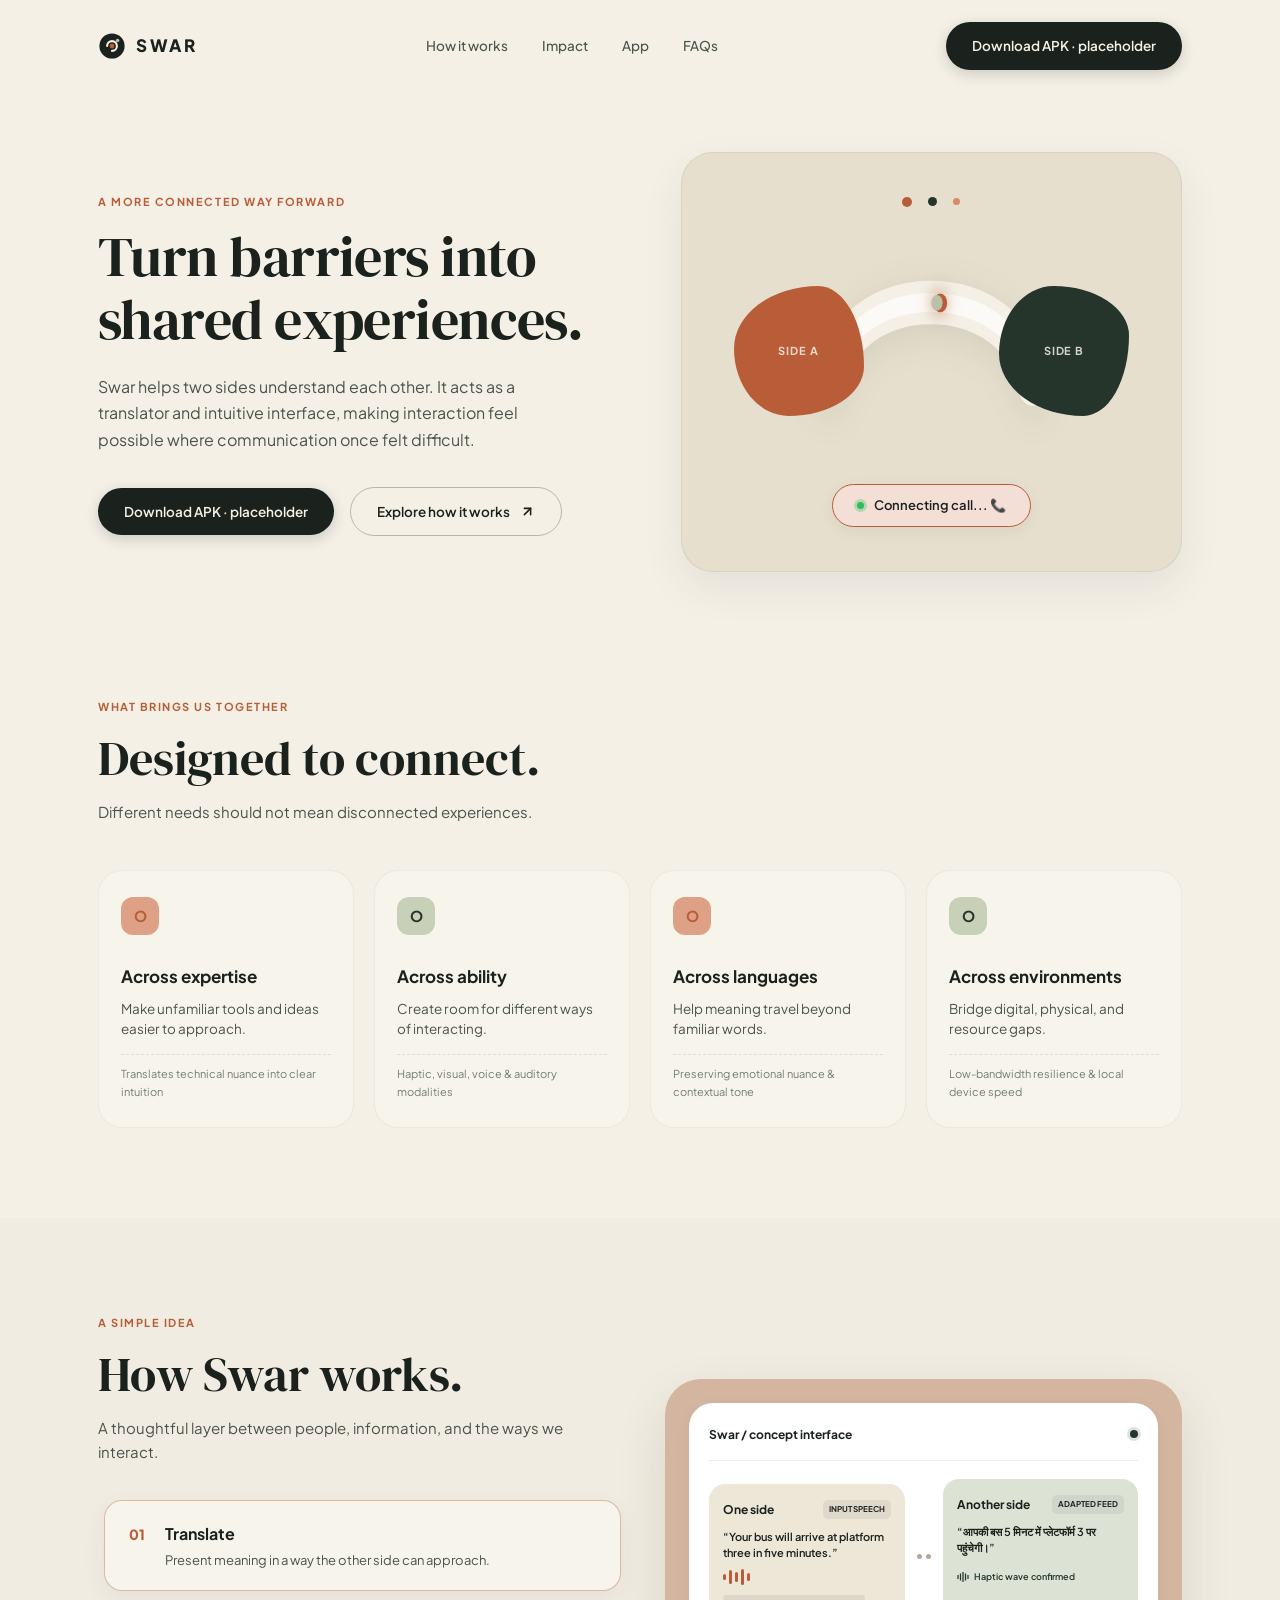
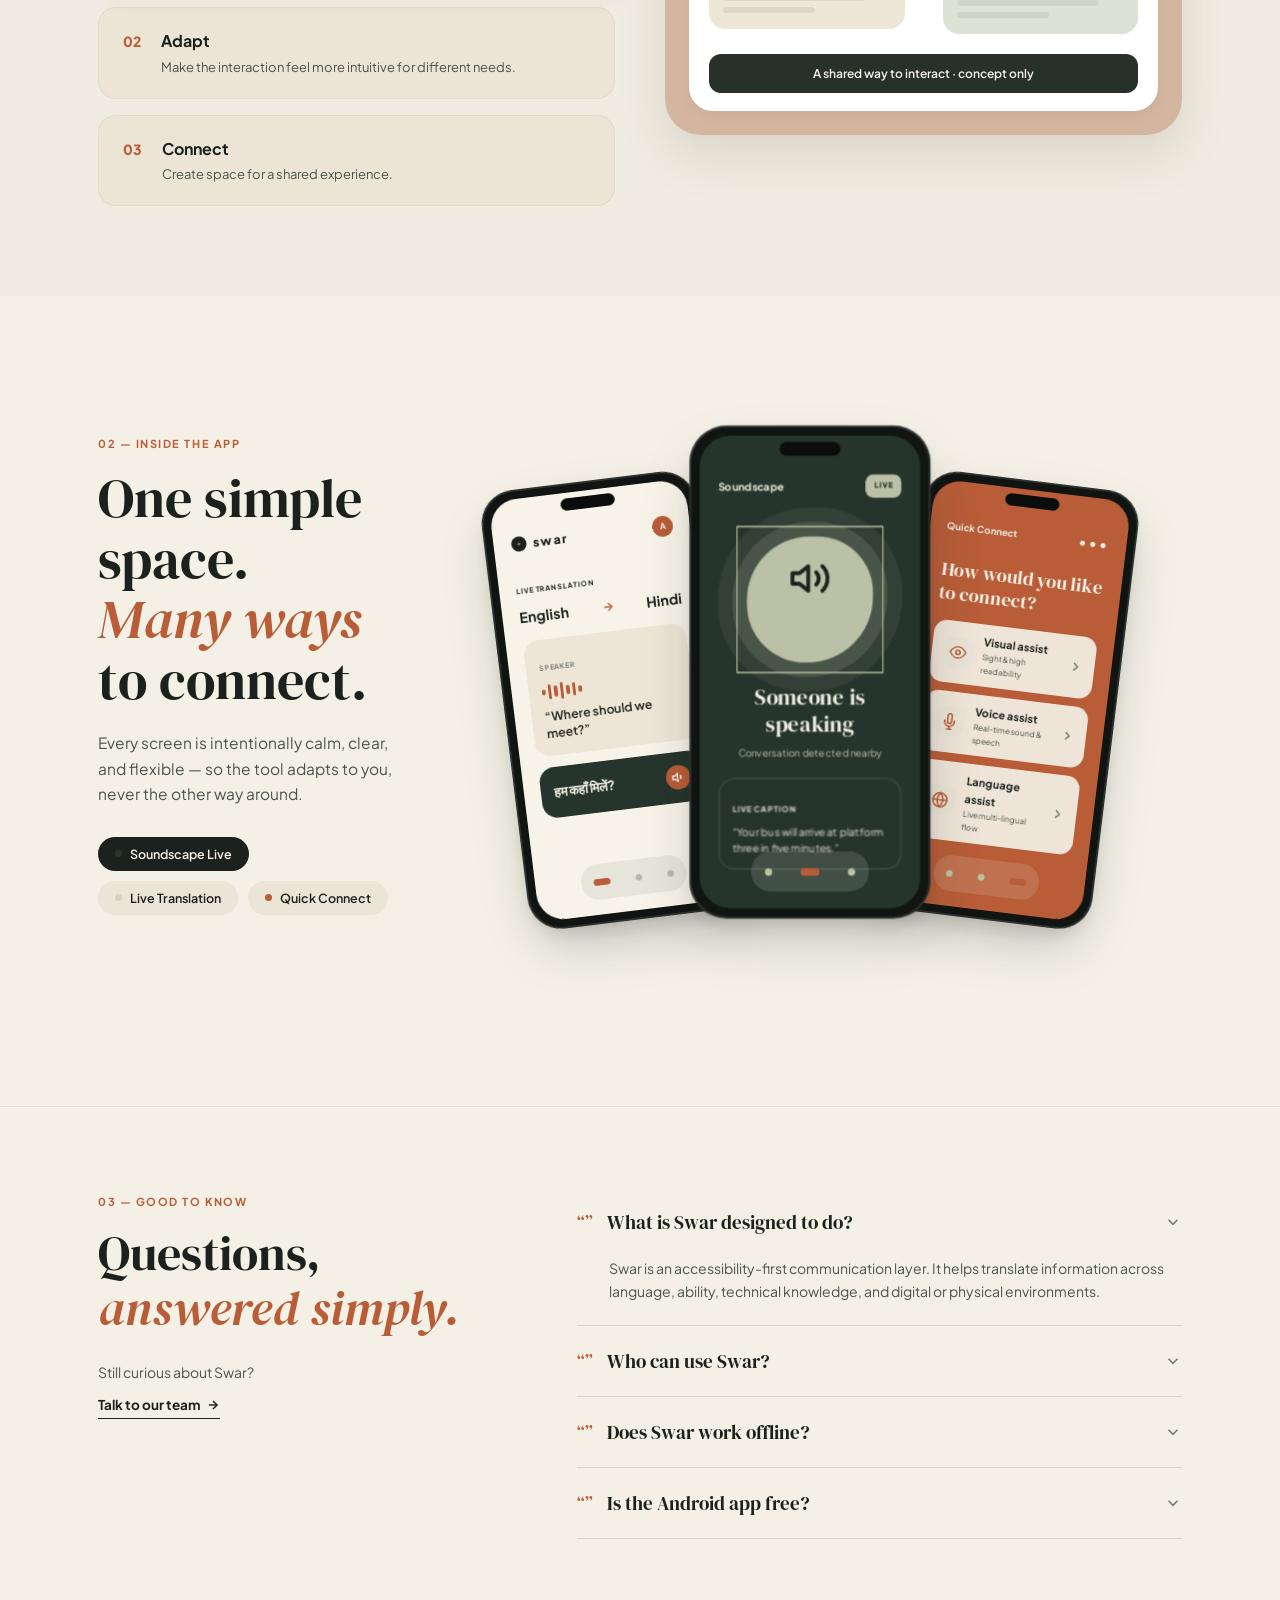
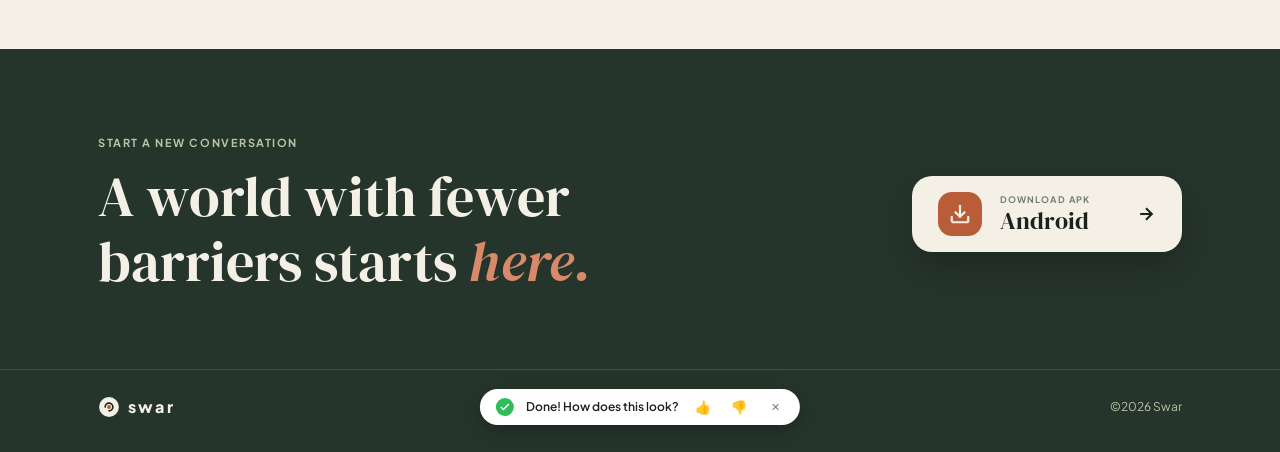
<file: index.html>
<!DOCTYPE html>
<html lang="en">
<head>
  <meta charset="UTF-8">
  <meta name="viewport" content="width=device-width, initial-scale=1.0">
  <title>Swar — Turn Barriers into Shared Experiences</title>
  <meta name="description" content="Swar connects two disconnected sides across expertise, physical ability, language, and environments. An intuitive translator and bridge turning barriers into shared experiences.">
  <link rel="preconnect" href="https://fonts.googleapis.com">
  <link rel="preconnect" href="https://fonts.gstatic.com" crossorigin>
  <link href="https://fonts.googleapis.com/css2?family=DM+Serif+Display:ital@0;1&family=Plus+Jakarta+Sans:ital,wght@0,400;0,500;0,600;0,700;1,400;1,600&display=swap" rel="stylesheet">
  <link rel="stylesheet" href="styles.css">
</head>
<body>


  <!-- Navigation Bar -->
  <header class="navbar" id="main-nav">
    <div class="nav-container">
      <a href="#" class="brand-logo" aria-label="Swar Home">
        <svg class="brand-mark" width="28" height="28" viewBox="0 0 40 40" fill="none" aria-hidden="true">
          <circle cx="20" cy="20" r="18" fill="var(--ink)" />
          <path d="M13 20C13 16.134 16.134 13 20 13C23.866 13 27 16.134 27 20C27 23.866 23.866 27 20 27" stroke="var(--cream)" stroke-width="3" stroke-linecap="round"/>
          <circle cx="20" cy="20" r="3.5" fill="var(--clay)"/>
          <circle cx="28" cy="12" r="2.5" fill="var(--olive-light)"/>
        </svg>
        <span class="brand-text">SWAR</span>
      </a>

      <nav class="nav-links" aria-label="Main Navigation">
        <a href="#how-it-works" class="nav-link">How it works</a>
        <a href="#impact" class="nav-link">Impact</a>
        <a href="#app" class="nav-link">App</a>
        <a href="#faqs" class="nav-link">FAQs</a>
      </nav>

      <div class="nav-actions">
        <a href="#download" class="btn btn-pill-dark">
          <span>Download APK · placeholder</span>
        </a>
      </div>
    </div>
  </header>

  <main>
    <!-- HERO SECTION -->
    <section class="hero-section" id="hero">
      <div class="container hero-grid">
        <div class="hero-content">
          <div class="eyebrow-tag">
            <span>A MORE CONNECTED WAY FORWARD</span>
          </div>
          <h1 class="hero-title">
            Turn barriers into<br>shared experiences.
          </h1>
          <p class="hero-description">
            Swar helps two sides understand each other. It acts as a translator and intuitive interface, making interaction feel possible where communication once felt difficult.
          </p>
          <div class="hero-ctas">
            <a href="#download" class="btn btn-pill-dark">
              <span>Download APK · placeholder</span>
            </a>
            <a href="#how-it-works" class="btn btn-pill-outline">
              <span>Explore how it works</span>
              <svg width="15" height="15" viewBox="0 0 24 24" fill="none" stroke="currentColor" stroke-width="2.5" stroke-linecap="round" stroke-linejoin="round" aria-hidden="true"><line x1="7" y1="17" x2="17" y2="7"></line><polyline points="7 7 17 7 17 17"></polyline></svg>
            </a>
          </div>
        </div>

        <!-- HERO GRAPHIC: 2 SIDES ONE SHARED SPACE ANIMATION -->
        <div class="hero-visual-card-wrap">
          <div class="hero-canvas-card" id="shared-space-card">
            <!-- Animated decorative dots -->
            <div class="canvas-floating-dots" aria-hidden="true">
              <span class="canvas-dot dot-clay dot-1"></span>
              <span class="canvas-dot dot-olive dot-2"></span>
              <span class="canvas-dot dot-clay-light dot-3"></span>
            </div>

            <!-- Two Sides Graphics with Connecting Arch & Pulse -->
            <div class="two-sides-scene">
              <!-- Left Side: Terracotta Blob -->
              <div class="side-blob blob-left" id="side-blob-a" title="Side A: One perspective">
                <span class="blob-caption">Side A</span>
                <div class="pulse-ring"></div>
              </div>

              <!-- Animated Connecting Bridge / Arch -->
              <div class="bridge-container">
                <svg class="bridge-arch-svg" viewBox="0 0 220 90" fill="none" preserveAspectRatio="none">
                  <path class="bridge-path-base" d="M 20 85 C 35 15, 185 15, 200 85" stroke="var(--cream)" stroke-width="28" stroke-linecap="round" />
                  <path class="bridge-path-glow" d="M 20 85 C 35 15, 185 15, 200 85" stroke="rgba(255,255,255,0.7)" stroke-width="12" stroke-linecap="round" />
                  <!-- Flowing communication particle -->
                  <circle class="bridge-particle" r="6" fill="var(--clay)">
                    <animateMotion path="M 20 85 C 35 15, 185 15, 200 85" dur="3.2s" repeatCount="indefinite" />
                  </circle>
                  <circle class="bridge-particle-reverse" r="5" fill="var(--olive-light)">
                    <animateMotion path="M 200 85 C 185 15, 35 15, 20 85" dur="3.6s" repeatCount="indefinite" />
                  </circle>
                </svg>
              </div>

              <!-- Right Side: Olive Blob -->
              <div class="side-blob blob-right" id="side-blob-b" title="Side B: The other perspective">
                <span class="blob-caption">Side B</span>
                <div class="pulse-ring"></div>
              </div>
            </div>

            <!-- Interactive Bridge Badge / Trigger -->
            <div class="shared-space-badge" id="shared-space-pill" role="button" tabindex="0" title="Click to trigger connection pulse">
              <span class="pulse-dot"></span>
              <span>Two sides. One shared space.</span>
            </div>
          </div>
        </div>
      </div>
    </section>

    <!-- SECTION: WHAT BRINGS US TOGETHER -->
    <section class="section section-pillars" id="impact">
      <div class="container">
        <div class="section-header">
          <div class="eyebrow-tag">
            <span>WHAT BRINGS US TOGETHER</span>
          </div>
          <h2 class="section-title">Designed to connect.</h2>
          <p class="section-subtitle">
            Different needs should not mean disconnected experiences.
          </p>
        </div>

        <div class="pillar-cards-grid">
          <!-- Card 1: Expertise -->
          <div class="pillar-card" tabindex="0">
            <div class="pillar-icon-badge badge-clay">
              <span class="pillar-letter">O</span>
            </div>
            <h3 class="pillar-title">Across expertise</h3>
            <p class="pillar-copy">Make unfamiliar tools and ideas easier to approach.</p>
            <div class="pillar-hint">Translates technical nuance into clear intuition</div>
          </div>

          <!-- Card 2: Ability -->
          <div class="pillar-card" tabindex="0">
            <div class="pillar-icon-badge badge-olive">
              <span class="pillar-letter">O</span>
            </div>
            <h3 class="pillar-title">Across ability</h3>
            <p class="pillar-copy">Create room for different ways of interacting.</p>
            <div class="pillar-hint">Haptic, visual, voice & auditory modalities</div>
          </div>

          <!-- Card 3: Languages -->
          <div class="pillar-card" tabindex="0">
            <div class="pillar-icon-badge badge-clay">
              <span class="pillar-letter">O</span>
            </div>
            <h3 class="pillar-title">Across languages</h3>
            <p class="pillar-copy">Help meaning travel beyond familiar words.</p>
            <div class="pillar-hint">Preserving emotional nuance & contextual tone</div>
          </div>

          <!-- Card 4: Environments -->
          <div class="pillar-card" tabindex="0">
            <div class="pillar-icon-badge badge-olive">
              <span class="pillar-letter">O</span>
            </div>
            <h3 class="pillar-title">Across environments</h3>
            <p class="pillar-copy">Bridge digital, physical, and resource gaps.</p>
            <div class="pillar-hint">Low-bandwidth resilience & local device speed</div>
          </div>
        </div>
      </div>
    </section>

    <!-- SECTION: HOW SWAR WORKS (A SIMPLE IDEA) -->
    <section class="section section-how-it-works" id="how-it-works">
      <div class="container how-grid">
        <div class="how-text-side">
          <div class="eyebrow-tag">
            <span>A SIMPLE IDEA</span>
          </div>
          <h2 class="section-title">How Swar works.</h2>
          <p class="section-subtitle">
            A thoughtful layer between people, information, and the ways we interact.
          </p>

          <div class="step-cards-stack">
            <!-- Step 1 -->
            <div class="step-card active" data-step="1" role="button" tabindex="0">
              <div class="step-number">01</div>
              <div class="step-info">
                <h3 class="step-heading">Translate</h3>
                <p class="step-desc">Present meaning in a way the other side can approach.</p>
              </div>
            </div>

            <!-- Step 2 -->
            <div class="step-card" data-step="2" role="button" tabindex="0">
              <div class="step-number">02</div>
              <div class="step-info">
                <h3 class="step-heading">Adapt</h3>
                <p class="step-desc">Make the interaction feel more intuitive for different needs.</p>
              </div>
            </div>

            <!-- Step 3 -->
            <div class="step-card" data-step="3" role="button" tabindex="0">
              <div class="step-number">03</div>
              <div class="step-info">
                <h3 class="step-heading">Connect</h3>
                <p class="step-desc">Create space for a shared experience.</p>
              </div>
            </div>
          </div>
        </div>

        <!-- Concept Interface Mockup -->
        <div class="how-interactive-side">
          <div class="concept-board-frame">
            <div class="concept-interface-card">
              <div class="concept-header">
                <span class="concept-title">Swar / concept interface</span>
                <span class="concept-status-dot"></span>
              </div>

              <!-- Interactive dual side simulator -->
              <div class="concept-panes-row">
                <!-- One side -->
                <div class="concept-pane pane-one" id="pane-side-a">
                  <div class="pane-label-row">
                    <span class="pane-name">One side</span>
                    <span class="pane-tag" id="side-a-tag">Input Speech</span>
                  </div>
                  <div class="pane-message" id="side-a-content">
                    <p class="pane-quote">“Your bus will arrive at platform three in five minutes.”</p>
                    <div class="pane-audio-bars">
                      <span></span><span></span><span></span><span></span><span></span>
                    </div>
                  </div>
                  <div class="pane-skeleton-lines">
                    <div class="sk-line sk-long"></div>
                    <div class="sk-line sk-short"></div>
                  </div>
                </div>

                <div class="concept-connector">
                  <span class="connector-dot"></span>
                  <span class="connector-dot"></span>
                </div>

                <!-- Another side -->
                <div class="concept-pane pane-another" id="pane-side-b">
                  <div class="pane-label-row">
                    <span class="pane-name">Another side</span>
                    <span class="pane-tag" id="side-b-tag">Adapted Feed</span>
                  </div>
                  <div class="pane-message" id="side-b-content">
                    <p class="pane-quote-hindi">“आपकी बस 5 मिनट में प्लेटफॉर्म 3 पर पहुंचेगी।”</p>
                    <div class="haptic-pill">
                      <svg width="12" height="12" viewBox="0 0 24 24" fill="none" stroke="currentColor" stroke-width="2.5"><path d="M12 2v20M17 5v14M7 5v14M22 8v8M2 8v8"/></svg>
                      <span>Haptic wave confirmed</span>
                    </div>
                  </div>
                  <div class="pane-skeleton-lines">
                    <div class="sk-line sk-long"></div>
                    <div class="sk-line sk-short"></div>
                  </div>
                </div>
              </div>

              <div class="concept-footer">
                <button class="concept-pill-btn" id="concept-trigger-btn">
                  <span>A shared way to interact · concept only</span>
                </button>
              </div>
            </div>
          </div>
        </div>
      </div>
    </section>

    <!-- SECTION: INSIDE THE APP (MOBILE SCREENS SLIDE & TUMBLE ANIMATION) -->
    <section class="section section-app-screens" id="app">
      <div class="container app-screens-grid">
        <div class="app-info-col">
          <div class="eyebrow-tag">
            <span>02 — INSIDE THE APP</span>
          </div>
          <h2 class="app-display-title">
            One simple space.<br>
            <span class="title-italic-accent">Many ways</span> to connect.
          </h2>
          <p class="app-copy">
            Every screen is intentionally calm, clear, and flexible — so the tool adapts to you, never the other way around.
          </p>

          <!-- Interactive Screen Switcher / Animation Trigger -->
          <div class="screen-selector-tabs" role="tablist" aria-label="Explore App Modes">
            <button class="screen-tab active" data-target="screen-olive" role="tab" aria-selected="true">
              <span class="tab-indicator indicator-olive"></span>
              <span>Soundscape Live</span>
            </button>
            <button class="screen-tab" data-target="screen-cream" role="tab" aria-selected="false">
              <span class="tab-indicator indicator-cream"></span>
              <span>Live Translation</span>
            </button>
            <button class="screen-tab" data-target="screen-clay" role="tab" aria-selected="false">
              <span class="tab-indicator indicator-clay"></span>
              <span>Quick Connect</span>
            </button>
          </div>

        </div>

        <!-- 3 MOBILE SCREENS SHOWCASE WITH SLIDE AND TUMBLE ANIMATION -->
        <div class="app-phones-stage" id="phones-stage" aria-label="3 Mobile Screens">
          <!-- PHONE 1: LEFT SCREEN (Live Translation / Cream Theme) -->
          <div class="phone-wrapper phone-left tumble-item" id="phone-1" style="--tumble-delay: 0.12s;">
            <div class="phone-hardware">
              <div class="phone-notch"></div>
              <div class="phone-screen screen-cream">
                <div class="phone-top phone-top-dark">
                  <div class="app-mini-brand">
                    <svg width="18" height="18" viewBox="0 0 40 40" fill="none">
                      <circle cx="20" cy="20" r="18" fill="var(--ink)" />
                      <circle cx="20" cy="20" r="3.5" fill="var(--clay)"/>
                    </svg>
                    <span class="mini-brand-name">swar</span>
                  </div>
                  <div class="top-avatar-dot">A</div>
                </div>

                <div class="phone-subhead">
                  <span class="micro-label">LIVE TRANSLATION</span>
                  <div class="lang-pill-row">
                    <span class="lang-name">English</span>
                    <svg class="lang-arrow" width="14" height="14" viewBox="0 0 24 24" fill="none" stroke="currentColor" stroke-width="2.5"><line x1="5" y1="12" x2="19" y2="12"></line><polyline points="12 5 19 12 12 19"></polyline></svg>
                    <span class="lang-name">Hindi</span>
                  </div>
                </div>

                <div class="translation-source-card">
                  <span class="speaker-tag">SPEAKER</span>
                  <div class="audio-waveform-mini">
                    <span></span><span></span><span></span><span></span><span></span><span></span><span></span>
                  </div>
                  <p class="source-phrase">“Where should we meet?”</p>
                </div>

                <div class="translation-result-card">
                  <p class="hindi-phrase">हम कहाँ मिलें?</p>
                  <button class="mini-speak-btn" aria-label="Pronounce translation">
                    <svg width="14" height="14" viewBox="0 0 24 24" fill="none" stroke="currentColor" stroke-width="2.5"><polygon points="11 5 6 9 2 9 2 15 6 15 11 19 11 5"></polygon><path d="M15.54 8.46a5 5 0 0 1 0 7.07"></path></svg>
                  </button>
                </div>

                <div class="screen-nav screen-nav-dark">
                  <span class="active-dot"></span>
                  <span></span>
                  <span></span>
                </div>
              </div>
            </div>
          </div>

          <!-- PHONE 2: CENTER SCREEN (Soundscape Live / Olive Green Theme - From User Code) -->
          <div class="phone-wrapper phone-center tumble-item" id="phone-2" style="--tumble-delay: 0s;">
            <div class="phone-hardware">
              <div class="phone-notch"></div>
              <div class="phone-screen screen-olive">
                <div class="phone-top phone-top-light">
                  <span class="screen-app-name">Soundscape</span>
                  <span class="live-pill">LIVE</span>
                </div>

                <div class="sound-orb" id="sound-orb-interactive" role="button" tabindex="0" title="Tap to test pulse">
                  <!-- Sound Icon -->
                  <svg width="40" height="40" viewBox="0 0 24 24" fill="none" stroke="currentColor" stroke-width="2.2" stroke-linecap="round" stroke-linejoin="round" class="orb-icon">
                    <polygon points="11 5 6 9 2 9 2 15 6 15 11 19 11 5"></polygon>
                    <path d="M19.07 4.93a10 10 0 0 1 0 14.14M15.54 8.46a5 5 0 0 1 0 7.07"></path>
                  </svg>
                  <div class="orb-pulsing-rings">
                    <span></span><span></span>
                  </div>
                </div>

                <h3 class="screen-title">
                  Someone is speaking
                </h3>

                <p class="screen-copy">
                  Conversation detected nearby
                </p>

                <div class="caption-card">
                  <span class="micro-label">LIVE CAPTION</span>
                  <p id="live-caption-stream">
                    “Your bus will arrive at platform three in five minutes.”
                  </p>
                </div>

                <div class="screen-nav screen-nav-light">
                  <span></span>
                  <span class="active-dot"></span>
                  <span></span>
                </div>
              </div>
            </div>
          </div>

          <!-- PHONE 3: RIGHT SCREEN (Quick Connect / Terracotta Clay Theme) -->
          <div class="phone-wrapper phone-right tumble-item" id="phone-3" style="--tumble-delay: 0.24s;">
            <div class="phone-hardware">
              <div class="phone-notch"></div>
              <div class="phone-screen screen-clay-theme">
                <div class="phone-top phone-top-light">
                  <span>Quick Connect</span>
                  <div class="dots-more">•••</div>
                </div>

                <h3 class="screen-title title-terracotta">
                  How would you like to connect?
                </h3>

                <div class="connect-options-list">
                  <div class="connect-opt-card" role="button" tabindex="0">
                    <div class="opt-icon-bubble">
                      <svg width="18" height="18" viewBox="0 0 24 24" fill="none" stroke="currentColor" stroke-width="2.2"><path d="M1 12s4-8 11-8 11 8 11 8-4 8-11 8-11-8-11-8z"></path><circle cx="12" cy="12" r="3"></circle></svg>
                    </div>
                    <div class="opt-text">
                      <strong class="opt-name">Visual assist</strong>
                      <span class="opt-detail">Sight & high readability</span>
                    </div>
                    <svg class="opt-chevron" width="16" height="16" viewBox="0 0 24 24" fill="none" stroke="currentColor" stroke-width="2.5"><polyline points="9 18 15 12 9 6"></polyline></svg>
                  </div>

                  <div class="connect-opt-card" role="button" tabindex="0">
                    <div class="opt-icon-bubble">
                      <svg width="18" height="18" viewBox="0 0 24 24" fill="none" stroke="currentColor" stroke-width="2.2"><path d="M12 1a3 3 0 0 0-3 3v8a3 3 0 0 0 6 0V4a3 3 0 0 0-3-3z"></path><path d="M19 10v2a7 7 0 0 1-14 0v-2"></path><line x1="12" y1="19" x2="12" y2="23"></line><line x1="8" y1="23" x2="16" y2="23"></line></svg>
                    </div>
                    <div class="opt-text">
                      <strong class="opt-name">Voice assist</strong>
                      <span class="opt-detail">Real-time sound & speech</span>
                    </div>
                    <svg class="opt-chevron" width="16" height="16" viewBox="0 0 24 24" fill="none" stroke="currentColor" stroke-width="2.5"><polyline points="9 18 15 12 9 6"></polyline></svg>
                  </div>

                  <div class="connect-opt-card" role="button" tabindex="0">
                    <div class="opt-icon-bubble">
                      <svg width="18" height="18" viewBox="0 0 24 24" fill="none" stroke="currentColor" stroke-width="2.2"><circle cx="12" cy="12" r="10"></circle><line x1="2" y1="12" x2="22" y2="12"></line><path d="M12 2a15.3 15.3 0 0 1 4 10 15.3 15.3 0 0 1-4 10 15.3 15.3 0 0 1-4-10 15.3 15.3 0 0 1 4-10z"></path></svg>
                    </div>
                    <div class="opt-text">
                      <strong class="opt-name">Language assist</strong>
                      <span class="opt-detail">Live multi-lingual flow</span>
                    </div>
                    <svg class="opt-chevron" width="16" height="16" viewBox="0 0 24 24" fill="none" stroke="currentColor" stroke-width="2.5"><polyline points="9 18 15 12 9 6"></polyline></svg>
                  </div>
                </div>

                <div class="screen-nav screen-nav-light">
                  <span></span>
                  <span></span>
                  <span class="active-dot"></span>
                </div>
              </div>
            </div>
          </div>
        </div>
      </div>
    </section>

    <!-- SECTION: QUESTIONS, ANSWERED SIMPLY (FAQS) -->
    <section class="section section-faqs" id="faqs">
      <div class="container faqs-grid">
        <div class="faqs-header-col">
          <div class="eyebrow-tag">
            <span>03 — GOOD TO KNOW</span>
          </div>
          <h2 class="section-title">
            Questions,<br>
            <span class="title-italic-accent">answered simply.</span>
          </h2>
          <p class="faqs-subtitle">Still curious about Swar?</p>
          <a href="#contact" class="link-with-arrow">
            <span>Talk to our team</span>
            <svg width="14" height="14" viewBox="0 0 24 24" fill="none" stroke="currentColor" stroke-width="2.5"><line x1="5" y1="12" x2="19" y2="12"></line><polyline points="12 5 19 12 12 19"></polyline></svg>
          </a>
        </div>

        <div class="faqs-list-col">
          <!-- Accordion 1 (Open by default) -->
          <div class="faq-item open" id="faq-1">
            <button class="faq-trigger" aria-expanded="true" aria-controls="faq-ans-1">
              <span class="faq-quote-mark" aria-hidden="true">“”</span>
              <span class="faq-question">What is Swar designed to do?</span>
              <svg class="faq-chevron" width="18" height="18" viewBox="0 0 24 24" fill="none" stroke="currentColor" stroke-width="2.2"><polyline points="18 15 12 9 6 15"></polyline></svg>
            </button>
            <div class="faq-content" id="faq-ans-1">
              <p>Swar is an accessibility-first communication layer. It helps translate information across language, ability, technical knowledge, and digital or physical environments.</p>
            </div>
          </div>

          <!-- Accordion 2 -->
          <div class="faq-item" id="faq-2">
            <button class="faq-trigger" aria-expanded="false" aria-controls="faq-ans-2">
              <span class="faq-quote-mark" aria-hidden="true">“”</span>
              <span class="faq-question">Who can use Swar?</span>
              <svg class="faq-chevron" width="18" height="18" viewBox="0 0 24 24" fill="none" stroke="currentColor" stroke-width="2.2"><polyline points="6 9 12 15 18 9"></polyline></svg>
            </button>
            <div class="faq-content" id="faq-ans-2" hidden>
              <p>Anyone navigating situations where typical communication falters: non-native speakers, deaf or hard-of-hearing individuals, elders facing technical jargon, field workers in loud spaces, and healthcare or civic navigators bridging information gaps.</p>
            </div>
          </div>

          <!-- Accordion 3 -->
          <div class="faq-item" id="faq-3">
            <button class="faq-trigger" aria-expanded="false" aria-controls="faq-ans-3">
              <span class="faq-quote-mark" aria-hidden="true">“”</span>
              <span class="faq-question">Does Swar work offline?</span>
              <svg class="faq-chevron" width="18" height="18" viewBox="0 0 24 24" fill="none" stroke="currentColor" stroke-width="2.2"><polyline points="6 9 12 15 18 9"></polyline></svg>
            </button>
            <div class="faq-content" id="faq-ans-3" hidden>
              <p>Yes. Swar’s core sound recognition, visual live-captions, and essential language translation operate on-device without cloud dependency, guaranteeing reliability in remote or zero-connectivity environments.</p>
            </div>
          </div>

          <!-- Accordion 4 -->
          <div class="faq-item" id="faq-4">
            <button class="faq-trigger" aria-expanded="false" aria-controls="faq-ans-4">
              <span class="faq-quote-mark" aria-hidden="true">“”</span>
              <span class="faq-question">Is the Android app free?</span>
              <svg class="faq-chevron" width="18" height="18" viewBox="0 0 24 24" fill="none" stroke="currentColor" stroke-width="2.2"><polyline points="6 9 12 15 18 9"></polyline></svg>
            </button>
            <div class="faq-content" id="faq-ans-4" hidden>
              <p>Yes, the core companion app is 100% free and open-source for community access. Our goal is universal accessibility without paywalls or intrusive data collection.</p>
            </div>
          </div>
        </div>
      </div>
    </section>

    <!-- SECTION: DARK FOREST GREEN CALL TO ACTION BANNER -->
    <section class="section-cta-dark" id="download">
      <div class="container cta-dark-inner">
        <div class="cta-text-side">
          <div class="cta-eyebrow">START A NEW CONVERSATION</div>
          <h2 class="cta-headline">
            A world with fewer<br>
            barriers starts <span class="cta-italic-clay">here.</span>
          </h2>
        </div>

        <div class="cta-action-side">
          <a href="#apk-download-modal" class="download-card-pill" id="apk-download-link">
            <div class="download-badge-icon">
              <svg width="22" height="22" viewBox="0 0 24 24" fill="none" stroke="currentColor" stroke-width="2.4" stroke-linecap="round" stroke-linejoin="round">
                <path d="M21 15v4a2 2 0 0 1-2 2H5a2 2 0 0 1-2-2v-4"></path>
                <polyline points="7 10 12 15 17 10"></polyline>
                <line x1="12" y1="15" x2="12" y2="3"></line>
              </svg>
            </div>
            <div class="download-text-group">
              <span class="download-micro-text">DOWNLOAD APK</span>
              <strong class="download-platform-name">Android</strong>
            </div>
            <div class="download-arrow">
              <svg width="20" height="20" viewBox="0 0 24 24" fill="none" stroke="currentColor" stroke-width="2.5"><line x1="5" y1="12" x2="19" y2="12"></line><polyline points="12 5 19 12 12 19"></polyline></svg>
            </div>
          </a>
        </div>
      </div>

      <!-- FOOTER -->
      <footer class="footer-bar">
        <div class="container footer-content">
          <div class="footer-brand">
            <svg class="brand-mark-mini" width="22" height="22" viewBox="0 0 40 40" fill="none">
              <circle cx="20" cy="20" r="18" fill="var(--cream)" />
              <path d="M13 20C13 16.134 16.134 13 20 13C23.866 13 27 16.134 27 20C27 23.866 23.866 27 20 27" stroke="var(--ink)" stroke-width="3" stroke-linecap="round"/>
              <circle cx="20" cy="20" r="3.5" fill="var(--clay)"/>
            </svg>
            <span class="footer-logo-text">swar</span>
          </div>

          <!-- Bottom floating status toast as shown in the screenshot -->
          <div class="footer-status-pill" id="footer-toast">
            <span class="toast-check">
              <svg width="12" height="12" viewBox="0 0 24 24" fill="none" stroke="currentColor" stroke-width="3"><polyline points="20 6 9 17 4 12"></polyline></svg>
            </span>
            <span class="toast-label">Done! How does this look?</span>
            <button class="toast-btn toast-thumbs-up" aria-label="Thumbs up">👍</button>
            <button class="toast-btn toast-thumbs-down" aria-label="Thumbs down">👎</button>
            <button class="toast-btn toast-close" id="close-toast" aria-label="Close notification">✕</button>
          </div>

          <div class="footer-copyright">
            <span>©2026 Swar</span>
          </div>
        </div>
      </footer>
    </section>
  </main>

  <!-- Interactive Modal for APK placeholder -->
  <dialog class="modal-dialog" id="apk-modal">
    <div class="modal-card">
      <div class="modal-header">
        <h3 class="modal-title">Swar Android Companion</h3>
        <button class="modal-close-btn" id="modal-close" aria-label="Close modal">✕</button>
      </div>
      <p class="modal-desc">
        This is an interactive demonstrator representing the Swar communication bridge. The production APK connects dual-screen devices and wireless microphones in real time.
      </p>
      <div class="modal-specs">
        <div class="spec-row"><span>Version:</span> <strong>v1.2.0-preview</strong></div>
        <div class="spec-row"><span>Size:</span> <strong>14.8 MB</strong></div>
        <div class="spec-row"><span>Platform:</span> <strong>Android 10+ (Offline Ready)</strong></div>
      </div>
      <button class="btn btn-pill-dark btn-full-width" id="sim-download-btn">Simulate APK Package Download</button>
    </div>
  </dialog>

  <script src="app.js"></script>
</body>
</html>
</file>
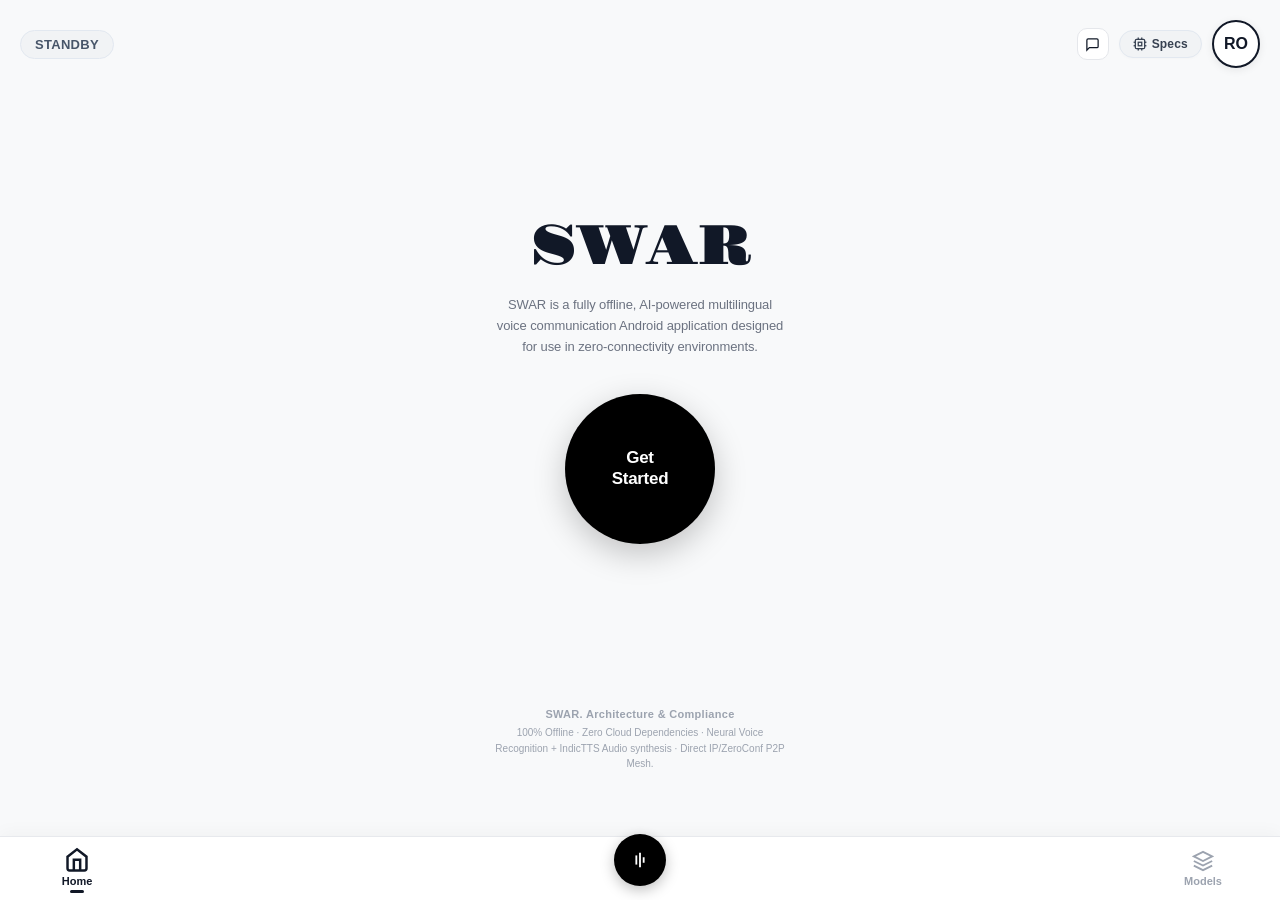
<file: mobile/app/src/main/assets/index.html>
<!doctype html>
<html lang="en">

<head>
  <meta charset="UTF-8">
  <meta name="viewport" content="width=device-width, initial-scale=1, viewport-fit=cover, user-scalable=no">
  <meta http-equiv="Content-Security-Policy"
    content="default-src 'none'; script-src 'unsafe-inline'; style-src 'unsafe-inline'; font-src data:; connect-src 'none'; img-src data:">
  <title>SWAR</title>
  <style>
    @font-face {
      font-family: 'Gravitas One';
      font-style: normal;
      font-weight: 400;
      src: url('[data-uri]') format('woff2');
    }

    :root {
      --bg: #f8f9fa;
      --card-bg: #ffffff;
      --border: #e5e7eb;
      --border-subtle: #f1f3f5;
      --text: #111827;
      --text-muted: #6b7280;
      --text-light: #9ca3af;
      --primary: #000000;
      --primary-hover: #1f2937;
      --accent-emerald: #10b981;
      --emerald-light: #ecfdf5;
      --emerald-border: #a7f3d0;
      --emerald-text: #059669;
      --font-sans: -apple-system, BlinkMacSystemFont, 'Segoe UI', Roboto, 'Helvetica Neue', Arial, sans-serif;
    }

    *,
    *::before,
    *::after {
      box-sizing: border-box;
      margin: 0;
      padding: 0;
      -webkit-tap-highlight-color: transparent !important;
      -webkit-tap-highlight-color: rgba(0, 0, 0, 0) !important;
      -webkit-touch-callout: none !important;
    }

    *:focus,
    *:focus-visible,
    *:active {
      outline: none !important;
      -webkit-tap-highlight-color: transparent !important;
    }

    ::selection {
      background: transparent;
    }

    ::-moz-selection {
      background: transparent;
    }

    html {
      box-sizing: border-box;
      overflow-x: hidden;
      overflow-y: scroll;
      -webkit-overflow-scrolling: touch;
      overscroll-behavior-y: none;
    }

    body {
      margin: 0;
      padding: 16px 16px 90px;
      overflow-x: hidden;
      overflow-y: auto;
      -webkit-overflow-scrolling: touch;
      background-color: var(--bg);
      color: var(--text);
      font-family: var(--font-sans);
      -webkit-font-smoothing: antialiased;
      user-select: none;
      -webkit-user-select: none;
      -webkit-tap-highlight-color: transparent !important;
      -webkit-touch-callout: none !important;
    }

    /* Boot isolation: Prevent touches during startup boot animation */
    body.app-booting,
    body.app-booting * {
      pointer-events: none !important;
      touch-action: none !important;
      user-select: none !important;
      -webkit-user-select: none !important;
    }

    button,
    input,
    select,
    textarea {
      font-family: inherit;
      -webkit-tap-highlight-color: transparent !important;
      outline: none !important;
    }

    button {
      cursor: pointer;
      touch-action: manipulation;
    }

    button:disabled {
      opacity: 0.45;
      cursor: not-allowed;
    }

    #viewContainer {
      position: relative;
      width: 100%;
    }

    .view-page {
      width: 100%;
      box-sizing: border-box;
    }

    .view-page.page-exit {
      position: absolute;
      left: 0;
      right: 0;
      width: 100%;
      pointer-events: none;
      z-index: 1;
    }

    .page-exit-left,
    .page-exit-right,
    .page-exit-specs,
    .page-enter-right,
    .page-enter-left,
    .page-enter-specs {
      will-change: transform, opacity;
      backface-visibility: hidden;
      -webkit-backface-visibility: hidden;
    }

    .page-exit-left {
      animation: pageExitToLeft 0.16s cubic-bezier(0.4, 0, 1, 1) forwards;
    }

    .page-exit-right {
      animation: pageExitToRight 0.16s cubic-bezier(0.4, 0, 1, 1) forwards;
    }

    .page-enter-right {
      position: relative;
      z-index: 2;
      animation: pageEnterFromRight 0.28s cubic-bezier(0.16, 1, 0.3, 1) forwards;
    }

    .page-enter-left {
      position: relative;
      z-index: 2;
      animation: pageEnterFromLeft 0.28s cubic-bezier(0.16, 1, 0.3, 1) forwards;
    }

    .page-enter-specs {
      position: relative;
      z-index: 2;
      animation: pageEnterSpecs 0.28s cubic-bezier(0.16, 1, 0.3, 1) forwards;
    }

    .page-exit-specs {
      animation: pageExitSpecs 0.16s cubic-bezier(0.4, 0, 1, 1) forwards;
    }

    @keyframes pageExitToLeft {
      0% {
        opacity: 1;
        transform: translate3d(0, 0, 0) scale(1);
      }

      100% {
        opacity: 0;
        transform: translate3d(-24px, 0, 0) scale(0.985);
      }
    }

    @keyframes pageExitToRight {
      0% {
        opacity: 1;
        transform: translate3d(0, 0, 0) scale(1);
      }

      100% {
        opacity: 0;
        transform: translate3d(24px, 0, 0) scale(0.985);
      }
    }

    @keyframes pageEnterFromRight {
      0% {
        opacity: 0;
        transform: translate3d(28px, 0, 0) scale(0.988);
      }

      50% {
        opacity: 0.95;
      }

      100% {
        opacity: 1;
        transform: translate3d(0, 0, 0) scale(1);
      }
    }

    @keyframes pageEnterFromLeft {
      0% {
        opacity: 0;
        transform: translate3d(-28px, 0, 0) scale(0.988);
      }

      50% {
        opacity: 0.95;
      }

      100% {
        opacity: 1;
        transform: translate3d(0, 0, 0) scale(1);
      }
    }

    @keyframes pageEnterSpecs {
      0% {
        opacity: 0;
        transform: translate3d(0, 20px, 0) scale(0.98);
      }

      100% {
        opacity: 1;
        transform: translate3d(0, 0, 0) scale(1);
      }
    }

    @keyframes pageExitSpecs {
      0% {
        opacity: 1;
        transform: translate3d(0, 0, 0) scale(1);
      }

      100% {
        opacity: 0;
        transform: translate3d(0, 16px, 0) scale(0.985);
      }
    }

    /* Staged micro-animations on inner components for living interface */
    .page-enter-right #radarScreen,
    .page-enter-left #radarScreen {
      animation: radarScreenBloom 0.38s cubic-bezier(0.16, 1, 0.3, 1);
    }

    @keyframes radarScreenBloom {
      0% {
        transform: scale(0.93);
        opacity: 0.85;
      }

      100% {
        transform: scale(1);
        opacity: 1;
      }
    }

    .page-enter-right .btn-circle-action,
    .page-enter-left .btn-circle-action {
      animation: circleActionPop 0.38s cubic-bezier(0.34, 1.56, 0.64, 1);
    }

    @keyframes circleActionPop {
      0% {
        transform: scale(0.86);
        opacity: 0.6;
      }

      100% {
        transform: scale(1);
        opacity: 1;
      }
    }

    .page-enter-right .pack-item,
    .page-enter-left .pack-item {
      animation: packCascade 0.22s cubic-bezier(0.16, 1, 0.3, 1) both;
    }

    .page-enter-right .pack-item:nth-child(1),
    .page-enter-left .pack-item:nth-child(1) {
      animation-delay: 0.02s;
    }

    .page-enter-right .pack-item:nth-child(2),
    .page-enter-left .pack-item:nth-child(2) {
      animation-delay: 0.035s;
    }

    .page-enter-right .pack-item:nth-child(3),
    .page-enter-left .pack-item:nth-child(3) {
      animation-delay: 0.05s;
    }

    .page-enter-right .pack-item:nth-child(4),
    .page-enter-left .pack-item:nth-child(4) {
      animation-delay: 0.065s;
    }

    .page-enter-right .pack-item:nth-child(5),
    .page-enter-left .pack-item:nth-child(5) {
      animation-delay: 0.08s;
    }

    .page-enter-right .pack-item:nth-child(6),
    .page-enter-left .pack-item:nth-child(6) {
      animation-delay: 0.095s;
    }

    .page-enter-right .pack-item:nth-child(7),
    .page-enter-left .pack-item:nth-child(7) {
      animation-delay: 0.11s;
    }

    .page-enter-right .pack-item:nth-child(8),
    .page-enter-left .pack-item:nth-child(8) {
      animation-delay: 0.125s;
    }

    .page-enter-right .pack-item:nth-child(9),
    .page-enter-left .pack-item:nth-child(9) {
      animation-delay: 0.14s;
    }

    .page-enter-right .pack-item:nth-child(10),
    .page-enter-left .pack-item:nth-child(10) {
      animation-delay: 0.155s;
    }

    .page-enter-right .pack-item:nth-child(11),
    .page-enter-left .pack-item:nth-child(11) {
      animation-delay: 0.17s;
    }

    .page-enter-right .models-diagnostics,
    .page-enter-left .models-diagnostics {
      animation: packCascade 0.22s cubic-bezier(0.16, 1, 0.3, 1) both;
      animation-delay: 0.19s;
    }

    @keyframes packCascade {
      0% {
        opacity: 0;
        transform: translateY(12px);
      }

      100% {
        opacity: 1;
        transform: translateY(0);
      }
    }

    /* Hero Get-Started Circle to Radar Morph Transition */
    .radar-morph-overlay {
      position: absolute;
      inset: -1px;
      border-radius: 50%;
      background: #000000;
      display: flex;
      align-items: center;
      justify-content: center;
      z-index: 100;
      pointer-events: none;
      box-shadow: 0 10px 32px rgba(0, 0, 0, 0.22);
      will-change: opacity;
      -webkit-backface-visibility: hidden;
      backface-visibility: hidden;
      transform: translateZ(0);
    }

    .radar-morph-overlay-text {
      font-size: 17px;
      font-weight: 700;
      line-height: 1.22;
      letter-spacing: -0.3px;
      color: #ffffff;
      text-align: center;
      user-select: none;
      -webkit-user-select: none;
      transform-origin: center center;
      will-change: opacity;
    }

    .radar-morph-home-exit .hero-brand-title,
    .radar-morph-home-exit .hero-desc,
    .radar-morph-home-exit .home-compliance-footer {
      opacity: 0 !important;
      transform: translateY(-16px) scale(0.97) !important;
      transition: opacity 0.2s ease-in, transform 0.2s ease-in !important;
    }

    .radar-morph-active #radarScreen {
      animation: none !important;
      will-change: transform;
      -webkit-backface-visibility: hidden;
      backface-visibility: hidden;
      transform: translateZ(0);
    }

    .radar-morph-active #radarCardUnit {
      background: transparent !important;
      border-color: transparent !important;
      box-shadow: none !important;
      transition: background 0.24s ease, border-color 0.24s ease;
    }

    .radar-morph-active #radarCardUnit>*:not(.radar-wrapper) {
      opacity: 0 !important;
      transform: translateY(8px) !important;
      transition: opacity 0.2s ease, transform 0.2s cubic-bezier(0.16, 1, 0.3, 1) !important;
    }

    .radar-morph-active #radarStatusSub,
    .radar-morph-active .radar-lang-bar,
    .radar-morph-active .ptt-capsule-wrapper,
    .radar-morph-active #pttStatusLabel,
    .radar-morph-active .card,
    .radar-morph-active #transcriptPreview,
    .radar-morph-active #rssiBadge {
      opacity: 0 !important;
      transform: translateY(10px) !important;
      transition: opacity 0.2s ease, transform 0.2s cubic-bezier(0.16, 1, 0.3, 1) !important;
    }

    .radar-morph-reveal #radarCardUnit {
      background: #ffffff !important;
      border-color: #e2e8f0 !important;
      box-shadow: 0 4px 16px rgba(0, 0, 0, 0.04) !important;
    }

    .radar-morph-reveal #radarCardUnit>*:not(.radar-wrapper) {
      opacity: 1 !important;
      transform: translateY(0) !important;
    }

    .radar-morph-reveal #radarStatusSub,
    .radar-morph-reveal .radar-lang-bar,
    .radar-morph-reveal .ptt-capsule-wrapper,
    .radar-morph-reveal #pttStatusLabel,
    .radar-morph-reveal .card,
    .radar-morph-reveal #transcriptPreview,
    .radar-morph-reveal #rssiBadge {
      opacity: 1 !important;
      transform: translateY(0) !important;
    }

    .radar-morph-reveal #rssiBadge {
      transition-delay: 0.02s !important;
    }

    .radar-morph-reveal #radarStatusSub {
      transition-delay: 0.04s !important;
    }

    .radar-morph-reveal .radar-lang-bar {
      transition-delay: 0.07s !important;
    }

    .radar-morph-reveal .ptt-capsule-wrapper {
      transition-delay: 0.10s !important;
    }

    .radar-morph-reveal #pttStatusLabel {
      transition-delay: 0.13s !important;
    }

    .radar-morph-reveal #transcriptPreview {
      transition-delay: 0.16s !important;
    }

    .radar-morph-reveal .card {
      transition-delay: 0.19s !important;
    }


    /* Top Universal Header */
    .top-header {
      display: flex;
      align-items: center;
      justify-content: space-between;
      padding: 4px 4px 12px;
      min-height: 48px;
    }

    .header-left-slot {
      display: flex;
      align-items: center;
      gap: 8px;
    }

    .home-hero-container {
      display: flex;
      flex-direction: column;
      align-items: center;
      justify-content: center;
      text-align: center;
      min-height: calc(100vh - 300px);
      padding: 12px 12px 10px;
      box-sizing: border-box;
    }

    .home-compliance-footer {
      margin: 28px auto 0;
      max-width: 320px;
      text-align: center;
      padding: 0 12px;
    }

    .compliance-footer-title {
      font-size: 11px;
      font-weight: 700;
      letter-spacing: 0.3px;
      color: var(--text-light);
      margin-bottom: 5px;
    }

    .compliance-footer-text {
      font-size: 10px;
      color: var(--text-light);
      line-height: 1.55;
      margin: 0;
      font-weight: 400;
    }

    .hero-brand-title {
      font-family: 'Gravitas One', cursive, serif;
      font-size: 56px;
      font-weight: 400;
      letter-spacing: -1px;
      color: var(--text);
      line-height: 1.05;
      margin-bottom: 18px;
    }

    .hero-brand-title .brand-dot {
      color: var(--accent-emerald);
    }

    .hero-desc {
      font-size: 13px;
      color: var(--text-muted);
      line-height: 1.6;
      width: 320px;
      max-width: 90%;
      margin: 0 auto 36px;
      text-align: center;
      font-weight: 450;
      letter-spacing: -0.1px;
    }

    .btn-circle-action {
      width: 150px;
      height: 150px;
      min-width: 150px;
      min-height: 150px;
      border-radius: 50%;
      background: var(--primary);
      color: #ffffff;
      border: none;
      font-size: 17px;
      font-weight: 700;
      line-height: 1.22;
      letter-spacing: -0.3px;
      display: inline-flex;
      flex-direction: column;
      align-items: center;
      justify-content: center;
      text-align: center;
      box-shadow: 0 10px 32px rgba(0, 0, 0, 0.22);
      transition: transform 0.22s cubic-bezier(0.34, 1.56, 0.64, 1), background 0.15s ease, box-shadow 0.22s ease;
      cursor: pointer;
      user-select: none;
      -webkit-user-select: none;
      touch-action: manipulation;
      -webkit-tap-highlight-color: transparent;
      animation: getStartedBreathe 3.6s ease-in-out infinite;
    }

    @keyframes getStartedBreathe {

      0%,
      100% {
        box-shadow: 0 10px 32px rgba(0, 0, 0, 0.22), 0 0 0 0 rgba(16, 185, 129, 0.25);
      }

      50% {
        box-shadow: 0 14px 38px rgba(0, 0, 0, 0.28), 0 0 0 10px rgba(16, 185, 129, 0.12);
      }
    }

    .btn-circle-action:active {
      transform: scale(0.92) !important;
      background: var(--primary-hover);
      box-shadow: 0 3px 10px rgba(0, 0, 0, 0.12) !important;
    }

    .header-brand {
      display: flex;
      flex-direction: column;
    }

    .header-title {
      font-size: 20px;
      font-weight: 800;
      letter-spacing: -0.5px;
      color: var(--text);
    }

    .header-subtitle {
      font-size: 11px;
      color: var(--text-muted);
      font-weight: 500;
      margin-top: 1px;
    }

    .header-actions {
      display: flex;
      align-items: center;
      gap: 10px;
    }

    .header-pill {
      font-size: 13px;
      font-weight: 700;
      padding: 6px 14px;
      border-radius: 9999px;
      display: inline-flex;
      align-items: center;
      gap: 6px;
      letter-spacing: 0.3px;
    }

    .pill-emerald {
      background: var(--emerald-light);
      border: 1px solid var(--emerald-border);
      color: var(--emerald-text);
    }

    .pill-neutral {
      background: #f1f3f5;
      border: 1px solid #e2e8f0;
      color: #475569;
    }

    .header-specs-btn {
      background: #f1f3f5;
      border: 1px solid #e2e8f0;
      color: #374151;
      border-radius: 9999px;
      padding: 6px 13px;
      font-size: 12px;
      font-weight: 700;
      display: inline-flex;
      align-items: center;
      gap: 5px;
      cursor: pointer;
      letter-spacing: 0.2px;
      transition: all 0.2s cubic-bezier(0.16, 1, 0.3, 1);
      -webkit-tap-highlight-color: transparent !important;
      outline: none !important;
      box-shadow: 0 1px 3px rgba(0, 0, 0, 0.02);
    }

    .header-specs-btn svg {
      width: 14px;
      height: 14px;
      stroke-width: 2.2;
    }

    .header-specs-btn:active {
      transform: scale(0.93);
      background: #e5e7eb;
    }

    .header-specs-btn.active {
      background: #111827;
      color: #ffffff;
      border-color: #111827;
      box-shadow: 0 2px 8px rgba(0, 0, 0, 0.15);
    }

    .header-specs-btn.active svg {
      stroke: #34d399;
    }

    .header-avatar {
      width: 48px;
      height: 48px;
      min-width: 48px;
      min-height: 48px;
      border-radius: 50%;
      background: #ffffff;
      border: 2px solid #111827;
      color: #111827;
      display: flex;
      align-items: center;
      justify-content: center;
      font-weight: 800;
      font-size: 16px;
      box-shadow: 0 2px 8px rgba(0, 0, 0, 0.08);
      transition: transform 0.15s ease;
      -webkit-tap-highlight-color: transparent !important;
      outline: none !important;
    }

    .header-avatar:active {
      transform: scale(0.92);
    }

    /* Cards */
    .card {
      background: var(--card-bg);
      border: 1px solid var(--border);
      border-radius: 20px;
      padding: 16px;
      margin-bottom: 12px;
      box-shadow: 0 2px 8px rgba(0, 0, 0, 0.03);
      transition: transform 0.2s cubic-bezier(0.16, 1, 0.3, 1), box-shadow 0.2s ease;
    }

    .card:active {
      transform: scale(0.995);
    }

    /* Buttons */
    .btn-pill {
      background: var(--primary);
      color: #ffffff;
      border: none;
      border-radius: 9999px;
      padding: 12px 24px;
      font-size: 14px;
      font-weight: 600;
      display: inline-flex;
      align-items: center;
      justify-content: center;
      gap: 8px;
      transition: transform 0.2s cubic-bezier(0.34, 1.56, 0.64, 1), background 0.15s ease, box-shadow 0.15s ease;
      box-shadow: 0 4px 12px rgba(0, 0, 0, 0.12);
    }

    .btn-pill:active {
      transform: scale(0.95);
      background: var(--primary-hover);
    }

    .btn-pill.full-width {
      width: 100%;
    }

    .btn-outline {
      background: #ffffff;
      color: var(--text);
      border: 1px solid var(--border);
      border-radius: 12px;
      padding: 10px 14px;
      font-size: 12px;
      font-weight: 600;
      display: inline-flex;
      align-items: center;
      justify-content: center;
      gap: 6px;
      transition: background 0.15s ease, transform 0.15s cubic-bezier(0.16, 1, 0.3, 1), box-shadow 0.15s ease;
    }

    .btn-outline:active {
      background: #f3f4f6;
      transform: scale(0.96);
    }

    /* Modern Toggle Switches */
    .switch-container {
      display: flex;
      align-items: center;
      justify-content: space-between;
    }

    .switch {
      position: relative;
      display: inline-block;
      width: 44px;
      height: 24px;
      flex-shrink: 0;
    }

    .switch input {
      opacity: 0;
      width: 0;
      height: 0;
    }

    .slider {
      position: absolute;
      cursor: pointer;
      inset: 0;
      background-color: #e5e7eb;
      transition: .25s;
      border-radius: 24px;
    }

    .slider:before {
      position: absolute;
      content: "";
      height: 18px;
      width: 18px;
      left: 3px;
      bottom: 3px;
      background-color: white;
      box-shadow: 0 1px 3px rgba(0, 0, 0, 0.15);
      transition: .25s;
      border-radius: 50%;
    }

    input:checked+.slider {
      background-color: #111827;
    }

    input:checked+.slider:before {
      transform: translateX(20px);
    }

    /* Capsule PTT Unit with Swipe-Right Lock */
    .ptt-capsule-wrapper {
      width: 100%;
      max-width: 380px;
      margin: 22px auto 14px;
      user-select: none;
      -webkit-user-select: none;
      touch-action: pan-y;
    }

    .ptt-capsule-track {
      position: relative;
      height: 74px;
      background: #f1f3f5;
      border: 2px solid #e2e8f0;
      border-radius: 9999px;
      display: flex;
      align-items: center;
      padding: 5px;
      overflow: hidden;
      transition: background-color 0.2s ease, border-color 0.2s ease, box-shadow 0.2s ease;
      touch-action: pan-y;
    }

    .ptt-capsule-track.active {
      background: #e6fcf5;
      border-color: #10b981;
      box-shadow: 0 0 0 3px rgba(16, 185, 129, 0.15);
    }

    .ptt-capsule-track.locked {
      background: #e6fcf5;
      border-color: #10b981;
      box-shadow: 0 0 0 3px rgba(16, 185, 129, 0.2);
    }

    .ptt-lock-track-hint {
      position: absolute;
      right: 12px;
      top: 0;
      bottom: 0;
      display: flex;
      align-items: center;
      gap: 6px;
      pointer-events: none;
      transition: opacity 0.3s cubic-bezier(0.16, 1, 0.3, 1), transform 0.3s cubic-bezier(0.16, 1, 0.3, 1);
      opacity: 0.85;
      z-index: 1;
    }

    .ptt-capsule-track.active .ptt-lock-track-hint {
      opacity: 1;
    }

    .ptt-capsule-track.locked .ptt-lock-track-hint {
      opacity: 0;
      transform: scale(0.85) translateX(12px);
      pointer-events: none;
    }

    /* Runway Swipe Chevrons Lighting Up Towards Lock */
    .ptt-swipe-arrows {
      display: flex;
      align-items: center;
      gap: 2px;
    }

    .ptt-arrow-chevron {
      width: 17px;
      height: 17px;
      color: #9ca3af;
      opacity: 0.3;
      transform: translateX(0);
      animation: pttRunway 1.8s infinite ease-in-out;
      transition: color 0.2s ease, opacity 0.2s ease;
    }

    .ptt-arrow-chevron:nth-child(1) {
      animation-delay: 0s;
    }

    .ptt-arrow-chevron:nth-child(2) {
      animation-delay: 0.24s;
    }

    .ptt-arrow-chevron:nth-child(3) {
      animation-delay: 0.48s;
    }

    @keyframes pttRunway {

      0%,
      100% {
        opacity: 0.25;
        color: #9ca3af;
        transform: translateX(0);
        filter: none;
      }

      35% {
        opacity: 0.95;
        color: #059669;
        transform: translateX(3px);
        filter: drop-shadow(0 0 4px rgba(16, 185, 129, 0.45));
      }

      70% {
        opacity: 0.25;
        color: #9ca3af;
        transform: translateX(0);
        filter: none;
      }
    }

    .ptt-capsule-track.active .ptt-arrow-chevron {
      animation: pttRunwayActive 1.1s infinite cubic-bezier(0.16, 1, 0.3, 1);
    }

    .ptt-capsule-track.active .ptt-arrow-chevron:nth-child(1) {
      animation-delay: 0s;
    }

    .ptt-capsule-track.active .ptt-arrow-chevron:nth-child(2) {
      animation-delay: 0.16s;
    }

    .ptt-capsule-track.active .ptt-arrow-chevron:nth-child(3) {
      animation-delay: 0.32s;
    }

    @keyframes pttRunwayActive {

      0%,
      100% {
        opacity: 0.35;
        color: #059669;
        transform: translateX(0);
        filter: none;
      }

      40% {
        opacity: 1;
        color: #10b981;
        transform: translateX(4px) scale(1.1);
        filter: drop-shadow(0 0 6px rgba(16, 185, 129, 0.75));
      }

      75% {
        opacity: 0.35;
        color: #059669;
        transform: translateX(0);
        filter: none;
      }
    }

    .ptt-lock-icon-wrap {
      width: 48px;
      height: 48px;
      border-radius: 50%;
      background: #ffffff;
      border: 1.5px solid #d1d5db;
      display: flex;
      align-items: center;
      justify-content: center;
      color: #6b7280;
      transition: transform 0.25s cubic-bezier(0.16, 1, 0.3, 1),
        border-color 0.25s ease,
        background-color 0.25s ease,
        color 0.25s ease,
        box-shadow 0.25s ease;
    }

    .ptt-capsule-track.active .ptt-lock-icon-wrap {
      border-color: #10b981;
      color: #059669;
      background: #ecfdf5;
      transform: scale(1.05);
      box-shadow: 0 0 12px rgba(16, 185, 129, 0.35);
    }

    .ptt-capsule-btn {
      position: relative;
      height: 64px;
      width: 200px;
      max-width: 100%;
      padding: 0 24px;
      border-radius: 9999px;
      background: #000000;
      color: #ffffff;
      border: none;
      outline: none;
      display: flex;
      align-items: center;
      justify-content: center;
      box-shadow: 0 6px 20px rgba(0, 0, 0, 0.26);
      cursor: pointer;
      touch-action: pan-y;
      z-index: 2;
      transition: width 0.38s cubic-bezier(0.16, 1, 0.3, 1),
        transform 0.28s cubic-bezier(0.16, 1, 0.3, 1),
        background-color 0.25s cubic-bezier(0.16, 1, 0.3, 1),
        box-shadow 0.25s cubic-bezier(0.16, 1, 0.3, 1);
      -webkit-tap-highlight-color: transparent !important;
      will-change: transform, width;
    }

    .ptt-capsule-btn.dragging {
      /* Responsive tracking while finger is moving */
      transition: background-color 0.2s ease, box-shadow 0.2s ease !important;
    }

    .ptt-capsule-btn.active {
      background: #047857;
      box-shadow: 0 6px 24px rgba(4, 120, 87, 0.45);
      transform: scale(0.985);
    }

    .ptt-capsule-btn.active.dragging {
      transform: none;
    }

    .ptt-capsule-btn.locked {
      width: 100% !important;
      transform: translateX(0) !important;
      background: #047857 !important;
      box-shadow: 0 6px 24px rgba(4, 120, 87, 0.45) !important;
      justify-content: center;
    }

    .ptt-capsule-btn:disabled {
      background: #9ca3af;
      box-shadow: none;
    }

    .ptt-drag-hint {
      display: none;
    }

    /* Soundwave Equalizer Bars - Smooth fade and scale */
    .eq-bars {
      position: absolute;
      display: flex;
      align-items: center;
      justify-content: center;
      gap: 4px;
      height: 28px;
      opacity: 0;
      transform: scale(0.85);
      transition: opacity 0.22s cubic-bezier(0.16, 1, 0.3, 1), transform 0.22s cubic-bezier(0.16, 1, 0.3, 1);
      pointer-events: none;
    }

    .ptt-capsule-btn.active .eq-bars,
    .ptt-capsule-btn.locked .eq-bars {
      opacity: 1;
      transform: scale(1);
    }

    .eq-bar {
      width: 4px;
      background: #ffffff;
      border-radius: 9999px;
      height: 8px;
      transition: height 0.15s ease;
    }

    .ptt-capsule-btn.active .eq-bar:nth-child(1),
    .ptt-capsule-btn.locked .eq-bar:nth-child(1) {
      animation: eq-anim 0.38s infinite ease-in-out alternate;
    }

    .ptt-capsule-btn.active .eq-bar:nth-child(2),
    .ptt-capsule-btn.locked .eq-bar:nth-child(2) {
      animation: eq-anim 0.52s infinite ease-in-out alternate 0.1s;
    }

    .ptt-capsule-btn.active .eq-bar:nth-child(3),
    .ptt-capsule-btn.locked .eq-bar:nth-child(3) {
      animation: eq-anim 0.42s infinite ease-in-out alternate 0.2s;
    }

    .ptt-capsule-btn.active .eq-bar:nth-child(4),
    .ptt-capsule-btn.locked .eq-bar:nth-child(4) {
      animation: eq-anim 0.62s infinite ease-in-out alternate 0.05s;
    }

    .ptt-capsule-btn.active .eq-bar:nth-child(5),
    .ptt-capsule-btn.locked .eq-bar:nth-child(5) {
      animation: eq-anim 0.48s infinite ease-in-out alternate 0.25s;
    }

    .ptt-capsule-btn.active .eq-bar:nth-child(6),
    .ptt-capsule-btn.locked .eq-bar:nth-child(6) {
      animation: eq-anim 0.55s infinite ease-in-out alternate 0.15s;
    }

    .ptt-capsule-btn.active .eq-bar:nth-child(7),
    .ptt-capsule-btn.locked .eq-bar:nth-child(7) {
      animation: eq-anim 0.36s infinite ease-in-out alternate 0.08s;
    }

    @keyframes eq-anim {
      0% {
        height: 8px;
      }

      100% {
        height: 26px;
      }
    }

    .ptt-label {
      position: absolute;
      font-size: 14.5px;
      font-weight: 800;
      letter-spacing: 0.8px;
      white-space: nowrap;
      opacity: 1;
      transform: scale(1);
      transition: opacity 0.2s cubic-bezier(0.16, 1, 0.3, 1), transform 0.2s cubic-bezier(0.16, 1, 0.3, 1);
      pointer-events: none;
    }

    .ptt-capsule-btn.active .ptt-label,
    .ptt-capsule-btn.locked .ptt-label {
      opacity: 0;
      transform: scale(0.9);
    }

    /* Fixed Bottom Navigation Dock (Home - PTT - Models: Symmetrical) */
    .bottom-nav {
      position: fixed;
      bottom: 0;
      left: 0;
      right: 0;
      height: 64px;
      background: rgba(255, 255, 255, 0.94);
      backdrop-filter: blur(16px);
      -webkit-backdrop-filter: blur(16px);
      border-top: 1px solid rgba(229, 231, 235, 0.9);
      display: flex;
      align-items: center;
      justify-content: space-between;
      padding: 0 32px;
      z-index: 100;
      box-shadow: 0 -4px 16px rgba(0, 0, 0, 0.03);
    }

    .nav-item {
      display: flex;
      flex-direction: column;
      align-items: center;
      justify-content: center;
      color: #9ca3af;
      background: none;
      border: none;
      font-size: 11px;
      font-weight: 600;
      gap: 3px;
      padding: 8px 12px;
      cursor: pointer;
      flex: 1;
      max-width: 90px;
      position: relative;
      transition: color 0.2s cubic-bezier(0.16, 1, 0.3, 1), transform 0.15s cubic-bezier(0.16, 1, 0.3, 1);
      -webkit-tap-highlight-color: transparent !important;
      outline: none !important;
    }

    .nav-item::after {
      content: '';
      position: absolute;
      bottom: 2px;
      width: 14px;
      height: 3px;
      border-radius: 999px;
      background: #111827;
      opacity: 0;
      transform: scaleX(0.3);
      transition: transform 0.25s cubic-bezier(0.16, 1, 0.3, 1), opacity 0.2s ease;
    }

    .nav-item.active {
      color: #111827;
      font-weight: 700;
    }

    .nav-item.active::after {
      opacity: 1;
      transform: scaleX(1);
    }

    .nav-item svg {
      width: 22px;
      height: 22px;
      transition: transform 0.25s cubic-bezier(0.34, 1.56, 0.64, 1), stroke 0.2s ease;
    }

    .nav-item.active svg {
      transform: scale(1.15) translateY(-1px);
      stroke-width: 2.35;
    }

    .nav-item:active {
      transform: scale(0.9);
    }

    .nav-ptt-btn {
      width: 52px;
      height: 52px;
      border-radius: 50%;
      background: #000000;
      color: #ffffff;
      border: none;
      display: flex;
      align-items: center;
      justify-content: center;
      box-shadow: 0 4px 14px rgba(0, 0, 0, 0.25);
      margin-top: -18px;
      cursor: pointer;
      transition: transform 0.25s cubic-bezier(0.34, 1.56, 0.64, 1), background-color 0.25s ease, box-shadow 0.25s ease;
      -webkit-tap-highlight-color: transparent !important;
      outline: none !important;
      flex-shrink: 0;
    }

    .nav-ptt-btn.active {
      background: #047857;
      box-shadow: 0 4px 20px rgba(4, 120, 87, 0.5), 0 0 0 3px rgba(16, 185, 129, 0.25);
      transform: scale(1.08);
    }

    .nav-ptt-btn:active {
      transform: scale(0.92) !important;
      background: #065f46;
      box-shadow: 0 2px 8px rgba(0, 0, 0, 0.2);
    }

    /* Modals */
    .modal-backdrop {
      position: fixed;
      inset: 0;
      background: rgba(0, 0, 0, 0.55);
      backdrop-filter: blur(4px);
      -webkit-backdrop-filter: blur(4px);
      z-index: 300;
      display: flex;
      align-items: center;
      justify-content: center;
      padding: 16px;
    }

    .modal-card {
      background: #ffffff;
      border-radius: 24px;
      padding: 24px;
      width: 100%;
      max-width: 380px;
      box-shadow: 0 20px 45px rgba(0, 0, 0, 0.2);
      animation: modal-pop 0.2s cubic-bezier(0.16, 1, 0.3, 1);
    }

    @keyframes modal-pop {
      0% {
        transform: scale(0.92);
        opacity: 0;
      }

      100% {
        transform: scale(1);
        opacity: 1;
      }
    }

    .modal-header {
      display: flex;
      align-items: center;
      justify-content: space-between;
      margin-bottom: 16px;
    }

    .modal-title {
      font-size: 17px;
      font-weight: 800;
      color: var(--text);
    }

    .modal-close {
      background: none;
      border: none;
      font-size: 18px;
      color: var(--text-muted);
      padding: 4px;
      cursor: pointer;
    }

    /* SHAREit-Style Radar Scanner Styles */
    .radar-card {
      background: #ffffff;
      border: 1px solid #e2e8f0;
      border-radius: 20px;
      padding: 14px;
      margin-bottom: 14px;
      box-shadow: 0 4px 16px rgba(0, 0, 0, 0.04);
    }

    /* Radar Language Selector (Hindi / English / Hinglish) */
    .radar-lang-bar {
      margin: 10px 0 12px;
      padding: 10px 12px;
      background: #f8fafc;
      border: 1px solid #e2e8f0;
      border-radius: 16px;
    }

    .radar-lang-header {
      display: flex;
      align-items: center;
      justify-content: space-between;
      margin-bottom: 8px;
    }

    .radar-lang-title {
      font-size: 11px;
      font-weight: 700;
      color: var(--text);
      display: inline-flex;
      align-items: center;
    }

    .radar-tts-engine {
      font-size: 9px;
      font-weight: 700;
      font-family: monospace;
      color: #475569;
      background: #f1f5f9;
      border: 1px solid #e2e8f0;
      border-radius: 999px;
      padding: 1.5px 7px;
      letter-spacing: 0.2px;
    }

    .radar-lang-options {
      display: grid;
      grid-template-columns: repeat(3, 1fr);
      gap: 6px;
      position: relative;
    }

    .radar-lang-pill {
      background: #ffffff;
      border: 1.5px solid #e2e8f0;
      border-radius: 12px;
      padding: 6px 4px;
      display: flex;
      flex-direction: column;
      align-items: center;
      justify-content: center;
      gap: 1px;
      transition: all 0.2s cubic-bezier(0.16, 1, 0.3, 1);
      cursor: pointer;
    }

    .radar-lang-pill:active {
      transform: scale(0.97);
    }

    .radar-lang-pill .lang-primary {
      font-size: 12px;
      font-weight: 800;
      color: var(--text);
    }

    .radar-lang-pill .lang-code {
      font-size: 9px;
      font-weight: 600;
      color: var(--text-muted);
      letter-spacing: 0.3px;
    }

    .radar-lang-pill.active {
      background: #0f172a;
      border-color: #0f172a;
      box-shadow: 0 3px 10px rgba(15, 23, 42, 0.22);
    }

    .radar-lang-pill.active .lang-primary {
      color: #ffffff;
    }

    .radar-lang-pill.active .lang-code {
      color: #94a3b8;
    }

    .radar-lang-dropdown {
      position: absolute;
      top: calc(100% + 6px);
      left: 0;
      right: 0;
      max-height: 220px;
      overflow-y: auto;
      background: #ffffff;
      border: 1px solid #cbd5e1;
      border-radius: 14px;
      box-shadow: 0 10px 28px rgba(0, 0, 0, 0.16);
      z-index: 200;
      padding: 6px;
      display: flex;
      flex-direction: column;
      gap: 3px;
      animation: dropdown-pop 0.18s cubic-bezier(0.16, 1, 0.3, 1);
    }

    .radar-lang-dropdown.hidden {
      display: none;
    }

    @keyframes dropdown-pop {
      0% {
        opacity: 0;
        transform: translateY(-6px);
      }

      100% {
        opacity: 1;
        transform: translateY(0);
      }
    }

    .radar-dropdown-item {
      display: flex;
      align-items: center;
      justify-content: space-between;
      padding: 8px 12px;
      border-radius: 8px;
      background: transparent;
      border: none;
      cursor: pointer;
      text-align: left;
      transition: background 0.15s ease;
      color: var(--text);
      width: 100%;
    }

    .radar-dropdown-item:active,
    .radar-dropdown-item.active {
      background: #f1f5f9;
      font-weight: 700;
    }

    .radar-dropdown-item .item-title {
      font-size: 12px;
      font-weight: 700;
      color: #0f172a;
    }

    .radar-dropdown-item .item-sub {
      font-size: 10px;
      color: #64748b;
      margin-left: 6px;
    }

    .radar-dropdown-item .item-check {
      font-size: 12px;
      color: #0f172a;
      display: none;
    }

    .radar-dropdown-item.active .item-check {
      display: block;
    }

    /* Radar Model Warning / Offline Indicator Box */
    .radar-model-warning-card {
      margin-top: 10px;
      padding: 10px 13px;
      background: #ffffff;
      border: 1.5px solid #e2e8f0;
      border-radius: 14px;
      display: flex;
      align-items: center;
      justify-content: space-between;
      gap: 12px;
      width: 100%;
      box-sizing: border-box;
      box-shadow: 0 2px 8px rgba(15, 23, 42, 0.04);
      animation: bannerSlideFade 0.22s cubic-bezier(0.16, 1, 0.3, 1);
    }

    .radar-model-warning-card.hidden {
      display: none !important;
    }

    @keyframes bannerSlideFade {
      0% {
        opacity: 0;
        transform: translateY(-4px) scale(0.99);
      }

      100% {
        opacity: 1;
        transform: translateY(0) scale(1);
      }
    }

    .radar-warning-icon-box {
      width: 32px;
      height: 32px;
      border-radius: 10px;
      background: #f1f5f9;
      border: 1px solid #e2e8f0;
      color: #0f172a;
      display: flex;
      align-items: center;
      justify-content: center;
      flex-shrink: 0;
    }

    .radar-warning-content {
      min-width: 0;
      flex: 1;
      display: flex;
      flex-direction: column;
      gap: 2px;
    }

    .radar-warning-msg {
      font-size: 11.5px;
      font-weight: 700;
      color: #0f172a;
      line-height: 1.35;
      word-break: break-word;
    }

    .radar-warning-hint {
      font-size: 10px;
      font-weight: 500;
      color: #64748b;
      letter-spacing: 0.1px;
    }

    .radar-warning-btn {
      padding: 7px 14px;
      font-size: 11px;
      font-weight: 700;
      white-space: nowrap;
      background: #0f172a;
      color: #ffffff;
      border: none;
      border-radius: 9999px;
      display: inline-flex;
      align-items: center;
      gap: 5px;
      flex-shrink: 0;
      cursor: pointer;
      box-shadow: 0 2px 6px rgba(15, 23, 42, 0.14);
      transition: transform 0.15s cubic-bezier(0.16, 1, 0.3, 1), background 0.15s ease;
    }

    .radar-warning-btn:active {
      transform: scale(0.96);
      background: #1e293b;
    }

    .radar-wrapper {
      position: relative;
      width: 100%;
      max-width: 290px;
      height: 290px;
      margin: 4px auto;
      display: flex;
      align-items: center;
      justify-content: center;
    }

    .radar-screen {
      position: relative;
      width: 100%;
      height: 100%;
      border-radius: 50%;
      background: radial-gradient(circle at center, #111827 0%, #030712 80%, #000000 100%);
      border: 2px solid rgba(255, 255, 255, 0.2);
      box-shadow: 0 0 25px rgba(255, 255, 255, 0.08), inset 0 0 35px rgba(0, 0, 0, 0.95);
      overflow: hidden;
    }

    .radar-ring {
      position: absolute;
      top: 50%;
      left: 50%;
      transform: translate(-50%, -50%);
      border-radius: 50%;
      border: 1px solid rgba(255, 255, 255, 0.18);
      pointer-events: none;
    }

    .radar-ring-1 {
      width: 80px;
      height: 80px;
    }

    .radar-ring-2 {
      width: 160px;
      height: 160px;
    }

    .radar-ring-3 {
      width: 240px;
      height: 240px;
      border-style: dashed;
      border-color: rgba(255, 255, 255, 0.12);
    }

    .radar-axis-h {
      position: absolute;
      top: 50%;
      left: 0;
      right: 0;
      height: 1px;
      background: rgba(255, 255, 255, 0.14);
      pointer-events: none;
    }

    .radar-axis-v {
      position: absolute;
      left: 50%;
      top: 0;
      bottom: 0;
      width: 1px;
      background: rgba(255, 255, 255, 0.14);
      pointer-events: none;
    }

    .radar-deg {
      position: absolute;
      font-size: 8px;
      font-family: monospace;
      color: rgba(255, 255, 255, 0.45);
      pointer-events: none;
    }

    .deg-0 {
      top: 6px;
      left: 50%;
      transform: translateX(-50%);
    }

    .deg-90 {
      top: 50%;
      right: 6px;
      transform: translateY(-50%);
    }

    .deg-180 {
      bottom: 6px;
      left: 50%;
      transform: translateX(-50%);
    }

    .deg-270 {
      top: 50%;
      left: 6px;
      transform: translateY(-50%);
    }

    .sonar-wave-pulse {
      position: absolute;
      inset: 0;
      margin: auto;
      width: 260px;
      height: 260px;
      border-radius: 50%;
      border: 1.5px solid rgba(255, 255, 255, 0.35);
      pointer-events: none;
      transform-origin: center center;
      animation: sonar-pulse 2.8s cubic-bezier(0.1, 0.2, 0.4, 1) infinite;
    }

    .wave-2 {
      animation-delay: 1.4s;
    }

    @keyframes sonar-pulse {
      0% {
        transform: scale(0.15);
        opacity: 0.85;
      }

      100% {
        transform: scale(1.05);
        opacity: 0;
      }
    }

    .radar-center {
      position: absolute;
      top: 50%;
      left: 50%;
      transform: translate(-50%, -50%);
      width: 48px;
      height: 48px;
      display: flex;
      align-items: center;
      justify-content: center;
      z-index: 15;
      pointer-events: none;
    }

    .radar-center-bubble {
      width: 48px;
      height: 48px;
      border-radius: 50%;
      background: #000000;
      border: 2px solid #ffffff;
      box-shadow: 0 0 14px rgba(255, 255, 255, 0.4);
      display: flex;
      align-items: center;
      justify-content: center;
      color: #ffffff;
    }

    .radar-center-label {
      position: absolute;
      top: 50px;
      left: 50%;
      transform: translateX(-50%);
      font-size: 8.5px;
      font-weight: 700;
      color: #ffffff;
      max-width: 90px;
      text-align: center;
      line-height: 1.15;
      text-shadow: 0 1px 3px rgba(0, 0, 0, 0.9);
      pointer-events: none;
    }

    /* Floating Discovered Peer Nodes */
    .radar-peer {
      position: absolute;
      transform: translate(-50%, -50%);
      display: flex;
      flex-direction: column;
      align-items: center;
      cursor: pointer;
      z-index: 25;
      animation: peer-hover 3s ease-in-out infinite;
      touch-action: manipulation;
    }

    @keyframes peer-hover {

      0%,
      100% {
        transform: translate(-50%, -50%) translateY(0);
      }

      50% {
        transform: translate(-50%, -50%) translateY(-4px);
      }
    }

    .radar-peer-icon {
      width: 42px;
      height: 42px;
      border-radius: 50%;
      background: #111827;
      border: 2px solid #ffffff;
      box-shadow: 0 0 14px rgba(255, 255, 255, 0.35);
      display: flex;
      align-items: center;
      justify-content: center;
      color: #ffffff;
      transition: transform 0.15s;
    }

    .radar-peer:active .radar-peer-icon {
      transform: scale(0.9);
    }

    .radar-peer-badge {
      font-size: 9px;
      font-weight: 800;
      color: #ffffff;
      margin-top: 2px;
      text-shadow: 0 1px 4px #000;
      white-space: nowrap;
    }

    .radar-peer-ip {
      font-size: 7.5px;
      color: #e5e7eb;
      font-family: monospace;
      text-shadow: 0 1px 3px #000;
    }

    .radar-peer-tap {
      font-size: 7.5px;
      background: #000000;
      color: #ffffff;
      border: 1px solid rgba(255, 255, 255, 0.35);
      padding: 1px 5px;
      border-radius: 6px;
      margin-top: 2px;
      font-weight: 800;
      letter-spacing: 0.5px;
      box-shadow: 0 2px 6px rgba(0, 0, 0, 0.4);
    }

    /* Connection Request & Sonar Waiting Styles */
    .peer-req-avatar-wrapper {
      position: relative;
      width: 76px;
      height: 76px;
      margin: 4px auto 10px;
      display: flex;
      align-items: center;
      justify-content: center;
    }

    .peer-req-sonar {
      position: absolute;
      inset: -6px;
      border: 2px solid var(--accent-emerald);
      border-radius: 50%;
      animation: req-pulse 1.8s infinite cubic-bezier(0.2, 0.8, 0.2, 1);
    }

    @keyframes req-pulse {
      0% {
        transform: scale(0.85);
        opacity: 0.9;
      }

      100% {
        transform: scale(1.4);
        opacity: 0;
      }
    }

    .peer-req-avatar {
      width: 64px;
      height: 64px;
      border-radius: 50%;
      background: #ffffff;
      border: 2.5px solid #111827;
      color: #111827;
      font-size: 22px;
      font-weight: 800;
      display: flex;
      align-items: center;
      justify-content: center;
      box-shadow: 0 4px 14px rgba(0, 0, 0, 0.1);
      z-index: 2;
    }

    .sonar-emitter {
      width: 72px;
      height: 72px;
      border-radius: 50%;
      background: #f8fafc;
      border: 2px solid #111827;
      display: flex;
      align-items: center;
      justify-content: center;
      position: relative;
      margin: 6px auto 16px;
    }

    .sonar-wave {
      position: absolute;
      border: 1.5px solid var(--accent-emerald);
      border-radius: 50%;
      inset: -12px;
      animation: sonar-expand 2s infinite cubic-bezier(0, 0.2, 0.8, 1);
    }

    @keyframes sonar-expand {
      0% {
        transform: scale(0.7);
        opacity: 0.8;
      }

      100% {
        transform: scale(1.5);
        opacity: 0;
      }
    }

    /* Form Fields */
    .input-group {
      margin-bottom: 16px;
    }

    .input-label {
      display: block;
      font-size: 11px;
      font-weight: 600;
      color: var(--text-muted);
      margin-bottom: 6px;
    }

    .input-text {
      width: 100%;
      padding: 12px 14px;
      border: 1px solid var(--border);
      border-radius: 12px;
      font-size: 14px;
      color: var(--text);
      outline: none;
      background: #ffffff;
      transition: border-color 0.15s;
    }

    .input-text:focus {
      border-color: #111827;
    }

    /* Specs Table */
    .specs-table {
      width: 100%;
      border-collapse: collapse;
      font-size: 12px;
      margin-top: 10px;
    }

    .specs-table tr {
      border-bottom: 1px solid #f1f3f5;
    }

    .specs-table tr:last-child {
      border-bottom: none;
    }

    .specs-table td {
      padding: 8px 0;
    }

    .specs-key {
      color: var(--text-muted);
      font-weight: 500;
      width: 40%;
    }

    .specs-val {
      color: var(--text);
      font-weight: 600;
      text-align: right;
      font-family: ui-monospace, SFMono-Regular, Menlo, Monaco, Consolas, monospace;
      font-size: 11px;
    }

    /* Grid for Feature Cards */
    .feature-grid {
      display: grid;
      grid-template-columns: 1fr 1fr;
      gap: 10px;
      margin-bottom: 14px;
    }

    .feature-card {
      background: #ffffff;
      border: 1px solid var(--border);
      border-radius: 18px;
      padding: 14px;
      box-shadow: 0 2px 6px rgba(0, 0, 0, 0.02);
    }

    .feature-icon-wrapper {
      width: 32px;
      height: 32px;
      border-radius: 10px;
      background: #f3f4f6;
      display: flex;
      align-items: center;
      justify-content: center;
      margin-bottom: 10px;
      color: #111827;
    }

    .feature-title {
      font-size: 12px;
      font-weight: 800;
      color: var(--text);
      margin-bottom: 4px;
    }

    .feature-desc {
      font-size: 10.5px;
      color: var(--text-muted);
      line-height: 1.45;
    }

    /* Pack List Items & Selective Model Downloader */
    .pack-item {
      display: flex;
      align-items: center;
      justify-content: space-between;
      padding: 12px 14px;
      background: #ffffff;
      border: 1px solid var(--border);
      border-radius: 14px;
      margin-bottom: 8px;
      box-shadow: 0 1px 4px rgba(0, 0, 0, 0.02);
      contain: layout style;
    }

    .pack-left {
      display: flex;
      align-items: center;
      gap: 12px;
    }

    .pack-icon {
      width: 32px;
      height: 32px;
      border-radius: 50%;
      background: #f1f3f5;
      display: flex;
      align-items: center;
      justify-content: center;
      color: #4b5563;
      flex-shrink: 0;
    }

    .pack-title {
      font-size: 12px;
      font-weight: 700;
      color: var(--text);
    }

    .pack-sub {
      font-size: 10px;
      color: var(--text-muted);
      margin-top: 1px;
    }

    .check-circle {
      width: 22px;
      height: 22px;
      border-radius: 50%;
      background: var(--emerald-light);
      border: 1px solid var(--emerald-border);
      color: var(--accent-emerald);
      display: flex;
      align-items: center;
      justify-content: center;
      flex-shrink: 0;
    }

    /* Selective Model Downloader & Storage Management Styles (Redesigned) */
    .models-screen-header {
      display: flex;
      align-items: center;
      justify-content: space-between;
      margin-bottom: 14px;
      padding: 0 2px;
    }

    .models-screen-title {
      font-size: 16px;
      font-weight: 800;
      color: var(--text);
      letter-spacing: -0.3px;
    }

    .models-screen-subtitle {
      font-size: 11px;
      color: var(--text-muted);
      font-weight: 500;
      margin-top: 2px;
    }

    .models-storage-card {
      background: #ffffff;
      border: 1px solid var(--border);
      border-radius: 14px;
      padding: 12px 14px;
      margin-bottom: 12px;
      box-shadow: 0 1px 2px rgba(0, 0, 0, 0.02);
    }

    .storage-card-header {
      display: flex;
      align-items: center;
      justify-content: space-between;
      margin-bottom: 8px;
    }

    .storage-stat-row {
      display: flex;
      align-items: baseline;
      gap: 6px;
    }

    .storage-stat-num {
      font-size: 15px;
      font-weight: 800;
      color: #0f172a;
      letter-spacing: -0.3px;
    }

    .storage-stat-sub {
      font-size: 11px;
      color: #64748b;
      font-weight: 500;
    }

    .savings-badge {
      display: inline-flex;
      align-items: center;
      gap: 5px;
      padding: 3px 8px;
      border-radius: 999px;
      background: #f1f5f9;
      border: 1px solid #e2e8f0;
      color: #0f172a;
      font-size: 10px;
      font-weight: 700;
      flex-shrink: 0;
    }

    .savings-badge-dot {
      width: 5px;
      height: 5px;
      border-radius: 50%;
      background: #0f172a;
      display: inline-block;
    }

    .storage-bar-track {
      width: 100%;
      height: 4px;
      border-radius: 999px;
      background: #f1f5f9;
      overflow: hidden;
      display: flex;
    }

    .storage-bar-fill {
      height: 100%;
      background: #0f172a;
      border-radius: 999px;
      transition: width 0.3s cubic-bezier(0.16, 1, 0.3, 1);
    }

    .presets-container {
      margin-bottom: 14px;
    }

    .presets-header {
      display: flex;
      align-items: center;
      justify-content: space-between;
      margin-bottom: 8px;
      padding: 0 2px;
    }

    .presets-eyebrow {
      font-size: 10.5px;
      font-weight: 800;
      color: var(--text-muted);
      text-transform: uppercase;
      letter-spacing: 0.6px;
    }

    .presets-hint {
      font-size: 10px;
      color: var(--text-light);
      font-weight: 500;
    }

    .presets-row {
      display: flex;
      gap: 6px;
      overflow-x: auto;
      -webkit-overflow-scrolling: touch;
      padding-bottom: 2px;
      scrollbar-width: none;
    }

    .presets-row::-webkit-scrollbar {
      display: none;
    }

    .preset-btn {
      padding: 6px 13px;
      border-radius: 999px;
      border: 1px solid var(--border);
      background: #ffffff;
      color: #475569;
      font-size: 11px;
      font-weight: 600;
      white-space: nowrap;
      cursor: pointer;
      transition: all 0.15s ease;
      flex-shrink: 0;
    }

    .preset-btn:active {
      transform: scale(0.96);
    }

    .preset-btn.active {
      background: #111827;
      color: #ffffff;
      border-color: #111827;
      box-shadow: 0 2px 6px rgba(17, 24, 39, 0.12);
    }

    .preset-btn.preset-clear {
      color: #94a3b8;
    }

    .preset-btn.preset-clear:hover,
    .preset-btn.preset-clear:active {
      color: #ef4444;
      border-color: #fca5a5;
    }

    /* Category Filter Segmented Control */
    .models-category-filter {
      display: flex;
      background: #f1f5f9;
      padding: 3px;
      border-radius: 12px;
      margin-bottom: 14px;
      gap: 2px;
    }

    .cat-filter-btn {
      flex: 1;
      padding: 7px 4px;
      font-size: 10.5px;
      font-weight: 600;
      text-align: center;
      border-radius: 9px;
      border: none;
      background: transparent;
      color: #64748b;
      cursor: pointer;
      transition: all 0.15s ease;
      white-space: nowrap;
      display: flex;
      align-items: center;
      justify-content: center;
      gap: 4px;
    }

    .cat-filter-btn .filter-count {
      font-size: 9.5px;
      font-weight: 700;
      opacity: 0.75;
    }

    .cat-filter-btn.active {
      background: #ffffff;
      color: var(--text);
      font-weight: 700;
      box-shadow: 0 1px 4px rgba(0, 0, 0, 0.05);
    }

    .models-group-section {
      transition: opacity 0.2s ease;
    }

    .model-category-header {
      display: flex;
      align-items: center;
      justify-content: space-between;
      margin: 12px 2px 8px;
    }

    .cat-title {
      font-size: 12.5px;
      font-weight: 800;
      color: var(--text);
      letter-spacing: -0.2px;
    }

    .cat-desc {
      font-size: 10.5px;
      color: var(--text-muted);
      margin-top: 1px;
    }

    .cat-pill {
      font-size: 9.5px;
      font-weight: 700;
      background: #f1f5f9;
      color: #64748b;
      padding: 2px 8px;
      border-radius: 999px;
      flex-shrink: 0;
    }

    .models-list {
      display: flex;
      flex-direction: column;
      gap: 8px;
    }

    /* Individual Model Card */
    .model-card {
      display: flex;
      align-items: center;
      justify-content: space-between;
      padding: 11px 13px;
      background: #ffffff;
      border: 1px solid var(--border);
      border-radius: 14px;
      cursor: pointer;
      transition: all 0.18s cubic-bezier(0.16, 1, 0.3, 1);
      box-shadow: 0 1px 2px rgba(0, 0, 0, 0.02);
      user-select: none;
      position: relative;
    }

    .model-card:active {
      transform: scale(0.985);
    }

    .model-card.selected {
      border-color: #111827;
      background: #fafafa;
    }

    .model-card.installed {
      border-color: #e2e8f0;
      background: #ffffff;
    }

    .model-card.downloading {
      border-color: #0f172a;
      background: #ffffff;
      box-shadow: 0 2px 8px rgba(15, 23, 42, 0.04);
    }

    .model-left {
      display: flex;
      align-items: center;
      gap: 12px;
      flex: 1;
      min-width: 0;
    }

    /* Model Pack Icon Box & Circular Progress Ring */
    .model-icon-box {
      position: relative;
      width: 40px;
      height: 40px;
      border-radius: 50%;
      background: #f8fafc;
      border: 1px solid #e2e8f0;
      display: flex;
      align-items: center;
      justify-content: center;
      color: #475569;
      flex-shrink: 0;
      transition: all 0.2s ease;
    }

    .model-card.installed .model-icon-box {
      background: #f8fafc;
      border-color: #e2e8f0;
      color: #0f172a;
    }

    .model-card.downloading .model-icon-box {
      background: #f8fafc;
      border-color: transparent;
      color: #0f172a;
    }

    .model-icon-glyph {
      display: flex;
      align-items: center;
      justify-content: center;
      z-index: 1;
    }

    /* SVG Progress Ring overlaid on the icon */
    .model-progress-ring {
      position: absolute;
      inset: -2px;
      width: 44px;
      height: 44px;
      transform: rotate(-90deg);
      pointer-events: none;
      z-index: 2;
    }

    .model-progress-ring circle.ring-track {
      fill: none;
      stroke: #e2e8f0;
      stroke-width: 2.5;
    }

    .model-progress-ring circle.ring-fill {
      fill: none;
      stroke: #0f172a;
      stroke-width: 2.5;
      stroke-linecap: round;
      stroke-dasharray: 113.1;
      stroke-dashoffset: 113.1;
      transition: stroke-dashoffset 0.25s linear;
    }

    .model-progress-ring.indeterminate {
      animation: modelRingSpin 1.2s linear infinite;
    }

    .model-progress-ring.indeterminate circle.ring-fill {
      stroke-dasharray: 38 75.1;
      stroke-dashoffset: 0;
    }

    @keyframes modelRingSpin {
      0% {
        transform: rotate(-90deg);
      }

      100% {
        transform: rotate(270deg);
      }
    }

    .model-icon-check-badge {
      position: absolute;
      bottom: -1px;
      right: -1px;
      width: 14px;
      height: 14px;
      border-radius: 50%;
      background: #0f172a;
      border: 1.5px solid #ffffff;
      color: #ffffff;
      display: flex;
      align-items: center;
      justify-content: center;
      box-shadow: 0 1px 3px rgba(15, 23, 42, 0.2);
      z-index: 3;
    }

    .model-info {
      flex: 1;
      min-width: 0;
    }

    .model-title-row {
      display: flex;
      align-items: center;
      gap: 6px;
      flex-wrap: wrap;
    }

    .model-title {
      font-size: 12.5px;
      font-weight: 700;
      color: var(--text);
      white-space: nowrap;
      overflow: hidden;
      text-overflow: ellipsis;
    }

    .model-tag {
      font-size: 9.5px;
      font-weight: 700;
      padding: 1px 5px;
      border-radius: 4px;
      background: #f1f5f9;
      color: #64748b;
      font-family: var(--font-sans);
    }

    .model-rec-pill {
      font-size: 8.5px;
      font-weight: 700;
      padding: 1px 5px;
      border-radius: 4px;
      background: #f1f5f9;
      color: #475569;
      border: 1px solid #e2e8f0;
      text-transform: uppercase;
      letter-spacing: 0.3px;
    }

    .model-desc {
      font-size: 10.5px;
      color: var(--text-muted);
      margin-top: 2px;
      white-space: nowrap;
      overflow: hidden;
      text-overflow: ellipsis;
    }

    .model-size {
      font-weight: 600;
      color: #475569;
    }

    .model-right {
      display: flex;
      align-items: center;
      gap: 8px;
      flex-shrink: 0;
      margin-left: 8px;
    }

    /* Badges & Actions */
    .model-badge {
      font-size: 9.5px;
      font-weight: 800;
      padding: 3px 8px;
      border-radius: 6px;
      text-transform: uppercase;
      letter-spacing: 0.3px;
      display: inline-flex;
      align-items: center;
      gap: 4px;
    }

    .badge-bundled {
      background: #f1f5f9;
      color: #64748b;
      border: 1px solid #e2e8f0;
    }

    .badge-installed {
      background: #f1f5f9;
      color: #0f172a;
      border: 1px solid #e2e8f0;
    }

    .badge-downloading {
      background: #0f172a;
      color: #ffffff;
      border: 1px solid #0f172a;
      font-variant-numeric: tabular-nums;
      font-feature-settings: "tnum";
      font-weight: 700;
    }

    .badge-pulse-dot {
      width: 5px;
      height: 5px;
      border-radius: 50%;
      background: #ffffff;
      animation: pulse-soft 1s infinite;
    }

    .model-action-btn {
      width: 28px;
      height: 28px;
      border-radius: 50%;
      border: 1.5px solid #cbd5e1;
      background: #ffffff;
      color: #64748b;
      display: flex;
      align-items: center;
      justify-content: center;
      cursor: pointer;
      transition: all 0.15s ease;
      flex-shrink: 0;
    }

    .model-action-btn:hover {
      border-color: #111827;
      color: #111827;
    }

    .model-action-btn.selected {
      background: #111827;
      border-color: #111827;
      color: #ffffff;
    }

    .model-action-btn.download {
      border-color: #94a3b8;
      color: #0f172a;
    }

    .model-action-btn.download:active {
      transform: scale(0.9);
      background: #f1f5f9;
    }

    /* Diagnostics & System Settings Card */
    .models-system-card {
      background: #ffffff;
      border: 1px solid var(--border);
      border-radius: 16px;
      padding: 14px;
      margin-top: 18px;
      margin-bottom: 12px;
      box-shadow: 0 1px 3px rgba(0, 0, 0, 0.02);
    }

    .system-card-title {
      font-size: 10.5px;
      font-weight: 800;
      color: var(--text-muted);
      text-transform: uppercase;
      letter-spacing: 0.6px;
      margin-bottom: 10px;
      padding: 0 2px;
    }

    .system-card-list {
      display: flex;
      flex-direction: column;
    }

    .system-card-item {
      display: flex;
      align-items: center;
      justify-content: space-between;
      padding: 10px 6px;
      border: none;
      border-bottom: 1px solid #f1f3f5;
      background: transparent;
      width: 100%;
      text-align: left;
      cursor: pointer;
      transition: background 0.15s ease;
      border-radius: 8px;
    }

    .system-card-item:last-child {
      border-bottom: none;
    }

    .system-card-item:active {
      background: #f8fafc;
    }

    .system-item-left {
      display: flex;
      align-items: center;
      gap: 10px;
    }

    .system-item-icon {
      width: 28px;
      height: 28px;
      border-radius: 8px;
      background: #f1f5f9;
      display: flex;
      align-items: center;
      justify-content: center;
      color: #475569;
      flex-shrink: 0;
    }

    .system-item-text {
      display: flex;
      flex-direction: column;
    }

    .system-item-title {
      font-size: 12px;
      font-weight: 700;
      color: var(--text);
    }

    .system-item-desc {
      font-size: 10px;
      color: var(--text-muted);
      margin-top: 1px;
    }

    .system-item-chevron {
      color: #94a3b8;
      flex-shrink: 0;
    }

    /* Sticky Bottom Action Bar */
    .sticky-download-bar {
      position: sticky;
      bottom: 8px;
      left: 0;
      right: 0;
      margin-top: 18px;
      background: rgba(255, 255, 255, 0.94);
      backdrop-filter: blur(16px);
      -webkit-backdrop-filter: blur(16px);
      border: 1px solid rgba(0, 0, 0, 0.08);
      border-radius: 18px;
      padding: 10px 14px;
      display: flex;
      align-items: center;
      justify-content: space-between;
      gap: 12px;
      box-shadow: 0 4px 20px rgba(0, 0, 0, 0.08);
      z-index: 40;
    }

    .sticky-download-info {
      display: flex;
      flex-direction: column;
      gap: 2px;
    }

    .sticky-count-title {
      font-size: 12.5px;
      font-weight: 800;
      color: var(--text);
    }

    .sticky-savings-sub {
      font-size: 11px;
      color: #64748b;
      font-weight: 600;
    }

    .sticky-download-btn {
      padding: 9px 18px;
      font-size: 12px;
      font-weight: 800;
      border-radius: 999px;
      background: #111827;
      color: #ffffff;
      box-shadow: 0 2px 8px rgba(17, 24, 39, 0.2);
    }

    /* Backward compatibility aliases */
    .model-icon {
      width: 32px;
      height: 32px;
    }

    .model-name {
      font-size: 12px;
      font-weight: 700;
    }

    .model-sub {
      font-size: 10px;
    }

    .model-status-pill {
      font-size: 9.5px;
    }

    .status-installed {
      background: #f1f5f9;
      color: #0f172a;
      border: 1px solid #e2e8f0;
    }

    .status-not-installed {
      background: #f1f5f9;
      color: #64748b;
    }

    .status-downloading {
      background: #eff6ff;
      color: #2563eb;
    }

    /* Device List Items */
    .device-item {
      display: flex;
      align-items: center;
      justify-content: space-between;
      padding: 12px 14px;
      border-bottom: 1px solid #f1f3f5;
      cursor: pointer;
    }

    .device-item:last-child {
      border-bottom: none;
    }

    .device-left {
      display: flex;
      align-items: center;
      gap: 12px;
    }

    .device-icon {
      color: #9ca3af;
    }

    .device-name {
      font-size: 13px;
      font-weight: 700;
      color: var(--text);
    }

    .device-detail {
      font-size: 10px;
      color: var(--text-muted);
      margin-top: 1px;
    }

    /* Toast Notification */
    #toast {
      position: fixed;
      top: 12px;
      left: 16px;
      right: 16px;
      background: #111827;
      color: #ffffff;
      padding: 12px 16px;
      border-radius: 14px;
      font-size: 12px;
      font-weight: 500;
      z-index: 400;
      box-shadow: 0 8px 24px rgba(0, 0, 0, 0.2);
      transition: all 0.25s ease;
    }

    .hidden {
      display: none !important;
    }

    /* Mandatory Onboarding Modal Styles */
    #onboardingModal {
      z-index: 12000 !important;
      background: rgba(15, 23, 42, 0.78);
      backdrop-filter: blur(8px);
      -webkit-backdrop-filter: blur(8px);
    }

    .onboarding-card {
      background: #ffffff;
      border-radius: 28px;
      padding: 24px 20px;
      width: 100%;
      max-width: 410px;
      max-height: 90vh;
      overflow-y: auto;
      box-shadow: 0 25px 60px rgba(0, 0, 0, 0.35);
      display: flex;
      flex-direction: column;
      position: relative;
    }

    .onboarding-progress-bar {
      display: flex;
      gap: 6px;
      margin-bottom: 14px;
    }

    .onboarding-step-seg {
      flex: 1;
      height: 4px;
      border-radius: 9999px;
      background: #e2e8f0;
      transition: background 0.3s ease;
    }

    .onboarding-step-seg.active {
      background: #10b981;
    }

    .onboarding-step-indicator {
      font-size: 11px;
      font-weight: 700;
      text-transform: uppercase;
      letter-spacing: 0.5px;
      color: #10b981;
      margin-bottom: 6px;
    }

    .onboarding-title {
      font-size: 18px;
      font-weight: 800;
      color: #0f172a;
      line-height: 1.3;
      margin-bottom: 6px;
    }

    .onboarding-subtitle {
      font-size: 12px;
      color: #64748b;
      line-height: 1.45;
      margin-bottom: 18px;
    }

    .onboarding-lang-grid {
      display: grid;
      grid-template-columns: 1fr 1fr;
      gap: 10px;
      margin-bottom: 18px;
    }

    .onboarding-lang-btn {
      padding: 12px 10px;
      border-radius: 14px;
      border: 1.5px solid #e2e8f0;
      background: #f8fafc;
      text-align: left;
      display: flex;
      flex-direction: column;
      gap: 3px;
      cursor: pointer;
      transition: all 0.18s cubic-bezier(0.16, 1, 0.3, 1);
    }

    .onboarding-lang-btn:active {
      transform: scale(0.96);
    }

    .onboarding-lang-btn.active {
      border-color: #10b981;
      background: #ecfdf5;
      box-shadow: 0 4px 12px rgba(16, 185, 129, 0.15);
    }

    .onboarding-lang-native {
      font-size: 15px;
      font-weight: 800;
      color: #0f172a;
    }

    .onboarding-lang-btn.active .onboarding-lang-native {
      color: #065f46;
    }

    .onboarding-lang-sub {
      font-size: 10px;
      font-weight: 600;
      color: #64748b;
    }

    .onboarding-lang-btn.active .onboarding-lang-sub {
      color: #059669;
    }

    .onboarding-explainer-card {
      background: #f8fafc;
      border: 1px solid #e2e8f0;
      border-radius: 16px;
      padding: 14px;
      margin-bottom: 14px;
    }

    .onboarding-explainer-header {
      display: flex;
      align-items: center;
      gap: 8px;
      font-size: 13px;
      font-weight: 800;
      color: #0f172a;
      margin-bottom: 6px;
    }

    .onboarding-explainer-text {
      font-size: 11.5px;
      color: #475569;
      line-height: 1.5;
    }

    .onboarding-model-card {
      border: 2px solid #10b981;
      background: #ecfdf5;
      border-radius: 16px;
      padding: 14px;
      margin-bottom: 18px;
      display: flex;
      align-items: center;
      gap: 12px;
    }

    .onboarding-model-icon {
      width: 40px;
      height: 40px;
      border-radius: 12px;
      background: #10b981;
      color: #ffffff;
      display: flex;
      align-items: center;
      justify-content: center;
      flex-shrink: 0;
    }

    .onboarding-model-title {
      font-size: 13px;
      font-weight: 800;
      color: #065f46;
    }

    .onboarding-model-sub {
      font-size: 11px;
      color: #059669;
      font-weight: 600;
      margin-top: 2px;
    }

    .onboarding-btn-row {
      display: flex;
      gap: 10px;
      margin-top: auto;
    }

    /* ═══════════════ CHAT HISTORY (WhatsApp-style) ═══════════════ */
    .chat-container {
      display: flex;
      flex-direction: column;
      gap: 6px;
      padding: 12px;
      min-height: 200px;
      max-height: 60vh;
      overflow-y: auto;
      -webkit-overflow-scrolling: touch;
      scroll-behavior: smooth;
    }
    .chat-bubble {
      max-width: 78%;
      padding: 9px 13px;
      border-radius: 16px;
      font-size: 13px;
      line-height: 1.45;
      word-break: break-word;
      position: relative;
      animation: chatFadeIn 0.2s ease;
    }
    @keyframes chatFadeIn {
      from { opacity: 0; transform: translateY(6px); }
      to { opacity: 1; transform: translateY(0); }
    }
    .chat-sent {
      align-self: flex-end;
      background: linear-gradient(135deg, #d1fae5, #a7f3d0);
      border: 1px solid #6ee7b7;
      border-bottom-right-radius: 4px;
      color: #064e3b;
    }
    .chat-received {
      align-self: flex-start;
      background: #ffffff;
      border: 1px solid #e5e7eb;
      border-bottom-left-radius: 4px;
      color: #111827;
    }
    .chat-emergency {
      background: linear-gradient(135deg, #fee2e2, #fecaca) !important;
      border: 2px solid #ef4444 !important;
      color: #7f1d1d !important;
    }
    .chat-emergency::before {
      content: '🚨 EMERGENCY';
      display: block;
      font-size: 10px;
      font-weight: 800;
      color: #dc2626;
      margin-bottom: 4px;
      letter-spacing: 0.5px;
    }
    .chat-time {
      font-size: 10px;
      color: #9ca3af;
      margin-top: 3px;
      display: flex;
      align-items: center;
      gap: 4px;
    }
    .chat-sent .chat-time { justify-content: flex-end; }
    .chat-received .chat-time { justify-content: flex-start; }
    .chat-tick { color: #10b981; font-size: 11px; font-weight: 700; }
    .chat-lang-badge {
      display: inline-block;
      font-size: 9px;
      font-weight: 700;
      background: rgba(0,0,0,0.06);
      border-radius: 4px;
      padding: 1px 5px;
      text-transform: uppercase;
    }
    .chat-date-separator {
      text-align: center;
      padding: 8px 0;
    }
    .chat-date-separator span {
      background: #f1f5f9;
      color: #64748b;
      font-size: 10px;
      font-weight: 700;
      padding: 3px 12px;
      border-radius: 10px;
    }
    .chat-empty {
      text-align: center;
      padding: 40px 16px;
      color: var(--text-muted);
      font-size: 12px;
    }

    /* ═══════════════ EMERGENCY BUTTON ═══════════════ */
    .emergency-btn-wrapper {
      display: flex;
      justify-content: center;
      margin: 16px 0 8px;
    }
    .emergency-btn {
      position: relative;
      width: 100%;
      max-width: 320px;
      padding: 14px 20px;
      border: 2px solid #ef4444;
      border-radius: 14px;
      background: linear-gradient(135deg, #fef2f2, #fff1f2);
      color: #dc2626;
      font-size: 13px;
      font-weight: 800;
      display: flex;
      align-items: center;
      justify-content: center;
      gap: 8px;
      cursor: pointer;
      user-select: none;
      -webkit-user-select: none;
      transition: all 0.2s ease;
      overflow: hidden;
    }
    .emergency-btn:active {
      background: linear-gradient(135deg, #fee2e2, #fecaca);
      transform: scale(0.98);
    }
    .emergency-btn .emergency-progress {
      position: absolute;
      left: 0; top: 0; bottom: 0;
      width: 0%;
      background: rgba(239, 68, 68, 0.15);
      border-radius: 14px;
      transition: width 0.05s linear;
      pointer-events: none;
    }
    .emergency-btn .emergency-label {
      position: relative;
      z-index: 1;
      display: flex;
      align-items: center;
      gap: 8px;
    }
    .emergency-btn-sub {
      text-align: center;
      font-size: 10px;
      color: #9ca3af;
      margin-top: 4px;
    }

    /* ═══════════════ EMERGENCY OVERLAY ═══════════════ */
    .emergency-overlay {
      position: fixed;
      inset: 0;
      z-index: 9999;
      background: rgba(127, 29, 29, 0.92);
      display: flex;
      flex-direction: column;
      align-items: center;
      justify-content: center;
      padding: 32px;
      animation: emergencyPulse 1s ease infinite;
    }
    @keyframes emergencyPulse {
      0%, 100% { background: rgba(127, 29, 29, 0.92); }
      50% { background: rgba(185, 28, 28, 0.95); }
    }
    .emergency-overlay-icon {
      font-size: 56px;
      margin-bottom: 16px;
      animation: emergencyShake 0.3s ease infinite;
    }
    @keyframes emergencyShake {
      0%, 100% { transform: rotate(0deg); }
      25% { transform: rotate(-8deg); }
      75% { transform: rotate(8deg); }
    }
    .emergency-overlay-title {
      font-size: 22px;
      font-weight: 900;
      color: #fff;
      text-transform: uppercase;
      letter-spacing: 2px;
      margin-bottom: 12px;
    }
    .emergency-overlay-text {
      font-size: 18px;
      font-weight: 700;
      color: #fef2f2;
      text-align: center;
      line-height: 1.5;
      max-width: 280px;
    }
    .emergency-overlay-dismiss {
      margin-top: 24px;
      padding: 10px 28px;
      border-radius: 12px;
      border: 2px solid rgba(255,255,255,0.4);
      background: rgba(255,255,255,0.1);
      color: #fff;
      font-size: 13px;
      font-weight: 700;
      cursor: pointer;
    }

    /* Header chat button */
    .header-chat-btn {
      width: 32px;
      height: 32px;
      border-radius: 10px;
      border: 1.5px solid var(--border);
      background: var(--card-bg);
      display: flex;
      align-items: center;
      justify-content: center;
      cursor: pointer;
      transition: all 0.15s ease;
    }
    .header-chat-btn:active {
      background: #f1f5f9;
      transform: scale(0.95);
    }
    .header-chat-btn.active {
      background: var(--text);
      border-color: var(--text);
    }
    .header-chat-btn.active svg {
      stroke: #ffffff;
    }
    .header-chat-btn svg {
      width: 15px;
      height: 15px;
      stroke: var(--text);
      stroke-width: 2;
      fill: none;
    }
  </style>
</head>

<body class="app-booting">

  <!-- UNIVERSAL TOP HEADER -->
  <header class="top-header">
    <div class="header-left-slot" id="headerLeftSlot">
      <div id="connectionPill" class="header-pill pill-neutral" data-i18n="statusStandby">STANDBY</div>
      <div class="header-brand" id="headerBrand" style="display:none;">
        <div class="header-title" id="pageHeaderTitle">SWAR</div>
        <div class="header-subtitle" id="pageHeaderSubtitle"></div>
      </div>
    </div>
    <div class="header-actions">
      <div id="headerActionsPillSlot"></div>
      <button class="header-chat-btn" id="btnHeaderChat" aria-label="Chat History" title="Chat History">
        <svg viewBox="0 0 24 24"><path d="M21 15a2 2 0 0 1-2 2H7l-4 4V5a2 2 0 0 1 2-2h14a2 2 0 0 1 2 2z"/></svg>
      </button>
      <button class="header-specs-btn" id="btnHeaderSpecs" aria-label="System Architecture Specs">
        <svg viewBox="0 0 24 24" fill="none" stroke="currentColor">
          <rect x="4" y="4" width="16" height="16" rx="2" />
          <rect x="9" y="9" width="6" height="6" />
          <line x1="9" y1="1" x2="9" y2="4" />
          <line x1="15" y1="1" x2="15" y2="4" />
          <line x1="9" y1="20" x2="9" y2="23" />
          <line x1="15" y1="20" x2="15" y2="23" />
          <line x1="20" y1="9" x2="23" y2="9" />
          <line x1="20" y1="15" x2="23" y2="15" />
          <line x1="1" y1="9" x2="4" y2="9" />
          <line x1="1" y1="15" x2="4" y2="15" />
        </svg>
        <span data-i18n="btnHeaderSpecs">Specs</span>
      </button>
      <button class="header-avatar" id="avatarBtn" aria-label="Node Identity">RO</button>
    </div>
  </header>

  <!-- TOAST NOTIFICATION -->
  <div id="toast" class="hidden" role="alert"></div>

  <!-- MAIN VIEW CONTAINER -->
  <main id="viewContainer">

    <!-- 1. HOME SCREEN (Screen 3) -->
    <section id="viewHome" class="view-page">
      <div class="home-hero-container">
        <h1 class="hero-brand-title">SWAR</h1>
        <p class="hero-desc" data-i18n="heroDesc">
          SWAR is a fully offline, AI-powered multilingual<br>voice communication Android application designed<br>for
          use in zero-connectivity environments.
        </p>
        <button class="btn-circle-action" id="btnGetStarted" aria-label="Get Started">
          <span id="btnGetStartedText" data-i18n="btnGetStarted">Get<br>Started</span>
        </button>
      </div>

      <!-- Home Footer Terms & Compliance Notice -->
      <footer class="home-compliance-footer">
        <div class="compliance-footer-title" data-i18n="complianceFooterTitle">SWAR. Architecture &amp; Compliance</div>
        <p class="compliance-footer-text" data-i18n="complianceFooterText">
          100% Offline · Zero Cloud Dependencies · Neural Voice Recognition + IndicTTS Audio
          synthesis · Direct IP/ZeroConf P2P Mesh.
        </p>
      </footer>
    </section>

    <!-- 2. RADIO TRANSCEIVER SCREEN (Screen 2) -->
    <section id="viewTransceiver" class="view-page hidden">
      <span id="scanStatusText" style="display:none;"></span>

      <!-- RADAR SCANNER -->
      <div class="radar-card" id="radarCardUnit">
        <div style="display:flex; align-items:center; justify-content:space-between; margin-bottom:10px;">
          <div style="font-size:13px; font-weight:800; color:var(--text);" id="radarSearchingNearby"
            data-i18n="searchingNearby">
            Searching Nearby Devices
          </div>
          <div style="display:flex; gap:6px; align-items:center;">
            <button class="btn-outline" style="padding:4px 10px; font-size:10px; border-radius:8px;" id="btnRefreshRadar"
              data-i18n="btnScan">
              Scan
            </button>
          </div>
        </div>

        <div class="radar-wrapper">
          <div class="radar-screen" id="radarScreen">
            <div class="radar-ring radar-ring-1"></div>
            <div class="radar-ring radar-ring-2"></div>
            <div class="radar-ring radar-ring-3"></div>
            <div class="radar-axis-h"></div>
            <div class="radar-axis-v"></div>
            <span class="radar-deg deg-0">0°</span>
            <span class="radar-deg deg-90">90°</span>
            <span class="radar-deg deg-180">180°</span>
            <span class="radar-deg deg-270">270°</span>

            <!-- Sonar Ripples -->
            <div class="sonar-wave-pulse wave-1"></div>
            <div class="sonar-wave-pulse wave-2"></div>

            <!-- Center Node (This Phone) -->
            <div class="radar-center">
              <div class="radar-center-bubble" id="radarMyAvatar">
                <svg viewBox="0 0 24 24" width="20" height="20" fill="none" stroke="currentColor" stroke-width="2">
                  <rect x="5" y="2" width="14" height="20" rx="3" />
                  <circle cx="12" cy="18" r="1" />
                </svg>
              </div>
              <div class="radar-center-label" id="radarMyLabel" data-i18n="radarMyLabel">This Phone</div>
            </div>

            <!-- Dynamic Floating Discovered Peer Nodes -->
            <div id="radarPeersContainer"></div>
          </div>
        </div>

        <div style="text-align:center; margin-top:10px; font-size:11px; font-weight:600; color:var(--text-muted);"
          id="radarStatusSub" data-i18n="radarStatusSub">
          Radar scanning 2.4/5GHz local band… Tap any detected phone bubble to link.
        </div>

        <!-- Emergency Button -->
        <div class="emergency-btn-wrapper">
          <button class="emergency-btn" id="btnEmergency" type="button">
            <div class="emergency-progress" id="emergencyProgress"></div>
            <div class="emergency-label">
              <svg viewBox="0 0 24 24" width="18" height="18" fill="none" stroke="currentColor" stroke-width="2.5">
                <path d="M10.29 3.86L1.82 18a2 2 0 0 0 1.71 3h16.94a2 2 0 0 0 1.71-3L13.71 3.86a2 2 0 0 0-3.42 0z"/>
                <line x1="12" y1="9" x2="12" y2="13"/>
                <line x1="12" y1="17" x2="12.01" y2="17"/>
              </svg>
              <span>🚨 EMERGENCY</span>
            </div>
          </button>
        </div>
        <div class="emergency-btn-sub">Hold 2 seconds to send emergency alert to connected peer</div>

        <!-- Radar Language Selector (Hindi / English / Dropdown) -->
        <div class="radar-lang-bar">
          <div class="radar-lang-header">
            <span class="radar-lang-title">
              <svg viewBox="0 0 24 24" width="13" height="13" fill="none" stroke="currentColor" stroke-width="2"
                style="display:inline-block; vertical-align:middle; margin-right:4px;">
                <circle cx="12" cy="12" r="10" />
                <path d="M2 12h20" />
                <path d="M12 2a15.3 15.3 0 0 1 4 10 15.3 15.3 0 0 1-4 10 15.3 15.3 0 0 1-4-10 15.3 15.3 0 0 1 4-10z" />
              </svg>
              <span data-i18n="speechLangTitle">Speech Language:</span>
            </span>
            <span class="radar-tts-engine" title="AI4Bharat Indic-TTS Neural Synthesizer">
              AI4Bharat Indic-TTS
            </span>
          </div>

          <div class="radar-lang-options" id="radarLangGroup">
            <button type="button" class="radar-lang-pill active" id="radarLangHi" data-lang="hi"
              onclick="setRadarLanguage('hi')">
              <span class="lang-primary">हिन्दी</span>
              <span class="lang-code">Hindi · hi-IN</span>
            </button>
            <button type="button" class="radar-lang-pill" id="radarLangEn" data-lang="en"
              onclick="setRadarLanguage('en')">
              <span class="lang-primary">English</span>
              <span class="lang-code">en-IN</span>
            </button>
            <button type="button" class="radar-lang-pill" id="radarLangDropdownBtn" data-lang="mr"
              onclick="toggleLanguageDropdown(event)">
              <div style="display:flex; align-items:center; justify-content:center; gap:3px;">
                <span class="lang-primary" id="radarLangDropdownPrimary">मराठी</span>
                <svg viewBox="0 0 24 24" width="10" height="10" fill="none" stroke="currentColor" stroke-width="2.5"
                  style="display:inline-block;">
                  <polyline points="6 9 12 15 18 9" />
                </svg>
              </div>
              <span class="lang-code" id="radarLangDropdownCode">mr-IN</span>
            </button>

            <!-- Language Dropdown Menu (Contains models other than Hindi & English) -->
            <div id="radarLanguageDropdown" class="radar-lang-dropdown hidden">
              <button type="button" class="radar-dropdown-item active" data-lang="mr"
                onclick="selectDropdownLanguage('mr', 'मराठी', 'mr-IN')">
                <div>
                  <span class="item-title">मराठी</span>
                  <span class="item-sub">Marathi · mr-IN</span>
                </div>
                <span class="item-check">✓</span>
              </button>
              <button type="button" class="radar-dropdown-item" data-lang="gu"
                onclick="selectDropdownLanguage('gu', 'ગુજરાતી', 'gu-IN')">
                <div>
                  <span class="item-title">ગુજરાતી</span>
                  <span class="item-sub">Gujarati · gu-IN</span>
                </div>
                <span class="item-check">✓</span>
              </button>
              <button type="button" class="radar-dropdown-item" data-lang="ta"
                onclick="selectDropdownLanguage('ta', 'தமிழ்', 'ta-IN')">
                <div>
                  <span class="item-title">தமிழ்</span>
                  <span class="item-sub">Tamil · ta-IN</span>
                </div>
                <span class="item-check">✓</span>
              </button>
              <button type="button" class="radar-dropdown-item" data-lang="te"
                onclick="selectDropdownLanguage('te', 'తెలుగు', 'te-IN')">
                <div>
                  <span class="item-title">తెలుగు</span>
                  <span class="item-sub">Telugu · te-IN</span>
                </div>
                <span class="item-check">✓</span>
              </button>
              <button type="button" class="radar-dropdown-item" data-lang="kn"
                onclick="selectDropdownLanguage('kn', 'ಕನ್ನಡ', 'kn-IN')">
                <div>
                  <span class="item-title">ಕನ್ನಡ</span>
                  <span class="item-sub">Kannada · kn-IN</span>
                </div>
                <span class="item-check">✓</span>
              </button>
              <button type="button" class="radar-dropdown-item" data-lang="bn"
                onclick="selectDropdownLanguage('bn', 'বাংলা', 'bn-IN')">
                <div>
                  <span class="item-title">বাংলা</span>
                  <span class="item-sub">Bengali · bn-IN</span>
                </div>
                <span class="item-check">✓</span>
              </button>
            </div>
          </div>

          <!-- Speech Model Offline Warning Banner -->
          <div id="radarModelWarningBanner" class="radar-model-warning-card hidden">
            <div style="display:flex; align-items:center; gap:10px; min-width:0; flex:1;">
              <div class="radar-warning-icon-box" aria-hidden="true">
                <svg viewBox="0 0 24 24" width="16" height="16" fill="none" stroke="currentColor" stroke-width="2.2"
                  stroke-linecap="round" stroke-linejoin="round">
                  <path d="M21 15v4a2 2 0 0 1-2 2H5a2 2 0 0 1-2-2v-4"></path>
                  <polyline points="7 10 12 15 17 10"></polyline>
                  <line x1="12" y1="15" x2="12" y2="3"></line>
                </svg>
              </div>
              <div class="radar-warning-content">
                <div class="radar-warning-msg" id="radarModelWarningText" data-i18n="warningModelOffline">Offline speech
                  model is missing for selected language.</div>
                <div class="radar-warning-hint" data-i18n="warningModelHint">Tap download to enable offline voice
                  recognition</div>
              </div>
            </div>
            <button type="button" class="radar-warning-btn" onclick="openSelectiveModelDownload(currentLanguage)">
              <span data-i18n="btnDownload">Download</span>
              <svg viewBox="0 0 24 24" width="12" height="12" fill="none" stroke="currentColor" stroke-width="2.5"
                stroke-linecap="round" stroke-linejoin="round" aria-hidden="true">
                <path d="M5 12h14"></path>
                <path d="M12 5l7 7-7 7"></path>
              </svg>
            </button>
          </div>
        </div>
      </div>

      <!-- Capsule PTT Unit with Swipe-Right-to-Lock -->
      <div class="ptt-capsule-wrapper" id="pttCapsuleWrapper">
        <div class="ptt-capsule-track" id="pttCapsuleTrack">
          <!-- Slide-to-lock cue with runway chevrons & lock icon -->
          <div class="ptt-lock-track-hint" id="pttLockHint" aria-hidden="true">
            <div class="ptt-swipe-arrows" id="pttSwipeArrows">
              <svg class="ptt-arrow-chevron" viewBox="0 0 24 24" width="18" height="18" fill="none"
                stroke="currentColor" stroke-width="2.6" stroke-linecap="round" stroke-linejoin="round">
                <polyline points="9 18 15 12 9 6" />
              </svg>
              <svg class="ptt-arrow-chevron" viewBox="0 0 24 24" width="18" height="18" fill="none"
                stroke="currentColor" stroke-width="2.6" stroke-linecap="round" stroke-linejoin="round">
                <polyline points="9 18 15 12 9 6" />
              </svg>
              <svg class="ptt-arrow-chevron" viewBox="0 0 24 24" width="18" height="18" fill="none"
                stroke="currentColor" stroke-width="2.6" stroke-linecap="round" stroke-linejoin="round">
                <polyline points="9 18 15 12 9 6" />
              </svg>
            </div>
            <div class="ptt-lock-icon-wrap" id="pttLockTarget">
              <svg viewBox="0 0 24 24" width="20" height="20" fill="none" stroke="currentColor" stroke-width="2.5"
                stroke-linecap="round" stroke-linejoin="round">
                <rect x="3" y="11" width="18" height="11" rx="2" ry="2" />
                <path d="M7 11V7a5 5 0 0 1 10 0v4" />
              </svg>
            </div>
          </div>

          <!-- Draggable / Pushable Capsule Button -->
          <button class="ptt-capsule-btn" id="pttBtn" aria-label="Hold Push to talk or swipe right to lock">
            <div class="eq-bars">
              <div class="eq-bar"></div>
              <div class="eq-bar"></div>
              <div class="eq-bar"></div>
              <div class="eq-bar"></div>
              <div class="eq-bar"></div>
              <div class="eq-bar"></div>
              <div class="eq-bar"></div>
            </div>
            <span class="ptt-label" id="pttMainLabel" data-i18n="pttMainLabel">PUSH TO TALK</span>
          </button>
        </div>
      </div>

      <div id="pttStatusLabel"
        style="text-align:center; font-size:12px; font-weight:600; color:var(--text-muted); margin-bottom:16px;"
        data-i18n="pttStatusLabel">
        Hold to broadcast · Swipe right to lock hands-free
      </div>

      <!-- Realtime Transcript Box -->
      <div class="card" style="padding:12px 14px; margin-bottom:14px; background:#ffffff;">
        <div
          style="font-size:10px; font-weight:700; color:var(--text-muted); text-transform:uppercase; letter-spacing:0.5px; margin-bottom:4px;"
          data-i18n="recognizedSpeechTitle">
          Recognized Speech</div>
        <div id="transcriptPreview" style="font-size:13px; color:#111827; min-height:22px; line-height:1.4;"
          data-i18n="transcriptPlaceholder">
          Your spoken voice transcript will appear here in real time...
        </div>
      </div>

      <!-- Discovered Peers / Paired Bluetooth Devices Section -->
      <div class="card" style="padding:14px; margin-bottom:14px;">
        <div style="display:flex; align-items:center; justify-content:space-between; margin-bottom:10px;">
          <span style="font-size:13px; font-weight:800;" id="meshDevicesHeader" data-i18n="pairedMeshHeader">Paired
            Bluetooth &amp; Mesh (0)</span>
          <button type="button" class="btn-outline" id="btnPastDevices"
            style="padding:4px 10px; font-size:11px; font-weight:700; border-radius:8px; display:inline-flex; align-items:center; gap:5px; cursor:pointer; border-color:#e2e8f0; background:#f8fafc;"
            onclick="openPastDevicesModal()">
            <svg viewBox="0 0 24 24" width="12" height="12" fill="none" stroke="currentColor" stroke-width="2.2">
              <circle cx="12" cy="12" r="10" />
              <polyline points="12 6 12 12 16 14" />
            </svg>
            <span data-i18n="btnPastDevices">Past Devices</span>
          </button>
        </div>

        <!-- Session Connected Devices Container (only devices connected during current session) -->
        <div id="sessionConnectedDevicesContainer">
          <div id="noSessionDevicesPlaceholder" data-i18n="noSessionDevicesPlaceholder"
            style="text-align:center; padding:18px 12px; color:var(--text-muted); font-size:11.5px; border:1px dashed #e2e8f0; border-radius:12px; background:#fafafa;">
            No devices connected in this session.<br>
            <span style="font-size:10px; color:var(--text-light); margin-top:2px; display:inline-block;">Devices you
              connect to during this session will appear here.</span>
          </div>
        </div>

        <!-- Discovered Wi-Fi Direct / mDNS Nodes Container -->
        <div id="discoveredPeersContainer" style="margin-top:6px;"></div>
      </div>

      <!-- Manual Connection Drawer Toggle -->
      <details class="card" style="padding:14px; margin-bottom:14px;">
        <summary style="font-size:12px; font-weight:700; color:var(--text); cursor:pointer;"
          data-i18n="manualConnectTitle">Manual Direct IP / Port
          Connection</summary>
        <div style="margin-top:12px;">
          <label class="input-label" data-i18n="lblHostIp">Host IPv4 Address</label>
          <input class="input-text" id="inputManualIp" placeholder="e.g. 192.168.43.1" inputmode="decimal">

          <label class="input-label" style="margin-top:8px;" data-i18n="lblPin">6-Digit PIN</label>
          <input class="input-text" id="inputManualPin" placeholder="6-digit PIN" data-i18n-placeholder="placeholderPin"
            maxlength="6" inputmode="numeric">

          <div style="display:flex; gap:8px; margin-top:10px;">
            <button class="btn-pill" style="flex:1; padding:10px 14px; font-size:12px;" id="btnManualConnect"
              data-i18n="btnConnectDirect">Connect Direct</button>
            <button class="btn-outline" style="flex:1;" id="btnDisconnect" data-i18n="btnDisconnect">Disconnect</button>
          </div>
        </div>
      </details>

      <!-- Quick Dispatch & Offline Translation Box -->
      <div class="card" style="padding:14px; margin-bottom:14px;">
        <div style="font-size:13px; font-weight:800; margin-bottom:4px;" data-i18n="tacticalDispatchTitle">Tactical Text
          Dispatch</div>
        <div style="font-size:10.5px; color:var(--text-muted); margin-bottom:10px;" data-i18n="tacticalDispatchSub">Type
          dispatches or use offline phonetic transliteration.</div>
        <textarea id="dispatchInput" rows="2" class="input-text" data-i18n-placeholder="dispatchPlaceholder"
          placeholder="Type tactical message (e.g. Need medical help at gate 2 / hum safe hain)..."
          style="resize:none;"></textarea>

        <div style="display:flex; gap:8px; margin-top:8px;">
          <button class="btn-outline" id="btnTranslateDispatch" style="flex:1;" data-i18n="btnTranslate">🌐
            Translate</button>
          <button class="btn-pill" id="btnSendDispatch" style="flex:1; padding:10px 14px; font-size:12px;"
            data-i18n="btnSend">Send</button>
        </div>
        <div id="dispatchTranslationResult" class="hidden"
          style="margin-top:8px; padding:10px; background:#f8fafc; border:1px solid #e2e8f0; border-radius:10px; font-size:11px; line-height:1.5;">
        </div>
      </div>
    </section>

    <!-- 3. NEURAL MODELS / SELECTIVE DOWNLOADS SCREEN (Screen 1) -->
    <section id="viewDownloads" class="view-page hidden">
      <!-- Top Section Header -->
      <div class="models-screen-header">
        <div>
          <div class="models-screen-title" data-i18n="modelsScreenTitle">Speech &amp; Voice Models</div>
          <div class="models-screen-subtitle" data-i18n="modelsScreenSubtitle">
            Tactical on-device speech packs for 100% offline communication.
          </div>
        </div>
        <span class="header-pill pill-neutral" id="modelEngineTag" data-i18n="modelEngineTag">On-Device AI</span>
      </div>

      <!-- Storage Allocation & Optimization Card -->
      <div class="models-storage-card">
        <div class="storage-card-header">
          <div class="storage-stat-row">
            <span class="storage-stat-num" id="statSelectedSize">78 MB</span>
            <span class="storage-stat-sub" id="statSavingsText">installed · Saves 201 MB (72%)</span>
          </div>
          <div class="savings-badge" id="statSavingsBadge">
            <span class="savings-badge-dot"></span>
            <span id="barSavedPercent">72% Saved</span>
          </div>
        </div>
        <div class="storage-bar-track">
          <div class="storage-bar-fill" id="storageBarFill" style="width: 28%;"></div>
        </div>
      </div>

      <!-- Quick Preset Selection -->
      <div class="presets-container">
        <div class="presets-header">
          <span class="presets-eyebrow" data-i18n="presetsTitle">Quick Presets</span>
          <span class="presets-hint" data-i18n="presetsHint">Pre-configured language bundles</span>
        </div>
        <div class="presets-row">
          <button type="button" class="preset-btn active" id="presetRecommended"
            onclick="applyModelPreset('recommended')" data-i18n="presetRecommended">
            Recommended (Hi + En)
          </button>
          <button type="button" class="preset-btn" id="presetHindi" onclick="applyModelPreset('hi-only')"
            data-i18n="presetHindi">
            Hindi Only (269 MB)
          </button>
          <button type="button" class="preset-btn" id="presetEnglish" onclick="applyModelPreset('en-only')"
            data-i18n="presetEnglish">
            English Only (155 MB)
          </button>
          <button type="button" class="preset-btn" id="presetAll" onclick="applyModelPreset('all')"
            data-i18n="presetAll">
            All Indic (2.0 GB)
          </button>
          <button type="button" class="preset-btn preset-clear" id="presetClear" onclick="applyModelPreset('clear')"
            data-i18n="presetReset">
            Reset
          </button>
        </div>
      </div>

      <!-- Category Filter Tabs (Segmented Control) -->
      <div class="models-category-filter">
        <button type="button" class="cat-filter-btn active" data-category="all" onclick="filterModelCategory('all')">
          <span data-i18n="filterAll">All Models</span> <span class="filter-count">18</span>
        </button>
        <button type="button" class="cat-filter-btn" data-category="stt" onclick="filterModelCategory('stt')">
          <span data-i18n="filterStt">Recognition (STT)</span> <span class="filter-count">8</span>
        </button>
        <button type="button" class="cat-filter-btn" data-category="tts" onclick="filterModelCategory('tts')">
          <span data-i18n="filterTts">Neural Voice (TTS)</span> <span class="filter-count">8</span>
        </button>
        <button type="button" class="cat-filter-btn" data-category="core" onclick="filterModelCategory('core')">
          <span data-i18n="filterCore">Runtime Core</span> <span class="filter-count">2</span>
        </button>
      </div>

      <!-- 1. Speech Recognition (STT) Models -->
      <div id="sectionSttModels" class="models-group-section">
        <div class="model-category-header">
          <div>
            <div class="cat-title" data-i18n="catSttTitle">Speech-to-Text Recognition (STT)</div>
            <div class="cat-desc" data-i18n="catSttDesc">Acoustic &amp; phonetic vocabulary for on-device mic
              transcription.</div>
          </div>
          <span class="cat-pill" data-i18n="catSttPill">Voice Input</span>
        </div>
        <div id="sttModelsContainer" class="models-list"></div>
      </div>

      <!-- 2. Neural Voice Synthesis (TTS) Models -->
      <div id="sectionTtsModels" class="models-group-section" style="margin-top:16px;">
        <div class="model-category-header">
          <div>
            <div class="cat-title" data-i18n="catTtsTitle">Neural Voice Synthesis (TTS)</div>
            <div class="cat-desc" data-i18n="catTtsDesc">Natural on-device audio speech playback for incoming radio
              talk.</div>
          </div>
          <span class="cat-pill" data-i18n="catTtsPill">Voice Output</span>
        </div>
        <div id="ttsModelsContainer" class="models-list"></div>
      </div>

      <!-- 3. Core Pre-Bundled Engines -->
      <div id="sectionCoreModels" class="models-group-section" style="margin-top:16px;">
        <div class="model-category-header">
          <div>
            <div class="cat-title" data-i18n="catCoreTitle">Core Runtime Engines</div>
            <div class="cat-desc" data-i18n="catCoreDesc">Silero VAD &amp; FastText LID classifiers built directly into
              the app.</div>
          </div>
          <span class="cat-pill" data-i18n="catCorePill">0 MB Download</span>
        </div>
        <div id="coreModelsContainer" class="models-list"></div>
      </div>

      <!-- Diagnostics & System Integration Section -->
      <div class="models-system-card">
        <div class="system-card-title" data-i18n="systemCardTitle">System Speech Integration</div>
        <div class="system-card-list">
          <button type="button" class="system-card-item" onclick="recheckModelStatus()">
            <div class="system-item-left">
              <div class="system-item-icon">
                <svg viewBox="0 0 24 24" width="15" height="15" fill="none" stroke="currentColor" stroke-width="2"
                  stroke-linecap="round" stroke-linejoin="round">
                  <path d="M21.5 2v6h-6M21.34 15.57a10 10 0 1 1-.57-8.38l5.67-5.67"></path>
                </svg>
              </div>
              <div class="system-item-text">
                <div class="system-item-title" data-i18n="systemItemVerifyTitle">Verify Installed Phone Models</div>
                <div class="system-item-desc" data-i18n="systemItemVerifyDesc">Rescan device storage directory and
                  active ONNX caches</div>
              </div>
            </div>
            <svg class="system-item-chevron" viewBox="0 0 24 24" width="14" height="14" fill="none"
              stroke="currentColor" stroke-width="2.5">
              <polyline points="9 18 15 12 9 6"></polyline>
            </svg>
          </button>

          <button type="button" class="system-card-item" onclick="command('speechSettings')">
            <div class="system-item-left">
              <div class="system-item-icon">
                <svg viewBox="0 0 24 24" width="15" height="15" fill="none" stroke="currentColor" stroke-width="2"
                  stroke-linecap="round" stroke-linejoin="round">
                  <circle cx="12" cy="12" r="3"></circle>
                  <path
                    d="M19.4 15a1.65 1.65 0 0 0 .33 1.82l.06.06a2 2 0 0 1 0 2.83 2 2 0 0 1-2.83 0l-.06-.06a1.65 1.65 0 0 0-1.82-.33 1.65 1.65 0 0 0-1 1.51V21a2 2 0 0 1-2 2 2 2 0 0 1-2-2v-.09A1.65 1.65 0 0 0 9 19.4a1.65 1.65 0 0 0-1.82.33l-.06.06a2 2 0 0 1-2.83 0 2 2 0 0 1 0-2.83l.06-.06a1.65 1.65 0 0 0-.33 1.82V9a1.65 1.65 0 0 0 1.51 1H21a2 2 0 0 1 2 2 2 2 0 0 1-2 2h-.09a1.65 1.65 0 0 0-1.51 1z">
                  </path>
                </svg>
              </div>
              <div class="system-item-text">
                <div class="system-item-title" data-i18n="systemItemSttTitle">Android Speech Recognition Settings</div>
                <div class="system-item-desc" data-i18n="systemItemSttDesc">System default input and voice engine</div>
              </div>
            </div>
            <svg class="system-item-chevron" viewBox="0 0 24 24" width="14" height="14" fill="none"
              stroke="currentColor" stroke-width="2.5">
              <polyline points="9 18 15 12 9 6"></polyline>
            </svg>
          </button>

          <button type="button" class="system-card-item" onclick="command('ttsSettings')">
            <div class="system-item-left">
              <div class="system-item-icon">
                <svg viewBox="0 0 24 24" width="15" height="15" fill="none" stroke="currentColor" stroke-width="2"
                  stroke-linecap="round" stroke-linejoin="round">
                  <polygon points="11 5 6 9 2 9 2 15 6 15 11 19 11 5"></polygon>
                  <path d="M19.07 4.93a10 10 0 0 1 0 14.14M15.54 8.46a5 5 0 0 1 0 7.07"></path>
                </svg>
              </div>
              <div class="system-item-text">
                <div class="system-item-title" data-i18n="systemItemTtsTitle">Android Text-to-Speech (TTS) Settings
                </div>
                <div class="system-item-desc" data-i18n="systemItemTtsDesc">Voice synthesizer and pitch settings</div>
              </div>
            </div>
            <svg class="system-item-chevron" viewBox="0 0 24 24" width="14" height="14" fill="none"
              stroke="currentColor" stroke-width="2.5">
              <polyline points="9 18 15 12 9 6"></polyline>
            </svg>
          </button>
        </div>
      </div>

      <!-- Sticky Download Action Bar at bottom -->
      <div class="sticky-download-bar" id="stickyDownloadBar">
        <div class="sticky-download-info">
          <div class="sticky-count-title" id="stickySelectedCount">2 Models Selected · 78 MB</div>
          <div class="sticky-savings-sub" id="stickySavingsText">Saves 201 MB Storage</div>
        </div>
        <button type="button" class="btn-pill sticky-download-btn" id="btnDownloadSelected"
          onclick="promptConfirmDownload()" data-i18n="stickyDownloadSelected">
          Download Selected
        </button>
      </div>
    </section>

    <!-- 4. SYSTEM ARCHITECTURE / SPECS SCREEN (Screen 5) -->
    <section id="viewSpecs" class="view-page hidden">
      <!-- Top Section Header -->
      <div style="display:flex; align-items:center; justify-content:space-between; margin-bottom:12px; padding:0 2px;">
        <div>
          <div style="font-size:11px; color:var(--text-muted); font-weight:600;" data-i18n="specsHeaderSubtitle">SWAR.
            Specifications</div>
        </div>
        <span class="header-pill pill-neutral" data-i18n="specsPill">Offline P2P</span>
      </div>

      <!-- 4 Core Feature Cards (2x2 Grid) -->
      <div class="feature-grid">
        <div class="feature-card">
          <div class="feature-icon-wrapper">
            <svg viewBox="0 0 24 24" width="18" height="18" fill="none" stroke="currentColor" stroke-width="2">
              <rect x="4" y="4" width="16" height="16" rx="2" />
              <rect x="9" y="9" width="6" height="6" />
              <line x1="9" y1="1" x2="9" y2="4" />
              <line x1="15" y1="1" x2="15" y2="4" />
              <line x1="9" y1="20" x2="9" y2="23" />
              <line x1="15" y1="20" x2="15" y2="23" />
              <line x1="20" y1="9" x2="23" y2="9" />
              <line x1="20" y1="15" x2="23" y2="15" />
              <line x1="1" y1="9" x2="4" y2="9" />
              <line x1="1" y1="15" x2="4" y2="15" />
            </svg>
          </div>
          <div class="feature-title" data-i18n="specFeature1Title">&lt;4GB+ RAM Target</div>
          <div class="feature-desc" data-i18n="specFeature1Desc">Optimized for low &amp; mid-range phones. Runs smoothly
            without thermal throttling on budget devices.</div>
        </div>

        <div class="feature-card">
          <div class="feature-icon-wrapper">
            <svg viewBox="0 0 24 24" width="18" height="18" fill="none" stroke="currentColor" stroke-width="2">
              <circle cx="12" cy="12" r="10" />
              <line x1="2" y1="12" x2="22" y2="12" />
              <path d="M12 2a15.3 15.3 0 0 1 4 10 15.3 15.3 0 0 1-4 10 15.3 15.3 0 0 1-4-10 15.3 15.3 0 0 1 4-10z" />
            </svg>
          </div>
          <div class="feature-title" data-i18n="specFeature2Title">8 Supported Languages</div>
          <div class="feature-desc" data-i18n="specFeature2Desc">AI4Bharat Multilingual: Hindi, English, Marathi,
            Bengali, Gujarati, Tamil, Telugu, Kannada.</div>
        </div>

        <div class="feature-card">
          <div class="feature-icon-wrapper">
            <svg viewBox="0 0 24 24" width="18" height="18" fill="none" stroke="currentColor" stroke-width="2">
              <path d="M5 12.55a11 11 0 0 1 14.08 0" />
              <path d="M1.42 9a16 16 0 0 1 21.16 0" />
              <path d="M8.53 16.11a6 6 0 0 1 6.95 0" />
              <line x1="12" y1="20" x2="12.01" y2="20" />
            </svg>
          </div>
          <div class="feature-title" data-i18n="specFeature3Title">Dual Mesh Transport</div>
          <div class="feature-desc" data-i18n="specFeature3Desc">Wi-Fi Direct + Bluetooth. High throughput (TCP 10
            channel) plus BLE/BT5 auto-fallback for Ad-Hoc MESH.</div>
        </div>

        <div class="feature-card">
          <div class="feature-icon-wrapper">
            <svg viewBox="0 0 24 24" width="18" height="18" fill="none" stroke="currentColor" stroke-width="2">
              <polygon
                points="12 2 15.09 8.26 22 9.27 17 14.14 18.18 21.02 12 17.77 5.82 21.02 7 14.14 2 9.27 8.91 8.26 12 2" />
            </svg>
          </div>
          <div class="feature-title" data-i18n="specFeature4Title">Neural Transceiver</div>
          <div class="feature-desc" data-i18n="specFeature4Desc">~200 bytes / Packet. Silero VAD detects speech, ITP
            compresses packets into compact Protobuf frames.</div>
        </div>
      </div>

      <!-- Node Identification Banner -->
      <div class="card" style="padding:14px; margin-bottom:12px; background:#ffffff;">
        <div style="display:flex; align-items:center; justify-content:space-between;">
          <div>
            <div style="font-size:13px; font-weight:800;" id="specsNodeTitle">Node: SWAR - RO1</div>
            <div style="font-size:10.5px; color:var(--text-muted); margin-top:2px;" id="specsNodeSub">Callsign: Rohit ·
              Mesh: Wi-Fi Direct / 8785</div>
          </div>
          <span class="header-pill pill-emerald" data-i18n="activeNodeBadge">ACTIVE NODE</span>
        </div>
      </div>

      <!-- Telemetry Diagnostics Metrics -->
      <div class="card" style="padding:14px; margin-bottom:14px;">
        <div style="font-size:13px; font-weight:800; margin-bottom:10px;" data-i18n="telemetryTitle">ITP Protocol
          Telemetry</div>
        <div style="display:grid; grid-template-columns:1fr 1fr; gap:8px;" id="metricsGrid"></div>
      </div>
    </section>

    <!-- 5. CHAT HISTORY (WhatsApp-style) -->
    <section id="viewMessages" class="view-page hidden">
      <div class="card" style="padding:14px; margin-bottom:14px;">
        <div style="display:flex; align-items:center; justify-content:space-between; margin-bottom:8px;">
          <div style="display:flex; align-items:center; gap:8px;">
            <svg viewBox="0 0 24 24" width="18" height="18" fill="none" stroke="var(--text)" stroke-width="2">
              <path d="M21 15a2 2 0 0 1-2 2H7l-4 4V5a2 2 0 0 1 2-2h14a2 2 0 0 1 2 2z"/>
            </svg>
            <div style="font-size:14px; font-weight:800;" data-i18n="chatHistoryTitle">Chat History</div>
          </div>
          <button class="btn-outline" style="font-size:10px; padding:4px 8px;" id="btnClearHistory"
            data-i18n="btnClearChat">Clear Chat</button>
        </div>
        <div id="chatHistoryContainer" class="chat-container">
          <div class="chat-empty" id="chatEmptyPlaceholder">
            <svg viewBox="0 0 24 24" width="40" height="40" fill="none" stroke="#d1d5db" stroke-width="1.5" style="margin-bottom:10px;">
              <path d="M21 15a2 2 0 0 1-2 2H7l-4 4V5a2 2 0 0 1 2-2h14a2 2 0 0 1 2 2z"/>
            </svg>
            <div style="font-weight:700; margin-bottom:4px;">No messages yet</div>
            <div>Sent and received messages will appear here like a chat conversation.</div>
          </div>
        </div>
      </div>
    </section>
  </main>

  <!-- EMERGENCY OVERLAY (shown when emergency message received) -->
  <div id="emergencyOverlay" class="emergency-overlay hidden">
    <div class="emergency-overlay-icon">⚠️</div>
    <div class="emergency-overlay-title">EMERGENCY MESSAGE</div>
    <div class="emergency-overlay-text" id="emergencyOverlayText">Emergency alert received</div>
    <button class="emergency-overlay-dismiss" id="btnDismissEmergency">TAP TO DISMISS</button>
  </div>

  <!-- FIXED BOTTOM NAVIGATION DOCK (Symmetrical: Home - Radar PTT - Models) -->
  <nav class="bottom-nav" aria-label="Main Navigation">
    <button class="nav-item active" data-view="viewHome" id="navItemHome">
      <svg viewBox="0 0 24 24" fill="none" stroke="currentColor" stroke-width="2">
        <path d="M3 9l9-7 9 7v11a2 2 0 0 1-2 2H5a2 2 0 0 1-2-2z" />
        <polyline points="9 22 9 12 15 12 15 22" />
      </svg>
      <span data-i18n="navItemHome">Home</span>
    </button>
    <!-- Center Audio Transceiver Radar PTT Quick Trigger -->
    <button class="nav-ptt-btn" id="navCenterPtt" aria-label="Center Radar Transceiver Quick Access">
      <svg viewBox="0 0 24 24" width="22" height="22" fill="none" stroke="currentColor" stroke-width="2">
        <line x1="8" y1="7" x2="8" y2="17" />
        <line x1="12" y1="4" x2="12" y2="20" />
        <line x1="16" y1="9" x2="16" y2="15" />
      </svg>
    </button>
    <button class="nav-item" data-view="viewDownloads" id="navItemModels">
      <svg viewBox="0 0 24 24" fill="none" stroke="currentColor" stroke-width="2">
        <path d="M12 2L2 7l10 5 10-5-10-5zM2 17l10 5 10-5M2 12l10 5 10-5" />
      </svg>
      <span data-i18n="navItemModels">Models</span>
    </button>
  </nav>

  <!-- NODE IDENTITY & HARDWARE MODAL (Screen 4) -->
  <div id="nodeIdentityModal" class="modal-backdrop hidden">
    <div class="modal-card">
      <div class="modal-header">
        <div class="modal-title" data-i18n="identityModalTitle">Node Identity &amp; Hardware</div>
        <button class="modal-close" id="modalCloseBtn">✕</button>
      </div>

      <!-- Avatar Circle in Center -->
      <div style="display:flex; justify-content:center; margin:10px 0 16px;">
        <div class="header-avatar" style="width:64px; height:64px; font-size:20px; border-width:2px;" id="modalAvatar">
          RO</div>
      </div>

      <!-- Callsign / User Name Input -->
      <div class="input-group">
        <label class="input-label" for="inputCallsign" data-i18n="callsignLabel">Callsign / User Name</label>
        <input class="input-text" id="inputCallsign" value="Rohit">
      </div>

      <!-- App Language Switcher Section (Anytime Language Change) -->
      <div class="identity-lang-section"
        style="margin-bottom:16px; padding:12px; background:linear-gradient(135deg, rgba(248,250,252,0.95), rgba(241,245,249,0.95)); border:1.5px solid #e2e8f0; border-radius:14px;">
        <div style="display:flex; align-items:center; justify-content:space-between; margin-bottom:10px;">
          <div style="display:flex; align-items:center; gap:8px;">
            <div
              style="width:30px; height:30px; border-radius:9px; background:linear-gradient(135deg, #0284c7, #0ea5e9); color:#fff; display:flex; align-items:center; justify-content:center; font-size:15px; box-shadow:0 2px 6px rgba(2,132,199,0.25);">
              🌐
            </div>
            <div>
              <div style="font-size:12px; font-weight:800; color:#0f172a;" data-i18n="appLanguageLabel">App Language
              </div>
              <div style="font-size:10px; color:#64748b;" data-i18n="appLanguageSub">Interface &amp; Voice Model</div>
            </div>
          </div>
          <span id="identityCurrentLangBadge"
            style="font-size:11px; font-weight:800; background:#f0fdf4; color:#15803d; border:1px solid #bbf7d0; padding:4px 9px; border-radius:20px; display:inline-flex; align-items:center; gap:5px; box-shadow:0 1px 3px rgba(0,0,0,0.03);">
            <span style="font-size:11px; font-weight:900;">A / 文</span> <span id="identityCurrentLangText">हिन्दी</span>
          </span>
        </div>
        <button type="button" class="btn-outline full-width" id="btnChangeLanguage" onclick="openLanguageChangeModal()"
          style="display:flex; align-items:center; justify-content:center; gap:8px; height:42px; border-radius:10px; font-weight:700; font-size:13px; background:#ffffff; border:1.5px solid #cbd5e1; color:#0f172a; box-shadow:0 2px 5px rgba(0,0,0,0.04); cursor:pointer;">
          <svg viewBox="0 0 24 24" width="16" height="16" fill="none" stroke="currentColor" stroke-width="2.2"
            stroke-linecap="round" stroke-linejoin="round">
            <circle cx="12" cy="12" r="10"></circle>
            <line x1="2" y1="12" x2="22" y2="12"></line>
            <path d="M12 2a15.3 15.3 0 0 1 4 10 15.3 15.3 0 0 1-4 10 15.3 15.3 0 0 1-4-10 15.3 15.3 0 0 1 4-10z"></path>
          </svg>
          <span data-i18n="btnChangeAppLanguage">Change App Language</span>
          <span
            style="background:#f1f5f9; color:#475569; padding:2px 7px; border-radius:6px; font-size:10.5px; font-weight:800; border:1px solid #e2e8f0;">🌐
            A / 文</span>
        </button>
      </div>

      <!-- Device Specifications Table -->
      <div style="font-size:12px; font-weight:800; color:var(--text); margin-bottom:6px;" data-i18n="deviceSpecsTitle">
        Device Specifications</div>
      <table class="specs-table">
        <tr>
          <td class="specs-key" data-i18n="specKeyModel">Device Model</td>
          <td class="specs-val" id="specModel">vivo 2409</td>
        </tr>
        <tr>
          <td class="specs-key" data-i18n="specKeyBuild">Build ID</td>
          <td class="specs-val" id="specBuild">UP1A.231005.007.V2413_24_V1001</td>
        </tr>
        <tr>
          <td class="specs-key" data-i18n="specKeyNodeId">Node ID</td>
          <td class="specs-val" id="specNodeId">SWAR - RO1</td>
        </tr>
        <tr>
          <td class="specs-key" data-i18n="specKeyOs">Android OS</td>
          <td class="specs-val" id="specOs">Android 15 (API 35)</td>
        </tr>
        <tr>
          <td class="specs-key" data-i18n="specKeyMesh">Radio Mesh</td>
          <td class="specs-val">Wi-Fi Direct P2P + Bluetooth 5.4</td>
        </tr>
        <tr>
          <td class="specs-key" data-i18n="specKeyPort">Port</td>
          <td class="specs-val">8785 (TCP Protocol Stream)</td>
        </tr>
      </table>

      <button class="btn-pill full-width" id="btnSaveIdentity" style="margin-top:20px;" data-i18n="btnSaveIdentity">Save
        Changes</button>
    </div>
  </div>

  <!-- INCOMING CONNECTION REQUEST MODAL (Peer Authorization Dialog) -->
  <div id="incomingRequestModal" class="modal-backdrop hidden">
    <div class="modal-card" style="text-align:center; position:relative; overflow:hidden;">
      <div
        style="font-size:11px; font-weight:800; text-transform:uppercase; letter-spacing:1.2px; color:var(--accent-emerald); margin-bottom:4px;"
        data-i18n="incomingConnection">
        Incoming Connection
      </div>
      <div class="modal-title" style="font-size:18px; margin-bottom:14px;" data-i18n="linkRequest">Link Request</div>

      <!-- Requester Avatar with Live Ripple Ring -->
      <div class="peer-req-avatar-wrapper">
        <div class="peer-req-sonar"></div>
        <div class="peer-req-avatar" id="reqAvatar">OP</div>
      </div>

      <div style="font-size:17px; font-weight:800; color:var(--text); margin-top:12px;" id="reqPeerName">OnePlus 11R
      </div>
      <div style="display:flex; justify-content:center; gap:6px; margin:6px 0 12px; flex-wrap:wrap;">
        <span class="header-pill pill-neutral" id="reqCallsignBadge">Callsign: Rohit</span>
        <span class="header-pill pill-emerald" id="reqAddressBadge">10.33.63.111</span>
      </div>

      <p style="font-size:12px; color:var(--text-muted); line-height:1.5; margin:0 0 18px;" data-i18n="incomingReqDesc">
        This phone wants to connect with your SWAR. transceiver. Allow mesh voice talk and tactical message exchange?
      </p>

      <div style="display:flex; gap:10px;">
        <button class="btn-outline" id="btnDeclineRequest" data-i18n="btnDecline"
          style="flex:1; padding:12px; border-color:#e5e7eb; color:#ef4444;">
          ✕ Decline
        </button>
        <button class="btn-pill" id="btnAcceptRequest" data-i18n="btnAccept"
          style="flex:1; padding:12px; background:var(--accent-emerald); color:#ffffff; box-shadow:0 4px 14px rgba(16,185,129,0.35);">
          ✓ Accept
        </button>
      </div>

      <div id="reqProgressWrap"
        style="height:3px; background:#f1f3f5; border-radius:2px; margin-top:16px; overflow:hidden;">
        <div id="reqProgressBar"
          style="height:100%; width:100%; background:var(--accent-emerald); transition:width 1s linear;"></div>
      </div>
      <div style="font-size:9.5px; color:var(--text-light); margin-top:6px;"><span
          data-i18n="autoDeclinesIn">Auto-declines in</span> <span id="reqTimerText">30</span>s</div>
    </div>
  </div>

  <!-- OUTGOING CONNECTION REQUEST WAITING MODAL -->
  <div id="outgoingRequestModal" class="modal-backdrop hidden">
    <div class="modal-card" style="text-align:center;">
      <div
        style="font-size:11px; font-weight:800; text-transform:uppercase; letter-spacing:1.2px; color:var(--text-muted); margin-bottom:4px;"
        data-i18n="connectingToPeer">
        Connecting to Peer
      </div>
      <div class="modal-title" style="font-size:18px; margin-bottom:16px;" data-i18n="requestingLink">Requesting Link
      </div>

      <!-- Radar Animation Box -->
      <div class="sonar-emitter">
        <div class="sonar-wave"></div>
        <div class="sonar-wave" style="animation-delay:0.6s;"></div>
        <svg viewBox="0 0 24 24" width="28" height="28" fill="none" stroke="#111827" stroke-width="2">
          <path d="M5 12.55a11 1 0 0 1 14.08 0" />
          <path d="M1.42 9a16 16 0 0 1 21.16 0" />
          <line x1="12" y1="20" x2="12.01" y2="20" />
        </svg>
      </div>

      <div style="font-size:16px; font-weight:800; color:var(--text); margin-bottom:4px;" id="outgoingTargetName">Google
        Pixel 9a</div>
      <div style="font-size:11px; color:var(--text-muted); margin-bottom:14px;" id="outgoingTargetIp">10.33.63.163</div>

      <div
        style="background:#f8fafc; border:1px solid #e2e8f0; border-radius:12px; padding:12px; font-size:11.5px; color:#475569; line-height:1.5; margin-bottom:16px;">
        <span data-i18n="waitingPeerConfirm">Waiting for confirmation on the other device...</span><br>
        <span style="font-size:10.5px; color:var(--text-light);" data-i18n="peerPromptHint">A prompt has appeared on
          their screen asking to connect.</span>
      </div>

      <button class="btn-outline full-width" id="btnCancelOutgoing" data-i18n="btnCancelRequest"
        style="padding:12px; border-color:#e5e7eb;">
        Cancel Request
      </button>
    </div>
  </div>

  <!-- PAST PAIRED DEVICES HISTORY MODAL -->
  <div id="pastDevicesModal" class="modal-backdrop hidden">
    <div class="modal-card"
      style="position:relative; max-height:85vh; display:flex; flex-direction:column; padding:20px 16px;">
      <div style="display:flex; align-items:center; justify-content:space-between; margin-bottom:12px;">
        <div style="display:flex; align-items:center; gap:8px;">
          <div
            style="width:32px; height:32px; border-radius:50%; background:#f1f5f9; display:flex; align-items:center; justify-content:center; color:#0f172a;">
            <svg viewBox="0 0 24 24" width="16" height="16" fill="none" stroke="currentColor" stroke-width="2.2">
              <circle cx="12" cy="12" r="10" />
              <polyline points="12 6 12 12 16 14" />
            </svg>
          </div>
          <div style="text-align:left;">
            <div class="modal-title" style="font-size:16px; margin:0;" data-i18n="pastDevicesTitle">Past Devices</div>
            <div style="font-size:10.5px; color:var(--text-muted);" data-i18n="pastDevicesSub">Paired device history
              &amp; instant reconnect</div>
          </div>
        </div>
        <button type="button" class="btn-outline"
          style="width:30px; height:30px; padding:0; border-radius:50%; display:flex; align-items:center; justify-content:center; border-color:#e2e8f0; font-size:14px; cursor:pointer;"
          onclick="closePastDevicesModal()">✕</button>
      </div>

      <div id="pastDevicesListContainer" style="overflow-y:auto; flex:1; margin-bottom:12px; max-height:55vh;">
        <!-- Dynamically rendered past devices list -->
      </div>

      <button type="button" class="btn-outline full-width"
        style="padding:10px; border-color:#e2e8f0; font-size:12px; font-weight:700;" onclick="closePastDevicesModal()">
        <span data-i18n="btnClose">Close</span>
      </button>
    </div>
  </div>

  <!-- CHANGE APP LANGUAGE MODAL (Anytime Language Switcher) -->
  <div id="changeLanguageModal" class="modal-backdrop hidden"
    style="z-index: 11500; align-items:center; justify-content:center;">
    <div class="modal-card" style="max-height:85vh; display:flex; flex-direction:column; padding:20px 16px;">
      <div style="display:flex; align-items:center; justify-content:space-between; margin-bottom:12px;">
        <div style="display:flex; align-items:center; gap:8px;">
          <div
            style="width:34px; height:34px; border-radius:10px; background:linear-gradient(135deg, #0284c7, #0ea5e9); color:#fff; display:flex; align-items:center; justify-content:center; font-size:16px; box-shadow:0 2px 6px rgba(2,132,199,0.25);">
            🌐
          </div>
          <div style="text-align:left;">
            <div class="modal-title" style="font-size:16px; margin:0;" data-i18n="changeLangModalTitle">Select App
              Language</div>
            <div style="font-size:10.5px; color:var(--text-muted);" data-i18n="changeLangModalSub">All text &amp; voice
              model will adapt instantly</div>
          </div>
        </div>
        <button type="button" class="btn-outline"
          style="width:30px; height:30px; padding:0; border-radius:50%; display:flex; align-items:center; justify-content:center; border-color:#e2e8f0; font-size:14px; cursor:pointer;"
          onclick="closeLanguageChangeModal()">✕</button>
      </div>

      <div class="onboarding-lang-grid" id="changeLangGrid"
        style="overflow-y:auto; flex:1; margin-bottom:14px; max-height:55vh;">
        <button type="button" class="onboarding-lang-btn" data-lang-opt="hi" onclick="pickAppLanguage('hi')">
          <span class="onboarding-lang-native">हिन्दी</span>
          <span class="onboarding-lang-sub">Hindi · hi-IN</span>
        </button>
        <button type="button" class="onboarding-lang-btn" data-lang-opt="en" onclick="pickAppLanguage('en')">
          <span class="onboarding-lang-native">English</span>
          <span class="onboarding-lang-sub">Indian English · en-IN</span>
        </button>
        <button type="button" class="onboarding-lang-btn" data-lang-opt="mr" onclick="pickAppLanguage('mr')">
          <span class="onboarding-lang-native">मराठी</span>
          <span class="onboarding-lang-sub">Marathi · mr-IN</span>
        </button>
        <button type="button" class="onboarding-lang-btn" data-lang-opt="bn" onclick="pickAppLanguage('bn')">
          <span class="onboarding-lang-native">বাংলা</span>
          <span class="onboarding-lang-sub">Bengali · bn-IN</span>
        </button>
        <button type="button" class="onboarding-lang-btn" data-lang-opt="gu" onclick="pickAppLanguage('gu')">
          <span class="onboarding-lang-native">ગુજરાતી</span>
          <span class="onboarding-lang-sub">Gujarati · gu-IN</span>
        </button>
        <button type="button" class="onboarding-lang-btn" data-lang-opt="ta" onclick="pickAppLanguage('ta')">
          <span class="onboarding-lang-native">தமிழ்</span>
          <span class="onboarding-lang-sub">Tamil · ta-IN</span>
        </button>
        <button type="button" class="onboarding-lang-btn" data-lang-opt="te" onclick="pickAppLanguage('te')">
          <span class="onboarding-lang-native">తెలుగు</span>
          <span class="onboarding-lang-sub">Telugu · te-IN</span>
        </button>
        <button type="button" class="onboarding-lang-btn" data-lang-opt="kn" onclick="pickAppLanguage('kn')">
          <span class="onboarding-lang-native">ಕನ್ನಡ</span>
          <span class="onboarding-lang-sub">Kannada · kn-IN</span>
        </button>
      </div>

      <button type="button" class="btn-outline full-width"
        style="padding:10px; border-color:#e2e8f0; font-size:12px; font-weight:700;"
        onclick="closeLanguageChangeModal()">
        <span data-i18n="btnClose">Close</span>
      </button>
    </div>
  </div>

  <!-- CONFIRM SELECTIVE MODEL DOWNLOAD MODAL -->
  <div id="modalConfirmModelDownload" class="modal-backdrop hidden">
    <div class="modal-card" style="max-height:85vh; display:flex; flex-direction:column;">
      <div class="modal-header">
        <div class="modal-title" style="font-size:16px;" data-i18n="confirmDownloadTitle">Confirm Selective Download
        </div>
        <button class="modal-close" onclick="closeConfirmModal()">✕</button>
      </div>

      <div style="overflow-y:auto; padding-right:4px; flex:1;">
        <div style="font-size:12px; color:var(--text-muted); margin-bottom:12px; line-height:1.45;"
          data-i18n="confirmDownloadDesc">
          You are choosing to download only selected models. This keeps SWAR lightweight and saves phone storage.
        </div>

        <!-- Selected Models List in Modal -->
        <div id="modalSelectedModelsList" style="display:flex; flex-direction:column; gap:6px; margin-bottom:14px;">
        </div>

        <!-- Impact Summary Card -->
        <div
          style="padding:12px; background:#f8fafc; border:1px solid #e2e8f0; border-radius:12px; margin-bottom:12px;">
          <div style="display:flex; justify-content:space-between; font-size:12px; margin-bottom:6px;">
            <span style="color:var(--text-muted);" data-i18n="totalDownloadSize">Total Download Size:</span>
            <strong style="color:var(--text);" id="modalTotalDownloadSize">78 MB</strong>
          </div>
          <div style="display:flex; justify-content:space-between; font-size:12px; margin-bottom:6px;">
            <span style="color:var(--text-muted);" data-i18n="storageSpaceSaved">Storage Space Saved:</span>
            <strong style="color:#0f172a;" id="modalTotalSavingsSize">201 MB Saved</strong>
          </div>
          <div
            style="display:flex; justify-content:space-between; font-size:11px; border-top:1px dashed #cbd5e1; padding-top:6px; margin-top:6px;">
            <span style="color:var(--text-muted);" data-i18n="networkRequirement">Network Requirement:</span>
            <span style="color:var(--text); font-weight:600;" data-i18n="networkRequirementVal">One-time Wi-Fi / Mobile
              Data</span>
          </div>
        </div>

        <div style="font-size:11px; color:var(--text-muted); line-height:1.4; margin-bottom:14px;"
          data-i18n="speechServiceNote">
          * Note: Android Speech Services may prompt a standard system confirmation dialog to initialize on-device
          models.
        </div>
      </div>

      <div style="display:flex; gap:8px; padding-top:10px; border-top:1px solid #f1f3f5;">
        <button type="button" class="btn-outline" style="flex:1;" onclick="closeConfirmModal()"
          data-i18n="btnAdjustSelection">Adjust Selection</button>
        <button type="button" class="btn-pill" style="flex:1.2; padding:12px; font-size:12px; font-weight:800;"
          id="btnExecuteDownload" onclick="executeModelDownload()" data-i18n="btnStartDownload">
          Start Download
        </button>
      </div>
    </div>
  </div>

  <!-- SPEECH MODEL OFFLINE ALERT MODAL -->
  <div id="modalSpeechModelOffline" class="modal-backdrop hidden">
    <div class="modal-card" style="text-align:center;">
      <div
        style="width:52px; height:52px; border-radius:16px; background:#f8fafc; border:1px solid #e2e8f0; color:#0f172a; display:flex; align-items:center; justify-content:center; margin:0 auto 14px; box-shadow:0 2px 6px rgba(15,23,42,0.04);">
        <svg viewBox="0 0 24 24" width="24" height="24" fill="none" stroke="currentColor" stroke-width="2"
          stroke-linecap="round" stroke-linejoin="round">
          <path d="M21 15v4a2 2 0 0 1-2 2H5a2 2 0 0 1-2-2v-4"></path>
          <polyline points="7 10 12 15 17 10"></polyline>
          <line x1="12" y1="15" x2="12" y2="3"></line>
        </svg>
      </div>

      <div class="modal-title" style="font-size:17px; font-weight:700; color:#0f172a; margin-bottom:6px;"
        data-i18n="speechModelOfflineTitle">Speech Model Offline</div>
      <div style="font-size:12px; color:var(--text-muted); line-height:1.5; margin-bottom:16px;"
        id="modalSpeechOfflineDesc" data-i18n="speechOfflineDesc">
        To keep SWAR lightweight, voice models are downloaded selectively per language instead of the entire 280 MB
        pack.
      </div>

      <div style="display:flex; flex-direction:column; gap:8px;">
        <button type="button" class="btn-pill"
          style="padding:12px; font-size:13px; font-weight:700; background:#0f172a; color:#ffffff; border-radius:9999px; box-shadow:0 4px 12px rgba(15,23,42,0.15);"
          onclick="goToSelectiveDownloadFromModal()" data-i18n="btnChooseDownload">
          Choose &amp; Download Models
        </button>
        <button type="button" class="btn-outline" style="border-radius:9999px;" onclick="closeSpeechOfflineModal()"
          data-i18n="btnDismiss">
          Dismiss
        </button>
      </div>
    </div>
  </div>

  <!-- ONBOARDING MODAL (MANDATORY 3-STEP WIZARD) -->
  <div id="onboardingModal" class="modal-backdrop hidden"
    style="z-index: 12000; align-items:center; justify-content:center;">
    <div class="onboarding-card" onclick="event.stopPropagation()">
      <!-- Step Progress Header -->
      <div class="onboarding-progress-bar">
        <div class="onboarding-step-seg active" id="obSeg1"></div>
        <div class="onboarding-step-seg" id="obSeg2"></div>
        <div class="onboarding-step-seg" id="obSeg3"></div>
      </div>
      <div class="onboarding-step-indicator" id="obStepIndicator">Step 1 of 3: Preferred Language</div>

      <!-- STEP 1: PREFERRED LANGUAGE -->
      <div id="obStep1Content">
        <div class="onboarding-title" id="obStep1Title" data-i18n="onboardingStep1Title">Select Preferred Language</div>
        <div class="onboarding-subtitle" id="obStep1Sub" data-i18n="onboardingStep1Sub">
          Choose your primary language. The entire app interface will immediately adapt to your selection.
        </div>

        <div class="onboarding-lang-grid" id="obLangGrid">
          <button type="button" class="onboarding-lang-btn active" data-ob-lang="hi"
            onclick="selectOnboardingLanguage('hi')">
            <span class="onboarding-lang-native">हिन्दी</span>
            <span class="onboarding-lang-sub">Hindi · hi-IN</span>
          </button>
          <button type="button" class="onboarding-lang-btn" data-ob-lang="en" onclick="selectOnboardingLanguage('en')">
            <span class="onboarding-lang-native">English</span>
            <span class="onboarding-lang-sub">Indian English · en-IN</span>
          </button>
          <button type="button" class="onboarding-lang-btn" data-ob-lang="mr" onclick="selectOnboardingLanguage('mr')">
            <span class="onboarding-lang-native">मराठी</span>
            <span class="onboarding-lang-sub">Marathi · mr-IN</span>
          </button>
          <button type="button" class="onboarding-lang-btn" data-ob-lang="bn" onclick="selectOnboardingLanguage('bn')">
            <span class="onboarding-lang-native">বাংলা</span>
            <span class="onboarding-lang-sub">Bengali · bn-IN</span>
          </button>
          <button type="button" class="onboarding-lang-btn" data-ob-lang="gu" onclick="selectOnboardingLanguage('gu')">
            <span class="onboarding-lang-native">ગુજરાતી</span>
            <span class="onboarding-lang-sub">Gujarati · gu-IN</span>
          </button>
          <button type="button" class="onboarding-lang-btn" data-ob-lang="ta" onclick="selectOnboardingLanguage('ta')">
            <span class="onboarding-lang-native">தமிழ்</span>
            <span class="onboarding-lang-sub">Tamil · ta-IN</span>
          </button>
          <button type="button" class="onboarding-lang-btn" data-ob-lang="te" onclick="selectOnboardingLanguage('te')">
            <span class="onboarding-lang-native">తెలుగు</span>
            <span class="onboarding-lang-sub">Telugu · te-IN</span>
          </button>
          <button type="button" class="onboarding-lang-btn" data-ob-lang="kn" onclick="selectOnboardingLanguage('kn')">
            <span class="onboarding-lang-native">ಕನ್ನಡ</span>
            <span class="onboarding-lang-sub">Kannada · kn-IN</span>
          </button>
        </div>

        <div class="onboarding-btn-row">
          <button type="button" class="btn-pill full-width" id="btnObNext1"
            style="padding:14px; font-size:14px; font-weight:800;" onclick="setOnboardingStep(2)">
            <span data-i18n="btnNext">Next →</span>
          </button>
        </div>
      </div>

      <!-- STEP 2: USERNAME -->
      <div id="obStep2Content" class="hidden">
        <div class="onboarding-title" id="obStep2Title" data-i18n="onboardingStep2Title">Enter Your Username</div>
        <div class="onboarding-subtitle" id="obStep2Sub" data-i18n="onboardingStep2Sub">
          This callsign identifies your device to nearby peers across the offline SWAR mesh network.
        </div>

        <div style="margin-bottom:18px;">
          <label class="input-label" for="obUsernameInput" data-i18n="callsignLabel">Callsign / User Name</label>
          <input class="input-text" id="obUsernameInput" placeholder="e.g. Rohit, Commander, Alpha-1" maxlength="24"
            autocomplete="off" oninput="onOnboardingUsernameInput()" style="font-size:15px; padding:12px 14px;">
          <div id="obUsernameValidation" style="font-size:11px; color:#ef4444; margin-top:5px; display:none;">
            Username must be at least 2 characters.
          </div>
        </div>

        <div class="onboarding-btn-row">
          <button type="button" class="btn-outline" style="flex:1; padding:14px; font-size:13px; font-weight:700;"
            onclick="setOnboardingStep(1)">
            <span data-i18n="btnBack">← Back</span>
          </button>
          <button type="button" class="btn-pill" id="btnObNext2"
            style="flex:1.5; padding:14px; font-size:14px; font-weight:800;" onclick="submitOnboardingStep2()">
            <span data-i18n="btnNext">Next →</span>
          </button>
        </div>
      </div>

      <!-- STEP 3: OFFLINE AI VOICE MODEL -->
      <div id="obStep3Content" class="hidden">
        <div class="onboarding-title" id="obStep3Title" data-i18n="onboardingStep3Title">Install Offline AI Voice Model
        </div>

        <!-- Explainer Card -->
        <div class="onboarding-explainer-card">
          <div class="onboarding-explainer-header">
            <svg viewBox="0 0 24 24" width="16" height="16" fill="none" stroke="#10b981" stroke-width="2.5"
              stroke-linecap="round" stroke-linejoin="round">
              <path d="M12 2L2 7l10 5 10-5-10-5zM2 17l10 5 10-5M2 12l10 5 10-5" />
            </svg>
            <span id="obWhyModelTitle" data-i18n="onboardingWhyModel">Why is an offline model required?</span>
          </div>
          <div class="onboarding-explainer-text" id="obModelExplainerText" data-i18n="onboardingModelDesc">
            SWAR operates 100% offline with zero cell towers or internet. Neural speech recognition (ASR) and voice
            synthesis (IndicTTS) run directly on your phone's processor. Installing your model enables crystal-clear
            offline walkie-talkie communication.
          </div>
        </div>

        <!-- Selected Model Preview Card -->
        <div class="onboarding-model-card" id="obModelCard">
          <div class="onboarding-model-icon">
            <svg viewBox="0 0 24 24" width="20" height="20" fill="none" stroke="currentColor" stroke-width="2.2"
              stroke-linecap="round" stroke-linejoin="round">
              <polyline points="20 6 9 17 4 12"></polyline>
            </svg>
          </div>
          <div style="flex:1; min-width:0;">
            <div class="onboarding-model-title" id="obModelName">Hindi Neural Voice &amp; ASR Pack</div>
            <div class="onboarding-model-sub" id="obModelMeta">AI4Bharat IndicConformer + IndicTTS · ~155 MB</div>
          </div>
        </div>

        <div style="font-size:11px; color:#64748b; margin-bottom:18px; text-align:center;">
          * Model installs directly on your device storage for permanent offline use.
        </div>

        <div class="onboarding-btn-row">
          <button type="button" class="btn-outline" style="flex:1; padding:14px; font-size:13px; font-weight:700;"
            onclick="setOnboardingStep(2)">
            <span data-i18n="btnBack">← Back</span>
          </button>
          <button type="button" class="btn-pill" id="btnObComplete"
            style="flex:1.8; padding:14px; font-size:13px; font-weight:800; background:#0f172a;"
            onclick="completeOnboarding()">
            <span data-i18n="btnInstallComplete">Install Model &amp; Get Started</span>
          </button>
        </div>
      </div>
    </div>
  </div>

  <!-- JAVASCRIPT CORE LOGIC & NATIVE BRIDGE -->
  <script>
    const $ = id => document.getElementById(id);
    function safeGet(k, d) { try { return localStorage.getItem(k) || d; } catch (e) { return d; } }
    function safeSet(k, v) { try { localStorage.setItem(k, v); } catch (e) { } }
    let connected = false;
    let callsign = safeGet('swar_callsign', 'Rohit');
    if (callsign === 'Sarthak Patil') {
      callsign = 'Rohit';
      safeSet('swar_callsign', callsign);
    }
    let selectedPort = 8988;
    // Global PTT & Gesture Interaction State
    let isHoldingTalk = false;
    let isPttLocked = false;
    let isPttListening = false;
    let isDragging = false;
    let dragStartX = 0;
    let dragStartY = 0;
    let currentDragX = 0;
    let pointerActive = false;

    const peers = new Map();
    let myAddresses = new Set();

    // Initialize stored callsign
    $('inputCallsign').value = callsign;
    updateCallsignDisplays();

    function updateCallsignDisplays() {
      const initials = callsign.includes(' ')
        ? callsign.split(' ').map(w => w[0]).join('').slice(0, 2).toUpperCase()
        : (callsign.slice(0, 2).toUpperCase() || 'RO');
      $('avatarBtn').textContent = initials;
      $('modalAvatar').textContent = initials;
      $('specNodeId').textContent = 'SWAR - ' + initials + '1';
      $('specsNodeTitle').textContent = 'Node: SWAR - ' + initials + '1';
      $('specsNodeSub').textContent = 'Callsign: ' + callsign + ' · Mesh: Wi-Fi Direct / 8785';
      if ($('reqCallsignBadge')) {
        $('reqCallsignBadge').textContent = 'Callsign: ' + callsign;
      }
      if ($('radarMyLabel') && callsign) {
        let youTag = 'This Phone';
        try {
          const lang = (typeof currentLanguage !== 'undefined') ? currentLanguage : safeGet('swar_preferred_lang', 'hi');
          if (window.SWAR_I18N && window.SWAR_I18N[lang]) {
            youTag = window.SWAR_I18N[lang].radarMyLabel || youTag;
          }
        } catch (e) { }
        $('radarMyLabel').innerHTML = `${callsign}<br><span style="font-size:7px; opacity:0.85; font-weight:600;">(${youTag})</span>`;
      }
    }

    // Native Bridge Wrapper
    function command(action, data = {}) {
      const bridge = window.SWAR || window.SWAR || window.SWAR;
      if (bridge) {
        bridge.command(action, JSON.stringify(data));
      } else {
        showToast('Open the installed Android app to use mesh networking and speech.');
      }
    }

    let toastTimer;
    function showToast(text) {
      $('toast').textContent = text;
      $('toast').classList.remove('hidden');
      clearTimeout(toastTimer);
      toastTimer = setTimeout(() => $('toast').classList.add('hidden'), 5000);
    }

    // Screen Navigation with Fluid Directional Transitions
    let currentViewId = 'viewHome';
    let transitionTimer = null;
    let pageExitTimer = null;
    let morphRevealTimer = null;
    let previousLeavingPage = null;
    let activeMorphAnimation = null;
    let activeOverlayAnimation = null;
    let activeTextAnimation = null;

    const viewOrder = {
      'viewHome': 0,
      'viewTransceiver': 1,
      'viewDownloads': 2,
      'viewSpecs': 3,
      'viewMessages': 4
    };

    let isMorphingRadar = false;

    function cleanupTransition() {
      // 1. Cancel all pending timers
      if (transitionTimer) {
        clearTimeout(transitionTimer);
        transitionTimer = null;
      }
      if (pageExitTimer) {
        clearTimeout(pageExitTimer);
        pageExitTimer = null;
      }
      if (morphRevealTimer) {
        clearTimeout(morphRevealTimer);
        morphRevealTimer = null;
      }

      // 2. Cancel and abort in-flight Web Animations
      if (activeMorphAnimation) {
        try { activeMorphAnimation.cancel(); } catch (e) { }
        activeMorphAnimation = null;
      }
      if (activeOverlayAnimation) {
        try { activeOverlayAnimation.cancel(); } catch (e) { }
        activeOverlayAnimation = null;
      }
      if (activeTextAnimation) {
        try { activeTextAnimation.cancel(); } catch (e) { }
        activeTextAnimation = null;
      }

      // 3. Remove all orphaned morph overlays
      document.querySelectorAll('.radar-morph-overlay').forEach(el => el.remove());

      // 4. Reset Home page styling and classes
      const home = $('viewHome');
      if (home) {
        home.classList.remove('radar-morph-home-exit', 'radar-morph-outgoing', 'page-exit', 'page-exit-left', 'page-exit-right', 'page-exit-specs', 'page-enter-right', 'page-enter-left', 'page-enter-specs');
        home.style.position = '';
        home.style.top = '';
        home.style.left = '';
        home.style.width = '';
        home.style.pointerEvents = '';
        home.style.zIndex = '';
      }
      const heroTitle = document.querySelector('.hero-brand-title');
      if (heroTitle) {
        heroTitle.style.opacity = '1';
        heroTitle.style.visibility = 'visible';
        heroTitle.style.transform = '';
      }
      if ($('btnGetStarted')) $('btnGetStarted').style.opacity = '';

      // 5. Reset Transceiver page styling and classes
      const trans = $('viewTransceiver');
      if (trans) {
        trans.classList.remove('radar-morph-active', 'radar-morph-reveal', 'radar-morph-incoming', 'page-exit', 'page-exit-left', 'page-exit-right', 'page-exit-specs', 'page-enter-right', 'page-enter-left', 'page-enter-specs');
        trans.style.position = '';
        trans.style.zIndex = '';
        if ($('radarScreen')) {
          $('radarScreen').style.transform = '';
          $('radarScreen').style.transformOrigin = '';
          $('radarScreen').style.willChange = '';
          $('radarScreen').style.opacity = '';
          $('radarScreen').classList.remove('radar-blooming');
        }
      }
      isMorphingRadar = false;

      if ($('viewContainer')) {
        $('viewContainer').style.minHeight = '';
      }

      // 6. Clean up outgoing pages and enforce active page visibility
      if (previousLeavingPage) {
        if (previousLeavingPage.id !== currentViewId) {
          previousLeavingPage.classList.add('hidden');
        }
        previousLeavingPage.classList.remove('page-exit', 'page-exit-left', 'page-exit-right', 'page-exit-specs');
        previousLeavingPage.style.top = '';
        previousLeavingPage = null;
      }

      document.querySelectorAll('.view-page').forEach(page => {
        if (page.id !== currentViewId) {
          page.classList.add('hidden');
          page.classList.remove('page-exit', 'page-exit-left', 'page-exit-right', 'page-exit-specs', 'page-enter-right', 'page-enter-left', 'page-enter-specs');
          page.style.top = '';
        } else {
          page.classList.remove('hidden', 'page-exit', 'page-exit-left', 'page-exit-right', 'page-exit-specs');
        }
      });
    }

    function animateHomeToRadar() {
      if (isMorphingRadar) return;
      const btn = $('btnGetStarted');
      const fromPage = $('viewHome');
      const targetPage = $('viewTransceiver');
      const radarScreen = $('radarScreen');
      if (!btn || !fromPage || !targetPage || !radarScreen) {
        return;
      }

      // CRITICAL: Cleanup any in-flight transitions before starting morph
      cleanupTransition();

      isMorphingRadar = true;

      // 1. Instant scroll to top for exact, zero-skew coordinate mapping
      window.scrollTo({ top: 0, left: 0, behavior: 'instant' });
      document.documentElement.scrollTop = 0;
      document.body.scrollTop = 0;

      // 2. Measure starting button position and dimensions on Home page
      const fromRect = btn.getBoundingClientRect();
      const fromCenterX = fromRect.left + fromRect.width / 2;
      const fromCenterY = fromRect.top + fromRect.height / 2;
      const fromSize = btn.offsetWidth || fromRect.width || 150;

      // 3. Take fromPage out of normal document flow so targetPage is NOT pushed down
      fromPage.style.position = 'absolute';
      fromPage.style.top = '0';
      fromPage.style.left = '0';
      fromPage.style.width = '100%';
      fromPage.style.pointerEvents = 'none';
      fromPage.style.zIndex = '1';
      fromPage.classList.add('radar-morph-home-exit');

      // Hide real button on Home immediately
      btn.style.opacity = '0';

      // 4. Activate targetPage at top: 0 in normal document flow
      targetPage.classList.remove('hidden', 'page-exit', 'page-exit-left', 'page-exit-right', 'page-enter-right', 'page-enter-left', 'page-enter-specs');
      targetPage.style.position = 'relative';
      targetPage.style.zIndex = '2';
      targetPage.classList.add('radar-morph-active');

      // Update Nav Dock Buttons and Header immediately
      currentViewId = 'viewTransceiver';
      document.querySelectorAll('.nav-item').forEach(b => {
        if (b.dataset.view === 'viewTransceiver') b.classList.add('active');
        else b.classList.remove('active');
      });
      if ($('navCenterPtt')) $('navCenterPtt').classList.add('active');
      if ($('btnHeaderSpecs')) $('btnHeaderSpecs').classList.remove('active');

      const pill = $('connectionPill');
      if ($('headerBrand')) $('headerBrand').style.display = 'none';
      if (pill && $('headerLeftSlot')) $('headerLeftSlot').prepend(pill);

      // 5. Measure destination radar position and dimensions in its natural resting place
      const toRect = radarScreen.getBoundingClientRect();
      const toCenterX = toRect.left + toRect.width / 2;
      const toCenterY = toRect.top + toRect.height / 2;
      const toSize = radarScreen.offsetWidth || toRect.width || 290;

      const dx = fromCenterX - toCenterX;
      const dy = fromCenterY - toCenterY;
      const startScale = fromSize / toSize;

      // 6. Create the morph overlay inside radarScreen (matches the Get Started button initially)
      const overlay = document.createElement('div');
      overlay.className = 'radar-morph-overlay';
      overlay.innerHTML = `<span class="radar-morph-overlay-text">Get<br>Started</span>`;
      radarScreen.appendChild(overlay);

      const overlayText = overlay.querySelector('.radar-morph-overlay-text');
      if (overlayText) {
        overlayText.style.transform = `scale(${1 / startScale})`;
      }

      radarScreen.style.transformOrigin = 'center center';
      radarScreen.style.willChange = 'transform';

      // 7. Run GPU-accelerated FLIP animation on radarScreen (COMPOSITOR-ONLY - NO BOX-SHADOW FOR 120FPS FLUIDITY)
      const screenAnim = radarScreen.animate([
        { transform: `translate3d(${dx}px, ${dy}px, 0) scale(${startScale})` },
        { transform: 'translate3d(0, 0, 0) scale(1)' }
      ], {
        duration: 330,
        easing: 'cubic-bezier(0.16, 1, 0.3, 1)',
        fill: 'forwards'
      });
      activeMorphAnimation = screenAnim;

      // 8. Fade out the "Get Started" overlay smoothly as the circle reaches destination
      const overlayAnim = overlay.animate([
        { opacity: 1 },
        { opacity: 1, offset: 0.3 },
        { opacity: 0 }
      ], {
        duration: 290,
        easing: 'ease-out',
        fill: 'forwards'
      });
      activeOverlayAnimation = overlayAnim;

      if (overlayText) {
        const textAnim = overlayText.animate([
          { opacity: 1 },
          { opacity: 0 }
        ], {
          duration: 150,
          easing: 'ease-out',
          fill: 'forwards'
        });
        activeTextAnimation = textAnim;
      }

      // 9. At 120ms, fade in the white card background and surrounding controls
      morphRevealTimer = setTimeout(() => {
        if (currentViewId === 'viewTransceiver') {
          targetPage.classList.add('radar-morph-reveal');
        }
        morphRevealTimer = null;
      }, 120);

      // 10. Finish and cleanup
      screenAnim.onfinish = () => {
        activeMorphAnimation = null;
        activeOverlayAnimation = null;
        activeTextAnimation = null;

        overlay.remove();
        radarScreen.style.transform = '';
        radarScreen.style.transformOrigin = '';
        radarScreen.style.willChange = '';

        // RACE CONDITION SAFEGUARD: Only hide fromPage if user has NOT navigated back to it!
        if (currentViewId !== 'viewHome') {
          fromPage.classList.add('hidden');
        }
        fromPage.classList.remove('radar-morph-home-exit');
        fromPage.style.position = '';
        fromPage.style.top = '';
        fromPage.style.left = '';
        fromPage.style.width = '';
        fromPage.style.pointerEvents = '';
        fromPage.style.zIndex = '';
        btn.style.opacity = '';

        targetPage.classList.remove('radar-morph-active', 'radar-morph-reveal');
        targetPage.style.position = '';
        targetPage.style.zIndex = '';

        // Always guarantee active view is visible
        const cur = $(currentViewId);
        if (cur) cur.classList.remove('hidden');

        isMorphingRadar = false;

        // Defer discovery and peer rendering until after the transition to guarantee zero frame drops!
        if (currentViewId === 'viewTransceiver') {
          command('discover');
          renderDiscoveredPeers();
        }
      };
    }

    function switchTab(viewId) {
      if (isBooting) return;

      const isCompleted = localStorage.getItem('swar_onboarding_completed') === 'true';
      if (!isCompleted && viewId !== 'viewHome') {
        openOnboardingModal();
        return;
      }

      const targetPage = $(viewId);
      if (!targetPage) return;
      if (viewId === currentViewId && !targetPage.classList.contains('hidden')) return;

      if (viewId === 'viewHome') {
        const heroTitle = document.querySelector('.hero-brand-title');
        if (heroTitle) {
          heroTitle.style.opacity = '1';
          heroTitle.style.visibility = 'visible';
          heroTitle.style.transform = '';
        }
        if ($('btnGetStarted')) $('btnGetStarted').style.opacity = '';
      }

      const fromPage = $(currentViewId);
      const prevId = currentViewId;
      const prevOrder = viewOrder[prevId] ?? 0;
      const nextOrder = viewOrder[viewId] ?? 1;
      const isForward = nextOrder >= prevOrder;
      const isSpecs = (viewId === 'viewSpecs');
      const wasSpecs = (prevId === 'viewSpecs');

      // Shared-Element Morph: When transitioning from Home to Transceiver (Get Started -> Radar)
      if (prevId === 'viewHome' && viewId === 'viewTransceiver' && $('btnGetStarted')) {
        animateHomeToRadar();
        return;
      }

      cleanupTransition();

      const scrollY = window.scrollY || document.documentElement.scrollTop || 0;

      // Coordinate Outgoing Page
      if (fromPage && fromPage !== targetPage && !fromPage.classList.contains('hidden')) {
        fromPage.classList.remove('page-enter-right', 'page-enter-left', 'page-enter-specs');
        fromPage.classList.add('page-exit');
        if (wasSpecs) {
          fromPage.classList.add('page-exit-specs');
        } else if (isForward) {
          fromPage.classList.add('page-exit-left');
        } else {
          fromPage.classList.add('page-exit-right');
        }
        fromPage.style.top = `-${scrollY}px`;
        previousLeavingPage = fromPage;
      }

      // Coordinate Incoming Page
      targetPage.classList.remove('hidden', 'page-exit', 'page-exit-left', 'page-exit-right', 'page-exit-specs');
      if (isSpecs) {
        targetPage.classList.add('page-enter-specs');
      } else if (isForward) {
        targetPage.classList.add('page-enter-right');
      } else {
        targetPage.classList.add('page-enter-left');
      }

      currentViewId = viewId;

      // Update Nav Dock Buttons
      document.querySelectorAll('.nav-item').forEach(btn => {
        if (btn.dataset.view === viewId) {
          btn.classList.add('active');
        } else {
          btn.classList.remove('active');
        }
      });

      // Highlight Center PTT Button when on Transceiver screen
      if ($('navCenterPtt')) {
        if (viewId === 'viewTransceiver') {
          $('navCenterPtt').classList.add('active');
        } else {
          $('navCenterPtt').classList.remove('active');
        }
      }

      // Specs Header Button State
      if ($('btnHeaderSpecs')) {
        if (viewId === 'viewSpecs') {
          $('btnHeaderSpecs').classList.add('active');
        } else {
          $('btnHeaderSpecs').classList.remove('active');
        }
      }

      // Chat Header Button State
      if ($('btnHeaderChat')) {
        if (viewId === 'viewMessages') {
          $('btnHeaderChat').classList.add('active');
        } else {
          $('btnHeaderChat').classList.remove('active');
        }
      }

      // Update Universal Header text and STANDBY capsule position according to screen
      const pill = $('connectionPill');
      if (viewId === 'viewHome' || viewId === 'viewTransceiver' || viewId === 'viewDownloads') {
        if ($('headerBrand')) $('headerBrand').style.display = 'none';
        if (pill && $('headerLeftSlot')) {
          $('headerLeftSlot').prepend(pill);
        }
      } else {
        if ($('headerBrand')) {
          $('headerBrand').style.display = 'flex';
          updatePageHeaderTitles(viewId);
        }
        if (pill && $('headerActionsPillSlot')) {
          $('headerActionsPillSlot').appendChild(pill);
        }
      }

      if (viewId === 'viewTransceiver') {
        command('discover');
        renderDiscoveredPeers();
        checkCurrentSpeechModelStatus();
      }

      window.scrollTo({ top: 0, left: 0, behavior: 'instant' });
      document.documentElement.scrollTop = 0;
      document.body.scrollTop = 0;

      // Hide outgoing page once it finishes exiting (180ms)
      pageExitTimer = setTimeout(() => {
        if (previousLeavingPage && previousLeavingPage.id !== currentViewId) {
          previousLeavingPage.classList.add('hidden');
          previousLeavingPage.classList.remove('page-exit', 'page-exit-left', 'page-exit-right', 'page-exit-specs');
          previousLeavingPage.style.top = '';
          previousLeavingPage = null;
        }
        pageExitTimer = null;
      }, 190);

      // Complete full cascade (380ms)
      transitionTimer = setTimeout(() => {
        targetPage.classList.remove('page-enter-right', 'page-enter-left', 'page-enter-specs');
        targetPage.classList.remove('hidden');
        transitionTimer = null;
      }, 380);
    }


    document.querySelectorAll('.nav-item').forEach(btn => {
      btn.onclick = () => {
        if (isBooting) return;
        const targetView = btn.dataset.view;
        const isCompleted = localStorage.getItem('swar_onboarding_completed') === 'true';
        if (!isCompleted && targetView !== 'viewHome') {
          openOnboardingModal();
          return;
        }

        switchTab(targetView);
      };
    });

    if ($('btnHeaderSpecs')) {
      $('btnHeaderSpecs').onclick = () => {
        if (isBooting) return;
        const isCompleted = localStorage.getItem('swar_onboarding_completed') === 'true';
        if (!isCompleted) {
          openOnboardingModal();
          return;
        }
        const isSpecs = !$('viewSpecs').classList.contains('hidden');
        if (isSpecs) {
          switchTab(isCompleted ? 'viewTransceiver' : 'viewHome');
        } else {
          switchTab('viewSpecs');
        }
      };
    }

    const getStartedBtn = $('btnGetStarted');
    if (getStartedBtn) {
      getStartedBtn.addEventListener('pointerdown', () => {
        if (isBooting) return;
        getStartedBtn.style.transform = 'scale(0.93)';
        if (navigator.vibrate) {
          try { navigator.vibrate(12); } catch (e) { }
        }
      }, { passive: true });
      getStartedBtn.addEventListener('pointerup', () => {
        getStartedBtn.style.transform = '';
      }, { passive: true });
      getStartedBtn.addEventListener('pointercancel', () => {
        getStartedBtn.style.transform = '';
      }, { passive: true });
      getStartedBtn.onclick = () => {
        if (isBooting) return;
        const isCompleted = localStorage.getItem('swar_onboarding_completed') === 'true';
        if (isCompleted) {
          switchTab('viewTransceiver');
        } else {
          openOnboardingModal();
        }
      };
    }
    if ($('linkSpecs')) {
      $('linkSpecs').onclick = () => {
        if (isBooting) return;
        const isCompleted = localStorage.getItem('swar_onboarding_completed') === 'true';
        if (!isCompleted) {
          openOnboardingModal();
          return;
        }
        switchTab('viewSpecs');
      };
    }

    // Nav Center PTT Quick Trigger
    $('navCenterPtt').onclick = () => {
      if (isBooting) return;
      const isCompleted = localStorage.getItem('swar_onboarding_completed') === 'true';
      if (!isCompleted) {
        openOnboardingModal();
        return;
      }
      switchTab('viewTransceiver');
      showToast('Transceiver ready. Hold PTT button to speak.');
    };

    // Node Identity Modal
    $('avatarBtn').onclick = () => {
      if (isBooting) return;
      $('nodeIdentityModal').classList.remove('hidden');
    };
    $('modalCloseBtn').onclick = () => $('nodeIdentityModal').classList.add('hidden');
    $('btnSaveIdentity').onclick = () => {
      const val = $('inputCallsign').value.trim();
      if (val) {
        callsign = val;
        safeSet('swar_callsign', callsign);
        safeSet('swar_username', callsign);
        updateCallsignDisplays();
        showToast('Callsign updated: ' + callsign);
      }
      $('nodeIdentityModal').classList.add('hidden');
    };

    // Central Language & Radar State
    let isBooting = true;
    let currentLanguage = safeGet('swar_preferred_lang', 'hi'); // App UI Language
    let currentSpeechLanguage = safeGet('swar_speech_lang', 'hi'); // Speech Language below radar
    let selectedDropdownLang = 'mr';
    let myP2pAddress = '';
    let currentConnectedPeer = '';
    let currentConnectedIp = '';

    const LANG_META = {
      hi: { primary: 'हिन्दी', code: 'hi-IN' },
      en: { primary: 'English', code: 'en-IN' },
      mr: { primary: 'मराठी', code: 'mr-IN' },
      bn: { primary: 'বাংলা', code: 'bn-IN' },
      gu: { primary: 'ગુજરાતી', code: 'gu-IN' },
      ta: { primary: 'தமிழ்', code: 'ta-IN' },
      te: { primary: 'తెలుగు', code: 'te-IN' },
      kn: { primary: 'ಕನ್ನಡ', code: 'kn-IN' },
      hinglish: { primary: 'Hinglish', code: 'Dual-ASR' }
    };

    const langNames = {
      hi: 'Hindi (हिन्दी · hi-IN)',
      en: 'English (Indian English · en-IN)',
      mr: 'Marathi (मराठी · mr-IN)',
      hinglish: 'Hinglish (Dual ASR + Indic-TTS)',
      gu: 'Gujarati (ગુજરાતી · gu-IN)',
      ta: 'Tamil (தமிழ் · ta-IN)',
      te: 'Telugu (తెలుగు · te-IN)',
      kn: 'Kannada (ಕನ್ನಡ · kn-IN)',
      bn: 'Bengali (বাংলা · bn-IN)'
    };

    // Complete Multilingual Dictionary for Dynamic Interface Translation
    const SWAR_I18N = {
      "en": {
        "storageInstalled": "installed",
        "storageSaves": "Saves",
        "storageSaved": "Saved",
        "modelsSelected": "Models Selected",
        "storageSpace": "Storage",
        "btnAllSelectedInstalled": "All Selected Installed ✓",
        "btnDownloadSelected": "Download Selected",
        "modelReadyOffline": "is installed and ready offline.",
        "descExtracting": "Extracting model files into engine...",
        "descDownloading": "Downloading",
        "catOnDeviceAi": "On-Device AI",
        "statusStandby": "STANDBY",
        "statusConnected": "CONNECTED",
        "btnHeaderSpecs": "Specs",
        "heroDesc": "SWAR is a fully offline, AI-powered multilingual<br>voice communication Android application designed<br>for use in zero-connectivity environments.",
        "btnGetStarted": "Get<br>Started",
        "complianceFooterTitle": "SWAR. Architecture & Compliance",
        "complianceFooterText": "100% Offline · Zero Cloud Dependencies · Neural Voice Recognition + IndicTTS Audio synthesis · Direct IP/ZeroConf P2P Mesh.",
        "searchingNearby": "Searching Nearby Devices",
        "btnScan": "Scan",
        "radarMyLabel": "This Phone",
        "radarStatusSub": "Radar scanning 2.4/5GHz local band… Tap any detected phone bubble to link.",
        "speechLangTitle": "Speech Language:",
        "radarTtsEngine": "AI4Bharat Indic-TTS",
        "pttMainLabel": "PUSH TO TALK",
        "pttStatusLabel": "Hold to broadcast · Swipe right to lock hands-free",
        "pttListening": "LISTENING...",
        "pttLocked": "HANDS-FREE ON",
        "recognizedSpeechTitle": "Recognized Speech",
        "transcriptPlaceholder": "Your spoken voice transcript will appear here in real time...",
        "pairedMeshHeader": "Paired Bluetooth & Mesh (0)",
        "btnPastDevices": "Past Devices",
        "noSessionDevicesPlaceholder": "No devices connected in this session.<br><span style=\"font-size:10px; color:var(--text-light); margin-top:2px; display:inline-block;\">Devices you connect to during this session will appear here.</span>",
        "manualConnectTitle": "Manual Direct IP / Port Connection",
        "lblHostIp": "Host IPv4 Address",
        "lblPin": "6-Digit PIN",
        "placeholderPin": "6-digit PIN",
        "btnConnectDirect": "Connect Direct",
        "btnDisconnect": "Disconnect",
        "tacticalDispatchTitle": "Tactical Text Dispatch",
        "tacticalDispatchSub": "Type dispatches or use offline phonetic transliteration.",
        "dispatchPlaceholder": "Type tactical message (e.g. Need medical help at gate 2 / hum safe hain)...",
        "btnTranslate": "🌐 Translate",
        "btnSend": "Send",
        "modelsScreenTitle": "Speech & Voice Models",
        "modelsScreenSubtitle": "Tactical on-device speech packs for 100% offline communication.",
        "modelEngineTag": "On-Device AI",
        "presetsTitle": "Quick Presets",
        "presetsHint": "Pre-configured language bundles",
        "presetRecommended": "Recommended (Hi + En)",
        "presetHindi": "Hindi Only (269 MB)",
        "presetEnglish": "English Only (155 MB)",
        "presetAll": "All Indic (2.0 GB)",
        "presetReset": "Reset",
        "filterAll": "All Models",
        "filterStt": "Recognition (STT)",
        "filterTts": "Neural Voice (TTS)",
        "filterCore": "Runtime Core",
        "catSttTitle": "Speech-to-Text Recognition (STT)",
        "catSttDesc": "Acoustic & phonetic vocabulary for on-device mic transcription.",
        "catSttPill": "Voice Input",
        "catTtsTitle": "Neural Voice Synthesis (TTS)",
        "catTtsDesc": "Natural on-device audio speech playback for incoming radio talk.",
        "catTtsPill": "Voice Output",
        "catCoreTitle": "Core Runtime Engines",
        "catCoreDesc": "Silero VAD & FastText LID classifiers built directly into the app.",
        "catCorePill": "0 MB Download",
        "systemCardTitle": "System Speech Integration",
        "systemItemVerifyTitle": "Verify Installed Phone Models",
        "systemItemVerifyDesc": "Rescan device storage directory and active ONNX caches",
        "systemItemSttTitle": "Android Speech Recognition Settings",
        "systemItemSttDesc": "System default input and voice engine",
        "systemItemTtsTitle": "Android Text-to-Speech (TTS) Settings",
        "systemItemTtsDesc": "Voice synthesizer and pitch settings",
        "stickyDownloadSelected": "Download Selected",
        "specsHeaderTitle": "System Architecture",
        "specsHeaderSubtitle": "SWAR. Specifications",
        "specsPill": "Offline P2P",
        "specFeature1Title": "<4GB+ RAM Target",
        "specFeature1Desc": "Optimized for low & mid-range phones. Runs smoothly without thermal throttling on budget devices.",
        "specFeature2Title": "8 Supported Languages",
        "specFeature2Desc": "AI4Bharat Multilingual: Hindi, English, Marathi, Bengali, Gujarati, Tamil, Telugu, Kannada.",
        "specFeature3Title": "Dual Mesh Transport",
        "specFeature3Desc": "Wi-Fi Direct + Bluetooth. High throughput (TCP 10 channel) plus BLE/BT5 auto-fallback for Ad-Hoc MESH.",
        "specFeature4Title": "Neural Transceiver",
        "specFeature4Desc": "~200 bytes / Packet. Silero VAD detects speech, ITP compresses packets into compact Protobuf frames.",
        "activeNodeBadge": "ACTIVE NODE",
        "telemetryTitle": "ITP Protocol Telemetry",
        "messagesHeaderTitle": "Tactical Messages",
        "messagesHeaderSubtitle": "Dispatch Stream",
        "dispatchLogsTitle": "Dispatch Logs",
        "btnClearLogs": "Clear Logs",
        "emptyMsgPlaceholder": "No messages sent or received in this session.",
        "navItemHome": "Home",
        "navItemModels": "Models",
        "identityModalTitle": "Node Identity & Hardware",
        "callsignLabel": "Callsign / User Name",
        "appLanguageLabel": "App Language",
        "appLanguageSub": "Interface & Voice Model",
        "btnChangeAppLanguage": "Change App Language",
        "deviceSpecsTitle": "Device Specifications",
        "specKeyModel": "Device Model",
        "specKeyBuild": "Build ID",
        "specKeyNodeId": "Node ID",
        "specKeyOs": "Android OS",
        "specKeyMesh": "Radio Mesh",
        "specKeyPort": "Port",
        "btnSaveIdentity": "Save Changes",
        "changeLangModalTitle": "Select App Language",
        "changeLangModalSub": "All text & voice model will adapt instantly",
        "btnClose": "Close",
        "langChangedToast": "App language changed to English.",
        "incomingConnection": "Incoming Connection",
        "linkRequest": "Link Request",
        "incomingReqDesc": "This phone wants to connect with your SWAR. transceiver. Allow mesh voice talk and tactical message exchange?",
        "btnDecline": "✕ Decline",
        "btnAccept": "✓ Accept",
        "autoDeclinesIn": "Auto-declines in",
        "connectingToPeer": "Connecting to Peer",
        "requestingLink": "Requesting Link",
        "waitingPeerConfirm": "Waiting for confirmation on the other device...",
        "peerPromptHint": "A prompt has appeared on their screen asking to connect.",
        "btnCancelRequest": "Cancel Request",
        "pastDevicesTitle": "Past Devices",
        "pastDevicesSub": "Paired device history & instant reconnect",
        "noPastDevices": "No previous devices recorded",
        "confirmDownloadTitle": "Confirm Selective Download",
        "confirmDownloadDesc": "You are choosing to download only selected models. This keeps SWAR lightweight and saves phone storage.",
        "totalDownloadSize": "Total Download Size:",
        "storageSpaceSaved": "Storage Space Saved:",
        "networkRequirement": "Network Requirement:",
        "networkRequirementVal": "One-time Wi-Fi / Mobile Data",
        "speechServiceNote": "* Note: Android Speech Services may prompt a standard system confirmation dialog to initialize on-device models.",
        "btnAdjustSelection": "Adjust Selection",
        "btnStartDownload": "Start Download",
        "speechModelOfflineTitle": "Speech Model Offline",
        "speechOfflineDesc": "To keep SWAR lightweight, voice models are downloaded selectively per language instead of the entire 280 MB pack.",
        "btnChooseDownload": "Choose & Download Models",
        "btnDismiss": "Dismiss",
        "warningModelOffline": "Offline speech model is missing for selected language.",
        "warningModelHint": "Tap download to enable offline voice recognition",
        "btnDownload": "Download",
        "tapToConnect": "TAP TO CONNECT",
        "tagInstalled": "Installed",
        "tagPreBundled": "Pre-bundled",
        "onboardingStep1Title": "Select Preferred Language",
        "onboardingStep1Sub": "Choose your primary language. The entire app interface will immediately adapt to your selection.",
        "onboardingStep2Title": "Enter Your Username",
        "onboardingStep2Sub": "This callsign identifies your device to nearby peers across the offline SWAR mesh network.",
        "onboardingStep3Title": "Install Offline AI Voice Model",
        "onboardingWhyModel": "Why is an offline model required?",
        "onboardingModelDesc": "SWAR operates 100% offline with zero cell towers or internet. Neural speech recognition (ASR) and voice synthesis (IndicTTS) run directly on your phone's processor. Installing your model enables crystal-clear offline walkie-talkie communication.",
        "btnNext": "Next →",
        "btnBack": "← Back",
        "btnInstallComplete": "Install Model & Get Started",
        "obIndicator1": "Step 1 of 3: Preferred Language",
        "obIndicator2": "Step 2 of 3: Your Username",
        "obIndicator3": "Step 3 of 3: Offline AI Voice Model",
        "setupComplete": "Setup complete! SWAR offline mesh transceiver ready.",
        "tagRecommended": "Recommended",
        "nodesDetected": "node(s) detected",
        "scanningRadar": "Scanning 2.4/5GHz...",
        "peersLocked": "peer node(s) locked on radar. Tap node bubble to connect.",
        "btnConnect": "Connect",
        "activeSpeechLabel": "Active Speech:"
      },
      "hi": {
        "storageInstalled": "स्थापित",
        "storageSaves": "बचत",
        "storageSaved": "बचत",
        "modelsSelected": "मॉडल चयनित",
        "storageSpace": "स्टोरेज",
        "btnAllSelectedInstalled": "सभी चयनित स्थापित ✓",
        "btnDownloadSelected": "चयनित डाउनलोड करें",
        "modelReadyOffline": "स्थापित है और ऑफ़लाइन तैयार है।",
        "descExtracting": "इंजन में मॉडल फाइलें निकाली जा रही हैं...",
        "descDownloading": "डाउनलोड हो रहा है",
        "catOnDeviceAi": "ऑन-डिवाइस AI",
        "statusStandby": "स्टैंडबाय",
        "statusConnected": "कनेक्टेड",
        "btnHeaderSpecs": "विवरण",
        "heroDesc": "SWAR पूरी तरह से ऑफ़लाइन, AI-संचालित बहुभाषी<br>वॉयस संचार एंड्रॉइड एप्लिकेशन है, जो शून्य-कनेक्टिविटी<br>वातावरण के लिए डिज़ाइन किया गया है।",
        "btnGetStarted": "शुरू<br>करें",
        "complianceFooterTitle": "SWAR. आर्किटेक्चर एवं अनुपालन",
        "complianceFooterText": "100% ऑफ़लाइन · शून्य क्लाउड निर्भरता · न्यूरल वॉयस रिकग्निशन + IndicTTS ऑडियो संश्लेषण · डायरेक्ट IP/ZeroConf मेश।",
        "searchingNearby": "निकटवर्ती डिवाइस खोजे जा रहे हैं",
        "btnScan": "स्कैन",
        "radarMyLabel": "यह फ़ोन",
        "radarStatusSub": "राडार 2.4/5GHz स्थानीय बैंड स्कैन कर रहा है… लिंक करने के लिए किसी भी फ़ोन बबल पर टैप करें।",
        "speechLangTitle": "भाषण भाषा:",
        "radarTtsEngine": "AI4Bharat Indic-TTS",
        "pttMainLabel": "बोलने के लिए दबाएं",
        "pttStatusLabel": "प्रसारण के लिए दबाए रखें · हैंड्स-फ्री लॉक करने के लिए दाएं स्वाइप करें",
        "pttListening": "सुन रहा है...",
        "pttLocked": "हैंड्स-फ्री चालू",
        "recognizedSpeechTitle": "पहचाना गया भाषण",
        "transcriptPlaceholder": "आपका बोला गया वॉइस ट्रांसक्रिप्ट यहां रीयल-टाइम में दिखाई देगा...",
        "pairedMeshHeader": "पेयर किया गया ब्लूटूथ और मेश (0)",
        "btnPastDevices": "पुराने डिवाइस",
        "noSessionDevicesPlaceholder": "इस सत्र में कोई डिवाइस कनेक्ट नहीं है।<br><span style=\"font-size:10px; color:var(--text-light); margin-top:2px; display:inline-block;\">इस सत्र के दौरान आप जिन डिवाइस से कनेक्ट होंगे वे यहां दिखाई देंगे।</span>",
        "manualConnectTitle": "मैनुअल डायरेक्ट आईपी / पोर्ट कनेक्शन",
        "lblHostIp": "होस्ट IPv4 पता",
        "lblPin": "6-अंकीय पिन",
        "placeholderPin": "6-अंकीय पिन",
        "btnConnectDirect": "डायरेक्ट कनेक्ट करें",
        "btnDisconnect": "डिस्कनेक्ट",
        "tacticalDispatchTitle": "रणनीतिक टेक्स्ट संदेश",
        "tacticalDispatchSub": "संदेश टाइप करें या ऑफ़लाइन ध्वन्यात्मक लिप्यंतरण का उपयोग करें।",
        "dispatchPlaceholder": "रणनीतिक संदेश लिखें (उदा. गेट 2 पर मदद चाहिए / हम सुरक्षित हैं)...",
        "btnTranslate": "🌐 अनुवाद",
        "btnSend": "भेजें",
        "modelsScreenTitle": "भाषण और आवाज मॉडल",
        "modelsScreenSubtitle": "100% ऑफ़लाइन संचार के लिए ऑन-डिवाइस स्पीच पैक।",
        "modelEngineTag": "ऑन-डिवाइस AI",
        "presetsTitle": "त्वरित प्रीसेट",
        "presetsHint": "पूर्व-कॉन्फ़िगर भाषा बंडल",
        "presetRecommended": "अनुशंसित (हिन्दी + अंग्रेज़ी)",
        "presetHindi": "केवल हिन्दी (269 MB)",
        "presetEnglish": "केवल अंग्रेज़ी (155 MB)",
        "presetAll": "सभी भारतीय भाषाएं (2.0 GB)",
        "presetReset": "रीसेट",
        "filterAll": "सभी मॉडल",
        "filterStt": "पहचान (STT)",
        "filterTts": "न्यूरल वॉइस (TTS)",
        "filterCore": "रनटाइम कोर",
        "catSttTitle": "स्पीच-टू-टेक्स्ट पहचान (STT)",
        "catSttDesc": "डिवाइस पर माइक ट्रांसक्रिप्शन के लिए ध्वनिक और ध्वन्यात्मक शब्दावली।",
        "catSttPill": "वॉयस इनपुट",
        "catTtsTitle": "न्यूरल वॉयस सिंथेसिस (TTS)",
        "catTtsDesc": "इनकमिंग रेडियो टॉक के लिए स्वाभाविक ऑन-डिवाइस ऑडियो भाषण प्लेबैक।",
        "catTtsPill": "वॉयस आउटपुट",
        "catCoreTitle": "कोर रनटाइम इंजन",
        "catCoreDesc": "ऐप में सीधे निर्मित Silero VAD और FastText LID क्लासिफायर।",
        "catCorePill": "0 MB डाउनलोड",
        "systemCardTitle": "सिस्टम स्पीच एकीकरण",
        "systemItemVerifyTitle": "स्थापित फ़ोन मॉडल सत्यापित करें",
        "systemItemVerifyDesc": "डिवाइस स्टोरेज निर्देशिका और सक्रिय ONNX कैश पुनः स्कैन करें",
        "systemItemSttTitle": "एंड्रॉइड स्पीच पहचान सेटिंग्स",
        "systemItemSttDesc": "सिस्टम डिफ़ॉल्ट इनपुट और वॉयस इंजन",
        "systemItemTtsTitle": "एंड्रॉइड टेक्स्ट-टू-स्पीच (TTS) सेटिंग्स",
        "systemItemTtsDesc": "वॉयस सिंथेसाइज़र और पिच सेटिंग्स",
        "stickyDownloadSelected": "चयनित डाउनलोड करें",
        "specsHeaderTitle": "सिस्टम आर्किटेक्चर",
        "specsHeaderSubtitle": "SWAR. विनिर्देश",
        "specsPill": "ऑफ़लाइन P2P",
        "specFeature1Title": "<4GB+ RAM लक्ष्य",
        "specFeature1Desc": "कम और मध्यम श्रेणी के फोन के लिए अनुकूलित। बजट फोन पर बिना गर्म हुए सुचारू रूप से चलता है।",
        "specFeature2Title": "8 समर्थित भाषाएं",
        "specFeature2Desc": "AI4Bharat बहुभाषी: हिन्दी, अंग्रेज़ी, मराठी, बंगाली, गुजराती, तमिल, तेलुगु, कन्नड़।",
        "specFeature3Title": "ड्यूल मेश ट्रांसपोर्ट",
        "specFeature3Desc": "वाई-फाई डायरेक्ट + ब्लूटूथ। उच्च थ्रूपुट (TCP 10 चैनल) प्लस BLE/BT5 ऑटो-फ़ॉलबैक मेश नेटवर्क।",
        "specFeature4Title": "न्यूरल ट्रांससीवर",
        "specFeature4Desc": "~200 बाइट्स / पैकेट। Silero VAD भाषण का पता लगाता है, ITP पैकेट को कॉम्पैक्ट प्रोटोबफ़ में संपीड़ित करता है।",
        "activeNodeBadge": "सक्रिय नोड",
        "telemetryTitle": "ITP प्रोटोकॉल टेलीमेट्री",
        "messagesHeaderTitle": "रणनीतिक संदेश",
        "messagesHeaderSubtitle": "डिस्पैच स्ट्रीम",
        "dispatchLogsTitle": "डिस्पैच लॉग्स",
        "btnClearLogs": "लॉग साफ़ करें",
        "emptyMsgPlaceholder": "इस सत्र में कोई संदेश भेजा या प्राप्त नहीं हुआ है।",
        "navItemHome": "होम",
        "navItemModels": "मॉडल",
        "identityModalTitle": "नोड पहचान और हार्डवेयर",
        "callsignLabel": "कॉलसाइन / उपयोगकर्ता नाम",
        "appLanguageLabel": "ऐप भाषा",
        "appLanguageSub": "इंटरफ़ेस और वॉयस मॉडल",
        "btnChangeAppLanguage": "ऐप भाषा बदलें",
        "deviceSpecsTitle": "डिवाइस विनिर्देश",
        "specKeyModel": "डिवाइस मॉडल",
        "specKeyBuild": "बिल्ड आईडी",
        "specKeyNodeId": "नोड आईडी",
        "specKeyOs": "एंड्रॉइड ओएस",
        "specKeyMesh": "रेडियो मेश",
        "specKeyPort": "पोर्ट",
        "btnSaveIdentity": "परिवर्तन सहेजें",
        "changeLangModalTitle": "ऐप भाषा चुनें",
        "changeLangModalSub": "सभी टेक्स्ट और वॉयस मॉडल तुरंत बदल जाएंगे",
        "btnClose": "बंद करें",
        "langChangedToast": "ऐप की भाषा बदलकर हिन्दी कर दी गई।",
        "incomingConnection": "इनकमिंग कनेक्शन",
        "linkRequest": "लिंक अनुरोध",
        "incomingReqDesc": "यह फोन आपके SWAR. ट्रांससीवर से कनेक्ट होना चाहता है। क्या आप मेश वॉयस और संदेश साझा करने की अनुमति देते हैं?",
        "btnDecline": "✕ अस्वीकार",
        "btnAccept": "✓ स्वीकार करें",
        "autoDeclinesIn": "स्वतः अस्वीकार",
        "connectingToPeer": "डिवाइस से कनेक्ट हो रहा है",
        "requestingLink": "लिंक अनुरोध भेजा जा रहा है",
        "waitingPeerConfirm": "दूसरे डिवाइस पर पुष्टि की प्रतीक्षा की जा रही है...",
        "peerPromptHint": "उनकी स्क्रीन पर कनेक्ट करने का संकेत दिखाई दिया है।",
        "btnCancelRequest": "अनुरोध रद्द करें",
        "pastDevicesTitle": "पुराने डिवाइस",
        "pastDevicesSub": "पेयर किए गए डिवाइस इतिहास और तुरंत रीकनेक्ट",
        "noPastDevices": "कोई पिछला डिवाइस दर्ज नहीं है",
        "confirmDownloadTitle": "चयनात्मक डाउनलोड की पुष्टि करें",
        "confirmDownloadDesc": "आप केवल चयनित मॉडल डाउनलोड करना चुन रहे हैं। यह SWAR को हल्का रखता है और फ़ोन मेमोरी बचाता है।",
        "totalDownloadSize": "कुल डाउनलोड आकार:",
        "storageSpaceSaved": "बचाई गई स्टोरेज जगह:",
        "networkRequirement": "नेटवर्क आवश्यकता:",
        "networkRequirementVal": "एकमुश्त वाई-फाई / मोबाइल डेटा",
        "speechServiceNote": "* नोट: ऑन-डिवाइस मॉडल प्रारंभ करने के लिए एंड्रॉइड स्पीच सेवाएं पुष्टि मांग सकती हैं।",
        "btnAdjustSelection": "चयन बदलें",
        "btnStartDownload": "डाउनलोड शुरू करें",
        "speechModelOfflineTitle": "स्पीच मॉडल ऑफ़लाइन है",
        "speechOfflineDesc": "SWAR को हल्का रखने के लिए, पूरे 280 MB पैक के बजाय भाषा के अनुसार चुनिंदा मॉडल डाउनलोड किए जाते हैं।",
        "btnChooseDownload": "मॉडल चुनें और डाउनलोड करें",
        "btnDismiss": "खारिज करें",
        "warningModelOffline": "चयनित भाषा के लिए ऑफ़लाइन स्पीच मॉडल गायब है।",
        "warningModelHint": "ऑफ़लाइन वॉइस पहचान सक्षम करने के लिए डाउनलोड पर टैप करें",
        "btnDownload": "डाउनलोड",
        "tapToConnect": "कनेक्ट करने के लिए टैप करें",
        "tagInstalled": "स्थापित",
        "tagPreBundled": "प्री-बंडल",
        "onboardingStep1Title": "अपनी पसंदीदा भाषा चुनें",
        "onboardingStep1Sub": "अपनी प्राथमिक भाषा चुनें। पूरा ऐप इंटरफ़ेस तुरंत आपके चयन के अनुसार बदल जाएगा।",
        "onboardingStep2Title": "अपना उपयोगकर्ता नाम दर्ज करें",
        "onboardingStep2Sub": "यह कॉलसाइन ऑफ़लाइन SWAR मेश नेटवर्क पर आसपास के डिवाइसों को आपकी पहचान कराता है।",
        "onboardingStep3Title": "ऑफ़लाइन AI वॉयस मॉडल स्थापित करें",
        "onboardingWhyModel": "ऑफ़लाइन मॉडल की आवश्यकता क्यों है?",
        "onboardingModelDesc": "SWAR बिना मोबाइल टावर या इंटरनेट के 100% ऑफ़लाइन काम करता है। स्पीच रिकग्निशन और वॉयस सिंथेसिस सीधे आपके फोन पर चलते हैं। मॉडल इंस्टॉल करने से स्पष्ट ऑफ़लाइन वॉकी-टॉकी संचार संभव होता है।",
        "btnNext": "आगे →",
        "btnBack": "← पीछे",
        "btnInstallComplete": "मॉडल स्थापित करें और शुरू करें",
        "obIndicator1": "चरण 1 / 3: पसंदीदा भाषा",
        "obIndicator2": "चरण 2 / 3: आपका उपयोगकर्ता नाम",
        "obIndicator3": "चरण 3 / 3: ऑफ़लाइन AI वॉयस मॉडल",
        "setupComplete": "सेटअप पूरा हुआ! SWAR ऑफ़लाइन मेश ट्रांससीवर तैयार है।",
        "tagRecommended": "अनुशंसित",
        "nodesDetected": "नोड मिले",
        "scanningRadar": "2.4/5GHz स्कैन किया जा रहा है...",
        "peersLocked": "नोड रडार पर लॉक हैं। कनेक्ट करने के लिए बबल पर टैप करें।",
        "btnConnect": "कनेक्ट",
        "activeSpeechLabel": "सक्रिय भाषण:"
      },
      "mr": {
        "storageInstalled": "इन्स्टॉल केलेले",
        "storageSaves": "बचत",
        "storageSaved": "बचत",
        "modelsSelected": "मॉडेल्स निवडले",
        "storageSpace": "स्टोरेज",
        "btnAllSelectedInstalled": "सर्व निवडलेले इन्स्टॉल झाले ✓",
        "btnDownloadSelected": "निवडलेले डाउनलोड करा",
        "modelReadyOffline": "इन्स्टॉल आहे आणि ऑफलाइन तयार आहे.",
        "descExtracting": "इंजिनमध्ये मॉडेल फाइल्स काढल्या जात आहेत...",
        "descDownloading": "डाउनलोड होत आहे",
        "catOnDeviceAi": "ऑन-डिव्हाइस AI",
        "statusStandby": "स्टँडबाय",
        "statusConnected": "कनेक्टेड",
        "btnHeaderSpecs": "तपशील",
        "heroDesc": "SWAR हे पूर्णपणे ऑफलाइन, AI-शक्तीवर चालणारे बहुभाषिक<br>व्हॉइस संप्रेषण अँड्रॉइड ॲप्लिकेशन आहे जे शून्य-कनेक्टिव्हिटी<br>वातावरणासाठी तयार केले आहे.",
        "btnGetStarted": "सुरू<br>करा",
        "complianceFooterTitle": "SWAR. रचना आणि अनुपालन",
        "complianceFooterText": "100% ऑफलाइन · शून्य क्लाउड अवलंबित्व · न्यूरल व्हॉइस रेकग्निशन + IndicTTS ऑडिओ सिंथेसिस · थेट IP/ZeroConf मेश.",
        "searchingNearby": "जवळपासची उपकरणे शोधत आहे",
        "btnScan": "स्कॅन",
        "radarMyLabel": "हा फोन",
        "radarStatusSub": "रडार 2.4/5GHz स्थानिक बँड स्कॅन करत आहे… जोडण्यासाठी कोणत्याही शोधलेल्या फोन बबलवर टॅप करा.",
        "speechLangTitle": "संभाषण भाषा:",
        "radarTtsEngine": "AI4Bharat Indic-TTS",
        "pttMainLabel": "बोलण्यासाठी दाबा",
        "pttStatusLabel": "प्रसारणासाठी दाबून ठेवा · हँड्स-फ्री लॉक करण्यासाठी उजवीकडे स्वाइप करा",
        "pttListening": "ऐकत आहे...",
        "pttLocked": "हँड्स-फ्री चालू",
        "recognizedSpeechTitle": "ओळखलेले भाषण",
        "transcriptPlaceholder": "तुमचे बोललेले व्हॉइस ट्रान्सक्रिप्ट येथे रिअल-टाइममध्ये दिसेल...",
        "pairedMeshHeader": "पेअर केलेले ब्लूटूथ आणि मेश (0)",
        "btnPastDevices": "मागील उपकरणे",
        "noSessionDevicesPlaceholder": "या सत्रात कोणतेही उपकरण जोडलेले नाही.<br><span style=\"font-size:10px; color:var(--text-light); margin-top:2px; display:inline-block;\">या सत्रादरम्यान तुम्ही कनेक्ट केलेली उपकरणे येथे दिसतील.</span>",
        "manualConnectTitle": "मॅन्युअल डायरेक्ट आयपी / पोर्ट कनेक्शन",
        "lblHostIp": "होस्ट IPv4 पत्ता",
        "lblPin": "6-अंकी पिन",
        "placeholderPin": "6-अंकी पिन",
        "btnConnectDirect": "थेट कनेक्ट करा",
        "btnDisconnect": "डिस्कनेक्ट",
        "tacticalDispatchTitle": "रणनीतिक मजकूर संदेश",
        "tacticalDispatchSub": "संदेश टाइप करा किंवा ऑफलाइन ध्वन्यात्मक लिप्यंतरण वापरा.",
        "dispatchPlaceholder": "रणनीतिक संदेश टाइप करा (उदा. गेट 2 वर मदत हवी आहे / आम्ही सुरक्षित आहोत)...",
        "btnTranslate": "🌐 भाषांतर करा",
        "btnSend": "पाठवा",
        "modelsScreenTitle": "भाषण आणि आवाज मॉडेल्स",
        "modelsScreenSubtitle": "100% ऑफलाइन संप्रेषणासाठी ऑन-डिव्हाइस स्पीच पॅक.",
        "modelEngineTag": "ऑन-डिव्हाइस AI",
        "presetsTitle": "त्वरित प्रीसेट्स",
        "presetsHint": "पूर्व-कॉन्फिगर केलेले भाषा बंडल",
        "presetRecommended": "शिफारस केलेले (मराठी + इंग्रजी)",
        "presetHindi": "फक्त हिंदी (269 MB)",
        "presetEnglish": "फक्त इंग्रजी (155 MB)",
        "presetAll": "सर्व भारतीय भाषा (2.0 GB)",
        "presetReset": "रीसेट करा",
        "filterAll": "सर्व मॉडेल्स",
        "filterStt": "ओळख (STT)",
        "filterTts": "न्यूरल व्हॉइस (TTS)",
        "filterCore": "रनटाइम कोर",
        "catSttTitle": "स्पीच-टू-टेक्स्ट ओळख (STT)",
        "catSttDesc": "डिव्हाइसवरील माइक ट्रान्सक्रिप्शनसाठी ध्वनिक आणि ध्वन्यात्मक शब्दसंग्रह.",
        "catSttPill": "व्हॉइस इनपुट",
        "catTtsTitle": "न्यूरल व्हॉइस सिंथेसिस (TTS)",
        "catTtsDesc": "येणाऱ्या रेडिओ संभाषणासाठी नैसर्गिक ऑन-डिव्हाइस ऑडिओ प्लेबॅक.",
        "catTtsPill": "व्हॉइस आउटपुट",
        "catCoreTitle": "कोर रनटाइम इंजिन",
        "catCoreDesc": "ॲपमध्ये थेट समाविष्ट केलेले Silero VAD आणि FastText LID वर्गीकरण.",
        "catCorePill": "0 MB डाउनलोड",
        "systemCardTitle": "सिस्टम स्पीच एकत्रीकरण",
        "systemItemVerifyTitle": "स्थापित फोन मॉडेल्स सत्यापित करा",
        "systemItemVerifyDesc": "डिव्हाइस स्टोरेज डिरेक्टरी आणि सक्रिय ONNX कॅशे पुन्हा स्कॅन करा",
        "systemItemSttTitle": "अँड्रॉइड स्पीच ओळख सेटिंग्ज",
        "systemItemSttDesc": "सिस्टम डीफॉल्ट इनपुट आणि व्हॉइस इंजिन",
        "systemItemTtsTitle": "अँड्रॉइड टेक्स्ट-टू-स्पीच (TTS) सेटिंग्ज",
        "systemItemTtsDesc": "व्हॉइस सिंथेसायझर आणि पिच सेटिंग्ज",
        "stickyDownloadSelected": "निवडलेले डाउनलोड करा",
        "specsHeaderTitle": "सिस्टम आर्किटेक्चर",
        "specsHeaderSubtitle": "SWAR. तपशील",
        "specsPill": "ऑफलाइन P2P",
        "specFeature1Title": "<4GB+ RAM लक्ष्य",
        "specFeature1Desc": "कमी आणि मध्यम श्रेणीच्या फोनसाठी अनुकूलित. बजेट उपकरणांवर गरम न होता सुरळीत चालते.",
        "specFeature2Title": "8 समर्थित भाषा",
        "specFeature2Desc": "AI4Bharat बहुभाषिक: हिंदी, इंग्रजी, मराठी, बंगाली, गुजराती, तमिळ, तेलगू, कन्नड.",
        "specFeature3Title": "ड्युअल मेश ट्रान्सपोर्ट",
        "specFeature3Desc": "वाय-फाय डायरेक्ट + ब्लूटूथ. उच्च थ्रूपूट (TCP 10 चॅनेल) आणि मेश नेटवर्कसाठी BLE/BT5 ऑटो-फॉलबॅक.",
        "specFeature4Title": "न्यूरल ट्रान्सीव्हर",
        "specFeature4Desc": "~200 बाइट्स / पॅकेट. Silero VAD आवाज ओळखतो, ITP पॅकेट्स कॉम्पॅक्ट प्रोटोबफमध्ये कॉम्प्रेस करतो.",
        "activeNodeBadge": "सक्रिय नोड",
        "telemetryTitle": "ITP प्रोटोकॉल टेलीमेट्री",
        "messagesHeaderTitle": "रणनीतिक संदेश",
        "messagesHeaderSubtitle": "डिस्पॅच प्रवाह",
        "dispatchLogsTitle": "डिस्पॅच नोंदी",
        "btnClearLogs": "लॉग साफ करा",
        "emptyMsgPlaceholder": "या सत्रात कोणताही संदेश पाठवला किंवा प्राप्त झाला नाही.",
        "navItemHome": "होम",
        "navItemModels": "मॉडेल्स",
        "identityModalTitle": "नोड ओळख आणि हार्डवेअर",
        "callsignLabel": "कॉलसाइन / वापरकर्ता नाव",
        "appLanguageLabel": "ॲप भाषा",
        "appLanguageSub": "इंटरफेस आणि व्हॉइस मॉडेल",
        "btnChangeAppLanguage": "ॲप भाषा बदला",
        "deviceSpecsTitle": "डिव्हाइस तपशील",
        "specKeyModel": "डिव्हाइस मॉडेल",
        "specKeyBuild": "बिल्ड आयडी",
        "specKeyNodeId": "नोड आयडी",
        "specKeyOs": "अँड्रॉइड ओएस",
        "specKeyMesh": "रेडिओ मेश",
        "specKeyPort": "पोर्ट",
        "btnSaveIdentity": "बदल जतन करा",
        "changeLangModalTitle": "ॲप भाषा निवडा",
        "changeLangModalSub": "सर्व मजकूर आणि व्हॉइस मॉडेल त्वरित बदलतील",
        "btnClose": "बंद करा",
        "langChangedToast": "ॲप भाषा मराठीमध्ये बदलली आहे.",
        "incomingConnection": "येणारे कनेक्शन",
        "linkRequest": "दुवा विनंती",
        "incomingReqDesc": "हा फोन तुमच्या SWAR. ट्रान्सीव्हरशी कनेक्ट होऊ इच्छितो. मेश व्हॉइस आणि संदेश देवाणघेवाणीस अनुमती द्यायची का?",
        "btnDecline": "✕ नाकारा",
        "btnAccept": "✓ स्वीकारा",
        "autoDeclinesIn": "आपोआप नाकारले जाईल",
        "connectingToPeer": "उपकरणाशी जोडत आहे",
        "requestingLink": "जोडणी विनंती पाठवत आहे",
        "waitingPeerConfirm": "दुसऱ्या उपकरणावर पुष्टीकरणाची वाट पाहत आहे...",
        "peerPromptHint": "त्यांच्या स्क्रीनवर जोडणीची सूचना दिसली आहे.",
        "btnCancelRequest": "विनंती रद्द करा",
        "pastDevicesTitle": "मागील उपकरणे",
        "pastDevicesSub": "जोडलेल्या उपकरणांचा इतिहास आणि त्वरित पुनर्जोडणी",
        "noPastDevices": "कोणतेही मागील उपकरण नोंदवले नाही",
        "confirmDownloadTitle": "निवडक डाउनलोडची पुष्टी करा",
        "confirmDownloadDesc": "तुम्ही फक्त निवडलेले मॉडेल डाउनलोड करत आहात. यामुळे SWAR हलके राहते आणि फोनची मेमरी वाचते.",
        "totalDownloadSize": "एकूण डाउनलोड आकार:",
        "storageSpaceSaved": "वाचवलेली स्टोरेज जागा:",
        "networkRequirement": "नेटवर्क आवश्यकता:",
        "networkRequirementVal": "एकवेळ वाय-फाय / मोबाइल डेटा",
        "speechServiceNote": "* टीप: ऑन-डिव्हाइस मॉडेल्स सुरू करण्यासाठी अँड्रॉइड स्पीच सेवा पुष्टीकरण मागू शकतात.",
        "btnAdjustSelection": "निवड बदला",
        "btnStartDownload": "डाउनलोड सुरू करा",
        "speechModelOfflineTitle": "स्पीच मॉडेल ऑफलाइन आहे",
        "speechOfflineDesc": "SWAR हलके ठेवण्यासाठी, संपूर्ण 280 MB पॅकऐवजी भाषानिहाय मॉडेल डाउनलोड केले जातात.",
        "btnChooseDownload": "मॉडेल निवडा आणि डाउनलोड करा",
        "btnDismiss": "रद्द करा",
        "warningModelOffline": "निवडलेल्या भाषेसाठी ऑफलाइन स्पीच मॉडेल उपलब्ध नाही.",
        "warningModelHint": "ऑफलाइन व्हॉइस ओळख सक्षम करण्यासाठी डाउनलोड टॅप करा",
        "btnDownload": "डाउनलोड",
        "tapToConnect": "जोडण्यासाठी टॅप करा",
        "tagInstalled": "इन्स्टॉल केलेले",
        "tagPreBundled": "आधीपासून समाविष्ट",
        "onboardingStep1Title": "पसंतीची भाषा निवडा",
        "onboardingStep1Sub": "तुमची प्राथमिक भाषा निवडा. संपूर्ण ॲप इंटरफेस त्वरित तुमच्या निवडीनुसार बदलेल.",
        "onboardingStep2Title": "वापरकर्ता नाव प्रविष्ट करा",
        "onboardingStep2Sub": "हे कॉलसाइन ऑफलाइन SWAR मेश नेटवर्कवर जवळच्या उपकरणांना तुमची ओळख करून देते.",
        "onboardingStep3Title": "ऑफलाइन AI व्हॉइस मॉडेल स्थापित करा",
        "onboardingWhyModel": "ऑफलाइन मॉडेल का आवश्यक आहे?",
        "onboardingModelDesc": "SWAR मोबाईल टॉवर किंवा इंटरनेटशिवाय 100% ऑफलाइन कार्य करते. स्पीच रेकग्निशन आणि व्हॉइस सिंथेसिस थेट तुमच्या फोनवर चालतात. मॉडेल निवडल्याने स्पष्ट ऑफलाइन वॉकी-टॉकी संप्रेषण शक्य होते.",
        "btnNext": "पुढे →",
        "btnBack": "← मागे",
        "btnInstallComplete": "मॉडेल स्थापित करा आणि सुरू करा",
        "obIndicator1": "टप्पा 1 / 3: पसंतीची भाषा",
        "obIndicator2": "टप्पा 2 / 3: वापरकर्ता नाव",
        "obIndicator3": "टप्पा 3 / 3: ऑफलाइन AI व्हॉइस मॉडेल",
        "setupComplete": "सेटअप पूर्ण झाले! SWAR ऑफलाइन मेश ट्रान्सीव्हर तयार आहे.",
        "tagRecommended": "शिफारस केलेले",
        "nodesDetected": "उपकरणे आढळली",
        "scanningRadar": "2.4/5GHz स्कॅन करत आहे...",
        "peersLocked": "उपकरणे रडारवर दिसली. जोडण्यासाठी बबलवर टॅप करा.",
        "btnConnect": "जोडा",
        "activeSpeechLabel": "सक्रिय संभाषण:"
      },
      "bn": {
        "storageInstalled": "ইনস্টল করা",
        "storageSaves": "সংরক্ষণ",
        "storageSaved": "সংরক্ষিত",
        "modelsSelected": "মডেল নির্বাচিত",
        "storageSpace": "স্টোরেজ",
        "btnAllSelectedInstalled": "সকল নির্বাচিত ইনস্টল করা হয়েছে ✓",
        "btnDownloadSelected": "নির্বাচিত ডাউনলোড করুন",
        "modelReadyOffline": "ইনস্টল করা আছে এবং অফলাইনে প্রস্তুত।",
        "descExtracting": "মডেল ফাইল ইঞ্জিনে নিষ্কাশন করা হচ্ছে...",
        "descDownloading": "ডাউনলোড হচ্ছে",
        "catOnDeviceAi": "অন-ডিভাইস AI",
        "statusStandby": "স্ট্যান্ডবাই",
        "statusConnected": "সংযুক্ত",
        "btnHeaderSpecs": "বিবরণ",
        "heroDesc": "SWAR হলো একটি সম্পূর্ণ অফলাইন, AI-চালিত বহুভাষিক<br>ভয়েস যোগাযোগ অ্যান্ড্রয়েড অ্যাপ্লিকেশন যা শূন্য-সংযোগ<br>পরিবেশের জন্য ডিজাইন করা হয়েছে।",
        "btnGetStarted": "শুরু<br>করুন",
        "complianceFooterTitle": "SWAR. আর্কিটেকচার ও সম্মতি",
        "complianceFooterText": "১০০% অফলাইন · কোনো ক্লাউড নির্ভরতা নেই · নিউরাল ভয়েস রিকগনিশন + IndicTTS অডিও সংশ্লেষণ · ডিরেক্ট IP/ZeroConf মেশ।",
        "searchingNearby": "নিকটবর্তী ডিভাইস খোঁজা হচ্ছে",
        "btnScan": "স্ক্যান",
        "radarMyLabel": "এই ফোন",
        "radarStatusSub": "রাডার ২.৪/৫GHz স্থানীয় ব্যান্ড স্ক্যান করছে… যুক্ত হতে যেকোনো ফোনের বুদবুদে ট্যাপ করুন।",
        "speechLangTitle": "কথোপকথনের ভাষা:",
        "radarTtsEngine": "AI4Bharat Indic-TTS",
        "pttMainLabel": "কথা বলতে চাপুন",
        "pttStatusLabel": "সম্প্রচারের জন্য চেপে রাখুন · হ্যান্ডস-ফ্রি লক করতে ডানে সোয়াইপ করুন",
        "pttListening": "শুনছে...",
        "pttLocked": "হ্যান্ডস-ফ্রি চালু",
        "recognizedSpeechTitle": "শনাক্তকৃত বক্তব্য",
        "transcriptPlaceholder": "আপনার কথ্য ভয়েস প্রতিলিপি এখানে রিয়েল-টাইমে দেখা যাবে...",
        "pairedMeshHeader": "সংযুক্ত ব্লুটুথ ও মেশ (০)",
        "btnPastDevices": "পূর্ববর্তী ডিভাইস",
        "noSessionDevicesPlaceholder": "এই সেশনে কোনো ডিভাইস সংযুক্ত নেই।<br><span style=\"font-size:10px; color:var(--text-light); margin-top:2px; display:inline-block;\">এই সেশন চলাকালীন আপনি যে ডিভাইসগুলোর সাথে যুক্ত হবেন তা এখানে প্রদর্শিত হবে।</span>",
        "manualConnectTitle": "ম্যানুয়াল ডিরেক্ট আইপি / পোর্ট সংযোগ",
        "lblHostIp": "হোস্ট IPv4 ঠিকানা",
        "lblPin": "৬-সংখ্যার পিন",
        "placeholderPin": "৬-সংখ্যার পিন",
        "btnConnectDirect": "সরাসরি যুক্ত হন",
        "btnDisconnect": "বিচ্ছিন্ন করুন",
        "tacticalDispatchTitle": "কৌশলগত বার্তা প্রেরণ",
        "tacticalDispatchSub": "বার্তা টাইপ করুন অথবা অফলাইন ধ্বনিগত প্রতিবর্ণীকরণ ব্যবহার করুন।",
        "dispatchPlaceholder": "কৌশলগত বার্তা লিখুন (যেমন: গেট ২-এ সাহায্য প্রয়োজন / আমরা নিরাপদ আছি)...",
        "btnTranslate": "🌐 অনুবাদ করুন",
        "btnSend": "পাঠান",
        "modelsScreenTitle": "বক্তব্য ও ভয়েস মডেল",
        "modelsScreenSubtitle": "১০০% অফলাইন যোগাযোগের জন্য অন-ডিভাইস স্পিচ প্যাক।",
        "modelEngineTag": "অন-ডিভাইস AI",
        "presetsTitle": "দ্রুত প্রিসেট",
        "presetsHint": "পূর্ব-কনফিগার করা ভাষা বান্ডিল",
        "presetRecommended": "প্রস্তাবিত (বাংলা + ইংরেজি)",
        "presetHindi": "শুধু হিন্দি (২৬৯ MB)",
        "presetEnglish": "শুধু ইংরেজি (১৫৫ MB)",
        "presetAll": "সকল ভারতীয় ভাষা (২.০ GB)",
        "presetReset": "রিসেট",
        "filterAll": "সকল মডেল",
        "filterStt": "শনাক্তকরণ (STT)",
        "filterTts": "নিউরাল ভয়েস (TTS)",
        "filterCore": "রানটাইম কোর",
        "catSttTitle": "স্পিচ-টু-টেক্সট শনাক্তকরণ (STT)",
        "catSttDesc": "ডিভাইসে মাইক প্রতিলিপির জন্য শাব্দিক এবং ধ্বনিগত শব্দভাণ্ডার।",
        "catSttPill": "ভয়েস ইনপুট",
        "catTtsTitle": "নিউরাল ভয়েস সংশ্লেষণ (TTS)",
        "catTtsDesc": "আগত রেডিও আলোচনার জন্য স্বাভাবিক অন-ডিভাইস অডিও স্পিচ প্লেব্যাক।",
        "catTtsPill": "ভয়েস আউটপুট",
        "catCoreTitle": "কোর রানটাইম ইঞ্জিন",
        "catCoreDesc": "অ্যাপটিতে সরাসরি নির্মিত Silero VAD এবং FastText LID ক্লাসিফায়ার।",
        "catCorePill": "০ MB ডাউনলোড",
        "systemCardTitle": "সিস্টেম স্পিচ ইন্টিগ্রেশন",
        "systemItemVerifyTitle": "ইনস্টল করা ফোন মডেল যাচাই করুন",
        "systemItemVerifyDesc": "ডিভাইস স্টোরেজ ডিরেক্টরি এবং সক্রিয় ONNX ক্যাশ পুনরায় স্ক্যান করুন",
        "systemItemSttTitle": "অ্যান্ড্রয়েড স্পিচ শনাক্তকরণ সেটিংস",
        "systemItemSttDesc": "সিস্টেমের ডিফল্ট ইনপুট এবং ভয়েস ইঞ্জিন",
        "systemItemTtsTitle": "অ্যান্ড্রয়েড টেক্সট-টু-স্পিচ (TTS) সেটিংস",
        "systemItemTtsDesc": "ভয়েস সিন্থেসাইজার এবং পিচ সেটিংস",
        "stickyDownloadSelected": "নির্বাচিত ডাউনলোড করুন",
        "specsHeaderTitle": "সিস্টেম আর্কিটেকচার",
        "specsHeaderSubtitle": "SWAR. স্পেসিফিকেশন",
        "specsPill": "অফলাইন P2P",
        "specFeature1Title": "<৪GB+ RAM লক্ষ্য",
        "specFeature1Desc": "স্বল্প ও মাঝারি সীমার ফোনের জন্য অপ্টিমাইজ করা। কম দামি ফোনে মসৃণভাবে চলে।",
        "specFeature2Title": "৮টি সমর্থিত ভাষা",
        "specFeature2Desc": "AI4Bharat বহুভাষিক: হিন্দি, ইংরেজি, মারাঠি, বাংলা, গুজরাতি, তামিল, তেলুগু, কন্নড়।",
        "specFeature3Title": "ডুয়াল মেশ ট্রান্সপোর্ট",
        "specFeature3Desc": "ওয়াই-ফাই ডিরেক্ট + ব্লুটুথ। উচ্চ থ্রুপুট (TCP ১০ চ্যানেল) এবং BLE/BT5 অটো-ফলব্যাক মেশ।",
        "specFeature4Title": "নিউরাল ট্রান্সিভার",
        "specFeature4Desc": "~২০০ বাইট / প্যাকেট। Silero VAD বক্তব্য শনাক্ত করে, ITP প্যাকেট কম্প্রেস করে।",
        "activeNodeBadge": "সক্রিয় নোড",
        "telemetryTitle": "ITP প্রোটোকল টেলিমেট্রি",
        "messagesHeaderTitle": "কৌশলগত বার্তা",
        "messagesHeaderSubtitle": "ডিসপ্যাচ স্ট্রিম",
        "dispatchLogsTitle": "ডিসপ্যাচ লগ",
        "btnClearLogs": "লগ মুছুন",
        "emptyMsgPlaceholder": "এই সেশনে কোনো বার্তা পাঠানো বা গ্রহণ করা হয়নি।",
        "navItemHome": "হোম",
        "navItemModels": "মডেল",
        "identityModalTitle": "নোড পরিচয় ও হার্ডওয়্যার",
        "callsignLabel": "কলসাইন / ব্যবহারকারীর নাম",
        "appLanguageLabel": "অ্যাপের ভাষা",
        "appLanguageSub": "ইন্টারফেস ও ভয়েস মডেল",
        "btnChangeAppLanguage": "অ্যাপের ভাষা পরিবর্তন করুন",
        "deviceSpecsTitle": "ডিভাইস স্পেসিফিকেশন",
        "specKeyModel": "ডিভাইস মডেল",
        "specKeyBuild": "বিল্ড আইডি",
        "specKeyNodeId": "নোড আইডি",
        "specKeyOs": "অ্যান্ড্রয়েড ওএস",
        "specKeyMesh": "রেডিও মেশ",
        "specKeyPort": "পোর্ট",
        "btnSaveIdentity": "পরিবর্তন সংরক্ষণ করুন",
        "changeLangModalTitle": "অ্যাপের ভাষা নির্বাচন করুন",
        "changeLangModalSub": "সকল পাঠ্য এবং ভয়েস মডেল তাৎক্ষণিকভাবে পরিবর্তিত হবে",
        "btnClose": "বন্ধ করুন",
        "langChangedToast": "অ্যাপের ভাষা বাংলায় পরিবর্তন করা হয়েছে।",
        "incomingConnection": "ইনকামিং সংযোগ",
        "linkRequest": "সংযোগের অনুরোধ",
        "incomingReqDesc": "এই ফোনটি আপনার SWAR. ট্রান্সিভারের সাথে সংযোগ করতে চায়। ভয়েস ও বার্তা আদান-প্রদানের অনুমতি দিতে চান?",
        "btnDecline": "✕ প্রত্যাখ্যান",
        "btnAccept": "✓ গ্রহণ করুন",
        "autoDeclinesIn": "স্বয়ংক্রিয় প্রত্যাখ্যান",
        "connectingToPeer": "ডিভাইসের সাথে সংযোগ হচ্ছে",
        "requestingLink": "সংযোগের অনুরোধ পাঠানো হচ্ছে",
        "waitingPeerConfirm": "অপর ডিভাইসে নিশ্চিতকরণের জন্য অপেক্ষা করা হচ্ছে...",
        "peerPromptHint": "তাদের স্ক্রিনে সংযোগ করার বার্তা প্রদর্শিত হয়েছে।",
        "btnCancelRequest": "অনুরোধ বাতিল করুন",
        "pastDevicesTitle": "পূর্ববর্তী ডিভাইস",
        "pastDevicesSub": "যুক্ত ডিভাইসের ইতিহাস ও তাৎক্ষণিক পুনঃসংযোগ",
        "noPastDevices": "কোনো পূর্ববর্তী ডিভাইস রেকর্ড নেই",
        "confirmDownloadTitle": "নির্বাচিত ডাউনলোডের নিশ্চিতকরণ",
        "confirmDownloadDesc": "আপনি শুধুমাত্র নির্বাচিত মডেল ডাউনলোড করছেন। এটি SWAR কে হালকা রাখে এবং ফোনের মেমরি বাঁচায়।",
        "totalDownloadSize": "মোট ডাউনলোড আকার:",
        "storageSpaceSaved": "সংরক্ষণাগার স্থান সংরক্ষিত:",
        "networkRequirement": "নেটওয়ার্ক প্রয়োজনীয়তা:",
        "networkRequirementVal": "এককালীন ওয়াই-ফাই / মোবাইল ডেটা",
        "speechServiceNote": "* দ্রষ্টব্য: অন-ডিভাইস মডেল সক্রিয় করতে অ্যান্ড্রয়েড স্পিচ পরিষেবা অনুমতি চাইতে পারে।",
        "btnAdjustSelection": "নির্বাচন পরিবর্তন করুন",
        "btnStartDownload": "ডাউনলোড শুরু করুন",
        "speechModelOfflineTitle": "স্পিচ মডেল অফলাইনে আছে",
        "speechOfflineDesc": "SWAR কে হালকা রাখতে, সম্পূর্ণ ২৮০ MB প্যাকের পরিবর্তে ভাষা অনুযায়ী মডেল ডাউনলোড করা হয়।",
        "btnChooseDownload": "মডেল চয়ন করুন এবং ডাউনলোড করুন",
        "btnDismiss": "খারিজ করুন",
        "warningModelOffline": "নির্বাচিত ভাষার জন্য অফলাইন স্পিচ মডেল অনুপস্থিত।",
        "warningModelHint": "অফলাইন ভয়েস স্বীকৃতি সক্ষম করতে ডাউনলোড ট্যাপ করুন",
        "btnDownload": "ডাউনলোড",
        "tapToConnect": "যুক্ত হতে ট্যাপ করুন",
        "tagInstalled": "ইনস্টল করা",
        "tagPreBundled": "প্রাক-ইনস্টল করা",
        "onboardingStep1Title": "পছন্দের ভাষা নির্বাচন করুন",
        "onboardingStep1Sub": "আপনার প্রাথমিক ভাষা নির্বাচন করুন। সম্পূর্ণ অ্যাপ ইন্টারফেস অবিলম্বে পরিবর্তিত হবে।",
        "onboardingStep2Title": "আপনার ব্যবহারকারীর নাম লিখুন",
        "onboardingStep2Sub": "এই কলসাইনটি অফলাইন SWAR মেশে কাছাকাছি ডিভাইসগুলোর কাছে আপনার পরিচয় বহন করে।",
        "onboardingStep3Title": "অফলাইন AI ভয়েস মডেল ইনস্টল করুন",
        "onboardingWhyModel": "কেন একটি অফলাইন মডেল প্রয়োজন?",
        "onboardingModelDesc": "SWAR কোনো মোবাইল টাওয়ার বা ইন্টারনেট ছাড়াই ১০০% অফলাইনে কাজ করে। স্পিচ রিকগনিশন ও ভয়েস সিন্থেসিস সরাসরি আপনার ফোনে চলে। মডেল ইনস্টল করলে স্পষ্ট অফলাইন ওয়াকি-টকি যোগাযোগ সম্ভব হয়।",
        "btnNext": "পরবর্তী →",
        "btnBack": "← পূর্ববর্তী",
        "btnInstallComplete": "মডেল ইনস্টল করুন এবং শুরু করুন",
        "obIndicator1": "ধাপ ১ / ৩: পছন্দের ভাষা",
        "obIndicator2": "ধাপ ২ / ৩: ব্যবহারকারীর নাম",
        "obIndicator3": "ধাপ ৩ / ৩: অফলাইন AI ভয়েস মডেল",
        "setupComplete": "সেটআপ সম্পন্ন হয়েছে! SWAR অফলাইন মেশ ট্রান্সিভার প্রস্তুত।",
        "tagRecommended": "সুপারিশকৃত",
        "nodesDetected": "টি ডিভাইস পাওয়া গেছে",
        "scanningRadar": "২.৪/৫ গিগাহার্টজ স্ক্যান করা হচ্ছে...",
        "peersLocked": "টি ডিভাইস রাডারে পাওয়া গেছে। যুক্ত হতে বাবেলে ট্যাপ করুন।",
        "btnConnect": "যুক্ত করুন",
        "activeSpeechLabel": "সক্রিয় ভাষা:"
      },
      "gu": {
        "storageInstalled": "ઇન્સ્ટોલ કરેલ",
        "storageSaves": "બચત",
        "storageSaved": "બચત થયેલ",
        "modelsSelected": "મોડેલ્સ પસંદ કરેલ",
        "storageSpace": "સ્ટોરેજ",
        "btnAllSelectedInstalled": "બધા પસંદ કરેલ ઇન્સ્ટોલ કરેલ છે ✓",
        "btnDownloadSelected": "પસંદ કરેલ ડાઉનલોડ કરો",
        "modelReadyOffline": "ઇન્સ્ટોલ થયેલ છે અને ઑફલાઇન તૈયાર છે.",
        "descExtracting": "એન્જિનમાં મોડેલ ફાઇલો બહાર કાઢવામાં આવી રહી છે...",
        "descDownloading": "ડાઉનલોડ થઈ રહ્યું છે",
        "catOnDeviceAi": "ઑન-ડિવાઇસ AI",
        "statusStandby": "સ્ટેન્ડબાય",
        "statusConnected": "કનેક્ટેડ",
        "btnHeaderSpecs": "વિગત",
        "heroDesc": "SWAR એ સંપૂર્ણપણે ઑફલાઇન, AI-સંચાલિત બહુભાષી<br>વૉઇસ કમ્યુનિકેશન એન્ડ્રોઇડ એપ્લિકેશન છે જે શૂન્ય-કનેક્ટિવિટી<br>વાતાવરણ માટે બનાવવામાં આવી છે.",
        "btnGetStarted": "શરૂ<br>કરો",
        "complianceFooterTitle": "SWAR. આર્કિટેક્ચર અને અનુપાલન",
        "complianceFooterText": "100% ઑફલાઇન · શૂન્ય ક્લાઉડ નિર્ભરતા · ન્યુરલ વૉઇસ રેકગ્નિશન + IndicTTS ઑડિયો સિન્થેસિસ · ડાયરેક્ટ IP/ZeroConf મેશ.",
        "searchingNearby": "નજીકના ઉપકરણો શોધી રહ્યાં છીએ",
        "btnScan": "સ્કેન",
        "radarMyLabel": "આ ફોન",
        "radarStatusSub": "રડાર 2.4/5GHz સ્થાનિક બેન્ડ સ્કેન કરી રહ્યું છે… લિંક કરવા માટે કોઈપણ શોધાયેલા ફોન બબલ પર ટેપ કરો.",
        "speechLangTitle": "વાણી ભાષા:",
        "radarTtsEngine": "AI4Bharat Indic-TTS",
        "pttMainLabel": "બોલવા માટે દબાવો",
        "pttStatusLabel": "પ્રસારણ માટે દબાવી રાખો · હેન્ડ્સ-ફ્રી લૉક કરવા માટે જમણે સ્વાઇપ કરો",
        "pttListening": "સાંભળી રહ્યું છે...",
        "pttLocked": "હેન્ડ્સ-ફ્રી ચાલુ",
        "recognizedSpeechTitle": "ઓળખાયેલી વાણી",
        "transcriptPlaceholder": "તમારું બોલાયેલું વૉઇસ ટ્રાન્સક્રિપ્ટ અહીં રીઅલ-ટાઇમમાં દેખાશે...",
        "pairedMeshHeader": "જોડાયેલ બ્લૂટૂથ અને મેશ (0)",
        "btnPastDevices": "પાછલા ઉપકરણો",
        "noSessionDevicesPlaceholder": "આ સત્રમાં કોઈ ઉપકરણ જોડાયેલ નથી.<br><span style=\"font-size:10px; color:var(--text-light); margin-top:2px; display:inline-block;\">આ સત્ર દરમિયાન તમે જે ઉપકરણો સાથે કનેક્ટ થશો તે અહીં દેખાશે.</span>",
        "manualConnectTitle": "મેન્યુઅલ ડાયરેક્ટ IP / પોર્ટ કનેક્શન",
        "lblHostIp": "હોસ્ટ IPv4 સરનામું",
        "lblPin": "6-અંકનો પિન",
        "placeholderPin": "6-અંકનો પિન",
        "btnConnectDirect": "સીધા કનેક્ટ થાઓ",
        "btnDisconnect": "ડિસ્કનેક્ટ",
        "tacticalDispatchTitle": "વ્યૂહાત્મક લખાણ સંદેશ",
        "tacticalDispatchSub": "સંદેશા લખો અથવા ઑફલાઇન ધ્વન્યાત્મક લિપ્યંતરણનો ઉપયોગ કરો.",
        "dispatchPlaceholder": "સંદેશ લખો (દા.ત. ગેટ 2 પર મદદ જોઈએ છે / અમે સુરક્ષિત છીએ)...",
        "btnTranslate": "🌐 અનુવાદ કરો",
        "btnSend": "મોકલો",
        "modelsScreenTitle": "વાણી અને અવાજ મોડેલો",
        "modelsScreenSubtitle": "100% ઑફલાઇન સંદેશાવ્યવહાર માટે ઑન-ડિવાઇસ સ્પીચ પૅક.",
        "modelEngineTag": "ઑન-ડિવાઇસ AI",
        "presetsTitle": "ઝડપી પ્રીસેટ્સ",
        "presetsHint": "પૂર્વ-રૂપરેખાંકિત ભાષા બંડલ્સ",
        "presetRecommended": "ભલામણ કરેલ (ગુજરાતી + અંગ્રેજી)",
        "presetHindi": "માત્ર હિન્દી (269 MB)",
        "presetEnglish": "માત્ર અંગ્રેજી (155 MB)",
        "presetAll": "બધી ભારતીય ભાષાઓ (2.0 GB)",
        "presetReset": "રીસેટ",
        "filterAll": "બધા મોડેલ્સ",
        "filterStt": "ઓળખ (STT)",
        "filterTts": "ન્યુરલ વૉઇસ (TTS)",
        "filterCore": "રનટાઇમ કોર",
        "catSttTitle": "સ્પીચ-ટુ-ટેક્સ્ટ ઓળખ (STT)",
        "catSttDesc": "ડિવાઇસ પર માઇક ટ્રાન્સક્રિપ્શન માટે ધ્વન્યાત્મક શબ્દભંડોળ.",
        "catSttPill": "વૉઇસ ઇનપુટ",
        "catTtsTitle": "ન્યુરલ વૉઇસ સિન્થેસિસ (TTS)",
        "catTtsDesc": "ઇનકમિંગ રેડિયો વાર્તાલાપ માટે કુદરતી ઑન-ડિવાઇસ ઑડિયો સ્પીચ પ્લેબેક.",
        "catTtsPill": "વૉઇસ આઉટપુટ",
        "catCoreTitle": "કોર રનટાઇમ એન્જિન",
        "catCoreDesc": "એપ્લિકેશનમાં સીધા નિર્મિત Silero VAD અને FastText LID વર્ગીકૃત.",
        "catCorePill": "0 MB ડાઉનલોડ",
        "systemCardTitle": "સિસ્ટમ સ્પીચ એકીકરણ",
        "systemItemVerifyTitle": "ઇન્સ્ટોલ કરેલા ફોન મોડેલ ચકાસો",
        "systemItemVerifyDesc": "ડિવાઇસ સ્ટોરેજ ડિરેક્ટરી અને સક્રિય ONNX કેશ ફરીથી સ્કેન કરો",
        "systemItemSttTitle": "એન્ડ્રોઇડ સ્પીચ ઓળખ સેટિંગ્સ",
        "systemItemSttDesc": "સિસ્ટમ ડિફૉલ્ટ ઇનપુટ અને વૉઇસ એન્જિન",
        "systemItemTtsTitle": "એન્ડ્રોઇડ ટેક્સ્ટ-ટુ-સ્પીચ (TTS) સેટિંગ્સ",
        "systemItemTtsDesc": "વૉઇસ સિન્થેસાઇઝર અને પિચ સેટિંગ્સ",
        "stickyDownloadSelected": "પસંદ કરેલ ડાઉનલોડ કરો",
        "specsHeaderTitle": "સિસ્ટમ આર્કિટેક્ચર",
        "specsHeaderSubtitle": "SWAR. વિશિષ્ટતાઓ",
        "specsPill": "ઑફલાઇન P2P",
        "specFeature1Title": "<4GB+ RAM લક્ષ્ય",
        "specFeature1Desc": "ઓછી અને મધ્યમ શ્રેણીના ફોન માટે અનુકૂલિત. બજેટ ઉપકરણો પર ગરમ થયા વગર સરળતાથી ચાલે છે.",
        "specFeature2Title": "8 સમર્થિત ભાષાઓ",
        "specFeature2Desc": "AI4Bharat બહુભાષી: હિન્દી, અંગ્રેજી, મરાઠી, બંગાળી, ગુજરાતી, તમિલ, તેલુગુ, કન્નડ.",
        "specFeature3Title": "ડ્યુઅલ મેશ ટ્રાન્સપોર્ટ",
        "specFeature3Desc": "વાઇ-ફાઇ ડાયરેક્ટ + બ્લૂટૂથ. હાઇ થ્રુપુટ (TCP 10 ચેનલ) અને BLE/BT5 ઑટો-ફોલબેક મેશ.",
        "specFeature4Title": "ન્યુરલ ટ્રાન્સસીવર",
        "specFeature4Desc": "~200 બાઇટ્સ / પેકેટ. Silero VAD અવાજ શોધે છે, ITP પેકેટ સંકુચિત કરે છે.",
        "activeNodeBadge": "સક્રિય નોડ",
        "telemetryTitle": "ITP પ્રોટોકોલ ટેલિમેટ્રી",
        "messagesHeaderTitle": "વ્યૂહાત્મક સંદેશા",
        "messagesHeaderSubtitle": "ડિસ્પેચ પ્રવાહ",
        "dispatchLogsTitle": "ડિસ્પેચ લોગ્સ",
        "btnClearLogs": "લોગ સાફ કરો",
        "emptyMsgPlaceholder": "આ સત્રમાં કોઈ સંદેશ મોકલવામાં કે પ્રાપ્ત થયો નથી.",
        "navItemHome": "હોમ",
        "navItemModels": "મોડેલ્સ",
        "identityModalTitle": "નોડ ઓળખ અને હાર્ડવેર",
        "callsignLabel": "કૉલસાઇન / વપરાશકર્તા નામ",
        "appLanguageLabel": "એપ ભાષા",
        "appLanguageSub": "ઇન્ટરફેસ અને વૉઇસ મોડેલ",
        "btnChangeAppLanguage": "એપ ભાષા બદલો",
        "deviceSpecsTitle": "ડિવાઇસ સ્પષ્ટીકરણો",
        "specKeyModel": "ડિવાઇસ મોડેલ",
        "specKeyBuild": "બિલ્ડ આઈડી",
        "specKeyNodeId": "નોડ આઈડી",
        "specKeyOs": "એન્ડ્રોઇડ ઓએસ",
        "specKeyMesh": "રેડિયો મેશ",
        "specKeyPort": "પોર્ટ",
        "btnSaveIdentity": "ફેરફારો સાચવો",
        "changeLangModalTitle": "એપ ભાષા પસંદ કરો",
        "changeLangModalSub": "બધા ટેક્સ્ટ અને વૉઇસ મોડેલ તરત જ બદલાઈ જશે",
        "btnClose": "બંધ કરો",
        "langChangedToast": "એપની ભાષા ગુજરાતીમાં બદલાઈ ગઈ છે.",
        "incomingConnection": "ઇનકમિંગ કનેક્શન",
        "linkRequest": "જોડાણ વિનંતી",
        "incomingReqDesc": "આ ફોન તમારા SWAR. ટ્રાન્સસીવર સાથે જોડાવા માંગે છે. વૉઇસ અને સંદેશાઓની આપ-લે કરવાની મંજૂરી આપવી છે?",
        "btnDecline": "✕ અસ્વીકાર",
        "btnAccept": "✓ સ્વીકારો",
        "autoDeclinesIn": "આપોઆપ અસ્વીકાર થશે",
        "connectingToPeer": "ઉપકરણ સાથે જોડાઈ રહ્યું છે",
        "requestingLink": "જોડાણ વિનંતી મોકલી રહ્યાં છીએ",
        "waitingPeerConfirm": "સામેના ઉપકરણ પર પુષ્ટિની રાહ જોવાઈ રહી છે...",
        "peerPromptHint": "તેમની સ્ક્રીન પર જોડાવાનો સંકેત દેખાયો છે.",
        "btnCancelRequest": "વિનંતી રદ કરો",
        "pastDevicesTitle": "પાછલા ઉપકરણો",
        "pastDevicesSub": "જોડાયેલ ઉપકરણોનો ઇતિહાસ અને ત્વરિત પુનઃજોડાણ",
        "noPastDevices": "કોઈ પાછલા ઉપકરણો નોંધાયેલ નથી",
        "confirmDownloadTitle": "પસંદગીના ડાઉનલોડની પુષ્ટિ કરો",
        "confirmDownloadDesc": "તમે ફક્ત પસંદ કરેલા મોડેલો ડાઉનલોડ કરવાનું પસંદ કરી રહ્યાં છો. આ SWAR ને હલકું રાખે છે અને ફોન સ્ટોરેજ બચાવે છે.",
        "totalDownloadSize": "કુલ ડાઉનલોડ કદ:",
        "storageSpaceSaved": "બચાવેલી સ્ટોરેજ જગ્યા:",
        "networkRequirement": "નેટવર્ક જરૂરિયાત:",
        "networkRequirementVal": "એક વખતનું વાઇ-ફાઇ / મોબાઇલ ડેટા",
        "speechServiceNote": "* નોંધ: ઑન-ડિવાઇસ મોડલ્સ સક્રિય કરવા માટે એન્ડ્રોઇડ સ્પીચ સેવાઓ પુષ્ટિ માંગી શકે છે.",
        "btnAdjustSelection": "પસંદગી બદલો",
        "btnStartDownload": "ડાઉનલોડ શરૂ કરો",
        "speechModelOfflineTitle": "સ્પીચ મોડલ ઑફલાઇન છે",
        "speechOfflineDesc": "SWAR ને હલકું રાખવા માટે, સમગ્ર 280 MB પૅકને બદલે ભાષા પ્રમાણે મોડલ્સ ડાઉનલોડ કરવામાં આવે છે.",
        "btnChooseDownload": "મોડલ પસંદ કરો અને ડાઉનલોડ કરો",
        "btnDismiss": "રદ કરો",
        "warningModelOffline": "પસંદ કરેલી ભાષા માટે ઑફલાઇન સ્પીચ મોડલ ઉપલબ્ધ નથી.",
        "warningModelHint": "ઑફલાઇન વૉઇસ ઓળખ સક્ષમ કરવા માટે ડાઉનલોડ પર ટેપ કરો",
        "btnDownload": "ડાઉનલોડ",
        "tapToConnect": "જોડાવા માટે ટેપ કરો",
        "tagInstalled": "ઇન્સ્ટોલ કરેલ",
        "tagPreBundled": "પૂર્વ-ઇન્સ્ટોલ કરેલ",
        "onboardingStep1Title": "પસંદગીની ભાષા પસંદ કરો",
        "onboardingStep1Sub": "તમારી પ્રાથમિક ભાષા પસંદ કરો. સમગ્ર એપ્લિકેશન ઇન્ટરફેસ તરત જ તમારી પસંદગી અનુસાર અનુકૂલિત થશે.",
        "onboardingStep2Title": "તમારું વપરાશકર્તા નામ દાખલ કરો",
        "onboardingStep2Sub": "આ કૉલસાઇન ઑફલાઇન SWAR મેશ નેટવર્ક પર નજીકના ઉપકરણોને તમારી ઓળખ આપે છે.",
        "onboardingStep3Title": "ઑફલાઇન AI વૉઇસ મોડેલ ઇન્સ્ટોલ કરો",
        "onboardingWhyModel": "ઑફલાઇન મોડેલ શા માટે જરૂરી છે?",
        "onboardingModelDesc": "SWAR કોઈપણ મોબાઈલ ટાવર કે ઈન્ટરનેટ વગર 100% ઓફલાઈન કામ કરે છે. સ્પીચ રેકગ્નિશન અને વોઈસ સિન્થેસિસ સીધા તમારા ફોન પર ચાલે છે. મોડેલ ઇન્સ્ટોલ કરવાથી સ્પષ્ટ ઑફલાઇન વૉકી-ટૉકી સંચાર શક્ય બને છે.",
        "btnNext": "આગળ →",
        "btnBack": "← પાછળ",
        "btnInstallComplete": "મોડેલ ઇન્સ્ટોલ કરો અને શરૂ કરો",
        "obIndicator1": "પગલું 1 / 3: પસંદગીની ભાષા",
        "obIndicator2": "પગલું 2 / 3: વપરાશકર્તા નામ",
        "obIndicator3": "પગલું 3 / 3: ઑફલાઇન AI વૉઇસ મોડેલ",
        "setupComplete": "સેટઅપ પૂર્ણ થયું! SWAR ઑફલાઇન મેશ ટ્રાન્સસીવર તૈયાર છે.",
        "tagRecommended": "ભલામણ કરેલ",
        "nodesDetected": "ઉપકરણો મળ્યા",
        "scanningRadar": "2.4/5GHz સ્કેન થઈ રહ્યું છે...",
        "peersLocked": "ઉપકરણો રડાર પર લિંક માટે તૈયાર છે. બબલ પર ટેપ કરો.",
        "btnConnect": "જોડાઓ",
        "activeSpeechLabel": "સક્રિય વાણી:"
      },
      "ta": {
        "storageInstalled": "நிறுவப்பட்டது",
        "storageSaves": "சேமிக்கிறது",
        "storageSaved": "சேமிக்கப்பட்டது",
        "modelsSelected": "மாதிரிகள் தேர்ந்தெடுக்கப்பட்டன",
        "storageSpace": "சேமிப்பகம்",
        "btnAllSelectedInstalled": "தேர்ந்தெடுக்கப்பட்ட அனைத்தும் நிறுவப்பட்டன ✓",
        "btnDownloadSelected": "தேர்ந்தெடுக்கப்பட்டதை பதிவிறக்கவும்",
        "modelReadyOffline": "நிறுவப்பட்டு ஆஃப்லைனில் தயாராக உள்ளது.",
        "descExtracting": "மாதிரி கோப்புகள் பிரித்தெடுக்கப்படுகின்றன...",
        "descDownloading": "பதிவிறக்குகிறது",
        "catOnDeviceAi": "சாதன AI",
        "statusStandby": "காத்திருப்பு",
        "statusConnected": "இணைக்கப்பட்டது",
        "btnHeaderSpecs": "விவரக்குறிப்பு",
        "heroDesc": "SWAR என்பது இணையம் இல்லாத சூழலில் பயன்படுத்துவதற்காக<br>வடிவமைக்கப்பட்ட முழுமையான ஆஃப்லைன், AI இயங்கும்<br>பன்மொழி குரல் தொடர்பு ஆண்ட்ராய்டு செயலியாகும்.",
        "btnGetStarted": "தொடங்கவும்",
        "complianceFooterTitle": "SWAR. கட்டமைப்பு & இணக்கம்",
        "complianceFooterText": "100% ஆஃப்லைன் · பூஜ்ஜிய கிளவுட் சார்பு · நியூரல் குரல் அறிதல் + IndicTTS ஆடியோ தொகுப்பு · நேரடி IP/ZeroConf மெஷ்.",
        "searchingNearby": "அருகிலுள்ள சாதனங்களைத் தேடுகிறது",
        "btnScan": "ஸ்கேன்",
        "radarMyLabel": "இந்த போன்",
        "radarStatusSub": "ரேடார் 2.4/5GHz உள்ளூர் அலைவரிசையை ஸ்கேன் செய்கிறது… இணைக்க ஏதேனும் போன் குமிழியைத் தட்டவும்.",
        "speechLangTitle": "பேச்சு மொழி:",
        "radarTtsEngine": "AI4Bharat Indic-TTS",
        "pttMainLabel": "பேச அழுத்தவும்",
        "pttStatusLabel": "ஒளிபரப்ப அழுத்திப் பிடிக்கவும் · ஹேண்ட்ஸ்-ஃப்ரீ பூட்ட வலதுபுறம் ஸ்வைப் செய்யவும்",
        "pttListening": "கேட்கிறது...",
        "pttLocked": "ஹேண்ட்ஸ்-ஃப்ரீ ஆன்",
        "recognizedSpeechTitle": "அங்கீகரிக்கப்பட்ட பேச்சு",
        "transcriptPlaceholder": "நீங்கள் பேசிய குரல் உரை நிகழ்நேரத்தில் இங்கு தோன்றும்...",
        "pairedMeshHeader": "இணைக்கப்பட்ட புளூடூத் & மெஷ் (0)",
        "btnPastDevices": "முந்தைய சாதனங்கள்",
        "noSessionDevicesPlaceholder": "இந்த அமர்வில் எந்த சாதனமும் இணைக்கப்படவில்லை.<br><span style=\"font-size:10px; color:var(--text-light); margin-top:2px; display:inline-block;\">இந்த அமர்வின் போது நீங்கள் இணைக்கும் சாதனங்கள் இங்கு தோன்றும்.</span>",
        "manualConnectTitle": "நேரடி ஐபி / போர்ட் இணைப்பு",
        "lblHostIp": "ஹோஸ்ட் IPv4 முகவரி",
        "lblPin": "6-இலக்க பின்",
        "placeholderPin": "6-இலக்க பின்",
        "btnConnectDirect": "நேரடியாக இணைக்கவும்",
        "btnDisconnect": "இணைப்பைத் துண்டி",
        "tacticalDispatchTitle": "தந்திரோபாய உரை செய்தி",
        "tacticalDispatchSub": "செய்திகளைத் தட்டச்சு செய்யவும் அல்லது ஆஃப்லைன் ஒலிபெயர்ப்பைப் பயன்படுத்தவும்.",
        "dispatchPlaceholder": "செய்தியைத் தட்டச்சு செய்யவும் (எ.கா. கேட் 2 இல் உதவி தேவை / நாங்கள் பாதுகாப்பாக உள்ளோம்)...",
        "btnTranslate": "🌐 மொழிபெயர்",
        "btnSend": "அனுப்பு",
        "modelsScreenTitle": "பேச்சு & குரல் மாதிரிகள்",
        "modelsScreenSubtitle": "100% ஆஃப்லைன் தகவல்தொடர்புக்கான சாதன பேச்சுப் பொதிகள்.",
        "modelEngineTag": "சாதன AI",
        "presetsTitle": "விரைவு முன்னமைவுகள்",
        "presetsHint": "முன்பே கட்டமைக்கப்பட்ட மொழித் தொகுப்புகள்",
        "presetRecommended": "பரிந்துரைக்கப்பட்டது (தமிழ் + ஆங்கிலம்)",
        "presetHindi": "இந்தி மட்டும் (269 MB)",
        "presetEnglish": "ஆங்கிலம் மட்டும் (155 MB)",
        "presetAll": "அனைத்து இந்திய மொழிகள் (2.0 GB)",
        "presetReset": "மீட்டமை",
        "filterAll": "அனைத்து மாதிரிகள்",
        "filterStt": "அறிதல் (STT)",
        "filterTts": "நியூரல் குரல் (TTS)",
        "filterCore": "ரன்டைம் கோர்",
        "catSttTitle": "பேச்சை உரையாக்குதல் (STT)",
        "catSttDesc": "சாதன மைக் டிரான்ஸ்கிரிப்ஷனுக்கான ஒலிப்பு மற்றும் ஒலியியல் சொல்லகராதி.",
        "catSttPill": "குரல் உள்ளீடு",
        "catTtsTitle": "நியூரல் குரல் தொகுப்பு (TTS)",
        "catTtsDesc": "உள்வரும் ரேடியோ பேச்சுக்கான இயற்கையான சாதன ஆடியோ பிளேபேக்.",
        "catTtsPill": "குரல் வெளியீடு",
        "catCoreTitle": "கோர் ரன்டைம் என்ஜின்கள்",
        "catCoreDesc": "பயன்பாட்டில் நேரடியாக கட்டமைக்கப்பட்ட Silero VAD & FastText LID அமைப்புகள்.",
        "catCorePill": "0 MB பதிவிறக்கம்",
        "systemCardTitle": "கணினி பேச்சு ஒருங்கிணைப்பு",
        "systemItemVerifyTitle": "நிறுவப்பட்ட தொலைபேசி மாதிரிகளைச் சரிபார்க்கவும்",
        "systemItemVerifyDesc": "சாதன சேமிப்பக கோப்பகத்தை மீண்டும் ஸ்கேன் செய்யவும்",
        "systemItemSttTitle": "ஆண்ட்ராய்டு பேச்சு அறிதல் அமைப்புகள்",
        "systemItemSttDesc": "கணினி இயல்புநிலை உள்ளீடு மற்றும் குரல் என்ஜின்",
        "systemItemTtsTitle": "ஆண்ட்ராய்டு உரையிலிருந்து பேச்சு (TTS) அமைப்புகள்",
        "systemItemTtsDesc": "குரல் தொகுப்பான் மற்றும் சுருதி அமைப்புகள்",
        "stickyDownloadSelected": "தேர்ந்தெடுத்ததை பதிவிறக்குக",
        "specsHeaderTitle": "கணினி கட்டமைப்பு",
        "specsHeaderSubtitle": "SWAR. விவரக்குறிப்புகள்",
        "specsPill": "ஆஃப்லைன் P2P",
        "specFeature1Title": "<4GB+ RAM இலக்கு",
        "specFeature1Desc": "குறைந்த மற்றும் நடுத்தர போன்களுக்காக உகந்ததாக்கப்பட்டது. வெப்பமடையாமல் சீராக இயங்கும்.",
        "specFeature2Title": "8 ஆதரிக்கப்படும் மொழிகள்",
        "specFeature2Desc": "AI4Bharat பன்மொழி: இந்தி, ஆங்கிலம், மராத்தி, பெங்காலி, குஜராத்தி, தமிழ், தெலுங்கு, கன்னடம்.",
        "specFeature3Title": "இரட்டை மெஷ் போக்குவரத்து",
        "specFeature3Desc": "வைஃபை டைரக்ட் + புளூடூத். உயர் செயல்திறன் மற்றும் மெஷ் நெட்வொர்க் காப்பு.",
        "specFeature4Title": "நியூரல் டிரான்ஸ்சீவர்",
        "specFeature4Desc": "~200 பைட்டுகள் / பாக்கெட். Silero VAD பேச்சைக் கண்டறிகிறது, ITP பாக்கெட்டுகளை சுருக்குகிறது.",
        "activeNodeBadge": "செயலில் உள்ள முனை",
        "telemetryTitle": "ITP நெறிமுறை டெலிமெட்ரி",
        "messagesHeaderTitle": "செய்திகள்",
        "messagesHeaderSubtitle": "அனுப்புகை ஸ்ட்ரீம்",
        "dispatchLogsTitle": "பதிவுகள்",
        "btnClearLogs": "பதிவுகளை அழிக்கவும்",
        "emptyMsgPlaceholder": "இந்த அமர்வில் எந்த செய்தியும் அனுப்பப்படவில்லை அல்லது பெறப்படவில்லை.",
        "navItemHome": "முகப்பு",
        "navItemModels": "மாதிரிகள்",
        "identityModalTitle": "முனை அடையாளம் & வன்பொருள்",
        "callsignLabel": "அழைப்பு அடையாளம் / பயனர் பெயர்",
        "appLanguageLabel": "பயன்பாட்டு மொழி",
        "appLanguageSub": "இடைமுகம் & குரல் மாதிரி",
        "btnChangeAppLanguage": "மொழியை மாற்றவும்",
        "deviceSpecsTitle": "சாதன விவரக்குறிப்புகள்",
        "specKeyModel": "சாதன மாதிரி",
        "specKeyBuild": "பில்ட் ஐடி",
        "specKeyNodeId": "முனை ஐடி",
        "specKeyOs": "ஆண்ட்ராய்டு ஓஎஸ்",
        "specKeyMesh": "ரேடியோ மெஷ்",
        "specKeyPort": "போர்ட்",
        "btnSaveIdentity": "மாற்றங்களைச் சேமிக்கவும்",
        "changeLangModalTitle": "பயன்பாட்டு மொழியைத் தேர்ந்தெடுக்கவும்",
        "changeLangModalSub": "அனைத்து உரைகளும் குரல் மாதிரியும் உடனடியாக மாறும்",
        "btnClose": "மூடு",
        "langChangedToast": "பயன்பாட்டு மொழி தமிழாக மாற்றப்பட்டது.",
        "incomingConnection": "உள்வரும் இணைப்பு",
        "linkRequest": "இணைப்பு கோரிக்கை",
        "incomingReqDesc": "இந்த தொலைபேசி உங்கள் SWAR. டிரான்ஸ்சீவருடன் இணைய விரும்புகிறது. தொடர்பு கொள்ள அனுமதிக்கவா?",
        "btnDecline": "✕ நிராகரி",
        "btnAccept": "✓ ஏற்றுக்கொள்",
        "autoDeclinesIn": "தானாக நிராகரிக்கப்படும்",
        "connectingToPeer": "சாதனத்துடன் இணைகிறது",
        "requestingLink": "இணைப்பு கோரிக்கை அனுப்பப்படுகிறது",
        "waitingPeerConfirm": "மற்ற சாதனத்தின் உறுதிப்படுத்தலுக்காக காத்திருக்கிறது...",
        "peerPromptHint": "அவர்களின் திரையில் இணைப்பதற்கான அறிவிப்பு தோன்றியுள்ளது.",
        "btnCancelRequest": "கோரிக்கையை ரத்துசெய்",
        "pastDevicesTitle": "முந்தைய சாதனங்கள்",
        "pastDevicesSub": "இணைக்கப்பட்ட சாதன வரலாறு மற்றும் உடனடி மறு இணைப்பு",
        "noPastDevices": "முந்தைய சாதனங்கள் எதுவும் பதிவு செய்யப்படவில்லை",
        "confirmDownloadTitle": "தேர்ந்தெடுக்கப்பட்ட பதிவிறக்கத்தை உறுதிப்படுத்தவும்",
        "confirmDownloadDesc": "தேர்ந்தெடுக்கப்பட்ட மாதிரிகளை மட்டுமே பதிவிறக்க முடிவு செய்துள்ளீர்கள். இது போன் சேமிப்பிடத்தை மிச்சப்படுத்துகிறது.",
        "totalDownloadSize": "மொத்த பதிவிறக்க அளவு:",
        "storageSpaceSaved": "சேமிக்கப்பட்ட இடம்:",
        "networkRequirement": "பிணைய தேவை:",
        "networkRequirementVal": "ஒரு முறை வைஃபை / மொபைல் டேட்டா",
        "speechServiceNote": "* குறிப்பு: மாதிரிகளைத் தொடங்க ஆண்ட்ராய்டு பேச்சு சேவைகள் உறுதிப்படுத்தல் கேட்கலாம்.",
        "btnAdjustSelection": "தேர்வை சரிசெய்யவும்",
        "btnStartDownload": "பதிவிறக்கத்தைத் தொடங்கவும்",
        "speechModelOfflineTitle": "பேச்சு மாதிரி ஆஃப்லைனில் உள்ளது",
        "speechOfflineDesc": "SWAR ஐ இலகுவாக வைத்திருக்க, 280 MB பேக்கிற்குப் பதிலாக மொழி வாரியாக மாதிரிகள் பதிவிறக்கப்படுகின்றன.",
        "btnChooseDownload": "மாதிரிகளைத் தேர்ந்தெடுத்து பதிவிறக்கவும்",
        "btnDismiss": "விலக்கு",
        "warningModelOffline": "தேர்ந்தெடுக்கப்பட்ட மொழிக்கு ஆஃப்லைன் மாதிரி இல்லை.",
        "warningModelHint": "ஆஃப்லைன் பேச்சை இயக்க பதிவிறக்கத்தைத் தட்டவும்",
        "btnDownload": "பதிவிறக்கு",
        "tapToConnect": "இணைக்க தட்டவும்",
        "tagInstalled": "நிறுவப்பட்டது",
        "tagPreBundled": "முன்பே நிறுவப்பட்டது",
        "onboardingStep1Title": "விருப்ப மொழியைத் தேர்ந்தெடுக்கவும்",
        "onboardingStep1Sub": "உங்கள் முதன்மை மொழியைத் தேர்ந்தெடுக்கவும். முழு பயன்பாட்டு இடைமுகமும் உடனடியாக மாறும்.",
        "onboardingStep2Title": "உங்கள் பயனர் பெயரை உள்ளிடவும்",
        "onboardingStep2Sub": "இந்த அழைப்பு அடையாளம் ஆஃப்லைன் SWAR மெஷில் உள்ள அருகிலுள்ள சாதனங்களுக்கு உங்களை அடையாளம் காட்டுகிறது.",
        "onboardingStep3Title": "ஆஃப்லைன் AI குரல் மாதிரியை நிறுவவும்",
        "onboardingWhyModel": "ஆஃப்லைன் மாதிரி ஏன் தேவைப்படுகிறது?",
        "onboardingModelDesc": "SWAR எந்த மொபைல் டவர் அல்லது இணையமும் இல்லாமல் 100% ஆஃப்லைனில் செயல்படுகிறது. பேச்சு அறிதல் மற்றும் குரல் தொகுப்பு நேரடியாக உங்கள் தொலைபேசியில் இயங்கும். மாதிரியை நிறுவுவது தெளிவான ஆஃப்லைன் வாக்கி-டாக்கி தொடர்பை செயல்படுத்துகிறது.",
        "btnNext": "அடுத்து →",
        "btnBack": "← பின்னே",
        "btnInstallComplete": "மாதிரியை நிறுவி தொடங்கவும்",
        "obIndicator1": "படி 1 / 3: விருப்ப மொழி",
        "obIndicator2": "படி 2 / 3: பயனர் பெயர்",
        "obIndicator3": "படி 3 / 3: ஆஃப்லைன் AI குரல் மாதிரி",
        "setupComplete": "அமைப்பு முடிந்தது! SWAR ஆஃப்லைன் மெஷ் டிரான்ஸ்சீவர் தயார்.",
        "tagRecommended": "பரிந்துரைக்கப்பட்டது",
        "nodesDetected": "சாதனங்கள் கண்டறியப்பட்டன",
        "scanningRadar": "2.4/5GHz ஸ்கேன் செய்கிறது...",
        "peersLocked": "சாதனங்கள் ரேடாரில் இணைக்கத் தயார். குமிழியைத் தட்டவும்.",
        "btnConnect": "இணைக்க",
        "activeSpeechLabel": "செயலில் உள்ள பேச்சு:"
      },
      "te": {
        "storageInstalled": "ఇన్‌స్టాల్ చేయబడింది",
        "storageSaves": "ఆదా చేస్తుంది",
        "storageSaved": "ఆదా చేయబడింది",
        "modelsSelected": "మోడల్స్ ఎంపిక చేయబడ్డాయి",
        "storageSpace": "స్టోరేజ్",
        "btnAllSelectedInstalled": "ఎంచుకున్నవన్నీ ఇన్‌స్టాల్ చేయబడ్డాయి ✓",
        "btnDownloadSelected": "ఎంచుకున్నవి డౌన్‌లోడ్ చేయండి",
        "modelReadyOffline": "ఇన్‌స్టాల్ చేయబడింది మరియు ఆఫ్‌లైన్‌లో సిద్ధంగా ఉంది.",
        "descExtracting": "ఇంజిన్‌లోకి మోడల్ ఫైల్‌లు సంగ్రహించబడుతున్నాయి...",
        "descDownloading": "డౌన్‌లోడ్ అవుతోంది",
        "catOnDeviceAi": "ఆన్-డివైస్ AI",
        "statusStandby": "స్టాండ్‌బై",
        "statusConnected": "కనెక్ట్ చేయబడింది",
        "btnHeaderSpecs": "వివరాలు",
        "heroDesc": "SWAR అనేది ఇంటర్నెట్ లేని పరిసరాల కోసం రూపొందించబడిన<br>పూర్తిగా ఆఫ్‌లైన్, AI ఆధారిత బహుభాషా<br>వాయిస్ కమ్యూనికేషన్ ఆండ్రాయిడ్ అప్లికేషన్.",
        "btnGetStarted": "ప్రారంభించండి",
        "complianceFooterTitle": "SWAR. ఆర్కిటెక్చర్ & సమ్మతి",
        "complianceFooterText": "100% ఆఫ్‌లైన్ · జీరో క్లౌడ్ ఆధారపడటం · న్యూరల్ వాయిస్ రికగ్నిషన్ + IndicTTS ఆడియో సింథసిస్ · డైరెక్ట్ IP/ZeroConf మెష్.",
        "searchingNearby": "సమీప పరికరాల కోసం శోధిస్తోంది",
        "btnScan": "స్కాన్",
        "radarMyLabel": "ఈ ఫోన్",
        "radarStatusSub": "రాడార్ 2.4/5GHz లోకల్ బ్యాండ్‌ను స్కాన్ చేస్తోంది… లింక్ చేయడానికి ఏదైనా గుర్తించిన ఫోన్ బబుల్‌ను నొక్కండి.",
        "speechLangTitle": "సంభాషణ భాష:",
        "radarTtsEngine": "AI4Bharat Indic-TTS",
        "pttMainLabel": "మాట్లాడటానికి నొక్కండి",
        "pttStatusLabel": "ప్రసారం చేయడానికి నొక్కి పట్టుకోండి · హ్యాండ్స్-ఫ్రీ లాక్ చేయడానికి కుడివైపుకి స్వైప్ చేయండి",
        "pttListening": "వింటోంది...",
        "pttLocked": "హ్యాండ్స్-ఫ్రీ ఆన్",
        "recognizedSpeechTitle": "గుర్తించబడిన సంభాషణ",
        "transcriptPlaceholder": "మీరు మాట్లాడిన వాయిస్ ట్రాన్స్‌క్రిప్ట్ ఇక్కడ రియల్-టైమ్‌లో కనిపిస్తుంది...",
        "pairedMeshHeader": "జత చేసిన బ్లూటూత్ & మెష్ (0)",
        "btnPastDevices": "గత పరికరాలు",
        "noSessionDevicesPlaceholder": "ఈ సెషన్‌లో ఏ పరికరాలు కనెక్ట్ చేయబడలేదు.<br><span style=\"font-size:10px; color:var(--text-light); margin-top:2px; display:inline-block;\">ఈ సెషన్‌లో మీరు కనెక్ట్ చేసే పరికరాలు ఇక్కడ కనిపిస్తాయి.</span>",
        "manualConnectTitle": "మాన్యువల్ డైరెక్ట్ ఐపి / పోర్ట్ కనెక్షన్",
        "lblHostIp": "హోస్ట్ IPv4 చిరునామా",
        "lblPin": "6-అంకెల పిన్",
        "placeholderPin": "6-అంకెల పిన్",
        "btnConnectDirect": "డైరెక్ట్ కనెక్ట్ చేయండి",
        "btnDisconnect": "డిస్‌కనెక్ట్",
        "tacticalDispatchTitle": "వ్యూహాత్మక వచన సందేశం",
        "tacticalDispatchSub": "సందేశాన్ని టైప్ చేయండి లేదా ఆఫ్‌లైన్ లిప్యంతరీకరణను ఉపయోగించండి.",
        "dispatchPlaceholder": "సందేశాన్ని టైప్ చేయండి (ఉదా. గేట్ 2 వద్ద సహాయం కావాలి / మేము సురక్షితంగా ఉన్నాము)...",
        "btnTranslate": "🌐 అనువదించు",
        "btnSend": "పంపు",
        "modelsScreenTitle": "స్పీచ్ & వాయిస్ మోడల్స్",
        "modelsScreenSubtitle": "100% ఆఫ్‌లైన్ కమ్యూనికేషన్ కోసం ఆన్-డివైస్ స్పీచ్ ప్యాక్‌లు.",
        "modelEngineTag": "ఆన్-డివైస్ AI",
        "presetsTitle": "త్వరిత ప్రీసెట్లు",
        "presetsHint": "ముందుగా కాన్ఫిగర్ చేసిన భాషా బండిల్స్",
        "presetRecommended": "సిఫార్సు చేయబడింది (తెలుగు + ఇంగ్లీష్)",
        "presetHindi": "హిందీ మాత్రమే (269 MB)",
        "presetEnglish": "ఇంగ్లీష్ మాత్రమే (155 MB)",
        "presetAll": "అన్ని భారతీయ భాషలు (2.0 GB)",
        "presetReset": "రీసెట్ చేయండి",
        "filterAll": "అన్ని మోడల్స్",
        "filterStt": "గుర్తింపు (STT)",
        "filterTts": "న్యూరల్ వాయిస్ (TTS)",
        "filterCore": "రన్‌టైమ్ కోర్",
        "catSttTitle": "స్పీచ్-టు-టెక్స్ట్ గుర్తింపు (STT)",
        "catSttDesc": "ఆన్-డివైస్ మైక్ ట్రాన్స్‌క్రిప్షన్ కోసం ధ్వని మరియు ఉచ్చారణ పదజాలం.",
        "catSttPill": "వాయిస్ ఇన్‌పుట్",
        "catTtsTitle": "న్యూరల్ వాయిస్ సింథసిస్ (TTS)",
        "catTtsDesc": "ఇన్‌కమింగ్ రేడియో టాక్ కోసం సహజమైన ఆన్-డివైస్ ఆడియో ప్లేబ్యాక్.",
        "catTtsPill": "వాయిస్ అవుట్‌పుట్",
        "catCoreTitle": "కోర్ రన్‌టైమ్ ఇంజిన్లు",
        "catCoreDesc": "యాప్‌లో నేరుగా రూపొందించబడిన Silero VAD & FastText LID క్లాసిఫైయర్లు.",
        "catCorePill": "0 MB డౌన్‌లోడ్",
        "systemCardTitle": "సిస్టమ్ స్పీచ్ ఇంటిగ్రేషన్",
        "systemItemVerifyTitle": "ఇన్‌స్టాల్ చేసిన ఫోన్ మోడళ్లను ధృవీకరించండి",
        "systemItemVerifyDesc": "డివైస్ స్టోరేజ్ డైరెక్టరీని తిరిగి స్కాన్ చేయండి",
        "systemItemSttTitle": "ఆండ్రాయిడ్ స్పీచ్ రికగ్నిషన్ సెట్టింగ్‌లు",
        "systemItemSttDesc": "సిస్టమ్ డిఫాల్ట్ ఇన్‌పుట్ మరియు వాయిస్ ఇంజిన్",
        "systemItemTtsTitle": "ఆండ్రాయిడ్ టెక్స్ట్-టు-స్పీచ్ (TTS) సెట్టింగ్‌లు",
        "systemItemTtsDesc": "వాయిస్ సింథసైజర్ మరియు పిచ్ సెట్టింగ్‌లు",
        "stickyDownloadSelected": "ఎంచుకున్నవి డౌన్‌లోడ్ చేయండి",
        "specsHeaderTitle": "సిస్టమ్ ఆర్కిటెక్చర్",
        "specsHeaderSubtitle": "SWAR. లక్షణాలు",
        "specsPill": "ఆఫ్‌లైన్ P2P",
        "specFeature1Title": "<4GB+ RAM లక్ష్యం",
        "specFeature1Desc": "తక్కువ మరియు మధ్య శ్రేణి ఫోన్‌ల కోసం ఆప్టిమైజ్ చేయబడింది. బడ్జెట్ పరికరాలపై వేడెక్కకుండా సజావుగా నడుస్తుంది.",
        "specFeature2Title": "8 మద్దతు ఉన్న భాషలు",
        "specFeature2Desc": "AI4Bharat బహుభాషా: హిందీ, ఇంగ్లీష్, మరాఠీ, బెంగాలీ, గుజరాతీ, తమిళం, తెలుగు, కన్నడ.",
        "specFeature3Title": "డ్యూయల్ మెష్ ట్రాన్స్‌పోర్ట్",
        "specFeature3Desc": "వై-ఫై డైరెక్ట్ + బ్లూటూత్. అధిక సామర్థ్యం మరియు మెష్ నెట్‌వర్క్ ఫాల్‌బ్యాక్.",
        "specFeature4Title": "న్యూరల్ ట్రాన్స్‌సీవర్",
        "specFeature4Desc": "~200 బైట్‌లు / ప్యాకెట్. Silero VAD సంభాషణను గుర్తిస్తుంది, ITP ప్యాకెట్లను కుదిస్తుంది.",
        "activeNodeBadge": "యాక్టివ్ నోడ్",
        "telemetryTitle": "ITP ప్రోటోకాల్ టెలిమెట్రీ",
        "messagesHeaderTitle": "సందేశాలు",
        "messagesHeaderSubtitle": "డిస్పాచ్ స్ట్రీమ్",
        "dispatchLogsTitle": "డిస్పాచ్ లాగ్‌లు",
        "btnClearLogs": "లాగ్‌లను క్లియర్ చేయండి",
        "emptyMsgPlaceholder": "ఈ సెషన్‌లో ఎలాంటి సందేశాలు పంపబడలేదు లేదా స్వీకరించబడలేదు.",
        "navItemHome": "హోమ్",
        "navItemModels": "మోడల్స్",
        "identityModalTitle": "నోడ్ గుర్తింపు & హార్డ్‌వేర్",
        "callsignLabel": "కాల్‌సైన్ / వినియోగదారు పేరు",
        "appLanguageLabel": "యాప్ భాష",
        "appLanguageSub": "ఇంటర్‌ఫేస్ & వాయిస్ మోడల్",
        "btnChangeAppLanguage": "యాప్ భాషను మార్చండి",
        "deviceSpecsTitle": "పరికర లక్షణాలు",
        "specKeyModel": "పరికర మోడల్",
        "specKeyBuild": "బిల్డ్ ఐడి",
        "specKeyNodeId": "నోడ్ ఐడి",
        "specKeyOs": "ఆండ్రాయిడ్ ఓఎస్",
        "specKeyMesh": "రేడియో మెష్",
        "specKeyPort": "పోర్ట్",
        "btnSaveIdentity": "మార్పులను సేవ్ చేయండి",
        "changeLangModalTitle": "యాప్ భాషను ఎంచుకోండి",
        "changeLangModalSub": "అన్ని టెక్స్ట్ మరియు వాయిస్ మోడల్ వెంటనే మారతాయి",
        "btnClose": "మూసివేయి",
        "langChangedToast": "యాప్ భాష తెలుగులోకి మార్చబడింది.",
        "incomingConnection": "ఇన్‌కమింగ్ కనెక్షన్",
        "linkRequest": "లింక్ అభ్యర్థన",
        "incomingReqDesc": "ఈ ఫోన్ మీ SWAR. ట్రాన్స్‌సీవర్‌తో కనెక్ట్ కావాలనుకుంటోంది. వాయిస్ మరియు సందేశ మార్పిడిని అనుమతించాలా?",
        "btnDecline": "✕ తిరస్కరించండి",
        "btnAccept": "✓ అంగీకరించండి",
        "autoDeclinesIn": "స్వయంచాలకంగా తిరస్కరించబడుతుంది",
        "connectingToPeer": "పరికరానికి కనెక్ట్ అవుతోంది",
        "requestingLink": "లింక్ అభ్యర్థన పంపబడుతోంది",
        "waitingPeerConfirm": "ఇతర పరికరంలో నిర్ధారణ కోసం వేచి చూస్తోంది...",
        "peerPromptHint": "వారి స్క్రీన్‌పై కనెక్ట్ చేయడానికి నోటిఫికేషన్ కనిపించింది.",
        "btnCancelRequest": "అభ్యర్థనను రద్దు చేయండి",
        "pastDevicesTitle": "గత పరికరాలు",
        "pastDevicesSub": "జత చేసిన పరికరాల చరిత్ర మరియు తక్షణ రీకనెక్ట్",
        "noPastDevices": "మునుపటి పరికరాలు ఏవీ నమోదు కాలేదు",
        "confirmDownloadTitle": "ఎంచుకున్న డౌన్‌లోడ్‌ను నిర్ధారించండి",
        "confirmDownloadDesc": "మీరు ఎంచుకున్న మోడళ్లను మాత్రమే డౌన్‌లోడ్ చేస్తున్నారు. ఇది SWAR ని తేలికగా ఉంచుతుంది మరియు ఫోన్ మెమరీని ఆదా చేస్తుంది.",
        "totalDownloadSize": "మొత్తం డౌన్‌లోడ్ పరిమాణం:",
        "storageSpaceSaved": "ఆదా చేయబడిన నిల్వ స్థలం:",
        "networkRequirement": "నెట్‌వర్క్ అవసరం:",
        "networkRequirementVal": "వన్-టైమ్ వై-ఫై / మొబైల్ డేటా",
        "speechServiceNote": "* గమనిక: మోడళ్లను ప్రారంభించడానికి ఆండ్రాయిడ్ స్పీచ్ సేవలు నిర్ధారణ అడగవచ్చు.",
        "btnAdjustSelection": "ఎంపికను సర్దుబాటు చేయండి",
        "btnStartDownload": "డౌన్‌లోడ్ ప్రారంభించండి",
        "speechModelOfflineTitle": "స్పీచ్ మోడల్ ఆఫ్‌లైన్‌లో ఉంది",
        "speechOfflineDesc": "SWAR ని తేలికగా ఉంచడానికి, పూర్తి 280 MB ప్యాక్‌కు బదులుగా భాష వారీగా మోడల్స్ డౌన్‌లోడ్ చేయబడతాయి.",
        "btnChooseDownload": "మోడళ్లను ఎంచుకుని డౌన్‌లోడ్ చేయండి",
        "btnDismiss": "రద్దు చేయి",
        "warningModelOffline": "ఎంచుకున్న భాష కోసం ఆఫ్‌లైన్ స్పీచ్ మోడల్ లేదు.",
        "warningModelHint": "ఆఫ్‌లైన్ వాయిస్ గుర్తింపును ప్రారంభించడానికి డౌన్‌లోడ్‌ను నొక్కండి",
        "btnDownload": "డౌన్‌లోడ్",
        "tapToConnect": "కనెక్ట్ చేయడానికి నొక్కండి",
        "tagInstalled": "ఇన్‌స్టాల్ చేయబడింది",
        "tagPreBundled": "ముందుగానే ఇన్‌స్టాల్ చేయబడింది",
        "onboardingStep1Title": "ప్రాధాన్య భాషను ఎంచుకోండి",
        "onboardingStep1Sub": "మీ ప్రాథమిక భాషను ఎంచుకోండి. మొత్తం యాప్ ఇంటర్‌ఫేస్ వెంటనే మీ ఎంపికకు అనుగుణంగా మారుతుంది.",
        "onboardingStep2Title": "మీ వినియోగదారు పేరును నమోదు చేయండి",
        "onboardingStep2Sub": "ఈ కాల్‌సైన్ ఆఫ్‌లైన్ SWAR మెష్‌లో సమీప పరికరాలకు మీ పరికరాన్ని గుర్తిస్తుంది.",
        "onboardingStep3Title": "ఆఫ్‌లైన్ AI వాయిస్ మోడల్‌ను ఇన్‌స్టాల్ చేయండి",
        "onboardingWhyModel": "ఆఫ్‌లైన్ మోడల్ ఎందుకు అవసరం?",
        "onboardingModelDesc": "SWAR ఎటువంటి మొబైల్ టవర్లు లేదా ఇంటర్నెట్ లేకుండా 100% ఆఫ్‌లైన్‌లో పనిచేస్తుంది. స్పీచ్ రికగ్నిషన్ మరియు వాయిస్ సింథసిస్ నేరుగా మీ ఫోన్‌లో నడుస్తాయి. మోడల్‌ను ఇన్‌స్టాల్ చేయడం స్పష్టమైన ఆఫ్‌లైన్ వాకీ-టాకీ కమ్యూనికేషన్‌ను ప్రారంభిస్తుంది.",
        "btnNext": "తర్వాత →",
        "btnBack": "← వెనుకకు",
        "btnInstallComplete": "మోడల్‌ను ఇన్‌స్టాల్ చేసి ప్రారంభించండి",
        "obIndicator1": "దశ 1 / 3: ప్రాధాన్య భాష",
        "obIndicator2": "దశ 2 / 3: వినియోగదారు పేరు",
        "obIndicator3": "దశ 3 / 3: ఆఫ్‌లైన్ AI వాయిస్ మోడల్",
        "setupComplete": "సెటప్ పూర్తయింది! SWAR ఆఫ్‌లైన్ మెష్ ట్రాన్స్‌సీవర్ సిద్ధంగా ఉంది.",
        "tagRecommended": "సిఫార్సు చేయబడింది",
        "nodesDetected": "పరికరాలు కనుగొనబడ్డాయి",
        "scanningRadar": "2.4/5GHz స్కాన్ చేస్తోంది...",
        "peersLocked": "పరికరాలు రాడార్‌లో గుర్తించబడ్డాయి. కనెక్ట్ చేయడానికి నొక్కండి.",
        "btnConnect": "కనెక్ట్",
        "activeSpeechLabel": "క్రియాశీల సంభాషణ:"
      },
      "kn": {
        "storageInstalled": "ಸ್ಥಾಪಿತ",
        "storageSaves": "ಉಳಿಸುತ್ತದೆ",
        "storageSaved": "ಉಳಿಸಲಾಗಿದೆ",
        "modelsSelected": "ಮಾದರಿಗಳನ್ನು ಆಯ್ಕೆಮಾಡಲಾಗಿದೆ",
        "storageSpace": "ಸಂಗ್ರಹಣೆ",
        "btnAllSelectedInstalled": "ಆಯ್ಕೆಮಾಡಿದ ಎಲ್ಲವೂ ಸ್ಥಾಪಿಸಲಾಗಿದೆ ✓",
        "btnDownloadSelected": "ಆಯ್ಕೆಮಾಡಿದವುಗಳನ್ನು ಡೌನ್‌ಲೋಡ್ ಮಾಡಿ",
        "modelReadyOffline": "ಸ್ಥಾಪಿಸಲಾಗಿದೆ ಮತ್ತು ಆಫ್‌ಲೈನ್‌ನಲ್ಲಿ ಸಿದ್ಧವಾಗಿದೆ.",
        "descExtracting": "ಎಂಜಿನ್‌ಗೆ ಮಾದರಿ ಫೈಲ್‌ಗಳನ್ನು ಹೊರತೆಗೆಯಲಾಗುತ್ತಿದೆ...",
        "descDownloading": "ಡೌನ್‌ಲೋಡ್ ಆಗುತ್ತಿದೆ",
        "catOnDeviceAi": "ಆನ್-ಡಿವೈಸ್ AI",
        "statusStandby": "ಸ್ಟ್ಯಾಂಡ್‌ಬೈ",
        "statusConnected": "ಸಂಪರ್ಕಗೊಂಡಿದೆ",
        "btnHeaderSpecs": "ವಿವರಣೆ",
        "heroDesc": "SWAR ಎಂಬುದು ಶೂನ್ಯ-ಸಂಪರ್ಕ ಪರಿಸರಕ್ಕಾಗಿ ವಿನ್ಯಾಸಗೊಳಿಸಲಾದ<br>ಸಂಪೂರ್ಣ ಆಫ್‌ಲೈನ್, AI-ಚಾಲಿತ ಬಹುಭಾಷಾ<br>ಧ್ವನಿ ಸಂವಹನ ಆಂಡ್ರಾಯ್ಡ್ ಅಪ್ಲಿಕೇಶನ್ ಆಗಿದೆ.",
        "btnGetStarted": "ಪ್ರಾರಂಭಿಸಿ",
        "complianceFooterTitle": "SWAR. ವಾಸ್ತುಶಿಲ್ಪ ಮತ್ತು ಅನುಸರಣೆ",
        "complianceFooterText": "100% ಆಫ್‌ಲೈನ್ · ಶೂನ್ಯ ಕ್ಲೌಡ್ ಅವಲಂಬನೆ · ನ್ಯೂರಲ್ ಧ್ವನಿ ಗುರುತಿಸುವಿಕೆ + IndicTTS ಆಡಿಯೋ ಸಂಶ್ಲೇಷಣೆ · ನೇರ IP/ZeroConf ಮೆಶ್.",
        "searchingNearby": "ಹತ್ತಿರದ ಸಾಧನಗಳನ್ನು ಹುಡುಕಲಾಗುತ್ತಿದೆ",
        "btnScan": "ಸ್ಕ್ಯಾನ್",
        "radarMyLabel": "ಈ ಫೋನ್",
        "radarStatusSub": "ರಾಡಾರ್ 2.4/5GHz ಸ್ಥಳೀಯ ಬ್ಯಾಂಡ್ ಸ್ಕ್ಯಾನ್ ಮಾಡುತ್ತಿದೆ… ಸಂಪರ್ಕಿಸಲು ಯಾವುದೇ ಫೋನ್ ಗುಳ್ಳೆಯನ್ನು ಟ್ಯಾಪ್ ಮಾಡಿ.",
        "speechLangTitle": "ಭಾಷಣ ಭಾಷೆ:",
        "radarTtsEngine": "AI4Bharat Indic-TTS",
        "pttMainLabel": "ಮಾತನಾಡಲು ಒತ್ತಿರಿ",
        "pttStatusLabel": "ಪ್ರಸಾರ ಮಾಡಲು ಒತ್ತಿ ಹಿಡಿಯಿರಿ · ಹ್ಯಾಂಡ್ಸ್-ಫ್ರೀ ಲಾಕ್ ಮಾಡಲು ಬಲಕ್ಕೆ ಸ್ವೈಪ್ ಮಾಡಿ",
        "pttListening": "ಕೇಳಿಸಿಕೊಳ್ಳುತ್ತಿದೆ...",
        "pttLocked": "ಹ್ಯಾಂಡ್ಸ್-ಫ್ರೀ ಆನ್",
        "recognizedSpeechTitle": "ಗುರುತಿಸಲಾದ ಭಾಷಣ",
        "transcriptPlaceholder": "ನಿಮ್ಮ ಧ್ವನಿ ನಕಲು ಇಲ್ಲಿ ನೈಜ ಸಮಯದಲ್ಲಿ ಕಾಣಿಸಿಕೊಳ್ಳುತ್ತದೆ...",
        "pairedMeshHeader": "ಜೋಡಿಸಲಾದ ಬ್ಲೂಟೂತ್ ಮತ್ತು ಮೆಶ್ (0)",
        "btnPastDevices": "ಹಿಂದಿನ ಸಾಧನಗಳು",
        "noSessionDevicesPlaceholder": "ಈ ಅವಧಿಯಲ್ಲಿ ಯಾವುದೇ ಸಾಧನ ಸಂಪರ್ಕಗೊಂಡಿಲ್ಲ.<br><span style=\"font-size:10px; color:var(--text-light); margin-top:2px; display:inline-block;\">ಈ ಅವಧಿಯಲ್ಲಿ ನೀವು ಸಂಪರ್ಕಿಸುವ ಸಾಧನಗಳು ಇಲ್ಲಿ ಕಾಣಿಸಿಕೊಳ್ಳುತ್ತವೆ.</span>",
        "manualConnectTitle": "ಹಸ್ತಚಾಲಿತ ನೇರ ಐಪಿ / ಪೋರ್ಟ್ ಸಂಪರ್ಕ",
        "lblHostIp": "ಹೋಸ್ಟ್ IPv4 ವಿಳಾಸ",
        "lblPin": "6-ಅಂಕಿಯ ಪಿನ್",
        "placeholderPin": "6-ಅಂಕಿಯ ಪಿನ್",
        "btnConnectDirect": "ನೇರವಾಗಿ ಸಂಪರ್ಕಿಸಿ",
        "btnDisconnect": "ಸಂಪರ್ಕ ಕಡಿತಗೊಳಿಸಿ",
        "tacticalDispatchTitle": "ಯುದ್ಧತಾಂತ್ರಿಕ ಪಠ್ಯ ಸಂದೇಶ",
        "tacticalDispatchSub": "ಸಂದೇಶಗಳನ್ನು ಟೈಪ್ ಮಾಡಿ ಅಥವಾ ಆಫ್‌ಲೈನ್ ಧ್ವನ್ಯಾತ್ಮಕ ಲಿಪ್ಯಂತರಣ ಬಳಸಿ.",
        "dispatchPlaceholder": "ಸಂದೇಶವನ್ನು ಟೈಪ್ ಮಾಡಿ (ಉದಾ. ಗೇಟ್ 2 ರಲ್ಲಿ ಸಹಾಯ ಬೇಕು / ನಾವು ಸುರಕ್ಷಿತವಾಗಿದ್ದೇವೆ)...",
        "btnTranslate": "🌐 ಅನುವಾದಿಸಿ",
        "btnSend": "ಕಳುಹಿಸಿ",
        "modelsScreenTitle": "ಧ್ವನಿ ಮತ್ತು ಭಾಷಣ ಮಾದರಿಗಳು",
        "modelsScreenSubtitle": "100% ಆಫ್‌ಲೈನ್ ಸಂವಹನಕ್ಕಾಗಿ ಸಾಧನದಲ್ಲಿನ ಭಾಷಣ ಪ್ಯಾಕ್‌ಗಳು.",
        "modelEngineTag": "ಆನ್-ಡಿವೈಸ್ AI",
        "presetsTitle": "ತ್ವರಿತ ಮೊದಲೇ ಹೊಂದಿಸಿದವು",
        "presetsHint": "ಪೂರ್ವ-ಕಾನ್ಫಿಗರ್ ಮಾಡಲಾದ ಭಾಷಾ ಬಂಡಲ್‌ಗಳು",
        "presetRecommended": "ಶಿಫಾರಸು ಮಾಡಲಾಗಿದೆ (ಕನ್ನಡ + ಇಂಗ್ಲಿಷ್)",
        "presetHindi": "ಹಿಂದಿ ಮಾತ್ರ (269 MB)",
        "presetEnglish": "ಇಂಗ್ಲಿಷ್ ಮಾತ್ರ (155 MB)",
        "presetAll": "ಎಲ್ಲಾ ಭಾರತೀಯ ಭಾಷೆಗಳು (2.0 GB)",
        "presetReset": "ಮರುಹೊಂದಿಸಿ",
        "filterAll": "ಎಲ್ಲಾ ಮಾದರಿಗಳು",
        "filterStt": "ಗುರುತಿಸುವಿಕೆ (STT)",
        "filterTts": "ನ್ಯೂರಲ್ ಧ್ವನಿ (TTS)",
        "filterCore": "ರನ್‌ಟೈಮ್ ಕೋರ್",
        "catSttTitle": "ಸ್ಪೀಚ್-ಟು-ಟೆಕ್ಸ್ಟ್ ಗುರುತಿಸುವಿಕೆ (STT)",
        "catSttDesc": "ಸಾಧನದಲ್ಲಿನ ಮೈಕ್ ಪ್ರತಿಲೇಖನಕ್ಕಾಗಿ ಧ್ವನಿ ಮತ್ತು ಉಚ್ಚಾರಣಾ ಶಬ್ದಕೋಶ.",
        "catSttPill": "ಧ್ವನಿ ಇನ್‌ಪುಟ್",
        "catTtsTitle": "ನ್ಯೂರಲ್ ಧ್ವನಿ ಸಂಶ್ಲೇಷಣೆ (TTS)",
        "catTtsDesc": "ಬರುವ ರೇಡಿಯೊ ಮಾತಿಗಾಗಿ ನೈಸರ್ಗಿಕ ಆನ್-ಡಿವೈಸ್ ಆಡಿಯೊ ಪ್ಲೇಬ್ಯಾಕ್.",
        "catTtsPill": "ಧ್ವನಿ ಔಟ್‌ಪುಟ್",
        "catCoreTitle": "ಕೋರ್ ರನ್‌ಟೈಮ್ ಎಂಜಿನ್‌ಗಳು",
        "catCoreDesc": "ಅಪ್ಲಿಕೇಶನ್‌ನಲ್ಲಿ ನೇರವಾಗಿ ನಿರ್ಮಿಸಲಾದ Silero VAD ಮತ್ತು FastText LID ವರ್ಗೀಕರಣಗಳು.",
        "catCorePill": "0 MB ಡೌನ್‌ಲೋಡ್",
        "systemCardTitle": "ಸಿಸ್ಟಮ್ ಭಾಷಣ ಏಕೀಕರಣ",
        "systemItemVerifyTitle": "ಸ್ಥಾಪಿಸಲಾದ ಫೋನ್ ಮಾದರಿಗಳನ್ನು ಪರಿಶೀಲಿಸಿ",
        "systemItemVerifyDesc": "ಸಾಧನ ಸಂಗ್ರಹಣಾ ಡೈರೆಕ್ಟರಿಯನ್ನು ಮರು-ಸ್ಕ್ಯಾನ್ ಮಾಡಿ",
        "systemItemSttTitle": "ಆಂಡ್ರಾಯ್ಡ್ ಭಾಷಣ ಗುರುತಿಸುವಿಕೆ ಸೆಟ್ಟಿಂಗ್‌ಗಳು",
        "systemItemSttDesc": "ಸಿಸ್ಟಮ್ ಡೀಫಾಲ್ಟ್ ಇನ್‌ಪುಟ್ ಮತ್ತು ಧ್ವನಿ ಎಂಜಿನ್",
        "systemItemTtsTitle": "ಆಂಡ್ರಾಯ್ಡ್ ಪಠ್ಯದಿಂದ ಭಾಷಣ (TTS) ಸೆಟ್ಟಿಂಗ್‌ಗಳು",
        "systemItemTtsDesc": "ಧ್ವನಿ ಸಂಯೋಜಕ ಮತ್ತು ಪಿಚ್ ಸೆಟ್ಟಿಂಗ್‌ಗಳು",
        "stickyDownloadSelected": "ಆಯ್ಕೆಮಾಡಿದ್ದನ್ನು ಡೌನ್‌ಲೋಡ್ ಮಾಡಿ",
        "specsHeaderTitle": "ಸಿಸ್ಟಮ್ ಆರ್ಕಿಟೆಕ್ಚರ್",
        "specsHeaderSubtitle": "SWAR. ವಿಶೇಷಣಗಳು",
        "specsPill": "ಆಫ್‌ಲೈನ್ P2P",
        "specFeature1Title": "<4GB+ RAM ಗುರಿ",
        "specFeature1Desc": "ಕಡಿಮೆ ಮತ್ತು ಮಧ್ಯಮ ಶ್ರೇಣಿಯ ಫೋನ್‌ಗಳಿಗಾಗಿ ಆಪ್ಟಿಮೈಸ್ ಮಾಡಲಾಗಿದೆ. ಬಜೆಟ್ ಸಾಧನಗಳಲ್ಲಿ ಬಿಸಿಯಾಗದೆ ಸುಗಮವಾಗಿ ಚಲಿಸುತ್ತದೆ.",
        "specFeature2Title": "8 ಬೆಂಬಲಿತ ಭಾಷೆಗಳು",
        "specFeature2Desc": "AI4Bharat ಬಹುಭಾಷಾ: ಹಿಂದಿ, ಇಂಗ್ಲಿಷ್, ಮರಾಠಿ, ಬಂಗಾಳಿ, ಗುಜರಾತಿ, ತಮಿಳು, ತೆಲುಗು, ಕನ್ನಡ.",
        "specFeature3Title": "ಡ್ಯುಯಲ್ ಮೆಶ್ ಸಾರಿಗೆ",
        "specFeature3Desc": "ವೈ-ಫೈ ಡೈರೆಕ್ಟ್ + ಬ್ಲೂಟೂತ್. ಹೆಚ್ಚಿನ ಥ್ರೂಪುಟ್ ಮತ್ತು ಮೆಶ್ ನೆಟ್‌ವರ್ಕ್ ಬ್ಯಾಕಪ್.",
        "specFeature4Title": "ನ್ಯೂರಲ್ ಟ್ರಾನ್ಸ್‌ಸಿವರ್",
        "specFeature4Desc": "~200 ಬೈಟ್‌ಗಳು / ಪ್ಯಾಕೆಟ್. Silero VAD ಭಾಷಣವನ್ನು ಪತ್ತೆ ಮಾಡುತ್ತದೆ, ITP ಪ್ಯಾಕೆಟ್‌ಗಳನ್ನು ಸಂಕುಚಿತಗೊಳಿಸುತ್ತದೆ.",
        "activeNodeBadge": "ಸಕ್ರಿಯ ನೋಡ್",
        "telemetryTitle": "ITP ಪ್ರೋಟೋಕಾಲ್ ಟೆಲಿಮೆಟ್ರಿ",
        "messagesHeaderTitle": "ಸಂದೇಶಗಳು",
        "messagesHeaderSubtitle": "ರವಾನೆ ಸ್ಟ್ರೀಮ್",
        "dispatchLogsTitle": "ರವಾನೆ ಲಾಗ್‌ಗಳು",
        "btnClearLogs": "ಲಾಗ್‌ಗಳನ್ನು ತೆರವುಗೊಳಿಸಿ",
        "emptyMsgPlaceholder": "ಈ ಅವಧಿಯಲ್ಲಿ ಯಾವುದೇ ಸಂದೇಶಗಳನ್ನು ಕಳುಹಿಸಲಾಗಿಲ್ಲ ಅಥವಾ ಸ್ವೀಕರಿಸಲಾಗಿಲ್ಲ.",
        "navItemHome": "ಮುಖಪುಟ",
        "navItemModels": "ಮಾದರಿಗಳು",
        "identityModalTitle": "ನೋಡ್ ಗುರುತು ಮತ್ತು ಹಾರ್ಡ್‌ವೇರ್",
        "callsignLabel": "ಕಾಲ್‌ಸೈನ್ / ಬಳಕೆದಾರ ಹೆಸರು",
        "appLanguageLabel": "ಅಪ್ಲಿಕೇಶನ್ ಭಾಷೆ",
        "appLanguageSub": "ಇಂಟರ್ಫೇಸ್ ಮತ್ತು ಧ್ವನಿ ಮಾದರಿ",
        "btnChangeAppLanguage": "ಅಪ್ಲಿಕೇಶನ್ ಭಾಷೆ ಬದಲಾಯಿಸಿ",
        "deviceSpecsTitle": "ಸಾಧನದ ವಿಶೇಷಣಗಳು",
        "specKeyModel": "ಸಾಧನದ ಮಾದರಿ",
        "specKeyBuild": "ಬಿಲ್ಡ್ ಐಡಿ",
        "specKeyNodeId": "ನೋಡ್ ಐಡಿ",
        "specKeyOs": "ಆಂಡ್ರಾಯ್ಡ್ ಓಎಸ್",
        "specKeyMesh": "ರೇಡಿಯೋ ಮೆಶ್",
        "specKeyPort": "ಪೋರ್ಟ್",
        "btnSaveIdentity": "ಬದಲಾವಣೆಗಳನ್ನು ಉಳಿಸಿ",
        "changeLangModalTitle": "ಅಪ್ಲಿಕೇಶನ್ ಭಾಷೆಯನ್ನು ಆಯ್ಕೆಮಾಡಿ",
        "changeLangModalSub": "ಎಲ್ಲಾ ಪಠ್ಯ ಮತ್ತು ಧ್ವನಿ ಮಾದರಿ ತಕ್ಷಣವೇ ಹೊಂದಿಕೊಳ್ಳುತ್ತದೆ",
        "btnClose": "ಮುಚ್ಚಿ",
        "langChangedToast": "ಅಪ್ಲಿಕೇಶನ್ ಭಾಷೆಯನ್ನು ಕನ್ನಡಕ್ಕೆ ಬದಲಾಯಿಸಲಾಗಿದೆ.",
        "incomingConnection": "ಒಳಬರುವ ಸಂಪರ್ಕ",
        "linkRequest": "ಲಿಂಕ್ ವಿನಂತಿ",
        "incomingReqDesc": "ಈ ಫೋನ್ ನಿಮ್ಮ SWAR. ಟ್ರಾನ್ಸ್‌ಸಿವರ್‌ಗೆ ಸಂಪರ್ಕಿಸಲು ಬಯಸುತ್ತದೆ. ಧ್ವನಿ ಮತ್ತು ಸಂದೇಶ ವಿನಿಮಯವನ್ನು ಅನುಮತಿಸುವುದೇ?",
        "btnDecline": "✕ ತಿರಸ್ಕರಿಸಿ",
        "btnAccept": "✓ ಸ್ವೀಕರಿಸಿ",
        "autoDeclinesIn": "ಸ್ವಯಂಚಾಲಿತವಾಗಿ ತಿರಸ್ಕರಿಸಲಾಗುತ್ತದೆ",
        "connectingToPeer": "ಸಾಧನಕ್ಕೆ ಸಂಪರ್ಕಿಸಲಾಗುತ್ತಿದೆ",
        "requestingLink": "ಲಿಂಕ್ ವಿನಂತಿಯನ್ನು ಕಳುಹಿಸಲಾಗುತ್ತಿದೆ",
        "waitingPeerConfirm": "ಇತರ ಸಾಧನದಲ್ಲಿ ದೃಢೀಕರಣಕ್ಕಾಗಿ ಕಾಯಲಾಗುತ್ತಿದೆ...",
        "peerPromptHint": "ಅವರ ಪರದೆಯ ಮೇಲೆ ಸಂಪರ್ಕಿಸಲು ಸೂಚನೆ ಕಾಣಿಸಿಕೊಂಡಿದೆ.",
        "btnCancelRequest": "ವಿನಂತಿಯನ್ನು ರದ್ದುಮಾಡಿ",
        "pastDevicesTitle": "ಹಿಂದಿನ ಸಾಧನಗಳು",
        "pastDevicesSub": "ಜೋಡಿಸಲಾದ ಸಾಧನದ ಇತಿಹಾಸ ಮತ್ತು ತಕ್ಷಣ ಮರುಸಂಪರ್ಕ",
        "noPastDevices": "ಯಾವುದೇ ಹಿಂದಿನ ಸಾಧನಗಳನ್ನು ದಾಖಲಿಸಲಾಗಿಲ್ಲ",
        "confirmDownloadTitle": "ಆಯ್ಕೆಮಾಡಿದ ಡೌನ್‌ಲೋಡ್ ಅನ್ನು ದೃಢೀಕರಿಸಿ",
        "confirmDownloadDesc": "ನೀವು ಆಯ್ಕೆಮಾಡಿದ ಮಾದರಿಗಳನ್ನು ಮಾತ್ರ ಡೌನ್‌ಲೋಡ್ ಮಾಡುತ್ತಿದ್ದೀರಿ. ಇದು SWAR ಅನ್ನು ಹಗುರವಾಗಿರಿಸುತ್ತದೆ ಮತ್ತು ಫೋನ್ ಸಂಗ್ರಹಣೆಯನ್ನು ಉಳಿಸುತ್ತದೆ.",
        "totalDownloadSize": "ಒಟ್ಟು ಡೌನ್‌ಲೋಡ್ ಗಾತ್ರ:",
        "storageSpaceSaved": "ಉಳಿಸಲಾದ ಸಂಗ್ರಹಣಾ ಸ್ಥಳ:",
        "networkRequirement": "ನೆಟ್‌ವರ್ಕ್ ಅವಶ್ಯಕತೆ:",
        "networkRequirementVal": "ಒಂದು ಬಾರಿಯ ವೈ-ಫೈ / ಮೊಬೈಲ್ ಡೇಟಾ",
        "speechServiceNote": "* ಗಮನಿಸಿ: ಮಾದರಿಗಳನ್ನು ಪ್ರಾರಂಭಿಸಲು ಆಂಡ್ರಾಯ್ಡ್ ಸ್ಪೀಚ್ ಸೇವೆಗಳು ದೃಢೀಕರಣವನ್ನು ಕೇಳಬಹುದು.",
        "btnAdjustSelection": "ಆಯ್ಕೆಯನ್ನು ಹೊಂದಿಸಿ",
        "btnStartDownload": "ಡೌನ್‌ಲೋಡ್ ಪ್ರಾರಂಭಿಸಿ",
        "speechModelOfflineTitle": "ಸ್ಪೀಚ್ ಮಾದರಿ ಆಫ್‌ಲೈನ್‌ನಲ್ಲಿದೆ",
        "speechOfflineDesc": "SWAR ಅನ್ನು ಹಗುರವಾಗಿಡಲು, ಸಂಪೂರ್ಣ 280 MB ಪ್ಯಾಕ್ ಬದಲಿಗೆ ಭಾಷಾವಾರು ಮಾದರಿಗಳನ್ನು ಡೌನ್‌ಲೋಡ್ ಮಾಡಲಾಗುತ್ತದೆ.",
        "btnChooseDownload": "ಮಾದರಿಗಳನ್ನು ಆರಿಸಿ ಮತ್ತು ಡೌನ್‌ಲೋಡ್ ಮಾಡಿ",
        "btnDismiss": "ವಜಾಗೊಳಿಸಿ",
        "warningModelOffline": "ಆಯ್ಕೆಮಾಡಿದ ಭಾಷೆಗಾಗಿ ಆಫ್‌ಲೈನ್ ಸ್ಪೀಚ್ ಮಾದರಿ ಕಾಣೆಯಾಗಿದೆ.",
        "warningModelHint": "ಆಫ್‌ಲೈನ್ ಧ್ವನಿ ಗುರುತಿಸುವಿಕೆಯನ್ನು ಸಕ್ರಿಯಗೊಳಿಸಲು ಡೌನ್‌ಲೋಡ್ ಟ್ಯಾಪ್ ಮಾಡಿ",
        "btnDownload": "ಡೌನ್‌ಲೋಡ್",
        "tapToConnect": "ಸಂಪರ್ಕಿಸಲು ಟ್ಯಾಪ್ ಮಾಡಿ",
        "tagInstalled": "ಸ್ಥಾಪಿಸಲಾಗಿದೆ",
        "tagPreBundled": "ಪೂರ್ವ-ಸ್ಥಾಪಿತ",
        "onboardingStep1Title": "ಆದ್ಯತೆಯ ಭಾಷೆಯನ್ನು ಆಯ್ಕೆಮಾಡಿ",
        "onboardingStep1Sub": "ನಿಮ್ಮ ಪ್ರಾಥಮಿಕ ಭಾಷೆಯನ್ನು ಆಯ್ಕೆಮಾಡಿ. ಸಂಪೂರ್ಣ ಅಪ್ಲಿಕೇಶನ್ ತಕ್ಷಣವೇ ಈ ಭಾಷೆಗೆ ಹೊಂದಿಕೊಳ್ಳುತ್ತದೆ.",
        "onboardingStep2Title": "ನಿಮ್ಮ ಬಳಕೆದಾರ ಹೆಸರನ್ನು ನಮೂದಿಸಿ",
        "onboardingStep2Sub": "ಈ ಕಾಲ್‌ಸೈನ್ ಆಫ್‌ಲೈನ್ SWAR ಮೆಶ್‌ನಲ್ಲಿ ಹತ್ತಿರದ ಸಾಧನಗಳಿಗೆ ನಿಮ್ಮ ಸಾಧನವನ್ನು ಗುರುತಿಸುತ್ತದೆ.",
        "onboardingStep3Title": "ಆಫ್‌ಲೈನ್ AI ಧ್ವನಿ ಮಾದರಿಯನ್ನು ಸ್ಥಾಪಿಸಿ",
        "onboardingWhyModel": "ಆಫ್‌ಲೈನ್ ಮಾದರಿಯು ಏಕೆ ಅಗತ್ಯವಿದೆ?",
        "onboardingModelDesc": "SWAR ಯಾವುದೇ ಮೊಬೈಲ್ ಟವರ್ ಅಥವಾ ಇಂಟರ್ನೆಟ್ ಇಲ್ಲದೆ 100% ಆಫ್‌ಲೈನ್‌ನಲ್ಲಿ ಕಾರ್ಯನಿರ್ವಹಿಸುತ್ತದೆ. ಧ್ವನಿ ಗುರುತಿಸುವಿಕೆ ಮತ್ತು ಸಂಶ್ಲೇಷಣೆ ನೇರವಾಗಿ ನಿಮ್ಮ ಫೋನ್‌ನಲ್ಲಿ ಚಲಿಸುತ್ತದೆ. ಮಾದರಿಯನ್ನು ಸ್ಥಾಪಿಸುವುದರಿಂದ ಸ್ಪಷ್ಟ ಆಫ್‌ಲೈನ್ ವಾಕಿ-ಟಾಕಿ ಸಂವಹನ ಸಾಧ್ಯವಾಗುತ್ತದೆ.",
        "btnNext": "ಮುಂದೆ →",
        "btnBack": "← ಹಿಂದಕ್ಕೆ",
        "btnInstallComplete": "ಮಾದರಿಯನ್ನು ಸ್ಥಾಪಿಸಿ ಮತ್ತು ಪ್ರಾರಂಭಿಸಿ",
        "obIndicator1": "ಹಂತ 1 / 3: ಆದ್ಯತೆಯ ಭಾಷೆ",
        "obIndicator2": "ಹಂತ 2 / 3: ಬಳಕೆದಾರ ಹೆಸರು",
        "obIndicator3": "ಹಂತ 3 / 3: ಆಫ್‌ಲೈನ್ AI ಧ್ವನಿ ಮಾದರಿ",
        "setupComplete": "ಸೆಟಪ್ ಪೂರ್ಣಗೊಂಡಿದೆ! SWAR ಆಫ್‌ಲೈನ್ ಮೆಶ್ ಟ್ರಾನ್ಸಿವರ್ ಸಿದ್ಧವಾಗಿದೆ.",
        "navItemHome": "ಮುಖಪುಟ",
        "tagInstalled": "ಸ್ಥಾಪಿಸಲಾಗಿದೆ",
        "tagPreBundled": "ಪೂರ್ವ-ಸ್ಥಾಪಿತ",
        "tagRecommended": "ಶಿಫಾರಸು ಮಾಡಲಾಗಿದೆ",
        "nodesDetected": "ಸಾಧನಗಳು ಪತ್ತೆಯಾಗಿವೆ",
        "scanningRadar": "2.4/5GHz ಸ್ಕ್ಯಾನ್ ಮಾಡಲಾಗುತ್ತಿದೆ...",
        "peersLocked": "ಸಾಧನಗಳು ರಾಡಾರ್‌ನಲ್ಲಿ ಸಿದ್ಧವಾಗಿವೆ. ಸಂಪರ್ಕಿಸಲು ಟ್ಯಾಪ್ ಮಾಡಿ.",
        "btnConnect": "ಸಂಪರ್ಕಿಸಿ",
        "activeSpeechLabel": "ಸಕ್ರಿಯ ಮಾತು:"
      }
    };
    window.SWAR_I18N = SWAR_I18N;

    const NATIVE_LANG_NAMES = {
      hi: 'हिन्दी',
      en: 'English',
      mr: 'मराठी',
      bn: 'বাংলা',
      gu: 'ગુજરાતી',
      ta: 'தமிழ்',
      te: 'తెలుగు',
      kn: 'ಕನ್ನಡ'
    };

    window.updatePageHeaderTitles = function (viewId) {
      const dict = SWAR_I18N[currentLanguage] || SWAR_I18N['en'];
      const titleEl = $('pageHeaderTitle');
      const subEl = $('pageHeaderSubtitle');
      if (!titleEl || !subEl || !dict) return;

      if (viewId === 'viewDownloads') {
        titleEl.textContent = dict.modelsScreenTitle || 'Speech & Voice Models';
        subEl.textContent = dict.modelsScreenSubtitle || 'Tactical on-device speech packs for 100% offline communication.';
      } else if (viewId === 'viewSpecs') {
        titleEl.textContent = dict.specsHeaderTitle || 'System Architecture';
        subEl.textContent = dict.specsHeaderSubtitle || 'SWAR. Specifications';
      } else if (viewId === 'viewMessages') {
        titleEl.textContent = dict.messagesHeaderTitle || 'Tactical Messages';
        subEl.textContent = dict.messagesHeaderSubtitle || 'Dispatch Stream';
      }
    };

    window.openLanguageChangeModal = function () {
      const modal = $('changeLanguageModal');
      if (!modal) return;
      const cur = currentLanguage || safeGet('swar_preferred_lang', 'hi');
      document.querySelectorAll('#changeLangGrid .onboarding-lang-btn').forEach(btn => {
        btn.classList.toggle('active', btn.getAttribute('data-lang-opt') === cur);
      });
      modal.classList.remove('hidden');
    };

    window.closeLanguageChangeModal = function () {
      const modal = $('changeLanguageModal');
      if (modal) modal.classList.add('hidden');
    };

    window.pickAppLanguage = function (lang) {
      closeLanguageChangeModal();
      applyAppLanguage(lang);
      setRadarLanguage(lang);
      const dict = SWAR_I18N[lang] || SWAR_I18N['en'];
      const msg = dict.langChangedToast || `App language changed to ${langNames[lang] || lang}`;
      showToast(msg);
    };

    window.applyAppLanguage = function (lang) {
      if (!SWAR_I18N[lang]) lang = 'en';
      currentLanguage = lang;
      safeSet('swar_preferred_lang', lang);
      const dict = SWAR_I18N[lang];
      document.documentElement.lang = lang;

      // Update text in elements with data-i18n
      document.querySelectorAll('[data-i18n]').forEach(el => {
        const key = el.getAttribute('data-i18n');
        if (dict && dict[key]) {
          el.innerHTML = dict[key];
        } else if (SWAR_I18N['en'] && SWAR_I18N['en'][key]) {
          el.innerHTML = SWAR_I18N['en'][key];
        }
      });

      // Update placeholders
      document.querySelectorAll('[data-i18n-placeholder]').forEach(el => {
        const key = el.getAttribute('data-i18n-placeholder');
        if (dict && dict[key]) {
          el.placeholder = dict[key];
        } else if (SWAR_I18N['en'] && SWAR_I18N['en'][key]) {
          el.placeholder = SWAR_I18N['en'][key];
        }
      });

      // Update Standby / Connected Pill
      if ($('connectionPill')) {
        const isConn = $('connectionPill').classList.contains('pill-emerald');
        $('connectionPill').textContent = isConn ? (dict.statusConnected || 'CONNECTED') : (dict.statusStandby || 'STANDBY');
      }

      updateCallsignDisplays();

      // Update PTT main label if not locked
      if ($('pttMainLabel')) {
        if (isPttLocked) {
          $('pttMainLabel').textContent = dict.pttLocked || 'HANDS-FREE ON';
        } else if (isPttListening) {
          $('pttMainLabel').textContent = dict.pttListening || 'LISTENING...';
        } else {
          $('pttMainLabel').textContent = dict.pttMainLabel || 'PUSH TO TALK';
        }
      }

      // Update Radar speech language pills / dropdown active state based on currentSpeechLanguage
      const speechLang = currentSpeechLanguage || lang;
      const hiBtn = $('radarLangHi');
      const enBtn = $('radarLangEn');
      const ddBtn = $('radarLangDropdownBtn');
      if (hiBtn) hiBtn.classList.toggle('active', speechLang === 'hi');
      if (enBtn) enBtn.classList.toggle('active', speechLang === 'en');
      if (ddBtn) {
        ddBtn.classList.toggle('active', speechLang !== 'hi' && speechLang !== 'en');
        if (speechLang !== 'hi' && speechLang !== 'en' && LANG_META[speechLang]) {
          const ddPrimary = $('radarLangDropdownPrimary');
          const ddCode = $('radarLangDropdownCode');
          if (ddPrimary) ddPrimary.textContent = LANG_META[speechLang].primary;
          if (ddCode) ddCode.textContent = LANG_META[speechLang].code;
          ddBtn.setAttribute('data-lang', speechLang);
        }
      }

      // Update dropdown items active check
      document.querySelectorAll('.radar-dropdown-item').forEach(item => {
        item.classList.toggle('active', item.getAttribute('data-lang') === speechLang);
      });

      // Update Node Identity current language badge
      if ($('identityCurrentLangText')) {
        $('identityCurrentLangText').textContent = NATIVE_LANG_NAMES[lang] || lang;
      }

      // Update Change Language modal active button
      document.querySelectorAll('#changeLangGrid .onboarding-lang-btn').forEach(btn => {
        btn.classList.toggle('active', btn.getAttribute('data-lang-opt') === lang);
      });

      // Update Onboarding language grid active button
      document.querySelectorAll('#obLangGrid .onboarding-lang-btn').forEach(btn => {
        btn.classList.toggle('active', btn.getAttribute('data-ob-lang') === lang);
      });

      // Update radar status label (using UI language prefix + speech language name)
      if ($('radarStatusSub')) {
        const prefix = dict.activeSpeechLabel || 'Active Speech:';
        const label = langNames[speechLang] || speechLang;
        $('radarStatusSub').innerHTML = `${prefix} <b>${label}</b> · <span style="color:#0f172a">AI4Bharat Indic-TTS</span>`;
      }

      // Update Page Headers
      if (typeof updatePageHeaderTitles === 'function' && typeof currentViewId !== 'undefined' && currentViewId) {
        updatePageHeaderTitles(currentViewId);
      }

      // Re-render model catalog in the selected language!
      if (typeof renderModels === 'function') {
        renderModels();
      }

      // Re-render radar peers with localized tap string
      if (typeof renderDiscoveredPeers === 'function') {
        renderDiscoveredPeers();
      }

      // Update Onboarding strings
      updateOnboardingStepDisplay();
      updateOnboardingModelPreview();
    };

    window.toggleLanguageDropdown = function (e) {
      if (e) e.stopPropagation();
      const dd = $('radarLanguageDropdown');
      if (dd) {
        dd.classList.toggle('hidden');
      }
    };

    window.selectDropdownLanguage = function (lang, primaryName, subCode) {
      selectedDropdownLang = lang;
      const ddBtn = $('radarLangDropdownBtn');
      const ddPrimary = $('radarLangDropdownPrimary');
      const ddCode = $('radarLangDropdownCode');
      const dd = $('radarLanguageDropdown');

      if (ddPrimary) ddPrimary.textContent = primaryName;
      if (ddCode) ddCode.textContent = subCode;
      if (ddBtn) ddBtn.setAttribute('data-lang', lang);

      // Update checkmarks in dropdown
      document.querySelectorAll('.radar-dropdown-item').forEach(item => {
        item.classList.toggle('active', item.getAttribute('data-lang') === lang);
      });

      if (dd) dd.classList.add('hidden');
      setRadarLanguage(lang);
    };

    // Close language dropdown on outside click
    document.addEventListener('click', (e) => {
      const dd = $('radarLanguageDropdown');
      const ddBtn = $('radarLangDropdownBtn');
      if (dd && !dd.classList.contains('hidden')) {
        if (!dd.contains(e.target) && (!ddBtn || !ddBtn.contains(e.target))) {
          dd.classList.add('hidden');
        }
      }
    });

    window.setRadarLanguage = function (lang) {
      currentSpeechLanguage = lang;
      safeSet('swar_speech_lang', lang);

      // Update radar speech pills
      const hiBtn = $('radarLangHi');
      const enBtn = $('radarLangEn');
      const ddBtn = $('radarLangDropdownBtn');
      if (hiBtn) hiBtn.classList.toggle('active', lang === 'hi');
      if (enBtn) enBtn.classList.toggle('active', lang === 'en');
      if (ddBtn) {
        ddBtn.classList.toggle('active', lang !== 'hi' && lang !== 'en');
        if (lang !== 'hi' && lang !== 'en' && LANG_META[lang]) {
          const ddPrimary = $('radarLangDropdownPrimary');
          const ddCode = $('radarLangDropdownCode');
          if (ddPrimary) ddPrimary.textContent = LANG_META[lang].primary;
          if (ddCode) ddCode.textContent = LANG_META[lang].code;
          ddBtn.setAttribute('data-lang', lang);
        }
      }
      document.querySelectorAll('.radar-dropdown-item').forEach(item => {
        item.classList.toggle('active', item.getAttribute('data-lang') === lang);
      });

      command('language', { language: lang });

      const dict = SWAR_I18N[currentLanguage] || SWAR_I18N['en'];
      const prefix = dict.activeSpeechLabel || 'Active Speech:';
      const label = langNames[lang] || lang;
      if ($('radarStatusSub')) {
        $('radarStatusSub').innerHTML = `${prefix} <b>${label}</b> · <span style="color:#0f172a">AI4Bharat Indic-TTS</span>`;
      }

      showToast(`Speech language set to ${label}. Using AI4Bharat Indic-TTS.`);
      checkCurrentSpeechModelStatus();
    };

    // Onboarding Wizard Implementation
    let onboardingStep = 1;
    let onboardingSelectedLang = 'hi';

    window.openOnboardingModal = function () {
      const modal = $('onboardingModal');
      if (!modal) return;
      onboardingSelectedLang = safeGet('swar_preferred_lang', 'hi');
      setOnboardingStep(1);
      modal.classList.remove('hidden');
    };

    window.selectOnboardingLanguage = function (lang) {
      onboardingSelectedLang = lang;
      document.querySelectorAll('#obLangGrid .onboarding-lang-btn').forEach(btn => {
        btn.classList.toggle('active', btn.getAttribute('data-ob-lang') === lang);
      });
      applyAppLanguage(lang);
      updateOnboardingModelPreview();
      if (navigator.vibrate) {
        try { navigator.vibrate(10); } catch (e) { }
      }
    };

    window.setOnboardingStep = function (step) {
      onboardingStep = step;
      $('obStep1Content').classList.toggle('hidden', step !== 1);
      $('obStep2Content').classList.toggle('hidden', step !== 2);
      $('obStep3Content').classList.toggle('hidden', step !== 3);

      $('obSeg1').classList.toggle('active', step >= 1);
      $('obSeg2').classList.toggle('active', step >= 2);
      $('obSeg3').classList.toggle('active', step >= 3);

      updateOnboardingStepDisplay();

      if (step === 1) {
        document.querySelectorAll('#obLangGrid .onboarding-lang-btn').forEach(btn => {
          btn.classList.toggle('active', btn.getAttribute('data-ob-lang') === onboardingSelectedLang);
        });
      } else if (step === 2) {
        const inp = $('obUsernameInput');
        if (inp) {
          if (!inp.value || inp.value === 'RO') {
            inp.value = (callsign && callsign !== 'RO') ? callsign : 'Rohit';
          }
          onOnboardingUsernameInput();
          setTimeout(() => inp.focus(), 150);
        }
      } else if (step === 3) {
        updateOnboardingModelPreview();
      }
    };

    function updateOnboardingStepDisplay() {
      const lang = onboardingSelectedLang || 'hi';
      const dict = SWAR_I18N[lang] || SWAR_I18N['en'];
      const indicator = $('obStepIndicator');
      if (indicator && dict) {
        if (onboardingStep === 1) indicator.textContent = dict.obIndicator1 || 'Step 1 of 3: Preferred Language';
        else if (onboardingStep === 2) indicator.textContent = dict.obIndicator2 || 'Step 2 of 3: Your Username';
        else if (onboardingStep === 3) indicator.textContent = dict.obIndicator3 || 'Step 3 of 3: Offline AI Voice Model';
      }
    }

    const MODEL_NAMES_BY_LANG = {
      hi: { name: 'हिन्दी न्यूरल वॉयस और ASR पैक', meta: 'AI4Bharat IndicConformer + IndicTTS · ~155 MB' },
      en: { name: 'Indian English Neural Voice & ASR Pack', meta: 'AI4Bharat IndicConformer + IndicTTS · ~46 MB' },
      mr: { name: 'मराठी न्यूरल व्हॉइस आणि ASR पॅक', meta: 'AI4Bharat IndicConformer + IndicTTS · ~155 MB' },
      bn: { name: 'বাংলা নিউরাল ভয়েস এবং ASR প্যাক', meta: 'AI4Bharat IndicConformer + IndicTTS · ~153 MB' },
      gu: { name: 'ગુજરાતી ન્યુરલ વૉઇસ અને ASR પૅક', meta: 'AI4Bharat IndicConformer + IndicTTS · ~155 MB' },
      ta: { name: 'தமிழ் நியூரல் குரல் மற்றும் ASR பொதி', meta: 'AI4Bharat IndicConformer + IndicTTS · ~155 MB' },
      te: { name: 'తెలుగు న్యూరల్ వాయిస్ మరియు ASR ప్యాక్', meta: 'AI4Bharat IndicConformer + IndicTTS · ~154 MB' },
      kn: { name: 'ಕನ್ನಡ ನ್ಯೂರಲ್ ಧ್ವನಿ ಮತ್ತು ASR ಪ್ಯಾಕ್', meta: 'AI4Bharat IndicConformer + IndicTTS · ~155 MB' }
    };

    function updateOnboardingModelPreview() {
      const info = MODEL_NAMES_BY_LANG[onboardingSelectedLang] || MODEL_NAMES_BY_LANG['hi'];
      if ($('obModelName')) $('obModelName').textContent = info.name;
      if ($('obModelMeta')) $('obModelMeta').textContent = info.meta;
    }

    window.onOnboardingUsernameInput = function () {
      const inp = $('obUsernameInput');
      const btn = $('btnObNext2');
      const err = $('obUsernameValidation');
      if (!inp || !btn) return;
      const val = inp.value.trim();
      const isValid = val.length >= 2;
      btn.disabled = !isValid;
      if (err) {
        err.style.display = (inp.value.length > 0 && !isValid) ? 'block' : 'none';
      }
    };

    window.submitOnboardingStep2 = function () {
      const inp = $('obUsernameInput');
      if (!inp) return;
      const val = inp.value.trim();
      if (val.length < 2) {
        inp.focus();
        if ($('obUsernameValidation')) $('obUsernameValidation').style.display = 'block';
        return;
      }
      callsign = val;
      safeSet('swar_callsign', callsign);
      safeSet('swar_username', callsign);
      updateCallsignDisplays();
      setOnboardingStep(3);
    };

    window.completeOnboarding = function () {
      const completeBtn = $('btnObComplete');
      if (completeBtn) {
        completeBtn.disabled = true;
        completeBtn.textContent = 'Installing...';
      }

      const lang = onboardingSelectedLang || 'hi';
      safeSet('swar_onboarding_completed', 'true');
      safeSet('swar_preferred_lang', lang);
      safeSet('swar_selected_models', JSON.stringify([lang]));

      command('downloadSelected', { languages: [lang] });
      command('downloadModel');

      if (navigator.vibrate) {
        try { navigator.vibrate([15, 60, 20]); } catch (e) { }
      }

      setTimeout(() => {
        $('onboardingModal').classList.add('hidden');
        setRadarLanguage(lang, false);
        switchTab('viewTransceiver');
        const dict = SWAR_I18N[lang] || SWAR_I18N['en'];
        showToast(dict.setupComplete || 'SWAR setup complete! Transceiver ready.');
      }, 300);
    };

    // Native boot complete callback (invoked by MainActivity when splash animation finishes)
    window.onBootCompleted = function () {
      isBooting = false;
      document.body.classList.remove('app-booting');

      const el = document.querySelector('.hero-brand-title');
      if (el) {
        el.style.opacity = '1';
        el.style.visibility = 'visible';
        el.style.transform = '';
      }
      if ($('btnGetStarted')) $('btnGetStarted').style.opacity = '';

      const isCompleted = localStorage.getItem('swar_onboarding_completed') === 'true';
      const savedLang = localStorage.getItem('swar_preferred_lang') || 'hi';
      applyAppLanguage(savedLang);

      if (!isCompleted) {
        openOnboardingModal();
      }
      checkCurrentSpeechModelStatus();
    };

    // Failsafe timer: unblock after 3.8s if running outside Android or splash ended early
    setTimeout(() => {
      if (isBooting) {
        window.onBootCompleted();
      }
    }, 3800);

    // --- SELECTIVE MODEL DOWNLOAD & STORAGE MANAGEMENT ---
    const TOTAL_BUNDLE_SIZE_MB = 2035;
    const LANGUAGE_PACK_SIZES = {
      'hi-in': 268.8,
      'en-in': 154.9,
      'mr-in': 268.6,
      'gu-in': 268.8,
      'ta-in': 268.7,
      'te-in': 267.6,
      'kn-in': 268.7,
      'bn-in': 266.7
    };

    function formatStorage(mb) {
      if (mb >= 1000) {
        return (mb / 1024).toFixed(1) + ' GB';
      }
      return Math.round(mb) + ' MB';
    }

    const MODEL_CATALOG = [
      // Core Pre-bundled Engines (Zero extra download)
      { id: 'core-vad', category: 'core', title: 'Silero Voice Activity Detector', tag: 'VAD', size: 2.1, desc: 'Ultra-low latency speech boundary detector (pre-bundled)', bundled: true },
      { id: 'core-lid', category: 'core', title: 'FastText Language Identifier', tag: 'LID', size: 1.2, desc: 'Compact on-device acoustic language classifier (pre-bundled)', bundled: true },

      // Speech Recognition (STT) Models
      { id: 'stt-hi', category: 'stt', lang: 'hi', tag: 'hi-IN', title: 'Hindi Speech Recognition (ASR)', size: 155, desc: 'Devanagari acoustic & phonetic model for offline transcription', recommended: true },
      { id: 'stt-en', category: 'stt', lang: 'en', tag: 'en-IN', title: 'Indian English Speech Recognition', size: 46, desc: 'Indian accented phonetic vocabulary for tactical walkie-talkie', recommended: true },
      { id: 'stt-mr', category: 'stt', lang: 'mr', tag: 'mr-IN', title: 'Marathi Speech Recognition', size: 155, desc: 'Offline Devanagari phonetic model for Marathi speech' },
      { id: 'stt-gu', category: 'stt', lang: 'gu', tag: 'gu-IN', title: 'Gujarati Speech Recognition', size: 155, desc: 'Offline phonetic recognizer for Gujarati dialects' },
      { id: 'stt-ta', category: 'stt', lang: 'ta', tag: 'ta-IN', title: 'Tamil Speech Recognition', size: 155, desc: 'Dravidian acoustic model with pure offline phonetics' },
      { id: 'stt-te', category: 'stt', lang: 'te', tag: 'te-IN', title: 'Telugu Speech Recognition', size: 154, desc: 'Offline Telugu acoustic vocabulary & prosody model' },
      { id: 'stt-kn', category: 'stt', lang: 'kn', tag: 'kn-IN', title: 'Kannada Speech Recognition', size: 155, desc: 'Karnataka regional dialect speech-to-text pipeline' },
      { id: 'stt-bn', category: 'stt', lang: 'bn', tag: 'bn-IN', title: 'Bengali Speech Recognition', size: 153, desc: 'Eastern Indic phonetic acoustic engine' },

      // Neural Voice Synthesis (TTS) Models
      { id: 'tts-hi', category: 'tts', lang: 'hi', tag: 'hi-IN', title: 'Hindi Neural Voice (IndicTTS)', size: 114, desc: 'Devanagari natural speech synthesis for incoming audio', recommended: true },
      { id: 'tts-en', category: 'tts', lang: 'en', tag: 'en-IN', title: 'Indian English Neural Voice', size: 109, desc: 'Indian accent natural TTS for incoming radio voice', recommended: true },
      { id: 'tts-mr', category: 'tts', lang: 'mr', tag: 'mr-IN', title: 'Marathi Neural Voice', size: 114, desc: 'High-clarity Marathi neural acoustic synthesizer' },
      { id: 'tts-gu', category: 'tts', lang: 'gu', tag: 'gu-IN', title: 'Gujarati Neural Voice', size: 114, desc: 'Lightweight on-device acoustic voice pack' },
      { id: 'tts-ta', category: 'tts', lang: 'ta', tag: 'ta-IN', title: 'Tamil Neural Voice', size: 114, desc: 'Real-time Dravidian neural synthesis pack' },
      { id: 'tts-te', category: 'tts', lang: 'te', tag: 'te-IN', title: 'Telugu Neural Voice', size: 114, desc: 'Low-latency neural audio synthesis pack' },
      { id: 'tts-kn', category: 'tts', lang: 'kn', tag: 'kn-IN', title: 'Kannada Neural Voice', size: 114, desc: 'Offline phonetic prosody neural engine' },
      { id: 'tts-bn', category: 'tts', lang: 'bn', tag: 'bn-IN', title: 'Bengali Neural Voice', size: 114, desc: 'Eastern Indic acoustic voice synthesizer' }
    ];

    let selectedModelIds = new Set();
    let installedSttLanguages = new Set();
    let pendingSttLanguages = new Set();
    let installedTtsVoices = new Set();
    let activeDownloadingIds = new Set();
    let currentOfflineAlertLang = 'hi';
    let currentModelFilter = 'all';
    let modelDownloadProgress = {}; // key: tagLower or modelId -> { status, pct, mbDone, mbTotal }

    try {
      const saved = JSON.parse(localStorage.getItem('swar_selected_models') || '[]');
      if (Array.isArray(saved) && saved.length > 0) {
        selectedModelIds = new Set(saved);
      } else {
        selectedModelIds = new Set();
      }
    } catch (e) {
      selectedModelIds = new Set();
    }

    window.filterModelCategory = function (cat) {
      currentModelFilter = cat;
      document.querySelectorAll('.cat-filter-btn').forEach(btn => {
        if (btn.dataset.category === cat) {
          btn.classList.add('active');
        } else {
          btn.classList.remove('active');
        }
      });
      const secStt = $('sectionSttModels');
      const secTts = $('sectionTtsModels');
      const secCore = $('sectionCoreModels');
      if (secStt) secStt.style.display = (cat === 'all' || cat === 'stt') ? 'block' : 'none';
      if (secTts) secTts.style.display = (cat === 'all' || cat === 'tts') ? 'block' : 'none';
      if (secCore) secCore.style.display = (cat === 'all' || cat === 'core') ? 'block' : 'none';
    };

    let downloadTickTimer = null;

    function ensureDownloadTicker() {
      if (downloadTickTimer) return;
      downloadTickTimer = setInterval(() => {
        let anyActive = false;
        const now = Date.now();

        MODEL_CATALOG.forEach(m => {
          if (m.bundled) return;
          const prog = modelDownloadProgress[m.id];
          if (!prog || (prog.status !== 'downloading' && prog.status !== 'starting')) return;
          anyActive = true;

          const tagLower = m.tag.toLowerCase();
          const packTotal = LANGUAGE_PACK_SIZES[tagLower] || m.size;
          const totalMb = prog.mbTotal || packTotal;

          // If no update from native for > 600ms, gently interpolate up to 98%
          if (now - (prog.lastTick || now) > 600 && prog.mbDone < totalMb * 0.98) {
            const dt = Math.min(0.5, (now - prog.lastTick) / 1000);
            prog.lastTick = now;
            const inc = dt * 1.0;
            prog.mbDone = Math.min(totalMb * 0.98, Math.round((prog.mbDone + inc) * 10) / 10);
            prog.pct = Math.min(98, Math.max(1, Math.round((prog.mbDone / totalMb) * 100)));

            const textEl = $('dl-text-' + m.id);
            if (textEl) {
              textEl.textContent = `${prog.mbDone.toFixed(1)} / ${totalMb.toFixed(1)} MB (${prog.pct}%)`;
            }

            const descEl = $('dl-desc-' + m.id);
            if (descEl) {
              descEl.innerHTML = `<span style="color:#0f172a; font-weight:600;">Downloading: ${prog.mbDone.toFixed(1)} / ${totalMb.toFixed(1)} MB (${prog.pct}%)</span>`;
            }

            const ringEl = $('ring-fill-' + m.id);
            if (ringEl) {
              const circ = 113.1;
              const offset = Math.max(0, circ * (1 - (prog.pct / 100)));
              ringEl.style.strokeDashoffset = `${offset}px`;
            }
          }
        });

        if (!anyActive) {
          clearInterval(downloadTickTimer);
          downloadTickTimer = null;
        }
      }, 200);
    }

    function handleDownloadProgress(data) {
      if (!data || !data.tag) return;
      const tagLower = String(data.tag).toLowerCase();
      const packTotal = LANGUAGE_PACK_SIZES[tagLower] || 268.8;
      const mbDone = typeof data.mbDone === 'number' ? data.mbDone : parseFloat(data.mbDone) || 0;
      const mbTotal = typeof data.mbTotal === 'number' ? data.mbTotal : parseFloat(data.mbTotal) || packTotal;
      const pct = typeof data.pct === 'number' ? data.pct : Math.round((mbDone / Math.max(1, mbTotal)) * 100);

      MODEL_CATALOG.forEach(m => {
        if (m.tag.toLowerCase() === tagLower || m.lang === tagLower || tagLower.startsWith(m.lang)) {
          activeDownloadingIds.add(m.id);
          modelDownloadProgress[m.id] = {
            status: data.status || 'downloading',
            pct: Math.min(100, Math.max(0, pct)),
            mbDone: mbDone,
            mbTotal: mbTotal,
            lastTick: Date.now(),
            speedMbS: 2.5
          };

          const textEl = $('dl-text-' + m.id);
          if (textEl) {
            textEl.textContent = `${mbDone.toFixed(1)} / ${mbTotal.toFixed(1)} MB (${pct}%)`;
          }

          const descEl = $('dl-desc-' + m.id);
          if (descEl) {
            descEl.innerHTML = `<span style="color:#0f172a; font-weight:600;">Downloading: ${mbDone.toFixed(1)} / ${mbTotal.toFixed(1)} MB (${pct}%)</span>`;
          }

          const ringEl = $('ring-fill-' + m.id);
          if (ringEl) {
            const circ = 113.1;
            const offset = Math.max(0, circ * (1 - (pct / 100)));
            ringEl.style.strokeDashoffset = `${offset}px`;
          }
        }
      });
      ensureDownloadTicker();
    }

    window.downloadSingleModel = function (modelId, ev) {
      if (ev) {
        ev.stopPropagation();
      }
      const m = MODEL_CATALOG.find(x => x.id === modelId);
      if (!m || m.bundled) return;

      activeDownloadingIds.add(m.id);
      const tagLower = m.tag.toLowerCase();
      const packTotal = LANGUAGE_PACK_SIZES[tagLower] || (m.size * 2);
      const now = Date.now();

      MODEL_CATALOG.forEach(other => {
        if (other.tag.toLowerCase() === tagLower || other.lang === m.lang) {
          activeDownloadingIds.add(other.id);
          modelDownloadProgress[other.id] = {
            status: 'downloading',
            pct: 1,
            mbDone: 0.1,
            mbTotal: packTotal,
            lastTick: now,
            speedMbS: 2.0
          };
        }
      });

      renderModels();
      ensureDownloadTicker();

      command('downloadSelected', { languages: [m.tag || m.lang] });

      setTimeout(() => {
        command('capabilities');
      }, 3500);
    };

    function updateModelDownloadProgress(tagInput, info) {
      if (!tagInput) return;
      const tagLower = String(tagInput).toLowerCase();

      MODEL_CATALOG.forEach(m => {
        if (m.tag.toLowerCase() === tagLower || m.lang === tagLower || (tagLower.startsWith(m.lang) && m.lang.length >= 2)) {
          if (info.status === 'installed') {
            activeDownloadingIds.delete(m.id);
            if (m.category === 'stt') installedSttLanguages.add(m.tag.toLowerCase());
            if (m.category === 'tts') installedTtsVoices.add(m.tag.toLowerCase());
            delete modelDownloadProgress[m.id];
          } else {
            activeDownloadingIds.add(m.id);
            modelDownloadProgress[m.id] = info;
          }
        }
      });

      renderModels();
      ensureDownloadTicker();
      updateStorageStats();
    }

    function handleDownloadNotice(msg) {
      if (!msg || typeof msg !== 'string') return false;
      const raw = msg.trim();

      // 1. "Downloading hi-IN model: 25.4 MB / 268.8 MB (10%)..."
      const dlMatch = raw.match(/Downloading\s+([\w-]+)\s+model:\s*([\d.]+)\s*MB\s*\/\s*([\d.]+)\s*MB\s*\((\d+)%\)/i);
      if (dlMatch) {
        const tag = dlMatch[1];
        const nativeMbDone = parseFloat(dlMatch[2]);
        const nativeMbTotal = parseFloat(dlMatch[3]);
        const nativePct = parseInt(dlMatch[4], 10);
        handleDownloadProgress({
          tag: tag,
          mbDone: nativeMbDone,
          mbTotal: nativeMbTotal,
          pct: nativePct,
          status: 'downloading'
        });
        return true; // handled inline, suppress toast!
      }

      // 2. "Starting download for hi-IN voice model from Hugging Face..."
      const startMatch = raw.match(/Starting download for\s+([\w-]+)/i);
      if (startMatch) {
        const tag = startMatch[1];
        const tagLower = tag.toLowerCase();
        const packTotal = LANGUAGE_PACK_SIZES[tagLower] || 268.8;
        MODEL_CATALOG.forEach(m => {
          if (m.tag.toLowerCase() === tagLower || m.lang === tagLower) {
            activeDownloadingIds.add(m.id);
            if (!modelDownloadProgress[m.id]) {
              modelDownloadProgress[m.id] = {
                status: 'downloading',
                pct: 1,
                mbDone: 0.1,
                mbTotal: packTotal,
                lastTick: Date.now(),
                speedMbS: 2.0
              };
            }
          }
        });
        renderModels();
        ensureDownloadTicker();
        return true; // handled inline, suppress toast!
      }

      // 3. "Download complete for hi-IN. Extracting model package..."
      const extractMatch = raw.match(/Download complete for\s+([\w-]+)/i);
      if (extractMatch) {
        const tag = extractMatch[1].toLowerCase();
        const packTotal = LANGUAGE_PACK_SIZES[tag] || 268.8;
        MODEL_CATALOG.forEach(m => {
          if (m.tag.toLowerCase() === tag || m.lang === tag) {
            modelDownloadProgress[m.id] = { status: 'extracting', pct: 100, mbDone: packTotal, mbTotal: packTotal };
          }
        });
        renderModels();
        return true; // handled inline, suppress toast!
      }

      // 4. "Voice pack hi-IN installed successfully and ready offline!"
      const installedMatch = raw.match(/Voice pack\s+([\w-]+)\s+installed/i);
      if (installedMatch) {
        const tag = installedMatch[1].toLowerCase();
        MODEL_CATALOG.forEach(m => {
          if (m.tag.toLowerCase() === tag || m.lang === tag) {
            activeDownloadingIds.delete(m.id);
            if (m.category === 'stt') installedSttLanguages.add(m.tag.toLowerCase());
            if (m.category === 'tts') installedTtsVoices.add(m.tag.toLowerCase());
            delete modelDownloadProgress[m.id];
          }
        });
        renderModels();
        command('capabilities');
        showToast(`✓ ${installedMatch[1].toUpperCase()} voice pack ready offline`);
        return true; // handled inline, suppress toast!
      }

      // 5. Generic downloading indicator
      if (/downloading\s+[\w-]+\s+model/i.test(raw) || /extracting model package/i.test(raw)) {
        return true; // suppress toast
      }

      return false;
    }

    const MODEL_I18N = {
      en: {
        'core-vad': { title: 'Silero Voice Activity Detector', desc: 'Ultra-low latency speech boundary detector (pre-bundled)' },
        'core-lid': { title: 'FastText Language Identifier', desc: 'Compact on-device acoustic language classifier (pre-bundled)' },
        'stt-hi': { title: 'Hindi Speech Recognition (ASR)', desc: 'Devanagari acoustic & phonetic model for offline transcription' },
        'stt-en': { title: 'Indian English Speech Recognition', desc: 'Indian accented phonetic vocabulary for tactical walkie-talkie' },
        'stt-mr': { title: 'Marathi Speech Recognition (ASR)', desc: 'Offline Devanagari phonetic model for Marathi speech' },
        'stt-gu': { title: 'Gujarati Speech Recognition (ASR)', desc: 'Offline phonetic recognizer for Gujarati dialects' },
        'stt-ta': { title: 'Tamil Speech Recognition (ASR)', desc: 'Dravidian acoustic model with pure offline phonetics' },
        'stt-te': { title: 'Telugu Speech Recognition (ASR)', desc: 'Offline Telugu acoustic vocabulary & prosody model' },
        'stt-kn': { title: 'Kannada Speech Recognition (ASR)', desc: 'Karnataka regional dialect speech-to-text pipeline' },
        'stt-bn': { title: 'Bengali Speech Recognition (ASR)', desc: 'Eastern Indic phonetic acoustic engine' },
        'tts-hi': { title: 'Hindi Neural Voice (IndicTTS)', desc: 'Devanagari natural speech synthesis for incoming audio' },
        'tts-en': { title: 'Indian English Neural Voice', desc: 'Indian accent natural TTS for incoming radio voice' },
        'tts-mr': { title: 'Marathi Neural Voice', desc: 'High-clarity Marathi neural acoustic synthesizer' },
        'tts-gu': { title: 'Gujarati Neural Voice', desc: 'Lightweight on-device acoustic voice pack' },
        'tts-ta': { title: 'Tamil Neural Voice', desc: 'Real-time Dravidian neural synthesis pack' },
        'tts-te': { title: 'Telugu Neural Voice', desc: 'Low-latency neural audio synthesis pack' },
        'tts-kn': { title: 'Kannada Neural Voice', desc: 'Offline phonetic prosody neural engine' },
        'tts-bn': { title: 'Bengali Neural Voice', desc: 'Eastern Indic acoustic voice synthesizer' }
      },
      hi: {
        'core-vad': { title: 'सिलेरो वॉयस एक्टिविटी डिटेक्टर', desc: 'अल्ट्रा-लो लेटेंसी स्पीच डिटेक्टर (प्री-बंडल)' },
        'core-lid': { title: 'फास्टटेक्स्ट भाषा पहचानकर्ता', desc: 'ऑन-डिवाइस ध्वनिक भाषा क्लासिफायर (प्री-बंडल)' },
        'stt-hi': { title: 'हिन्दी भाषण पहचान (ASR)', desc: 'ऑफ़लाइन ट्रांसक्रिप्शन के लिए देवनागरी ध्वनिक मॉडल' },
        'stt-en': { title: 'भारतीय अंग्रेज़ी भाषण पहचान', desc: 'टैक्टिकल वॉयस संचार के लिए ध्वनिक शब्दावली' },
        'stt-mr': { title: 'मराठी भाषण पहचान (ASR)', desc: 'मराठी भाषण के लिए ऑफ़लाइन ध्वनिक मॉडल' },
        'stt-gu': { title: 'गुजराती भाषण पहचान (ASR)', desc: 'गुजराती बोलियों के लिए ऑफ़लाइन ध्वनिक मॉडल' },
        'stt-ta': { title: 'तमिल भाषण पहचान (ASR)', desc: 'शुद्ध ऑफ़लाइन ध्वनिकी के साथ द्रविड़ियन मॉडल' },
        'stt-te': { title: 'तेलुगु भाषण पहचान (ASR)', desc: 'ऑफ़लाइन तेलुगु ध्वनिक शब्दावली और मॉडल' },
        'stt-kn': { title: 'कन्नड़ भाषण पहचान (ASR)', desc: 'कन्नड़ क्षेत्रीय बोली स्पीच-टू-टेक्स्ट मॉडल' },
        'stt-bn': { title: 'बंगाली भाषण पहचान (ASR)', desc: 'पूर्वी इंडिक ध्वनिक एआई मॉडल' },
        'tts-hi': { title: 'हिन्दी न्यूरल वॉयस (IndicTTS)', desc: 'इनकमिंग ऑडियो के लिए प्राकृतिक भाषण संश्लेषण' },
        'tts-en': { title: 'भारतीय अंग्रेज़ी न्यूरल वॉयस', desc: 'इनकमिंग रेडियो आवाज के लिए प्राकृतिक टीटीएस' },
        'tts-mr': { title: 'मराठी न्यूरल वॉयस', desc: 'उच्च-स्पष्टता मराठी न्यूरल सिंथेसाइज़र' },
        'tts-gu': { title: 'गुजराती न्यूरल वॉयस', desc: 'ऑन-डिवाइस हल्का ध्वनिक वॉयस पैक' },
        'tts-ta': { title: 'तमिल न्यूरल वॉयस', desc: 'रीयल-टाइम द्रविड़ियन न्यूरल सिंथेसिस पैक' },
        'tts-te': { title: 'तेलुगु न्यूरल वॉयस', desc: 'कम विलंबता वाला न्यूरल ऑडियो सिंथेसिस पैक' },
        'tts-kn': { title: 'कन्नड़ न्यूरल वॉयस', desc: 'ऑफ़लाइन फोनेटिक न्यूरल ऑडियो इंजन' },
        'tts-bn': { title: 'बंगाली न्यूरल वॉयस', desc: 'पूर्वी इंडिक ध्वनिक वॉयस सिंथेसाइज़र' }
      },
      mr: {
        'core-vad': { title: 'सिलेरो व्हॉइस अ‍ॅक्टिव्हिटी डिटेक्टर', desc: 'कमी लेटन्सी स्पीच बाउंड्री डिटेक्टर (आधीपासून समाविष्ट)' },
        'core-lid': { title: 'फास्टटेक्स्ट भाषा ओळखकर्ता', desc: 'ऑन-डिव्हाइस भाषा क्लासिफायर (आधीपासून समाविष्ट)' },
        'stt-hi': { title: 'हिंदी भाषण ओळख (ASR)', desc: 'ऑफलाइन ट्रान्सक्रिप्शनसाठी ध्वनिक मॉडेल' },
        'stt-en': { title: 'भारतीय इंग्रजी भाषण ओळख', desc: 'भारतीय उच्चारणासाठी ऑफलाइन व्हॉइस मॉडेल' },
        'stt-mr': { title: 'मराठी भाषण ओळख (ASR)', desc: 'मराठी संभाषणासाठी ऑफलाइन देवनागरी मॉडेल' },
        'stt-gu': { title: 'गुजराती भाषण ओळख (ASR)', desc: 'गुजराती बोलीभाषेसाठी ऑफलाइन व्हॉइस मॉडेल' },
        'stt-ta': { title: 'तमिळ भाषण ओळख (ASR)', desc: 'तमिळ भाषेसाठी ऑफलाइन न्यूरल मॉडेल' },
        'stt-te': { title: 'तेलुगू भाषण ओळख (ASR)', desc: 'तेलुगू संभाषणासाठी ऑफलाइन न्यूरल मॉडेल' },
        'stt-kn': { title: 'कन्नड भाषण ओळख (ASR)', desc: 'ಕನ್ನಡ संभाषणासाठी ऑफलाइन व्हॉइस मॉडेल' },
        'stt-bn': { title: 'बंगाली भाषण ओळख (ASR)', desc: 'बंगाली संभाषणासाठी ऑफलाइन मॉडेल' },
        'tts-hi': { title: 'हिंदी न्यूरल व्हॉइस (IndicTTS)', desc: 'येणाऱ्या ऑडिओसाठी नैसर्गिक भाषण संश्लेषण' },
        'tts-en': { title: 'भारतीय इंग्रजी न्यूरल व्हॉइस', desc: 'नैसर्गिक रेडिओ ऑडिओ प्लेबॅक' },
        'tts-mr': { title: 'मराठी न्यूरल व्हॉइस', desc: 'उच्च-स्पष्टता मराठी न्यूरल सिंथेसायझर' },
        'tts-gu': { title: 'गुजराती न्यूरल व्हॉइस', desc: 'हलके ऑन-डिव्हाइस व्हॉइस पॅक' },
        'tts-ta': { title: 'तमिळ न्यूरल व्हॉइस', desc: 'रिअल-टाइम तमिळ न्यूरल ऑडिओ पॅक' },
        'tts-te': { title: 'तेलुगू न्यूरल व्हॉइस', desc: 'कमी लेटन्सी न्यूरल ऑडिओ सिंथेसिस पॅक' },
        'tts-kn': { title: 'कन्नड न्यूरल व्हॉइस', desc: 'ऑफलाइन न्यूरल ऑडिओ इंजिन' },
        'tts-bn': { title: 'बंगाली न्यूरल व्हॉइस', desc: 'नैसर्गिक बंगाली व्हॉइस सिंथेसायझर' }
      },
      bn: {
        'core-vad': { title: 'সিলেরো ভয়েস অ্যাক্টিভিটি ডিটেক্টর', desc: 'রিয়েল-টাইম স্পিচ বাউন্ডারি ডিটেক্টর (প্রাক-ইনস্টল করা)' },
        'core-lid': { title: 'ফাস্টটেক্সট ল্যাঙ্গুয়েজ আইডেন্টিফায়ার', desc: 'অন-ডিভাইস ভাষা ক্লাসিফায়ার (প্রাক-ইনস্টল করা)' },
        'stt-hi': { title: 'হিন্দি স্পিচ রিকগনিশন (ASR)', desc: 'হিন্দি কথার জন্য অফলাইন এআই মডেল' },
        'stt-en': { title: 'ভারতীয় ইংরেজি স্পিচ রিকগনিশন', desc: 'ভারতীয় উচ্চারণের জন্য অন-ডিভাইস স্পিচ মডেল' },
        'stt-mr': { title: 'মারাঠি স্পিচ রিকগনিশন (ASR)', desc: 'মারাঠি কথার জন্য অফলাইন মডেল' },
        'stt-gu': { title: 'ગુજરાતી স্পিচ রিকগনিশন (ASR)', desc: 'গুজরাটি কথার জন্য অফলাইন এআই মডেল' },
        'stt-ta': { title: 'তামিল স্পিচ রিকগনিশন (ASR)', desc: 'তামিল ভাষার জন্য অফলাইন স্পিচ মডেল' },
        'stt-te': { title: 'তেলেগু স্পিচ রিকগনিশন (ASR)', desc: 'তেলেগু ভাষার জন্য অফলাইন স্পিচ মডেল' },
        'stt-kn': { title: 'কন্নড় স্পিচ রিকগনিশন (ASR)', desc: 'কন্নড় আঞ্চলিক ভাষার অফলাইন স্পিচ মডেল' },
        'stt-bn': { title: 'বাংলা স্পিচ রিকগনিশন (ASR)', desc: 'বাংলা কথোপকথনের জন্য অন-ডিভাইস এআই মডেল' },
        'tts-hi': { title: 'হিন্দি নিউরাল ভয়েস (IndicTTS)', desc: 'প্রাকৃতিক হিন্দি ভয়েস সিন্থেসিস' },
        'tts-en': { title: 'ভারতীয় ইংরেজি নিউরাল ভয়েস', desc: 'স্বাভাবিক ইংরেজি ভয়েস প্লেব্যাক' },
        'tts-mr': { title: 'মারাঠি নিউরাল ভয়েস', desc: 'উচ্চ-স্পষ্টতা মারাঠি নিউরাল সিন্থেসাইজার' },
        'tts-gu': { title: 'গুজরাটি নিউরাল ভয়েস', desc: 'হালকা অন-ডিভাইস ভয়েস প্যাক' },
        'tts-ta': { title: 'তামিল নিউরাল ভয়েস', desc: 'রিয়েল-টাইম তামিল নিউরাল সিন্থেসিস প্যাক' },
        'tts-te': { title: 'তেলেগু নিউরাল ভয়েস', desc: 'কম লেটেন্সি নিউরাল অডিও সিন্থেসিস' },
        'tts-kn': { title: 'কন্নড় নিউরাল ভয়েস', desc: 'অফলাইন নিউরাল ভয়েস ইঞ্জিন' },
        'tts-bn': { title: 'বাংলা নিউরাল ভয়েস (IndicTTS)', desc: 'প্রাকৃতিক বাংলা অডিও ভয়েস সিন্থেসিস' }
      },
      gu: {
        'core-vad': { title: 'સિલેરો વૉઇસ એક્ટિવિટી ડિટેક્ટર', desc: 'અલ્ટ્રા-લો લેટન્સી સ્પીચ ડિટેક્ટર (પૂર્વ-ઇન્સ્ટોલ કરેલ)' },
        'core-lid': { title: 'ફાસ્ટટેક્સ્ટ લેંગ્વેજ આઇડેન્ટિફાયર', desc: 'ઑન-ડિવાઇસ ભાષા ક્લાસિફાયર (પૂર્વ-ઇન્સ્ટોલ કરેલ)' },
        'stt-hi': { title: 'હિન્દી વાણી ઓળખ (ASR)', desc: 'ઑફલાઇન લખાણ માટેનું એઆઈ મોડેલ' },
        'stt-en': { title: 'ભારતીય અંગ્રેજી વાણી ઓળખ', desc: 'ભારતીય ઉચ્ચારો માટે ઑન-ડિવાઇસ મોડેલ' },
        'stt-mr': { title: 'મરાઠી વાણી ઓળખ (ASR)', desc: 'મરાઠી બોલી માટે ઑફલાઇન મોડેલ' },
        'stt-gu': { title: 'ગુજરાતી વાણી ઓળખ (ASR)', desc: 'ગુજરાતી વાણી ઓળખ માટે ઑફલાઇન એઆઈ મોડેલ' },
        'stt-ta': { title: 'તમિલ વાણી ઓળખ (ASR)', desc: 'તમિલ ભાષા માટે ઑફલાઇન મોડેલ' },
        'stt-te': { title: 'તેલુગુ વાણી ઓળખ (ASR)', desc: 'તેલુગુ ભાષા માટે ઑફલાઇન મોડેલ' },
        'stt-kn': { title: 'કન્નડ વાણી ઓળખ (ASR)', desc: 'કન્નડ પ્રાદેશિક બોલી વાણી મોડેલ' },
        'stt-bn': { title: 'બંગાળી વાણી ઓળખ (ASR)', desc: 'બંગાળી ભાષા માટે ઑફલાઇન મોડેલ' },
        'tts-hi': { title: 'હિન્દી ન્યુરલ વૉઇસ (IndicTTS)', desc: 'કુદરતી હિન્દી અવાજ સિન્થેસિસ' },
        'tts-en': { title: 'ભારતીય અંગ્રેજી ન્યુરલ વૉઇસ', desc: 'કુદરતી અંગ્રેજી અવાજ પ્લેબૅક' },
        'tts-mr': { title: 'મરાઠી ન્યુરલ વૉઇસ', desc: 'ઉચ્ચ-સ્પષ્ટતા મરાઠી ન્યુરલ સિન્થેસાઇઝર' },
        'tts-gu': { title: 'ગુજરાતી ન્યુરલ વૉઇસ (IndicTTS)', desc: 'કુદરતી ગુજરાતી અવાજ સિન્થેસિસ પૅક' },
        'tts-ta': { title: 'તમિલ ન્યુરલ વૉઇસ', desc: 'રીઅલ-ટાઇમ તમિલ ન્યુરલ સિન્થેસિસ પૅક' },
        'tts-te': { title: 'તેલુગુ ન્યુરલ વૉઇસ', desc: 'લો-લેટન્સી ન્યુરલ ઑડિયો સિન્થેસિસ પૅક' },
        'tts-kn': { title: 'કન્નડ ન્યુરલ વૉઇસ', desc: 'ઑફલાઇન ન્યુરલ ઑડિયો એન્જિન' },
        'tts-bn': { title: 'બંગાળી ન્યુરલ વૉઇસ', desc: 'કુદરતી બંગાળી વૉઇસ સિન્થેસાઇઝર' }
      },
      ta: {
        'core-vad': { title: 'சைலெரோ குரல் செயல்பாட்டுக் கண்டறிதல்', desc: 'அதிவேக நிகழ்நேர பேச்சு கண்டறிதல் (முன்பே நிறுவப்பட்டது)' },
        'core-lid': { title: 'FastText மொழி அடையாளங்காட்டி', desc: 'சாதனத்தின் நேரடி மொழி வகைப்படுத்தி (முன்பே நிறுவப்பட்டது)' },
        'stt-hi': { title: 'இந்தி பேச்சு அறிதல் (ASR)', desc: 'ஆஃப்லைன் பேச்சு அறிதல் மாதிரி' },
        'stt-en': { title: 'இந்திய ஆங்கில பேச்சு அறிதல்', desc: 'இந்திய உச்சரிப்பு பேச்சு மாதிரி' },
        'stt-mr': { title: 'மராத்தி பேச்சு அறிதல் (ASR)', desc: 'மராத்தி பேச்சு அறிதல் மாதிரி' },
        'stt-gu': { title: 'குஜராத்தி பேச்சு அறிதல் (ASR)', desc: 'குஜராத்தி பேச்சு அறிதல் மாதிரி' },
        'stt-ta': { title: 'தமிழ் பேச்சு அறிதல் (ASR)', desc: 'தூய ஆஃப்லைன் தமிழ் பேச்சு அறிதல் நியூரல் மாதிரி' },
        'stt-te': { title: 'தெலுங்கு பேச்சு அறிதல் (ASR)', desc: 'தெலுங்கு பேச்சு அறிதல் மாதிரி' },
        'stt-kn': { title: 'கன்னட பேச்சு அறிதல் (ASR)', desc: 'கன்னட பிராந்திய பேச்சு அறிதல் மாதிரி' },
        'stt-bn': { title: 'வங்காள பேச்சு அறிதல் (ASR)', desc: 'வங்காள பேச்சு அறிதல் மாதிரி' },
        'tts-hi': { title: 'இந்தி நியூரல் குரல் (IndicTTS)', desc: 'இயற்கையான இந்தி ஆடியோ தொகுப்பு' },
        'tts-en': { title: 'இந்திய ஆங்கில நியூரல் குரல்', desc: 'இயற்கையான ஆங்கில பேச்சு தொகுப்பு' },
        'tts-mr': { title: 'மராத்தி நியூரல் குரல்', desc: 'உயர்-தெளிவு மராத்தி நியூரல் தொகுப்பான்' },
        'tts-gu': { title: 'குஜராத்தி நியூரல் குரல்', desc: 'குறைந்த எடை சாதன குரல் தொகுப்பு' },
        'tts-ta': { title: 'தமிழ் நியூரல் குரல் (IndicTTS)', desc: 'நிகழ்நேர தமிழ் நியூரல் குரல் தொகுப்பு பொதி' },
        'tts-te': { title: 'தெலுங்கு நியூரல் குரல்', desc: 'குறைந்த தாமத நியூரல் ஆடியோ பொதி' },
        'tts-kn': { title: 'கன்னட நியூரல் குரல்', desc: 'ஆஃப்லைன் நியூரல் ஆடியோ பொறி' },
        'tts-bn': { title: 'வங்காள நியூரல் குரல்', desc: 'இயற்கையான வங்காள குரல் தொகுப்பான்' }
      },
      te: {
        'core-vad': { title: 'సిలెరో వాయిస్ యాక్టివిటీ డిటెక్టర్', desc: 'అల్ట్రా-తక్కువ లేటెన్సీ స్పీచ్ డిటెక్టర్ (ముందుగానే ఇన్‌స్టాల్ చేయబడింది)' },
        'core-lid': { title: 'FastText భాషా గుర్తింపు', desc: 'ఆన్-డివైస్ భాషా వర్గీకరణ (ముందుగానే ఇన్‌స్టాల్ చేయబడింది)' },
        'stt-hi': { title: 'హిందీ సంభాషణ గుర్తింపు (ASR)', desc: 'ఆఫ్‌లైన్ స్పీచ్ రికగ్నిషన్ మోడల్' },
        'stt-en': { title: 'భారతీయ ఇంగ్లీష్ సంభాషణ గుర్తింపు', desc: 'భారతీయ ఉచ్చారణ స్పీచ్ మోడల్' },
        'stt-mr': { title: 'మరాఠీ సంభాషణ గుర్తింపు (ASR)', desc: 'మరాఠీ సంభాషణ గుర్తింపు మోడల్' },
        'stt-gu': { title: 'గుజరాతీ సంభాషణ గుర్తింపు (ASR)', desc: 'గుజరాతీ సంభాషణ గుర్తింపు మోడల్' },
        'stt-ta': { title: 'తమిళ సంభాషణ గుర్తింపు (ASR)', desc: 'తమిళ సంభాషణ గుర్తింపు మోడల్' },
        'stt-te': { title: 'తెలుగు సంభాషణ గుర్తింపు (ASR)', desc: 'ఆఫ్‌లైన్ తెలుగు ధ్వని గుర్తింపు మరియు ప్రోసోడీ మోడల్' },
        'stt-kn': { title: 'కన్నడ సంభాషణ గుర్తింపు (ASR)', desc: 'కన్నడ ప్రాంతీయ భాషా స్పీచ్ మోడల్' },
        'stt-bn': { title: 'బెంగాలీ సంభాషణ గుర్తింపు (ASR)', desc: 'బెంగాలీ సంభాషణ గుర్తింపు మోడల్' },
        'tts-hi': { title: 'హిందీ న్యూరల్ వాయిస్ (IndicTTS)', desc: 'సహజమైన హిందీ ఆడియో సింథసిస్' },
        'tts-en': { title: 'భారతీయ ఇంగ్లీష్ న్యూరల్ వాయిస్', desc: 'సహజమైన ఇంగ్లీష్ ఆడియో ప్లేబ్యాక్' },
        'tts-mr': { title: 'మరాఠీ న్యూరల్ వాయిస్', desc: 'హై-క్లారిటీ మరాఠీ న్యూరల్ సింథసైజర్' },
        'tts-gu': { title: 'గుజరాతీ న్యూరల్ వాయిస్', desc: 'లైట్ వెయిట్ ఆన్-డివైస్ వాయిస్ ప్యాక్' },
        'tts-ta': { title: 'తమిళ న్యూరల్ వాయిస్', desc: 'రియల్-టైమ్ తమిళ న్యూరల్ సింథసిస్ ప్యాక్' },
        'tts-te': { title: 'తెలుగు న్యూరల్ వాయిస్ (IndicTTS)', desc: 'తక్కువ లేటెన్సీ తెలుగు న్యూరల్ ఆడియో సింథసిస్ ప్యాక్' },
        'tts-kn': { title: 'కన్నడ న్యూరಲ್ వాయిస్', desc: 'ఆఫ్‌లైన్ న్యూరల్ ఆడియో ఇంజిన్' },
        'tts-bn': { title: 'బెంగాలీ న్యూరల్ వాయిస్', desc: 'సహజమైన బెంగాలీ వాయిస్ సింథసైజర్' }
      },
      kn: {
        'core-vad': { title: 'ಸಿಲೆರೋ ಧ್ವನಿ ಚಟುವಟಿಕೆ ಪತ್ತೆಕಾರಕ', desc: 'ಅಲ್ಟ್ರಾ-ಕಡಿಮೆ ಲೇಟೆನ್ಸಿ ಧ್ವನಿ ಪತ್ತೆಕಾರಕ (ಪೂರ್ವ-ಸ್ಥಾಪಿತ)' },
        'core-lid': { title: 'FastText ಭಾಷಾ ಗುರುತಿಸುವಿಕೆ', desc: 'ಆನ್-ಡಿವೈಸ್ ಅಕೌಸ್ಟಿಕ್ ಭಾಷಾ ವರ್ಗೀಕರಣ (ಪೂರ್ವ-ಸ್ಥಾಪಿತ)' },
        'stt-hi': { title: 'ಹಿಂದಿ ಧ್ವನಿ ಗುರುತಿಸುವಿಕೆ (ASR)', desc: 'ಆಫ್‌ಲೈನ್ ಧ್ವನಿ ಗುರುತಿಸುವಿಕೆ ಮಾದರಿ' },
        'stt-en': { title: 'ಭಾರತೀಯ ಇಂಗ್ಲಿಷ್ ಧ್ವನಿ ಗುರುತಿಸುವಿಕೆ', desc: 'ಭಾರತೀಯ ಉಚ್ಚಾರಣೆ ಧ್ವನಿ ಮಾದರಿ' },
        'stt-mr': { title: 'ಮರಾಠಿ ಧ್ವನಿ ಗುರುತಿಸುವಿಕೆ (ASR)', desc: 'ಮರಾಠಿ ಧ್ವನಿ ಗುರುತಿಸುವಿಕೆ ಮಾದರಿ' },
        'stt-gu': { title: 'ಗುಜರಾತಿ ಧ್ವನಿ ಗುರುತಿಸುವಿಕೆ (ASR)', desc: 'ಗುಜರಾತಿ ಧ್ವನಿ ಗುರುತಿಸುವಿಕೆ ಮಾದರಿ' },
        'stt-ta': { title: 'ತಮಿಳು ಧ್ವನಿ ಗುರುತಿಸುವಿಕೆ (ASR)', desc: 'ತಮಿಳು ಧ್ವನಿ ಗುರುತಿಸುವಿಕೆ ಮಾದರಿ' },
        'stt-te': { title: 'ತೆಲುಗು ಧ್ವನಿ ಗುರುತಿಸುವಿಕೆ (ASR)', desc: 'ತೆಲುಗು ಧ್ವನಿ ಗುರುತಿಸುವಿಕೆ ಮಾದರಿ' },
        'stt-kn': { title: 'ಕನ್ನಡ ಧ್ವನಿ ಗುರುತಿಸುವಿಕೆ (ASR)', desc: 'ಕರ್ನಾಟಕ ಪ್ರಾದೇಶಿಕ ಉಪಭಾಷಾ ಧ್ವನಿ-ಪಠ್ಯ ಮಾದರಿ' },
        'stt-bn': { title: 'ಬಂಗಾಳಿ ಧ್ವನಿ ಗುರುತಿಸುವಿಕೆ (ASR)', desc: 'ಬಂಗಾಳಿ ಧ್ವನಿ ಗುರುತಿಸುವಿಕೆ ಮಾದರಿ' },
        'tts-hi': { title: 'ಹಿಂದಿ ನ್ಯೂರಲ್ ಧ್ವನಿ (IndicTTS)', desc: 'ನೈಸರ್ಗಿಕ ಹಿಂದಿ ಆಡಿಯೋ ಸಂಶ್ಲೇಷಣೆ' },
        'tts-en': { title: 'ಭಾರತೀಯ ಇಂಗ್ಲಿಷ್ ನ್ಯೂರಲ್ ಧ್ವನಿ', desc: 'ನೈಸರ್ಗಿಕ ಇಂಗ್ಲಿಷ್ ಆಡಿಯೋ ಪ್ಲೇಬ್ಯಾಕ್' },
        'tts-mr': { title: 'ಮರಾಠಿ ನ್ಯೂರಲ್ ಧ್ವನಿ', desc: 'ಹೆಚ್ಚಿನ ಸ್ಪಷ್ಟತೆಯ ಮರಾಠಿ ನ್ಯೂರಲ್ ಸಿಂಥಸೈಜರ್' },
        'tts-gu': { title: 'ಗುಜರಾತಿ ನ್ಯೂರಲ್ ಧ್ವನಿ', desc: 'ಹಗುರವಾದ ಸಾಧನದಲ್ಲಿನ ಧ್ವನಿ ಪ್ಯಾಕ್' },
        'tts-ta': { title: 'ತಮಿಳು ನ್ಯೂರಲ್ ಧ್ವನಿ', desc: 'ನೈಜ ಸಮಯದ ತಮಿಳು ನ್ಯೂರಲ್ ಸಂಶ್ಲೇಷಣೆ ಪ್ಯಾಕ್' },
        'tts-te': { title: 'ತೆಲುಗು ನ್ಯೂರಲ್ ಧ್ವನಿ', desc: 'ಕಡಿಮೆ ಲೇಟೆನ್ಸಿ ನ್ಯೂರಲ್ ಆಡಿಯೋ ಸಂಶ್ಲೇಷಣೆ ಪ್ಯಾಕ್' },
        'tts-kn': { title: 'ಕನ್ನಡ ನ್ಯೂರಲ್ ಧ್ವನಿ (IndicTTS)', desc: 'ಆಫ್‌ಲೈನ್ ಫೋನೆಟಿಕ್ ನ್ಯೂರಲ್ ಎಂಜಿನ್' },
        'tts-bn': { title: 'ಬಂಗಾಳಿ ನ್ಯೂರಲ್ ಧ್ವನಿ', desc: 'ನೈಸರ್ಗಿಕ ಬಂಗಾಳಿ ಧ್ವನಿ ಸಿಂಥಸೈಜರ್' }
      }
    };

    function getModelDisplay(m, lang) {
      const normLang = (lang || currentLanguage || safeGet('swar_preferred_lang', 'en')).toLowerCase().split('-')[0];
      if (MODEL_I18N[normLang] && MODEL_I18N[normLang][m.id]) {
        return MODEL_I18N[normLang][m.id];
      }
      if (MODEL_I18N['en'] && MODEL_I18N['en'][m.id]) {
        return MODEL_I18N['en'][m.id];
      }
      return { title: m.title, desc: m.desc };
    }

    function renderModels(lang) {
      const activeLang = (lang || currentLanguage || safeGet('swar_preferred_lang', 'en')).toLowerCase().split('-')[0];
      currentLanguage = activeLang;
      const coreContainer = $('coreModelsContainer');
      const sttContainer = $('sttModelsContainer');
      const ttsContainer = $('ttsModelsContainer');
      if (!coreContainer || !sttContainer || !ttsContainer) return;

      coreContainer.innerHTML = '';
      sttContainer.innerHTML = '';
      ttsContainer.innerHTML = '';

      const dict = SWAR_I18N[activeLang] || SWAR_I18N['en'];

      MODEL_CATALOG.forEach(m => {
        const isCore = m.category === 'core';
        const isStt = m.category === 'stt';
        const isTts = m.category === 'tts';

        let isInstalled = false;
        if (isCore) {
          isInstalled = true;
        } else if (isStt) {
          isInstalled = installedSttLanguages.has(m.tag.toLowerCase()) || installedSttLanguages.has(m.lang);
        } else if (isTts) {
          isInstalled = installedTtsVoices.has(m.tag.toLowerCase()) || installedTtsVoices.has(m.lang);
        }

        const prog = modelDownloadProgress[m.id] || modelDownloadProgress[m.tag.toLowerCase()] || modelDownloadProgress[m.lang];
        const isDownloading = !isInstalled && (pendingSttLanguages.has(m.tag.toLowerCase()) || pendingSttLanguages.has(m.lang) || activeDownloadingIds.has(m.id) || (prog && prog.status !== 'installed'));
        const isSelected = isCore || isInstalled || selectedModelIds.has(m.id);

        const pct = (prog && typeof prog.pct === 'number') ? prog.pct : 0;
        const isIndeterminate = Boolean(prog && prog.status === 'extracting');

        const disp = getModelDisplay(m, activeLang);
        const card = document.createElement('div');
        let cardClass = 'model-card';
        if (isInstalled) cardClass += ' installed';
        else if (isDownloading) cardClass += ' downloading';
        else if (isSelected) cardClass += ' selected';
        card.className = cardClass;
        card.id = 'modelCard-' + m.id;

        // Icon SVG
        let iconSvg = '';
        if (isCore) {
          iconSvg = `<svg viewBox="0 0 24 24" width="18" height="18" fill="none" stroke="currentColor" stroke-width="1.8" stroke-linecap="round" stroke-linejoin="round"><rect x="4" y="4" width="16" height="16" rx="2"></rect><rect x="9" y="9" width="6" height="6"></rect><line x1="9" y1="1" x2="9" y2="4"></line><line x1="15" y1="1" x2="15" y2="4"></line><line x1="9" y1="20" x2="9" y2="23"></line><line x1="15" y1="20" x2="15" y2="23"></line><line x1="20" y1="9" x2="23" y2="9"></line><line x1="20" y1="15" x2="23" y2="15"></line><line x1="1" y1="9" x2="4" y2="9"></line><line x1="1" y1="15" x2="4" y2="15"></line></svg>`;
        } else if (isStt) {
          iconSvg = `<svg viewBox="0 0 24 24" width="18" height="18" fill="none" stroke="currentColor" stroke-width="1.8" stroke-linecap="round" stroke-linejoin="round"><path d="M12 2a3 3 0 0 0-3 3v7a3 3 0 0 0 6 0V5a3 3 0 0 0-3-3z"></path><path d="M19 10v2a7 7 0 0 1-14 0v-2"></path><line x1="12" y1="19" x2="12" y2="22"></line></svg>`;
        } else {
          iconSvg = `<svg viewBox="0 0 24 24" width="18" height="18" fill="none" stroke="currentColor" stroke-width="1.8" stroke-linecap="round" stroke-linejoin="round"><polygon points="11 5 6 9 2 9 2 15 6 15 11 19 11 5"></polygon><path d="M15.54 8.46a5 5 0 0 1 0 7.07"></path><path d="M19.07 4.93a10 10 0 0 1 0 14.14"></path></svg>`;
        }

        // Circular progress ring setup (circumference for r=18 is 113.1px)
        const circ = 113.1;
        const dashOffset = isIndeterminate ? 75 : Math.max(0, circ * (1 - (pct / 100)));

        let iconContainerHtml = '';
        if (isDownloading) {
          iconContainerHtml = `
            <div class="model-icon-box downloading">
              <svg class="model-progress-ring ${isIndeterminate ? 'indeterminate' : ''}" viewBox="0 0 44 44">
                <circle class="ring-track" cx="22" cy="22" r="18"></circle>
                <circle class="ring-fill" id="ring-fill-${m.id}" cx="22" cy="22" r="18" style="stroke-dashoffset: ${dashOffset}px;"></circle>
              </svg>
              <div class="model-icon-glyph">${iconSvg}</div>
            </div>
          `;
        } else if (isInstalled) {
          iconContainerHtml = `
            <div class="model-icon-box installed">
              <div class="model-icon-glyph">${iconSvg}</div>
              <div class="model-icon-check-badge">
                <svg viewBox="0 0 24 24" width="8" height="8" fill="none" stroke="currentColor" stroke-width="3" stroke-linecap="round" stroke-linejoin="round"><polyline points="20 6 9 17 4 12"></polyline></svg>
              </div>
            </div>
          `;
        } else {
          iconContainerHtml = `
            <div class="model-icon-box">
              <div class="model-icon-glyph">${iconSvg}</div>
            </div>
          `;
        }

        // Right side action / badge
        let rightActionHtml = '';
        if (isCore) {
          rightActionHtml = `<span class="model-badge badge-bundled">${dict.tagPreBundled || 'Pre-bundled'}</span>`;
        } else if (isInstalled) {
          rightActionHtml = `
            <span class="model-badge badge-installed">
              <svg viewBox="0 0 24 24" width="11" height="11" fill="none" stroke="currentColor" stroke-width="2.5" stroke-linecap="round" stroke-linejoin="round"><polyline points="20 6 9 17 4 12"></polyline></svg>
              ${dict.tagInstalled || 'Installed'}
            </span>
          `;
        } else if (isDownloading) {
          const packTotal = LANGUAGE_PACK_SIZES[m.tag.toLowerCase()] || m.size;
          const displayTotal = (prog && prog.mbTotal) ? Number(prog.mbTotal).toFixed(1) : packTotal.toFixed(1);
          let downloadLabel = `0.1 / ${displayTotal} MB`;
          if (prog && prog.status === 'extracting') {
            downloadLabel = dict.descExtracting || 'Extracting...';
          } else if (prog && typeof prog.mbDone === 'number' && prog.mbDone > 0) {
            downloadLabel = `${prog.mbDone.toFixed(1)} / ${displayTotal} MB (${pct}%)`;
          } else if (pct > 0) {
            const calculatedMb = ((pct / 100) * packTotal).toFixed(1);
            downloadLabel = `${calculatedMb} / ${displayTotal} MB (${pct}%)`;
          }

          rightActionHtml = `
            <span class="model-badge badge-downloading">
              <span class="badge-pulse-dot"></span>
              <span id="dl-text-${m.id}">${downloadLabel}</span>
            </span>
          `;
        } else {
          if (isSelected) {
            rightActionHtml = `
              <button type="button" class="model-action-btn selected" title="Selected for batch download">
                <svg viewBox="0 0 24 24" width="13" height="13" fill="none" stroke="currentColor" stroke-width="2.5" stroke-linecap="round" stroke-linejoin="round"><path d="M12 4v12M5 11l7 7 7-7"></path></svg>
              </button>
            `;
          } else {
            rightActionHtml = `
              <button type="button" class="model-action-btn download" onclick="downloadSingleModel('${m.id}', event)" title="${dict.btnDownload || 'Download'} ${disp.title}">
                <svg viewBox="0 0 24 24" width="13" height="13" fill="none" stroke="currentColor" stroke-width="2.2" stroke-linecap="round" stroke-linejoin="round"><path d="M12 4v12M5 11l7 7 7-7"></path></svg>
              </button>
            `;
          }
        }

        let descHtml = `${disp.desc} · <span class="model-size">${m.size} MB</span>`;
        if (isDownloading) {
          if (prog && prog.status === 'extracting') {
            descHtml = `<span style="color:#0f172a; font-weight:600;">${dict.descExtracting || 'Extracting model files into engine...'}</span>`;
          } else {
            const packTotal = LANGUAGE_PACK_SIZES[m.tag.toLowerCase()] || m.size;
            const displayTotal = (prog && prog.mbTotal) ? Number(prog.mbTotal).toFixed(1) : packTotal.toFixed(1);
            const currentMb = (prog && typeof prog.mbDone === 'number' && prog.mbDone > 0) ? prog.mbDone.toFixed(1) : ((pct / 100) * packTotal).toFixed(1);
            descHtml = `<span style="color:#0f172a; font-weight:600;">${dict.descDownloading || 'Downloading'}: ${currentMb} / ${displayTotal} MB (${pct}%)</span>`;
          }
        }

        card.innerHTML = `
          <div class="model-left">
            ${iconContainerHtml}
            <div class="model-info">
              <div class="model-title-row">
                <span class="model-title">${disp.title}</span>
                <span class="model-tag">${m.tag}</span>
                ${m.recommended ? `<span class="model-rec-pill">${dict.tagRecommended || 'Recommended'}</span>` : ''}
              </div>
              <div class="model-desc" id="dl-desc-${m.id}">${descHtml}</div>
            </div>
          </div>
          <div class="model-right">
            ${rightActionHtml}
          </div>
        `;

        if (!isCore && !isInstalled && !isDownloading) {
          card.onclick = () => toggleModelSelection(m.id);
        } else if (isInstalled) {
          card.onclick = () => showToast(`${disp.title} ${dict.modelReadyOffline || 'is installed and ready offline.'}`);
        }

        if (isCore) coreContainer.append(card);
        else if (isStt) sttContainer.append(card);
        else ttsContainer.append(card);
      });

      updateStorageStats(activeLang);
    }

    function updateStorageStats(lang) {
      const activeLang = (lang || currentLanguage || safeGet('swar_preferred_lang', 'en')).toLowerCase().split('-')[0];
      const dict = SWAR_I18N[activeLang] || SWAR_I18N['en'];

      let installedMb = 0;
      let selectedMb = 0;
      let selectedCount = 0;

      MODEL_CATALOG.forEach(m => {
        if (!m.bundled) {
          const isInstalled = (m.category === 'stt' && (installedSttLanguages.has(m.tag.toLowerCase()) || installedSttLanguages.has(m.lang))) ||
            (m.category === 'tts' && (installedTtsVoices.has(m.tag.toLowerCase()) || installedTtsVoices.has(m.lang)));
          if (isInstalled) {
            installedMb += m.size;
          } else if (selectedModelIds.has(m.id)) {
            selectedMb += m.size;
            selectedCount++;
          }
        }
      });

      const savedMb = Math.max(0, TOTAL_BUNDLE_SIZE_MB - installedMb);
      const savedPct = Math.round((savedMb / TOTAL_BUNDLE_SIZE_MB) * 100);
      const usedPct = Math.min(100, Math.max(0, Math.round((installedMb / TOTAL_BUNDLE_SIZE_MB) * 100)));

      if ($('statSelectedSize')) $('statSelectedSize').textContent = formatStorage(installedMb);
      if ($('barSelectedLabel')) $('barSelectedLabel').textContent = formatStorage(installedMb);
      if ($('statSavingsMb')) $('statSavingsMb').textContent = `-${formatStorage(savedMb)}`;
      if ($('statSavingsText')) $('statSavingsText').textContent = `${dict.storageInstalled || 'installed'} · ${dict.storageSaves || 'Saves'} ${formatStorage(savedMb)} (${savedPct}%)`;
      if ($('barSavedPercent')) $('barSavedPercent').textContent = `${savedPct}% ${dict.storageSaved || 'Saved'}`;
      if ($('storageBarFill')) $('storageBarFill').style.width = `${usedPct}%`;

      if ($('stickySelectedCount')) $('stickySelectedCount').textContent = `${selectedCount} ${dict.modelsSelected || 'Models Selected'} · ${formatStorage(selectedMb)}`;
      if ($('stickySavingsText')) $('stickySavingsText').textContent = `${dict.storageSaves || 'Saves'} ${formatStorage(savedMb)} ${dict.storageSpace || 'Storage'} (${savedPct}%)`;

      const dlBtn = $('btnDownloadSelected');
      if (dlBtn) {
        const uninstalledSelected = Array.from(selectedModelIds).filter(id => {
          const m = MODEL_CATALOG.find(x => x.id === id);
          if (!m || m.bundled) return false;
          if (m.category === 'stt') return !(installedSttLanguages.has(m.tag.toLowerCase()) || installedSttLanguages.has(m.lang));
          if (m.category === 'tts') return !(installedTtsVoices.has(m.tag.toLowerCase()) || installedTtsVoices.has(m.lang));
          return true;
        });

        if (uninstalledSelected.length === 0) {
          dlBtn.textContent = dict.btnAllSelectedInstalled || 'All Selected Installed ✓';
          dlBtn.disabled = true;
          dlBtn.style.opacity = '0.6';
        } else {
          let downloadSize = 0;
          const seenLang = new Set();
          uninstalledSelected.forEach(id => {
            const m = MODEL_CATALOG.find(x => x.id === id);
            if (m) {
              const langKey = m.tag.toLowerCase();
              if (!seenLang.has(langKey)) {
                seenLang.add(langKey);
                downloadSize += (LANGUAGE_PACK_SIZES[langKey] || m.size);
              }
            }
          });
          dlBtn.textContent = `${dict.btnDownloadSelected || 'Download Selected'} (${formatStorage(downloadSize)})`;
          dlBtn.disabled = false;
          dlBtn.style.opacity = '1';
        }
      }
    }

    window.applyModelPreset = function (preset) {
      document.querySelectorAll('.preset-btn').forEach(btn => btn.classList.remove('active'));
      const activeBtn = $('preset' + (preset === 'recommended' ? 'Recommended' : preset === 'hi-only' ? 'Hindi' : preset === 'en-only' ? 'English' : preset === 'all' ? 'All' : 'Clear'));
      if (activeBtn) activeBtn.classList.add('active');

      selectedModelIds.clear();
      if (preset === 'recommended') {
        selectedModelIds.add('stt-hi');
        selectedModelIds.add('stt-en');
        selectedModelIds.add('tts-hi');
        selectedModelIds.add('tts-en');
      } else if (preset === 'hi-only') {
        selectedModelIds.add('stt-hi');
        selectedModelIds.add('tts-hi');
      } else if (preset === 'en-only') {
        selectedModelIds.add('stt-en');
        selectedModelIds.add('tts-en');
      } else if (preset === 'all') {
        MODEL_CATALOG.forEach(m => {
          if (!m.bundled) selectedModelIds.add(m.id);
        });
      }

      safeSet('swar_selected_models', JSON.stringify(Array.from(selectedModelIds)));
      renderModels();
    };

    window.toggleModelSelection = function (modelId) {
      if (selectedModelIds.has(modelId)) {
        selectedModelIds.delete(modelId);
      } else {
        selectedModelIds.add(modelId);
      }
      document.querySelectorAll('.preset-btn').forEach(btn => btn.classList.remove('active'));
      safeSet('swar_selected_models', JSON.stringify(Array.from(selectedModelIds)));
      renderModels();
    };

    window.promptConfirmDownload = function () {
      const modal = $('modalConfirmModelDownload');
      const listContainer = $('modalSelectedModelsList');
      if (!modal || !listContainer) return;

      const uninstalledSelected = Array.from(selectedModelIds).filter(id => {
        const m = MODEL_CATALOG.find(x => x.id === id);
        if (!m || m.bundled) return false;
        if (m.category === 'stt') return !(installedSttLanguages.has(m.tag.toLowerCase()) || installedSttLanguages.has(m.lang));
        if (m.category === 'tts') return !(installedTtsVoices.has(m.tag.toLowerCase()) || installedTtsVoices.has(m.lang));
        return true;
      });

      if (uninstalledSelected.length === 0) {
        showToast('All your selected models are already installed on this phone.');
        return;
      }

      listContainer.innerHTML = '';
      let totalSize = 0;
      const seenLang = new Set();

      uninstalledSelected.forEach(id => {
        const m = MODEL_CATALOG.find(x => x.id === id);
        if (!m) return;
        const langKey = m.tag.toLowerCase();
        if (!seenLang.has(langKey)) {
          seenLang.add(langKey);
          totalSize += (LANGUAGE_PACK_SIZES[langKey] || m.size);
        }

        const row = document.createElement('div');
        row.style.cssText = 'display:flex; justify-content:space-between; align-items:center; padding:8px 10px; background:#ffffff; border:1px solid #e2e8f0; border-radius:8px; font-size:11.5px;';
        row.innerHTML = `
          <div style="display:flex; align-items:center; gap:6px;">
            <span style="font-weight:700; color:var(--text);">${m.title}</span>
            <span style="font-size:9.5px; background:#f1f5f9; padding:1px 5px; border-radius:4px; color:#64748b;">${m.tag}</span>
          </div>
          <span style="font-weight:700; color:var(--text-muted);">${m.size} MB</span>
        `;
        listContainer.append(row);
      });

      const savings = Math.max(0, TOTAL_BUNDLE_SIZE_MB - totalSize);
      if ($('modalTotalDownloadSize')) $('modalTotalDownloadSize').textContent = formatStorage(totalSize);
      if ($('modalTotalSavingsSize')) $('modalTotalSavingsSize').textContent = `${formatStorage(savings)} Saved`;
      if ($('btnExecuteDownload')) $('btnExecuteDownload').textContent = `Start Download (${formatStorage(totalSize)})`;

      modal.classList.remove('hidden');
    };

    window.closeConfirmModal = function () {
      $('modalConfirmModelDownload')?.classList.add('hidden');
    };

    window.executeModelDownload = function () {
      closeConfirmModal();

      const uninstalledSelected = Array.from(selectedModelIds).filter(id => {
        const m = MODEL_CATALOG.find(x => x.id === id);
        if (!m || m.bundled) return false;
        if (m.category === 'stt') return !(installedSttLanguages.has(m.tag.toLowerCase()) || installedSttLanguages.has(m.lang));
        if (m.category === 'tts') return !(installedTtsVoices.has(m.tag.toLowerCase()) || installedTtsVoices.has(m.lang));
        return true;
      });

      const targetTags = [];
      const seen = new Set();
      const now = Date.now();
      uninstalledSelected.forEach(id => {
        const m = MODEL_CATALOG.find(x => x.id === id);
        if (!m || m.bundled) return;
        activeDownloadingIds.add(m.id);
        const packTotal = LANGUAGE_PACK_SIZES[m.tag.toLowerCase()] || m.size;
        modelDownloadProgress[m.id] = {
          status: 'downloading',
          pct: 1,
          mbDone: 0.1,
          mbTotal: packTotal,
          lastTick: now,
          speedMbS: 2.0
        };
        const langKey = m.lang || m.tag;
        if (!seen.has(langKey)) {
          seen.add(langKey);
          targetTags.push(m.tag);
        }
      });

      renderModels();
      ensureDownloadTicker();

      if (targetTags.length > 0) {
        command('downloadSelected', { languages: targetTags });
      }

      setTimeout(() => {
        command('capabilities');
      }, 3500);
    };

    window.recheckModelStatus = function () {
      showToast('Checking device speech engine and installed models...');
      command('capabilities');
    };

    let hasCheckedModelSupport = false;

    function handleModelSupport(data) {
      hasCheckedModelSupport = true;
      if (data.installed && Array.isArray(data.installed)) {
        installedSttLanguages = new Set(data.installed.map(s => String(s).toLowerCase()));
      }
      if (data.pending && Array.isArray(data.pending)) {
        pendingSttLanguages = new Set(data.pending.map(s => String(s).toLowerCase()));
      }
      renderModels();
      checkCurrentSpeechModelStatus();
    }

    function handleCapabilities(data) {
      if (data.offlineTtsVoices && Array.isArray(data.offlineTtsVoices)) {
        installedTtsVoices = new Set(data.offlineTtsVoices.map(v => {
          const str = typeof v === 'object' ? (v.locale || '') : String(v);
          return str.split(' ')[0].toLowerCase();
        }));
      }
      if (data.model) {
        if ($('modelEngineTag')) $('modelEngineTag').textContent = data.model;
      }
      renderModels();
      checkCurrentSpeechModelStatus();
    }

    function checkCurrentSpeechModelStatus() {
      const banner = $('radarModelWarningBanner');
      const text = $('radarModelWarningText');
      if (!banner || !text) return;

      const lang = currentLanguage || 'hi';
      const isHinglish = lang === 'hinglish';
      let missing = false;
      let missingLabel = '';

      if (isHinglish) {
        const hiOk = installedSttLanguages.has('hi-in') || installedSttLanguages.has('hi');
        const enOk = installedSttLanguages.has('en-in') || installedSttLanguages.has('en');
        if (!hiOk || !enOk) {
          missing = true;
          missingLabel = 'Hindi or Indian English';
        }
      } else {
        const targetTag = (lang === 'hi' ? 'hi-in' : lang === 'en' ? 'en-in' : `${lang}-in`).toLowerCase();
        if (!installedSttLanguages.has(targetTag) && !installedSttLanguages.has(lang)) {
          missing = true;
          missingLabel = langNames[lang] || lang;
        }
      }

      if (missing) {
        text.textContent = `Offline speech model for ${missingLabel} is not installed.`;
        banner.classList.remove('hidden');
      } else {
        banner.classList.add('hidden');
      }
    }

    window.openSelectiveModelDownload = function (preselectLang) {
      if (preselectLang) {
        selectedModelIds.add('stt-' + preselectLang);
        selectedModelIds.add('tts-' + preselectLang);
      }
      switchTab('viewDownloads');
      renderModels();
    };

    window.showSpeechModelOfflineModal = function (lang, locale, message) {
      currentOfflineAlertLang = lang || currentLanguage || 'hi';
      const modal = $('modalSpeechModelOffline');
      const nameEl = $('modalOfflineLangName');
      const descEl = $('modalSpeechOfflineDesc');
      const langTitle = langNames[currentOfflineAlertLang] || currentOfflineAlertLang;
      if (nameEl) nameEl.textContent = `${langTitle} (${locale || currentOfflineAlertLang + '-IN'})`;
      if (descEl && message) {
        descEl.innerHTML = `Offline voice recognition model for <strong style="color:#0f172a;">${langTitle}</strong> is missing on this phone.<br><br><span style="font-size:11px; font-weight:600; color:#334155; background:#f8fafc; border:1px solid #e2e8f0; padding:6px 10px; border-radius:8px; display:inline-block; margin-bottom:10px;">${message}</span><br>To keep SWAR lightweight, voice models are downloaded selectively per language instead of the entire 280 MB pack.`;
      }
      if (modal) modal.classList.remove('hidden');
    };

    window.closeSpeechOfflineModal = function () {
      $('modalSpeechModelOffline')?.classList.add('hidden');
    };

    window.goToSelectiveDownloadFromModal = function () {
      closeSpeechOfflineModal();
      openSelectiveModelDownload(currentOfflineAlertLang);
    };

    // Render models on startup
    setTimeout(() => { renderModels(); }, 100);

    // Capsule PTT Interaction with Swipe-Right-to-Lock
    const pttBtn = $('pttBtn');
    const pttTrack = $('pttCapsuleTrack');
    const pttLockTarget = $('pttLockTarget');
    // PTT state declared globally at top of script

    function startPtt() {
      if (isHoldingTalk) return;

      const lang = currentLanguage || 'hi';
      const isHinglish = lang === 'hinglish';
      let isMissing = false;
      if (isHinglish) {
        const hiOk = installedSttLanguages.has('hi-in') || installedSttLanguages.has('hi');
        const enOk = installedSttLanguages.has('en-in') || installedSttLanguages.has('en');
        if (!hiOk || !enOk) isMissing = true;
      } else {
        const targetTag = (lang === 'hi' ? 'hi-in' : lang === 'en' ? 'en-in' : `${lang}-in`).toLowerCase();
        if (!installedSttLanguages.has(targetTag) && !installedSttLanguages.has(lang)) {
          isMissing = true;
        }
      }

      if (isMissing) {
        window.showSpeechModelOfflineModal(lang, lang + '-IN', `Offline speech recognition model for ${langNames[lang] || lang} is not installed on this phone.`);
        showToast(`Offline speech model for ${lang.toUpperCase()} missing. Choose & download to save app size.`);
        return;
      }

      isHoldingTalk = true;
      pttBtn.classList.add('active');
      pttTrack.classList.add('active');
      $('pttStatusLabel').textContent = 'Transmitting speech... Swipe right to lock hands-free';
      $('pttStatusLabel').style.color = '#059669';
      command('start');
    }

    function stopPtt() {
      if (!isHoldingTalk && !isPttLocked) return;
      const wasLocked = isPttLocked;
      isHoldingTalk = false;
      isPttLocked = false;
      isDragging = false;
      currentDragX = 0;
      pttBtn.classList.remove('active', 'locked', 'dragging');
      pttTrack.classList.remove('active', 'locked');
      pttBtn.style.transform = '';
      if (pttLockTarget) {
        pttLockTarget.style.transform = '';
        pttLockTarget.style.boxShadow = '';
      }
      if ($('pttMainLabel')) $('pttMainLabel').textContent = 'PUSH TO TALK';
      $('pttStatusLabel').textContent = 'Hold to broadcast · Swipe right to lock hands-free';
      $('pttStatusLabel').style.color = 'var(--text-muted)';
      if (wasLocked) {
        command('lock', { locked: false });
      }
      command('release');
    }

    function lockPtt() {
      isPttLocked = true;
      isDragging = false;
      pttBtn.classList.remove('active', 'dragging');
      pttBtn.classList.add('locked');
      pttTrack.classList.remove('active');
      pttTrack.classList.add('locked');
      pttBtn.style.transform = '';
      if (pttLockTarget) {
        pttLockTarget.style.transform = '';
        pttLockTarget.style.boxShadow = '';
      }
      $('pttStatusLabel').textContent = 'Hands-free mesh broadcast locked. Tap capsule to stop.';
      $('pttStatusLabel').style.color = '#059669';
      if (navigator.vibrate) {
        try { navigator.vibrate([30, 50, 30]); } catch (e) { }
      }
      command('lock', { locked: true });
    }

    function unlockPtt() {
      stopPtt();
    }

    function handlePointerMove(e) {
      if (!pointerActive || isPttLocked) return;
      const dx = e.clientX - dragStartX;
      const dy = e.clientY - dragStartY;

      // If vertical movement exceeds horizontal, cancel PTT & allow native scroll
      if (!isDragging && Math.abs(dy) > Math.abs(dx) && Math.abs(dy) > 8) {
        pointerActive = false;
        stopPtt();
        return;
      }

      // If user is swiping right
      if (dx > 6 && Math.abs(dx) > Math.abs(dy)) {
        if (!isDragging) {
          isDragging = true;
          pttBtn.classList.add('dragging');
        }
      }

      if (!isDragging) return;

      const trackW = pttTrack ? pttTrack.clientWidth : 380;
      const btnW = pttBtn ? pttBtn.offsetWidth : 200;
      const maxDrag = Math.max(30, trackW - btnW - 10);
      currentDragX = Math.min(Math.max(0, dx), maxDrag);
      pttBtn.style.transform = `translateX(${currentDragX}px)`;

      const lockThreshold = Math.min(maxDrag * 0.65, 75);
      const progress = Math.min(1, currentDragX / lockThreshold);

      // Tasteful tactile feedback on lock target as button slides closer
      if (pttLockTarget) {
        pttLockTarget.style.transform = `scale(${1 + progress * 0.12})`;
        pttLockTarget.style.boxShadow = `0 0 ${progress * 14}px rgba(16, 185, 129, ${0.25 + progress * 0.45})`;
      }

      // If dragged past threshold, trigger lock!
      if (currentDragX >= lockThreshold) {
        pointerActive = false;
        lockPtt();
      }
    }

    function handlePointerUp(e) {
      if (!pointerActive) return;
      pointerActive = false;
      pttBtn.classList.remove('dragging');
      if (isPttLocked) return; // Keep locked hands-free!
      isDragging = false;
      pttBtn.style.transform = '';
      if (pttLockTarget) {
        pttLockTarget.style.transform = '';
        pttLockTarget.style.boxShadow = '';
      }
      stopPtt();
    }

    pttBtn.addEventListener('pointerdown', (e) => {
      if (isPttLocked) {
        unlockPtt();
        return;
      }
      pointerActive = true;
      isDragging = false;
      dragStartX = e.clientX;
      dragStartY = e.clientY;
      currentDragX = 0;
      startPtt();
    });

    window.addEventListener('pointermove', handlePointerMove, { passive: true });
    window.addEventListener('pointerup', handlePointerUp);
    window.addEventListener('pointercancel', (e) => {
      if (isPttLocked) return;
      pointerActive = false;
      pttBtn.classList.remove('dragging');
      isDragging = false;
      pttBtn.style.transform = '';
      if (pttLockTarget) {
        pttLockTarget.style.transform = '';
        pttLockTarget.style.boxShadow = '';
      }
      stopPtt();
    });

    pttBtn.oncontextmenu = e => e.preventDefault();
    window.onblur = () => {
      if (!isPttLocked) stopPtt();
    };

    // Connection Request Management
    let reqTimer = null;
    let reqSeconds = 30;

    function requestConnectToPeer(peer) {
      $('outgoingTargetName').textContent = peer.name || 'Nearby Device';
      const isP2p = peer.source === 'p2p' || (!peer.address && peer.p2pAddress);
      $('outgoingTargetIp').textContent = isP2p
        ? `WiFi Direct · ${peer.p2pAddress || 'Direct'}`
        : ((peer.address || '') + (peer.port ? ` · Port ${peer.port}` : ''));
      $('outgoingRequestModal').classList.remove('hidden');

      if (isP2p && peer.p2pAddress && !peer.address) {
        command('connectP2p', {
          p2pAddress: peer.p2pAddress,
          callsign: callsign
        });
      } else {
        command('connect', {
          address: peer.address,
          port: peer.port || selectedPort,
          pin: $('inputManualPin').value.trim() || '',
          callsign: callsign
        });
      }
    }

    $('btnCancelOutgoing').onclick = () => {
      $('outgoingRequestModal').classList.add('hidden');
      command('cancelRequest');
      showToast('Connection request cancelled.');
    };

    function showIncomingRequest(data) {
      const pCallsign = data.callsign || data.peer || 'Nearby Device';
      const pDeviceModel = data.name || 'Android Device';
      const initials = pCallsign.replace(/^(SWAR|SWAR|SWAR\.)-?/, '').split(' ').map(w => w[0]).join('').slice(0, 2).toUpperCase() || 'PH';

      $('reqAvatar').textContent = initials;
      $('reqPeerName').textContent = pCallsign;
      $('reqCallsignBadge').textContent = (pDeviceModel !== pCallsign ? pDeviceModel : 'Callsign: ' + pCallsign);
      $('reqAddressBadge').textContent = (data.address || 'Local LAN') + (data.port ? ` · Port ${data.port}` : '');
      $('incomingRequestModal').classList.remove('hidden');

      clearInterval(reqTimer);
      reqSeconds = 30;
      $('reqTimerText').textContent = reqSeconds;
      $('reqProgressBar').style.width = '100%';

      reqTimer = setInterval(() => {
        reqSeconds--;
        $('reqTimerText').textContent = reqSeconds;
        $('reqProgressBar').style.width = Math.round((reqSeconds / 30) * 100) + '%';
        if (reqSeconds <= 0) {
          clearInterval(reqTimer);
          dismissIncomingRequest(false, 'Request timed out');
        }
      }, 1000);
    }

    function dismissIncomingRequest(accept, note) {
      clearInterval(reqTimer);
      $('incomingRequestModal').classList.add('hidden');
      command('respondConnection', { accept: !!accept });
      if (!accept && note) showToast(note);
    }

    $('btnAcceptRequest').onclick = () => {
      const pName = $('reqPeerName') ? $('reqPeerName').textContent : 'Peer Node';
      const pAddr = $('reqAddressBadge') ? $('reqAddressBadge').textContent.split(' · ')[0] : '192.168.43.1';
      dismissIncomingRequest(true);
      addSessionConnectedDevice(pName, pAddr, selectedPort);
    };
    $('btnDeclineRequest').onclick = () => dismissIncomingRequest(false, 'Declined connection request.');

    // Manual Direct Connection
    $('btnManualConnect').onclick = () => {
      const address = $('inputManualIp').value.trim();
      const pin = $('inputManualPin').value.trim();
      if (!address) {
        showToast('Please enter the host IP address.');
        return;
      }
      $('outgoingTargetName').textContent = 'Host Node (' + address + ')';
      $('outgoingTargetIp').textContent = address + ' · Port ' + selectedPort;
      $('outgoingRequestModal').classList.remove('hidden');
      command('connect', { address, pin, port: selectedPort, callsign });
    };

    $('btnDisconnect').onclick = () => {
      $('outgoingRequestModal').classList.add('hidden');
      $('incomingRequestModal').classList.add('hidden');
      clearInterval(reqTimer);
      command('disconnect');
    };

    // Current Session Connected Devices & Past Paired Devices History
    const sessionDevices = new Map();

    const DEFAULT_PAST_DEVICES = [];

    function getPastDevices() {
      try {
        const stored = localStorage.getItem('swar_past_devices_history');
        if (stored) return JSON.parse(stored);
      } catch (e) { }
      return DEFAULT_PAST_DEVICES;
    }

    function savePastDevices(list) {
      try {
        localStorage.setItem('swar_past_devices_history', JSON.stringify(list));
      } catch (e) { }
    }

    function recordPastDevice(name, address, port, type = 'phone') {
      if (!name) return;
      const list = getPastDevices();
      const existingIdx = list.findIndex(d => d.name.toLowerCase() === name.toLowerCase());
      const updatedItem = {
        id: existingIdx >= 0 ? list[existingIdx].id : 'dev-' + Date.now(),
        name: name,
        type: existingIdx >= 0 ? list[existingIdx].type : type,
        detail: 'Last connected · ' + new Date().toLocaleTimeString([], { hour: '2-digit', minute: '2-digit' }),
        address: address || '192.168.43.1',
        port: port || selectedPort
      };
      if (existingIdx >= 0) {
        list.splice(existingIdx, 1);
      }
      list.unshift(updatedItem);
      savePastDevices(list);
    }

    function addSessionConnectedDevice(name, address, port, detail) {
      if (!name) return;
      sessionDevices.set(name, {
        name: name,
        address: address || '192.168.43.1',
        port: port || selectedPort,
        detail: detail || 'Active Session · Mesh Link Established',
        time: new Date().toLocaleTimeString([], { hour: '2-digit', minute: '2-digit' })
      });
      recordPastDevice(name, address, port);
      renderSessionDevices();
    }

    function renderSessionDevices() {
      const container = $('sessionConnectedDevicesContainer');
      const header = $('meshDevicesHeader');
      if (header) {
        header.textContent = `Paired Bluetooth & Mesh (${sessionDevices.size})`;
      }
      if (!container) return;

      if (sessionDevices.size === 0) {
        container.innerHTML = `
          <div id="noSessionDevicesPlaceholder" style="text-align:center; padding:18px 12px; color:var(--text-muted); font-size:11.5px; border:1px dashed #e2e8f0; border-radius:12px; background:#fafafa;">
            No devices connected in this session.<br>
            <span style="font-size:10px; color:var(--text-light); margin-top:2px; display:inline-block;">Devices you connect to during this session will appear here.</span>
          </div>
        `;
        return;
      }

      container.replaceChildren();
      sessionDevices.forEach(dev => {
        const item = document.createElement('div');
        item.className = 'device-item';
        item.innerHTML = `
          <div class="device-left">
            <div style="position:relative;">
              <div class="header-avatar" style="width:34px; height:34px; font-size:12px; border-color:#10b981; color:#059669; background:#ecfdf5;">
                ${dev.name.slice(0, 2).toUpperCase()}
              </div>
              <span style="position:absolute; bottom:0; right:0; width:10px; height:10px; border-radius:50%; background:#10b981; border:2px solid #fff;"></span>
            </div>
            <div>
              <div class="device-name">${dev.name}</div>
              <div class="device-detail" style="color:#059669; font-weight:600;">CONNECTED · ${dev.time}</div>
            </div>
          </div>
          <button type="button" class="btn-outline" style="padding:4px 10px; font-size:10.5px; font-weight:700; border-color:#e2e8f0; color:#ef4444;" onclick="disconnectSessionDevice('${dev.name.replace(/'/g, "\\'")}')">Disconnect</button>
        `;
        container.appendChild(item);
      });
    }

    window.disconnectSessionDevice = function (name) {
      sessionDevices.delete(name);
      command('disconnect');
      renderSessionDevices();
      showToast('Disconnected from ' + name);
    };

    window.openPastDevicesModal = function () {
      renderPastDevicesList();
      $('pastDevicesModal').classList.remove('hidden');
    };

    window.closePastDevicesModal = function () {
      $('pastDevicesModal').classList.add('hidden');
    };

    function renderPastDevicesList() {
      const container = $('pastDevicesListContainer');
      if (!container) return;
      const list = getPastDevices();
      container.replaceChildren();

      if (list.length === 0) {
        container.innerHTML = '<div style="text-align:center; padding:24px; color:var(--text-muted); font-size:12px;">No past devices found.</div>';
        return;
      }

      list.forEach(dev => {
        const item = document.createElement('div');
        item.className = 'device-item';
        item.style.cssText = 'padding:10px 4px; display:flex; align-items:center; justify-content:space-between; border-bottom:1px solid #f1f3f5;';

        const isAudio = dev.type === 'audio' || /airdope|earphone|headphone|jbl|boat/i.test(dev.name);
        const iconSvg = isAudio
          ? '<svg class="device-icon" viewBox="0 0 24 24" width="20" height="20" fill="none" stroke="currentColor" stroke-width="2"><path d="M3 18v-6a9 9 0 0 1 18 0v6"/><path d="M21 19a2 2 0 0 1-2 2h-1a2 2 0 0 1-2-2v-3a2 2 0 0 1 2-2h3zM3 19a2 2 0 0 0 2 2h1a2 2 0 0 0 2-2v-3a2 2 0 0 0-2-2H3z"/></svg>'
          : '<svg class="device-icon" viewBox="0 0 24 24" width="20" height="20" fill="none" stroke="currentColor" stroke-width="2"><rect x="5" y="2" width="14" height="20" rx="2"/><line x1="12" y1="18" x2="12.01" y2="18"/></svg>';

        item.innerHTML = `
          <div class="device-left">
            ${iconSvg}
            <div>
              <div class="device-name">${dev.name}</div>
              <div class="device-detail">${dev.detail || 'Paired history'}</div>
            </div>
          </div>
          <button type="button" class="btn-pill" style="padding:6px 14px; font-size:11px; font-weight:700; background:#0f172a; color:#ffffff; cursor:pointer;" onclick="sendRequestToPastDevice('${dev.name.replace(/'/g, "\\'")}', '${dev.address || '192.168.43.1'}', ${dev.port || 8988})">
            Send Request
          </button>
        `;
        container.appendChild(item);
      });
    }

    window.sendRequestToPastDevice = function (name, address, port) {
      closePastDevicesModal();
      showToast('Sending connection request to ' + name + '...');
      requestConnectToPeer({ name: name, address: address || '192.168.43.1', port: port || selectedPort });
    };

    function selectDevice(name, detail) {
      showToast('Selected ' + name + '. Initiating peer handshake...');
      requestConnectToPeer({ name: name, address: '192.168.43.1', port: selectedPort });
    }

    // Initialize session devices view
    renderSessionDevices();

    // Offline Translation Engine (English <-> Hindi & Hinglish)
    const VOCAB_EN_TO_HI = [
      [/\b(help|need help|assist|sos|bachao)\b/gi, "मदद चाहिए (madad chahiye)"],
      [/\b(medical|doctor|ambulance|hospital|first aid|injured|fracture|stretcher)\b/gi, "चिकित्सा सहायता / डॉक्टर (medical aid)"],
      [/\b(danger|hazard|threat|khatra)\b/gi, "खतरा है (danger ahead)"],
      [/\b(fire|burning|smoke|aag)\b/gi, "आग / धुआं (fire emergency)"],
      [/\b(water|drinking water|paani)\b/gi, "पीने का पानी (drinking water)"],
      [/\b(food|rations|supplies|khana)\b/gi, "भोजन / राहत सामग्री (food rations)"],
      [/\b(safe|we are safe|all clear|surakshit)\b/gi, "सब सुरक्षित हैं (we are safe)"],
      [/\b(trapped|stuck|debris|collapse|fanse)\b/gi, "मलबे में फंसे हैं (trapped)"],
      [/\b(evacuate|leave now|khali karo)\b/gi, "तुरंत खाली करें (evacuate now)"],
      [/\b(gate|entrance|exit)\b/gi, "गेट (gate)"],
      [/\b(hurry|come fast|quickly|jaldi)\b/gi, "जल्दी पहुंचें (come quickly)"]
    ];

    function offlineTranslate(text) {
      let translated = text;
      for (const [regex, rep] of VOCAB_EN_TO_HI) {
        translated = translated.replace(regex, rep);
      }
      return translated;
    }

    $('btnTranslateDispatch').onclick = () => {
      const text = $('dispatchInput').value.trim();
      if (!text) {
        showToast('Type a message first to translate.');
        return;
      }
      const trans = offlineTranslate(text);
      const resBox = $('dispatchTranslationResult');
      resBox.classList.remove('hidden');
      resBox.innerHTML = '<b>Tactical Hindi / Hinglish:</b><br>' + trans;
    };

    $('btnSendDispatch').onclick = () => {
      const text = $('dispatchInput').value.trim();
      if (text) {
        command('send', { text, language: currentLanguage });
        $('dispatchInput').value = '';
        $('dispatchTranslationResult').classList.add('hidden');
      }
    };

    $('btnClearHistory').onclick = () => {
      localStorage.removeItem('swar_chat_history');
      renderChatHistory();
      showToast('Chat history cleared');
    };

    // Telemetry Metrics Grid Setup
    const telemetryDefs = [
      ['lastPacketBytes', 'Last Frame', 'B'],
      ['textCompression', 'Compression', '×'],
      ['overheadBytes', 'Overhead', 'B'],
      ['sent', 'Packets Sent', 'pkts'],
      ['received', 'Packets Recv', 'pkts'],
      ['rttMs', 'Heartbeat RTT', 'ms'],
      ['txBytes', 'Total Sent', 'B'],
      ['rxBytes', 'Total Recv', 'B'],
      ['crcFailures', 'CRC Failures', ''],
      ['fecCorrected', 'FEC Repaired', 'cw']
    ];

    const metricsContainer = $('metricsGrid');
    for (const [key, label, unit] of telemetryDefs) {
      const mCard = document.createElement('div');
      mCard.style.cssText = 'background:#f8fafc; border:1px solid #e2e8f0; border-radius:12px; padding:10px;';
      mCard.innerHTML = `<div style="font-size:10px; color:var(--text-muted); font-weight:600;">${label}</div><div style="font-size:16px; font-weight:800; margin:4px 0 2px;" id="metric-${key}">—</div><div style="font-size:9px; color:var(--text-light);">${unit}</div>`;
      metricsContainer.append(mCard);
    }

    let myModel = '';

    // Native Callback Receiver
    window.onNative = (type, data) => {
      switch (type) {
        case 'device':
          myModel = (data.name || '').replace(/[^a-zA-Z0-9]/g, '').toLowerCase();
          $('specModel').textContent = data.name || 'Android Handset';
          $('specOs').textContent = 'Android ' + (data.android || '15');
          command('callsign', { callsign });
          break;

        case 'self_p2p':
          if (data.p2pAddress) {
            myP2pAddress = data.p2pAddress.toLowerCase().trim();
          }
          break;

        case 'connection_request':
          showIncomingRequest(data);
          break;

        case 'request_cancelled':
          clearInterval(reqTimer);
          $('incomingRequestModal').classList.add('hidden');
          showToast((data.peer || 'Peer') + ' cancelled the connection request.');
          break;

        case 'request_declined':
          $('outgoingRequestModal').classList.add('hidden');
          showToast(data.reason || ((data.peer || 'Peer') + ' declined the connection request.'));
          break;

        case 'connection':
          connected = data.state === 'CONNECTED';
          const pill = $('connectionPill');
          pill.textContent = data.state;
          if (connected) {
            $('incomingRequestModal').classList.add('hidden');
            $('outgoingRequestModal').classList.add('hidden');
            clearInterval(reqTimer);
                        pill.className = 'header-pill pill-emerald';
            const peerName = data.peer || ($('outgoingTargetName') ? $('outgoingTargetName').textContent : 'Peer Node');
            const isBt = data.transport === 'bluetooth';
            pill.textContent = (isBt ? 'CONNECTED (BT) • ' : 'CONNECTED • ') + peerName;
            showToast((isBt ? 'Bluetooth Fallback Established with ' : 'Mesh Link Established with ') + peerName);
            currentConnectedPeer = peerName;
            currentConnectedIp = data.address || '';
            addSessionConnectedDevice(peerName, data.address, data.port);
          } else if (data.state === 'WAITING_APPROVAL') {
            pill.className = 'header-pill pill-neutral';
            pill.textContent = 'WAITING APPROVAL';
            $('outgoingRequestModal').classList.remove('hidden');
          } else {
            $('outgoingRequestModal').classList.add('hidden');
            $('incomingRequestModal').classList.add('hidden');
            clearInterval(reqTimer);
            pill.className = 'header-pill pill-neutral';
            pill.textContent = 'STANDBY';
            currentConnectedPeer = '';
            currentConnectedIp = '';
            sessionDevices.clear();
            renderSessionDevices();
          }
          renderDiscoveredPeers();
          break;

        case 'host':
          if (data.addresses && Array.isArray(data.addresses)) {
            myAddresses = new Set(data.addresses);
          }
          $('displayPin').textContent = data.pin || '------';
          $('displayAddress').textContent = 'IP: ' + (data.addresses?.join(' / ') || '192.168.43.1') + ' · Port ' + data.port;
          break;

        case 'discovery':
          $('scanStatusText').textContent = data.state || 'Mesh Beacon: Scanning Active';
          break;

        case 'peer': {
          const ip = (data.address || '').trim();
          const p2pAddress = (data.p2pAddress || '').trim();

          // 1. Strict self-device filtering
          if (ip && myAddresses.has(ip)) break;
          if (myP2pAddress && p2pAddress && p2pAddress.toLowerCase() === myP2pAddress.toLowerCase()) break;

          const rawName = (data.name || '').trim();
          const cleaned = cleanPeerDisplayName(rawName) || rawName || (p2pAddress ? 'Direct Peer' : 'Nearby Device');

          const selfCallsignNorm = normalizeDeviceIdentifier(callsign);
          const rawNameNorm = normalizeDeviceIdentifier(rawName);
          if (selfCallsignNorm && rawNameNorm && selfCallsignNorm === rawNameNorm && (!ip || myAddresses.has(ip))) {
            break;
          }
          if (myModel && rawNameNorm && rawNameNorm === myModel && (!ip || myAddresses.has(ip))) {
            break;
          }

          const now = Date.now();

          // 2. Search for existing peer across all discovery sources (Beacon, mDNS, P2P) to merge
          let existing = null;
          let existingKey = null;

          // A) Try exact IP or exact P2P MAC match
          for (const [k, p] of peers.entries()) {
            const matchIp = (ip && p.address && p.address === ip);
            const matchP2p = (p2pAddress && p.p2pAddress && p.p2pAddress.toLowerCase() === p2pAddress.toLowerCase());
            if (matchIp || matchP2p) {
              existing = p;
              existingKey = k;
              break;
            }
          }

          // B) Try matching by normalized device model/name when one is P2P-only and the other has IP
          if (!existing) {
            const incomingModelNorm = normalizeDeviceIdentifier(data.model || rawName);
            if (incomingModelNorm && !isGenericName(incomingModelNorm)) {
              for (const [k, p] of peers.entries()) {
                const existingModelNorm = normalizeDeviceIdentifier(p.model || p.rawName || p.name);
                if (existingModelNorm && existingModelNorm === incomingModelNorm) {
                  if (!p.address || !ip || !p.p2pAddress || !p2pAddress) {
                    existing = p;
                    existingKey = k;
                    break;
                  }
                }
              }
            }
          }

          const canonicalKey = ip || p2pAddress || cleaned;

          if (existing) {
            if (existingKey && existingKey !== canonicalKey) {
              peers.delete(existingKey);
            }
            existing.lastSeen = now;
            if (data.port) existing.port = data.port;
            if (ip) existing.address = ip;
            if (p2pAddress) existing.p2pAddress = p2pAddress;
            if (data.btAddress) existing.btAddress = data.btAddress;
            if (data.model) existing.model = data.model;
            if (data.source) existing.source = data.source;
            if (data.status) existing.p2pStatus = data.status;
            if (data.serviceName) existing.serviceName = data.serviceName;
            if (data.deviceType) existing.deviceType = data.deviceType;

            const newIsBeacon = data.source === 'beacon';
            const existingIsGeneric = isGenericDeviceModel(existing.name);
            const newIsGeneric = isGenericDeviceModel(cleaned);

            if (newIsBeacon || (existingIsGeneric && !newIsGeneric)) {
              existing.name = cleaned;
            } else if (!existing.name || existing.name === 'Nearby Device' || existing.name === 'Direct Peer' || existing.name === 'WiFi Direct Peer') {
              existing.name = cleaned;
            }
            peers.set(canonicalKey, existing);
          } else {
            peers.set(canonicalKey, {
              id: canonicalKey,
              name: cleaned,
              rawName: rawName,
              serviceName: data.serviceName || rawName,
              model: data.model || '',
              address: ip,
              p2pAddress: p2pAddress,
              btAddress: data.btAddress || '',
              p2pStatus: data.status || '',
              deviceType: data.deviceType || (data.source === 'beacon' || data.source === 'mdns' ? 'phone' : ''),
              port: data.port || 8988,
              source: data.source || 'discovery',
              lastSeen: now
            });
          }

          // Strict deduplication: remove any duplicate peer entry sharing IP, P2P MAC, or model
          for (const [k, p] of peers.entries()) {
            if (k !== canonicalKey) {
              if (ip && p.address === ip) {
                peers.delete(k);
              } else if (p2pAddress && p.p2pAddress && p.p2pAddress.toLowerCase() === p2pAddress.toLowerCase()) {
                peers.delete(k);
              } else {
                const normP = normalizeDeviceIdentifier(p.model || p.name);
                const normCurrent = normalizeDeviceIdentifier((existing ? existing.model : data.model) || cleaned);
                if (normP && normCurrent && normP === normCurrent && !isGenericName(normP)) {
                  if (ip && !p.address) {
                    peers.delete(k);
                  }
                }
              }
            }
          }

          renderDiscoveredPeers();
          break;
        }

        case 'peerLost': {
          const lostRaw = (data.name || '').trim();
          const cleanLost = cleanPeerDisplayName(lostRaw);
          const lostIp = (data.address || '').trim();
          const lostP2p = (data.p2pAddress || '').trim().toLowerCase();

          for (const [k, p] of peers.entries()) {
            const matchP2p = (lostP2p && p.p2pAddress && p.p2pAddress.toLowerCase() === lostP2p);
            const matchIp = (lostIp && p.address === lostIp);
            const matchKey = (k === lostRaw || k === cleanLost || (lostIp && k === lostIp) || (lostP2p && k.toLowerCase() === lostP2p));
            const matchService = (p.serviceName && (p.serviceName === lostRaw || p.serviceName === data.serviceName));
            const matchName = (p.rawName === lostRaw || p.name === cleanLost || p.name === lostRaw);

            if (matchP2p) {
              if (p.address) {
                p.p2pAddress = '';
              } else {
                peers.delete(k);
              }
            } else if (matchIp || matchKey || matchService || matchName) {
              peers.delete(k);
            }
          }
          renderDiscoveredPeers();
          break;
        }

        case 'speech':
          if (isPttLocked && (data.state === 'Idle' || data.state === 'Microphone released · finalizing')) {
            $('pttStatusLabel').textContent = 'Listening · Hands-free broadcast locked';
            $('pttStatusLabel').style.color = '#059669';
          } else {
            $('pttStatusLabel').textContent = data.state;
          }
          break;

        case 'partial':
        case 'recognized':
          if (data.text) {
            $('transcriptPreview').textContent = data.text;
          }
          break;

        case 'sent':
          saveChatMessage('sent', data.text, data.language || currentLanguage, !!data.emergency);
          renderChatHistory();
          break;

        case 'received':
          saveChatMessage('received', data.text, data.language || 'hi', !!data.emergency);
          renderChatHistory();
          if (data.emergency) {
            showEmergencyOverlay(data.text);
          }
          break;

        case 'emergency_received':
          showEmergencyOverlay(data.text || 'Emergency alert from peer');
          break;

        case 'metrics':
          for (const [key] of telemetryDefs) {
            const el = $('metric-' + key);
            if (el) {
              el.textContent = (data[key] === undefined || data[key] < 0) ? '—' : Number(data[key]).toLocaleString();
            }
          }
          break;

        case 'capabilities':
          handleCapabilities(data);
          break;

        case 'modelSupport':
          handleModelSupport(data);
          break;

        case 'speechModelOffline':
          window.showSpeechModelOfflineModal(data.language, data.locale, data.message);
          break;

        case 'download_progress':
          handleDownloadProgress(data);
          break;

        case 'notice':
          if (handleDownloadNotice(data.message)) {
            break;
          }
          showToast(data.message);
          const noticeMsg = (data.message || '').toLowerCase();
          if (noticeMsg.includes('offline') || noticeMsg.includes('speech model') || noticeMsg.includes('language model') || noticeMsg.includes('not supported') || noticeMsg.includes('missing') || data.code === 12 || data.code === 13) {
            window.showSpeechModelOfflineModal(data.language || currentLanguage, data.locale, data.message);
            const banner = $('radarModelWarningBanner');
            const text = $('radarModelWarningText');
            if (banner && text) {
              text.textContent = data.message || `Offline speech model is missing for ${currentLanguage.toUpperCase()}.`;
              banner.classList.remove('hidden');
            }
          }
          break;

        case 'error':
          const failMatch = (data.message || '').match(/Download failed for\s+([\w-]+)/i);
          if (failMatch) {
            const failTag = failMatch[1].toLowerCase();
            MODEL_CATALOG.forEach(m => {
              if (m.tag.toLowerCase() === failTag || m.lang === failTag) {
                activeDownloadingIds.delete(m.id);
                delete modelDownloadProgress[m.id];
              }
            });
            renderModels();
            updateStorageStats();
          }
          showToast(data.message);
          const rawMsg = (data.message || '').toLowerCase();
          if (rawMsg.includes('offline') || rawMsg.includes('speech model') || rawMsg.includes('language model') || rawMsg.includes('not supported') || rawMsg.includes('missing') || data.code === 12 || data.code === 13) {
            window.showSpeechModelOfflineModal(data.language || currentLanguage, data.locale, data.message);
            const banner = $('radarModelWarningBanner');
            const text = $('radarModelWarningText');
            if (banner && text) {
              text.textContent = data.message || `Offline speech model is missing for ${currentLanguage.toUpperCase()}.`;
              banner.classList.remove('hidden');
            }
          }
          break;
      }
    };

    function cleanPeerDisplayName(str) {
      if (!str) return '';
      let s = String(str).trim();
      s = s.replace(/^(SWAR|LinC|iTantra)[-._\s]*/i, '');
      s = s.replace(/[-_][0-9a-fA-F]{4}$/, '');
      return s.trim();
    }

    function normalizeDeviceIdentifier(s) {
      if (!s) return '';
      return String(s)
        .toLowerCase()
        .replace(/^(swar|linc|itantra)[-_.\s]*/i, '')
        .replace(/[-_][0-9a-f]{4}$/i, '')
        .replace(/[^a-z0-9]/g, '');
    }

    function isGenericName(s) {
      if (!s) return true;
      const clean = String(s).toLowerCase().replace(/[^a-z0-9]/g, '');
      return /^(nearbydevice|directpeer|wifidirectpeer|wifidirect|androidhandset|android|phone|hotspothost|devicenode|peernode)$/i.test(clean);
    }

    function isGenericDeviceModel(str) {
      if (!str) return true;
      const s = str.toLowerCase().replace(/[^a-z0-9]/g, '');
      if (myModel && s.includes(myModel)) return true;
      return /^(motorola|moto|realme|samsung|galaxy|redmi|xiaomi|oneplus|pixel|oppo|vivo|iqoo|apple|iphone|ipad|nokia|huawei|honor|infinix|tecno|lenovo|asus)/i.test(s);
    }

    function isMobilePhonePeer(p) {
      if (!p) return false;
      if (p.deviceType === 'non-phone') return false;

      const raw = ((p.rawName || '') + ' ' + (p.name || '') + ' ' + (p.model || '')).toLowerCase();

      // Explicit non-phone keywords: audio, headphones, wearables, TVs, computers, printers, cars
      if (/\b(buds|earphone|headphone|headset|earbuds|airpod|airdope|soundbar|speaker|subwoofer|amplifier|tws|neckband|tune\b|jbl|boat|noise|boult|mivi|ptron|ahuja|aavante|bs-311|watch|band|fitbit|garmin|amazfit|strap|tracker|ring|tv|smarttv|bravia|television|firetv|roku|chromecast|projector|webos|tizen|desktop|laptop|macbook|printer|deskjet|laserjet|epson|canon|brother|keyboard|mouse|car|mahindra|honda|hyundai|suzuki|toyota|tata|ford|audi|bmw|mercedes)\b/i.test(raw)) {
        return false;
      }

      // If source is beacon or mdns, it is a SWAR mobile handset
      if (p.source === 'beacon' || p.source === 'mdns') return true;

      // If explicitly marked as phone by native filter
      if (p.deviceType === 'phone') return true;

      // If name matches known phone brands / indicators
      if (/\b(phone|mobile|handset|realme|motorola|moto|samsung|galaxy|pixel|redmi|xiaomi|oneplus|iphone|oppo|vivo|iqoo|poco|infinix|tecno|honor|huawei|nokia|xperia|zenfone|c100x|fusion|edge|swar|linc|itantra)\b/i.test(raw)) {
        return true;
      }

      // If Wi-Fi Direct peer without non-phone tags
      if (p.p2pAddress && !raw.includes('direct-') && !raw.includes('print') && !raw.includes('tv')) {
        return true;
      }

      // If bluetooth source without explicit phone confirmation, do not show on radar
      if (p.source === 'bluetooth' && p.deviceType !== 'phone') {
        return false;
      }

      return true;
    }

    if ($('btnRefreshRadar')) {
      $('btnRefreshRadar').onclick = () => {
        const now = Date.now();
        // Immediately drop stale peers not seen within 6 seconds
        for (const [k, p] of peers.entries()) {
          if (p.lastSeen && (now - p.lastSeen > 6000)) {
            peers.delete(k);
          }
        }
        renderDiscoveredPeers();
        command('discover');
        showToast('Scanning 2.4/5GHz local band for peer nodes...');
      };
    }

    // Periodic sweep for stale peers (drop if not heard in 16s)
    setInterval(() => {
      const now = Date.now();
      let changed = false;
      for (const [k, p] of peers.entries()) {
        if (p.lastSeen && (now - p.lastSeen > 16000)) {
          peers.delete(k);
          changed = true;
        }
      }
      if (changed) {
        renderDiscoveredPeers();
      }
    }, 4000);

    function renderDiscoveredPeers() {
      // 1. Prune expired peers (> 20s)
      const now = Date.now();
      for (const [k, p] of peers.entries()) {
        if (p.lastSeen && (now - p.lastSeen > 20000)) {
          peers.delete(k);
        }
      }

      // 2. Strict deduplication & self / connected peer filtering
      // Sort so peers with IP addresses are processed first to prioritize direct TCP connectivity
      const sortedPeers = Array.from(peers.values()).sort((a, b) => (b.address ? 1 : 0) - (a.address ? 1 : 0));

      const seenIps = new Set();
      const seenP2p = new Set();
      const seenNames = new Set();
      const list = [];

      for (const p of sortedPeers) {
        // Filter self IP
        if (p.address && myAddresses.has(p.address)) continue;
        // Filter self P2P MAC
        if (myP2pAddress && p.p2pAddress && p.p2pAddress.toLowerCase() === myP2pAddress.toLowerCase()) continue;

        // Filter self callsign & model
        const cleanPeerName = (p.name || '').replace(/^(SWAR|SWAR|SWAR\.)-?/, '').replace(/[^a-zA-Z0-9]/g, '').toLowerCase();
        const selfCallsignClean = (callsign || '').replace(/^(SWAR|SWAR|SWAR\.)-?/, '').replace(/[^a-zA-Z0-9]/g, '').toLowerCase();
        if (selfCallsignClean && cleanPeerName === selfCallsignClean) continue;
        if (myModel && cleanPeerName === myModel && (!p.address || myAddresses.has(p.address))) continue;

        // Filter connected peer (don't display unconnected bubble for the node we are already connected with)
        if (connected) {
          if (currentConnectedIp && p.address === currentConnectedIp) continue;
          if (currentConnectedPeer) {
            const connClean = currentConnectedPeer.toLowerCase().replace(/[^a-zA-Z0-9]/g, '');
            if (cleanPeerName && cleanPeerName === connClean) continue;
          }
        }

        // Radar strictly only shows bubble for mobile phone in both wifi direct and bluetooth fall back
        if (!isMobilePhonePeer(p)) continue;

        // Deduplication across the list
        if (p.address) {
          if (seenIps.has(p.address)) continue;
        }
        if (p.p2pAddress) {
          if (seenP2p.has(p.p2pAddress.toLowerCase())) continue;
        }
        const normIdentity = normalizeDeviceIdentifier(p.model || p.name);
        if (normIdentity && !isGenericName(normIdentity)) {
          if (seenNames.has(normIdentity)) continue;
        }

        // Add to seen sets
        if (p.address) seenIps.add(p.address);
        if (p.p2pAddress) seenP2p.add(p.p2pAddress.toLowerCase());
        if (normIdentity && !isGenericName(normIdentity)) seenNames.add(normIdentity);

        list.push(p);
      }

      const container = $('discoveredPeersContainer');
      if (container) {
        container.replaceChildren();
      }

      if ($('activePeerCounter')) {
        $('activePeerCounter').textContent = list.length ? `${list.length} phone(s) detected` : 'Scanning 2.4/5GHz...';
      }

      if ($('radarStatusSub')) {
        $('radarStatusSub').textContent = list.length
          ? `${list.length} mobile phone(s) locked on radar. Tap phone bubble to connect.`
          : 'Radar scanning for nearby phones… Tap any phone bubble to link.';
      }

      if ($('radarMyLabel') && callsign) {
        const dict = (window.SWAR_I18N && window.SWAR_I18N[currentLanguage]) ? window.SWAR_I18N[currentLanguage] : { radarMyLabel: 'This Phone' };
        const youTag = dict.radarMyLabel || 'This Phone';
        $('radarMyLabel').innerHTML = `${callsign}<br><span style="font-size:7px; opacity:0.85; font-weight:600;">(${youTag})</span>`;
      }

      // Render Floating Peer Nodes on the Circular Radar Screen
      const radarContainer = $('radarPeersContainer');
      if (radarContainer) {
        radarContainer.replaceChildren();
        const screenEl = $('radarScreen');
        const screenW = (screenEl && screenEl.clientWidth) ? screenEl.clientWidth : 290;
        const screenH = (screenEl && screenEl.clientHeight) ? screenEl.clientHeight : 290;
        const cx = screenW / 2;
        const cy = screenH / 2;
        const r = Math.min(cx, cy) * 0.68; // orbit radius

        list.forEach((p, idx) => {
          const angleDeg = (idx * (360 / Math.max(list.length, 1))) - 45;
          const rad = (angleDeg * Math.PI) / 180;
          const nodeX = Math.round(cx + r * Math.cos(rad));
          const nodeY = Math.round(cy + r * Math.sin(rad));

          const displayName = p.name || 'Nearby Device';
          const isBt = p.source === 'bluetooth' || (!p.address && !p.p2pAddress && p.btAddress);
          const isP2p = p.source === 'p2p' || (!p.address && p.p2pAddress);
          const p2pBadge = isBt
            ? `<div class="radar-peer-model" style="font-size:7px; color:#38bdf8; font-weight:700; text-shadow:0 1px 3px #000;">BLUETOOTH RFCOMM</div>`
            : (isP2p ? `<div class="radar-peer-model" style="font-size:7px; color:#10b981; font-weight:700; text-shadow:0 1px 3px #000;">WIFI DIRECT</div>` : '');
          const modelSubtitle = (p.model && p.model.toLowerCase() !== displayName.toLowerCase())
            ? `<div class="radar-peer-model" style="font-size:7px; opacity:0.8; text-shadow:0 1px 3px #000; max-width:85px; overflow:hidden; text-overflow:ellipsis; white-space:nowrap;">${p.model}</div>`
            : p2pBadge;

          const displaySub = p.address ? p.address : (isP2p ? (p.p2pAddress ? p.p2pAddress.substring(0, 11) + '..' : 'WIFI DIRECT') : '');

          const node = document.createElement('div');
          node.className = 'radar-peer';
          node.style.left = `${nodeX}px`;
          node.style.top = `${nodeY}px`;
          node.innerHTML = `
            <div class="radar-peer-icon">
              <svg viewBox="0 0 24 24" width="20" height="20" fill="none" stroke="currentColor" stroke-width="2">
                <rect x="5" y="2" width="14" height="20" rx="3"></rect>
                <circle cx="12" cy="18" r="1"></circle>
              </svg>
            </div>
            <div class="radar-peer-badge">${displayName}</div>
            ${modelSubtitle}
            <div class="radar-peer-ip">${displaySub}</div>
            <div class="radar-peer-tap">${(SWAR_I18N[currentLanguage] || SWAR_I18N['en']).tapToConnect || 'TAP TO CONNECT'}</div>
          `;
          node.onclick = (e) => {
            e.stopPropagation();
            requestConnectToPeer(p);
          };
          radarContainer.append(node);
        });
      }

      // Populate Discovered Peers List
      if (container) {
        list.forEach(p => {
          const item = document.createElement('div');
          item.className = 'device-item';
          const displayName = p.name || 'Nearby Device';
          const initials = displayName.split(/[-_\s]/)[0].slice(0, 2).toUpperCase() || 'PH';
          const isP2p = p.source === 'p2p' || (!p.address && p.p2pAddress);
          const detailText = isP2p
            ? `WIFI DIRECT · ${p.p2pAddress || 'Direct P2P Link'}`
            : (p.model ? `${p.model} · ${p.address} · Port ${p.port || 8988}` : `LAN · ${p.address} · Port ${p.port || 8988}`);
          item.innerHTML = `
            <div class="device-left">
              <div class="header-avatar" style="width:34px; height:34px; font-size:12px; border-width:1.5px; border-color:#10b981; color:#059669; background:#ecfdf5;">${initials}</div>
              <div>
                <div class="device-name">${displayName}</div>
                <div class="device-detail">${detailText}</div>
              </div>
            </div>
            <button class="btn-pill" style="padding:6px 14px; font-size:11px; background:#111827;">${(SWAR_I18N[currentLanguage] || SWAR_I18N['en']).btnConnect || 'Connect'}</button>
          `;
          item.onclick = (e) => {
            e.stopPropagation();
            requestConnectToPeer(p);
          };
          container.append(item);
        });
      }
    }

    // ═══════════════ CHAT HISTORY SYSTEM ═══════════════
    const CHAT_KEY = 'swar_chat_history';
    const MAX_CHAT_MESSAGES = 500;

    function saveChatMessage(direction, text, language, isEmergency) {
      if (!text) return;
      const history = JSON.parse(localStorage.getItem(CHAT_KEY) || '[]');
      history.push({
        dir: direction,
        text: text,
        lang: language || 'hi',
        emergency: !!isEmergency,
        time: Date.now(),
        peer: currentConnectedPeer || 'Peer'
      });
      if (history.length > MAX_CHAT_MESSAGES) history.splice(0, history.length - MAX_CHAT_MESSAGES);
      localStorage.setItem(CHAT_KEY, JSON.stringify(history));
    }

    function renderChatHistory() {
      const container = $('chatHistoryContainer');
      if (!container) return;
      const history = JSON.parse(localStorage.getItem(CHAT_KEY) || '[]');
      container.replaceChildren();

      if (history.length === 0) {
        container.innerHTML = `
          <div class="chat-empty" id="chatEmptyPlaceholder">
            <svg viewBox="0 0 24 24" width="40" height="40" fill="none" stroke="#d1d5db" stroke-width="1.5" style="margin-bottom:10px;">
              <path d="M21 15a2 2 0 0 1-2 2H7l-4 4V5a2 2 0 0 1 2-2h14a2 2 0 0 1 2 2z"/>
            </svg>
            <div style="font-weight:700; margin-bottom:4px;">No messages yet</div>
            <div>Sent and received messages will appear here like a chat conversation.</div>
          </div>`;
        return;
      }

      let lastDate = '';
      const today = new Date().toDateString();
      const yesterday = new Date(Date.now() - 86400000).toDateString();

      history.forEach(msg => {
        const msgDate = new Date(msg.time);
        const dateStr = msgDate.toDateString();

        if (dateStr !== lastDate) {
          lastDate = dateStr;
          const sep = document.createElement('div');
          sep.className = 'chat-date-separator';
          let label = msgDate.toLocaleDateString(undefined, { month: 'short', day: 'numeric', year: 'numeric' });
          if (dateStr === today) label = 'Today';
          else if (dateStr === yesterday) label = 'Yesterday';
          sep.innerHTML = `<span>${label}</span>`;
          container.append(sep);
        }

        const bubble = document.createElement('div');
        const isSent = msg.dir === 'sent';
        bubble.className = `chat-bubble ${isSent ? 'chat-sent' : 'chat-received'} ${msg.emergency ? 'chat-emergency' : ''}`;

        const timeStr = msgDate.toLocaleTimeString(undefined, { hour: '2-digit', minute: '2-digit' });
        const langBadge = msg.lang ? `<span class="chat-lang-badge">${msg.lang}</span>` : '';
        const tick = isSent ? '<span class="chat-tick">✓✓</span>' : '';

        bubble.innerHTML = `
          <div>${msg.text}</div>
          <div class="chat-time">
            ${langBadge}
            ${timeStr}
            ${tick}
          </div>`;
        container.append(bubble);
      });

      // Auto-scroll to bottom
      requestAnimationFrame(() => {
        container.scrollTop = container.scrollHeight;
      });
    }

    // Load chat history on page ready
    renderChatHistory();

    // Legacy compat — also feed into old addMessageLog if anything still calls it
    function addMessageLog(dir, text) {
      // No-op: replaced by chat history system
    }

    // ═══════════════ EMERGENCY BUTTON (Long-press 2s) ═══════════════
    (function initEmergencyButton() {
      const btn = $('btnEmergency');
      const progress = $('emergencyProgress');
      if (!btn || !progress) return;

      let pressTimer = null;
      let startTime = 0;
      let rafId = null;
      const HOLD_DURATION = 2000; // 2 seconds

      function updateProgress() {
        const elapsed = Date.now() - startTime;
        const pct = Math.min(100, (elapsed / HOLD_DURATION) * 100);
        progress.style.width = pct + '%';

        if (elapsed >= HOLD_DURATION) {
          // FIRE emergency
          cancelAnimationFrame(rafId);
          progress.style.width = '100%';
          triggerEmergency();
          setTimeout(() => { progress.style.width = '0%'; }, 500);
          return;
        }
        rafId = requestAnimationFrame(updateProgress);
      }

      function triggerEmergency() {
        if (!connected) {
          showToast('Not connected to any peer. Cannot send emergency.');
          return;
        }
        try { navigator.vibrate && navigator.vibrate([100, 50, 100]); } catch(e) {}
        command('sendEmergency', { text: 'EMERGENCY ALERT', language: currentLanguage || 'hi' });
        showToast('🚨 Emergency alert sent to peer!');
      }

      btn.addEventListener('touchstart', (e) => {
        e.preventDefault();
        startTime = Date.now();
        rafId = requestAnimationFrame(updateProgress);
      }, { passive: false });

      btn.addEventListener('mousedown', (e) => {
        startTime = Date.now();
        rafId = requestAnimationFrame(updateProgress);
      });

      function cancelHold() {
        if (rafId) cancelAnimationFrame(rafId);
        progress.style.width = '0%';
      }

      btn.addEventListener('touchend', cancelHold);
      btn.addEventListener('touchcancel', cancelHold);
      btn.addEventListener('mouseup', cancelHold);
      btn.addEventListener('mouseleave', cancelHold);
    })();

    // ═══════════════ EMERGENCY OVERLAY ═══════════════
    function showEmergencyOverlay(text) {
      const overlay = $('emergencyOverlay');
      const textEl = $('emergencyOverlayText');
      if (!overlay) return;
      if (textEl) textEl.textContent = text || 'Emergency alert received';
      overlay.classList.remove('hidden');

      // Auto-dismiss after 15 seconds
      setTimeout(() => {
        overlay.classList.add('hidden');
      }, 15000);
    }

    if ($('btnDismissEmergency')) {
      $('btnDismissEmergency').onclick = () => {
        $('emergencyOverlay').classList.add('hidden');
      };
    }

    // ═══════════════ HEADER CHAT BUTTON ═══════════════
    let previousViewBeforeChat = 'viewTransceiver';
    if ($('btnHeaderChat')) {
      $('btnHeaderChat').onclick = () => {
        if (currentViewId === 'viewMessages') {
          switchTab(previousViewBeforeChat || 'viewTransceiver');
        } else {
          previousViewBeforeChat = currentViewId || 'viewTransceiver';
          renderChatHistory();
          switchTab('viewMessages');
        }
      };
    }
  </script>
</body>

</html>
</file>
<file: styles.css>
/* ==========================================================================
   SWAR - Design System & Stylesheet
   Crafted with organic tones: Cream, Terracotta (Clay), Olive, and Ink.
   ========================================================================== */

:root {
  /* Color Tokens matching design aesthetic */
  --cream: #f4f0e6;
  --cream-soft: #eae5d7;
  --cream-card: #ece6d8;
  --cream-card-light: #ffffff;
  --cream-border: rgba(38, 53, 43, 0.08);

  --olive: #26352b;
  --olive-dark: #1e2a22;
  --olive-deep: #16201a;
  --olive-light: #bac1a7;
  --olive-tint: #e4e7db;
  --olive-badge-bg: #c9d0b8;

  --clay: #b85d38;
  --clay-hover: #a34e2c;
  --clay-light: #d88969;
  --clay-tint: #f3dfd6;
  --clay-badge-bg: #dfa186;

  --ink: #1b221d;
  --ink-secondary: #4a544c;
  --ink-muted: #747d75;

  /* Typography */
  --font-serif: "DM Serif Display", Georgia, serif;
  --font-sans: "Plus Jakarta Sans", system-ui, -apple-system, BlinkMacSystemFont, "Segoe UI", Roboto, sans-serif;

  /* Spacers & Radius */
  --radius-xs: 6px;
  --radius-sm: 10px;
  --radius-md: 18px;
  --radius-lg: 24px;
  --radius-xl: 32px;
  --radius-pill: 9999px;

  /* Elevations & Shadows */
  --shadow-subtle: 0 4px 20px rgba(27, 34, 29, 0.05);
  --shadow-card: 0 10px 30px rgba(27, 34, 29, 0.07);
  --shadow-elevated: 0 20px 50px rgba(27, 34, 29, 0.12);
  --shadow-phone: 0 25px 60px -15px rgba(20, 29, 23, 0.28), 0 10px 20px -5px rgba(0, 0, 0, 0.12);

  /* Transitions */
  --transition-fast: 0.2s cubic-bezier(0.16, 1, 0.3, 1);
  --transition-smooth: 0.4s cubic-bezier(0.16, 1, 0.3, 1);
  --transition-spring: 0.75s cubic-bezier(0.34, 1.56, 0.64, 1);
}

/* Base Resets & Global Typography */
*, *::before, *::after {
  box-sizing: border-box;
  margin: 0;
  padding: 0;
}

html {
  font-family: var(--font-sans);
  background-color: var(--cream);
  color: var(--ink);
  scroll-behavior: smooth;
  -webkit-font-smoothing: antialiased;
  -moz-osx-font-smoothing: grayscale;
}

body {
  min-height: 100vh;
  line-height: 1.6;
  background-color: var(--cream);
  overflow-x: hidden;
}

img, svg {
  display: block;
  max-width: 100%;
}

a {
  color: inherit;
  text-decoration: none;
}

button {
  cursor: pointer;
  border: none;
  background: none;
  font-family: inherit;
}

/* Layout Utilities */
.container {
  width: 100%;
  max-width: 1140px;
  margin: 0 auto;
  padding: 0 28px;
}

.section {
  padding: 90px 0;
  position: relative;
}

/* Eyebrow Tags */
.eyebrow-tag {
  display: inline-block;
  margin-bottom: 14px;
}

.eyebrow-tag span {
  font-size: 11px;
  font-weight: 700;
  letter-spacing: 0.14em;
  text-transform: uppercase;
  color: var(--clay);
}

/* Headings */
.section-title {
  font-family: var(--font-serif);
  font-size: clamp(32px, 4.2vw, 48px);
  font-weight: 400;
  line-height: 1.15;
  color: var(--ink);
  margin-bottom: 14px;
}

.title-italic-accent {
  font-style: italic;
  color: var(--clay);
}

.section-subtitle {
  font-size: 15px;
  color: var(--ink-secondary);
  max-width: 540px;
}

/* Buttons */
.btn {
  display: inline-flex;
  align-items: center;
  justify-content: center;
  gap: 10px;
  padding: 13px 26px;
  border-radius: var(--radius-pill);
  font-size: 13.5px;
  font-weight: 600;
  transition: all var(--transition-fast);
  white-space: nowrap;
}

.btn-pill-dark {
  background-color: var(--ink);
  color: var(--cream);
  box-shadow: 0 4px 14px rgba(27, 34, 29, 0.18);
}

.btn-pill-dark:hover {
  background-color: #0d120f;
  transform: translateY(-2px);
  box-shadow: 0 6px 18px rgba(27, 34, 29, 0.28);
}

.btn-pill-outline {
  background-color: transparent;
  color: var(--ink);
  border: 1px solid rgba(27, 34, 29, 0.28);
}

.btn-pill-outline:hover {
  background-color: rgba(255, 255, 255, 0.6);
  border-color: var(--ink);
  transform: translateY(-2px);
}



/* ==========================================================================
   NAVIGATION BAR
   ========================================================================== */
.navbar {
  position: sticky;
  top: 0;
  width: 100%;
  z-index: 500;
  padding: 22px 0;
  background-color: var(--cream);
  transition: background-color var(--transition-fast), padding var(--transition-fast), box-shadow var(--transition-fast);
}

.navbar.scrolled {
  padding: 14px 0;
  background-color: rgba(244, 240, 230, 0.94);
  backdrop-filter: blur(12px);
  border-bottom: 1px solid rgba(38, 53, 43, 0.07);
  box-shadow: 0 4px 20px rgba(0, 0, 0, 0.03);
}

.nav-container {
  max-width: 1140px;
  margin: 0 auto;
  padding: 0 28px;
  display: flex;
  align-items: center;
  justify-content: space-between;
}

.brand-logo {
  display: flex;
  align-items: center;
  gap: 10px;
}

.brand-text {
  font-family: var(--font-sans);
  font-size: 17px;
  font-weight: 800;
  letter-spacing: 0.16em;
  color: var(--ink);
}

.nav-links {
  display: flex;
  align-items: center;
  gap: 34px;
}

.nav-link {
  font-size: 13.5px;
  font-weight: 500;
  color: var(--ink-secondary);
  transition: color var(--transition-fast);
  position: relative;
}

.nav-link:hover {
  color: var(--ink);
}

.nav-link::after {
  content: "";
  position: absolute;
  bottom: -4px;
  left: 0;
  width: 0;
  height: 2px;
  background-color: var(--clay);
  transition: width var(--transition-fast);
}

.nav-link:hover::after {
  width: 100%;
}

/* ==========================================================================
   HERO SECTION & 2 SIDES ONE SHARED SPACE ANIMATION
   ========================================================================== */
.hero-section {
  padding: 60px 0 80px;
}

.hero-grid {
  display: grid;
  grid-template-columns: 1.05fr 1fr;
  align-items: center;
  gap: 56px;
}

.hero-title {
  font-family: var(--font-serif);
  font-size: clamp(38px, 4.8vw, 56px);
  line-height: 1.12;
  font-weight: 400;
  color: var(--ink);
  margin-bottom: 22px;
  letter-spacing: -0.01em;
}

.hero-description {
  font-size: 16px;
  line-height: 1.65;
  color: var(--ink-secondary);
  margin-bottom: 34px;
  max-width: 480px;
}

.hero-ctas {
  display: flex;
  flex-wrap: wrap;
  align-items: center;
  gap: 16px;
}

/* Hero Canvas Card: "Two sides. One shared space." */
.hero-visual-card-wrap {
  perspective: 1000px;
}

.hero-canvas-card {
  position: relative;
  background: #e6dfce;
  border-radius: var(--radius-xl);
  padding: 44px 36px 36px;
  min-height: 420px;
  display: flex;
  flex-direction: column;
  align-items: center;
  justify-content: space-between;
  box-shadow: 0 16px 40px rgba(45, 54, 47, 0.08);
  border: 1px solid rgba(38, 53, 43, 0.08);
  overflow: hidden;
  transition: transform var(--transition-smooth), box-shadow var(--transition-smooth);
}

.hero-canvas-card:hover {
  transform: translateY(-4px);
  box-shadow: 0 22px 50px rgba(45, 54, 47, 0.12);
}

/* Floating decorative dots above the arch */
.canvas-floating-dots {
  display: flex;
  align-items: center;
  gap: 16px;
  margin-bottom: 12px;
  z-index: 2;
}

.canvas-dot {
  display: inline-block;
  border-radius: 50%;
  animation: float-dots 3s ease-in-out infinite alternate;
}

.dot-1 {
  width: 10px;
  height: 10px;
  background-color: var(--clay);
  animation-delay: 0s;
}

.dot-2 {
  width: 9px;
  height: 9px;
  background-color: var(--olive);
  animation-delay: 0.6s;
}

.dot-3 {
  width: 7px;
  height: 7px;
  background-color: var(--clay-light);
  animation-delay: 1.2s;
}

/* Two Sides Scene */
.two-sides-scene {
  position: relative;
  width: 100%;
  height: 185px;
  display: flex;
  align-items: flex-end;
  justify-content: space-between;
  padding: 0 16px 6px;
  margin-bottom: 24px;
}

/* Blobs representing the 2 sides */
.side-blob {
  position: relative;
  width: 130px;
  height: 130px;
  display: flex;
  align-items: center;
  justify-content: center;
  transition: transform var(--transition-smooth);
  cursor: pointer;
  z-index: 3;
}

/* Telephone Ringing Animation on Entry */
.side-blob.is-ringing {
  animation: telephoneRingVibrate 0.85s ease-in-out infinite alternate !important;
}

.side-blob.blob-left {
  background: var(--clay);
  border-radius: 65% 35% 58% 42% / 48% 62% 38% 52%;
  animation: morph-blob-a 8s ease-in-out infinite alternate;
}

.side-blob.blob-right {
  background: var(--olive);
  border-radius: 42% 58% 35% 65% / 52% 38% 62% 48%;
  animation: morph-blob-b 9s ease-in-out infinite alternate;
}

.side-blob:hover {
  transform: scale(1.08);
}

.blob-caption {
  font-size: 11px;
  font-weight: 700;
  letter-spacing: 0.08em;
  color: var(--cream);
  opacity: 0.85;
  text-transform: uppercase;
}

.pulse-ring {
  position: absolute;
  inset: -12px;
  border-radius: inherit;
  border: 2px solid currentColor;
  opacity: 0;
  pointer-events: none;
}

.side-blob.is-ringing .pulse-ring {
  animation: telephoneAcousticWave 0.75s ease-out infinite;
}

.side-blob.active .pulse-ring,
.hero-canvas-card:hover .pulse-ring {
  animation: pulse-ring-wave 2s infinite ease-out;
}

@keyframes telephoneRingVibrate {
  0% { transform: rotate(0deg) scale(1); }
  12% { transform: rotate(-10deg) scale(1.08) translateY(-4px); }
  24% { transform: rotate(10deg) scale(1.08) translateY(-4px); }
  36% { transform: rotate(-8deg) scale(1.06) translateY(-2px); }
  48% { transform: rotate(8deg) scale(1.06) translateY(-2px); }
  60% { transform: rotate(-5deg) scale(1.03); }
  72% { transform: rotate(5deg) scale(1.03); }
  85% { transform: rotate(0deg) scale(1); }
  100% { transform: rotate(0deg) scale(1); }
}

@keyframes telephoneAcousticWave {
  0% { transform: scale(0.9); opacity: 0.9; border-width: 3px; }
  60% { opacity: 0.45; }
  100% { transform: scale(1.7); opacity: 0; border-width: 1px; }
}

/* Connecting Bridge Arch */
.bridge-container {
  position: absolute;
  top: 15px;
  left: 50%;
  transform: translateX(-50%);
  width: 250px;
  height: 140px;
  z-index: 2;
  pointer-events: none;
}

.bridge-arch-svg {
  width: 100%;
  height: 100%;
  overflow: visible;
}

.bridge-path-base {
  filter: drop-shadow(0 6px 12px rgba(38, 53, 43, 0.09));
}

.bridge-particle, .bridge-particle-reverse {
  filter: drop-shadow(0 0 6px rgba(184, 93, 56, 0.5));
}

/* Bottom Shared Space Pill Badge */
.shared-space-badge {
  display: inline-flex;
  align-items: center;
  justify-content: center;
  gap: 10px;
  background-color: var(--cream);
  padding: 10px 24px;
  border-radius: var(--radius-pill);
  font-size: 13px;
  font-weight: 600;
  color: var(--ink);
  box-shadow: 0 4px 16px rgba(27, 34, 29, 0.06);
  z-index: 4;
  cursor: pointer;
  transition: all var(--transition-fast);
  border: 1px solid rgba(27, 34, 29, 0.05);
  margin-top: 20px;
  margin-bottom: 8px;
}

.shared-space-badge.ringing-badge {
  background-color: var(--clay-tint);
  border-color: var(--clay);
  animation: telephoneRingVibrate 0.85s ease-in-out infinite alternate;
}

.shared-space-badge:hover {
  background-color: #ffffff;
  transform: translateY(-2px);
  box-shadow: 0 8px 24px rgba(27, 34, 29, 0.12);
}

.pulse-dot {
  width: 7px;
  height: 7px;
  border-radius: 50%;
  background: var(--clay);
  animation: pulse-dot 1.5s infinite ease-in-out;
}

.shared-space-badge.ringing-badge .pulse-dot {
  background: #2ebd59;
  box-shadow: 0 0 0 3px rgba(46, 189, 89, 0.3);
}

/* ==========================================================================
   SECTION: WHAT BRINGS US TOGETHER (PILLARS)
   ========================================================================== */
.section-pillars {
  padding-top: 40px;
}

.section-header {
  margin-bottom: 46px;
}

.pillar-cards-grid {
  display: grid;
  grid-template-columns: repeat(4, 1fr);
  gap: 20px;
}

.pillar-card {
  background-color: #f7f4ec;
  border-radius: var(--radius-lg);
  padding: 26px 22px;
  border: 1px solid rgba(38, 53, 43, 0.06);
  transition: transform var(--transition-smooth), box-shadow var(--transition-smooth), background-color var(--transition-fast);
  position: relative;
  display: flex;
  flex-direction: column;
}

.pillar-card:hover, .pillar-card:focus-visible {
  transform: translateY(-6px);
  background-color: #ffffff;
  box-shadow: 0 14px 34px rgba(38, 53, 43, 0.07);
  outline: none;
}

.pillar-icon-badge {
  width: 38px;
  height: 38px;
  border-radius: 12px;
  display: grid;
  place-items: center;
  margin-bottom: 28px;
}

.badge-clay {
  background-color: var(--clay-badge-bg);
  color: var(--clay);
}

.badge-olive {
  background-color: var(--olive-badge-bg);
  color: var(--olive);
}

.pillar-letter {
  font-size: 15px;
  font-weight: 700;
  color: inherit;
}

.pillar-title {
  font-size: 17px;
  font-weight: 700;
  color: var(--ink);
  margin-bottom: 8px;
}

.pillar-copy {
  font-size: 13.5px;
  line-height: 1.55;
  color: var(--ink-secondary);
  margin-bottom: 14px;
}

.pillar-hint {
  margin-top: auto;
  font-size: 11px;
  color: var(--ink-muted);
  border-top: 1px dashed rgba(38, 53, 43, 0.12);
  padding-top: 10px;
}

/* ==========================================================================
   SECTION: HOW SWAR WORKS
   ========================================================================== */
.section-how-it-works {
  background-color: rgba(235, 230, 218, 0.4);
}

.how-grid {
  display: grid;
  grid-template-columns: 1fr 1fr;
  gap: 50px;
  align-items: center;
}

.step-cards-stack {
  display: flex;
  flex-direction: column;
  gap: 16px;
  margin-top: 36px;
}

.step-card {
  display: flex;
  align-items: flex-start;
  gap: 20px;
  background-color: #ece5d6;
  padding: 20px 24px;
  border-radius: var(--radius-md);
  border: 1px solid rgba(38, 53, 43, 0.06);
  cursor: pointer;
  transition: all var(--transition-fast);
}

.step-card:hover, .step-card.active {
  background-color: #f7f4ec;
  border-color: rgba(184, 93, 56, 0.4);
  transform: translateX(6px);
  box-shadow: 0 8px 24px rgba(38, 53, 43, 0.06);
}

.step-number {
  font-size: 14px;
  font-weight: 800;
  color: var(--clay);
  padding-top: 2px;
}

.step-heading {
  font-size: 16px;
  font-weight: 700;
  color: var(--ink);
  margin-bottom: 4px;
}

.step-desc {
  font-size: 13px;
  color: var(--ink-secondary);
  line-height: 1.5;
}

/* Concept Interface Interactive Board */
.concept-board-frame {
  background: #d4b59f;
  padding: 24px;
  border-radius: 36px;
  box-shadow: 0 20px 50px rgba(50, 38, 30, 0.12);
}

.concept-interface-card {
  background: #ffffff;
  border-radius: 24px;
  padding: 22px 20px 18px;
  box-shadow: 0 4px 18px rgba(0, 0, 0, 0.04);
}

.concept-header {
  display: flex;
  align-items: center;
  justify-content: space-between;
  padding-bottom: 16px;
  border-bottom: 1px solid #f0ede4;
  margin-bottom: 18px;
}

.concept-title {
  font-size: 12px;
  font-weight: 700;
  color: var(--ink);
}

.concept-status-dot {
  width: 8px;
  height: 8px;
  border-radius: 50%;
  background-color: var(--olive);
  box-shadow: 0 0 0 3px rgba(38, 53, 43, 0.15);
}

.concept-panes-row {
  display: grid;
  grid-template-columns: 1fr auto 1fr;
  align-items: center;
  gap: 12px;
  margin-bottom: 20px;
}

.concept-pane {
  padding: 16px 14px;
  border-radius: 16px;
  min-height: 140px;
  display: flex;
  flex-direction: column;
  justify-content: space-between;
}

.pane-one {
  background-color: #ede7d8;
}

.pane-another {
  background-color: #dce3d5;
}

.pane-label-row {
  display: flex;
  align-items: center;
  justify-content: space-between;
  margin-bottom: 10px;
}

.pane-name {
  font-size: 12px;
  font-weight: 700;
  color: var(--ink);
}

.pane-tag {
  font-size: 8px;
  font-weight: 700;
  text-transform: uppercase;
  padding: 3px 6px;
  border-radius: 5px;
  background: rgba(0, 0, 0, 0.06);
}

.pane-quote, .pane-quote-hindi {
  font-size: 11px;
  font-weight: 600;
  line-height: 1.45;
  color: var(--ink);
  margin-bottom: 8px;
}

.pane-audio-bars {
  display: flex;
  align-items: center;
  gap: 3px;
  height: 16px;
}

.pane-audio-bars span {
  width: 3px;
  background-color: var(--clay);
  border-radius: 2px;
  animation: audio-pulse 1.2s infinite ease-in-out alternate;
}

.pane-audio-bars span:nth-child(1) { height: 6px; animation-delay: 0.1s; }
.pane-audio-bars span:nth-child(2) { height: 14px; animation-delay: 0.3s; }
.pane-audio-bars span:nth-child(3) { height: 10px; animation-delay: 0.15s; }
.pane-audio-bars span:nth-child(4) { height: 16px; animation-delay: 0.4s; }
.pane-audio-bars span:nth-child(5) { height: 8px; animation-delay: 0.25s; }

.haptic-pill {
  display: inline-flex;
  align-items: center;
  gap: 5px;
  font-size: 9px;
  font-weight: 600;
  color: var(--olive);
}

.concept-connector {
  display: flex;
  align-items: center;
  gap: 4px;
}

.connector-dot {
  width: 5px;
  height: 5px;
  border-radius: 50%;
  background-color: #b5a898;
}

.pane-skeleton-lines {
  display: flex;
  flex-direction: column;
  gap: 6px;
  margin-top: 10px;
}

.sk-line {
  height: 6px;
  border-radius: 3px;
  background: rgba(0, 0, 0, 0.07);
}

.sk-long { width: 85%; }
.sk-short { width: 55%; }

.concept-footer {
  text-align: center;
}

.concept-pill-btn {
  width: 100%;
  padding: 12px;
  border-radius: 12px;
  background-color: #273029;
  color: var(--cream);
  font-size: 12px;
  font-weight: 600;
  transition: all var(--transition-fast);
}

.concept-pill-btn:hover {
  background-color: var(--clay);
}

/* ==========================================================================
   SECTION: 02 - INSIDE THE APP (MOBILE SCREENS SLIDE & TUMBLE ANIMATION)
   ========================================================================== */
.section-app-screens {
  padding: 110px 0 140px;
  overflow: hidden;
}

.app-screens-grid {
  display: grid;
  grid-template-columns: 0.95fr 1.3fr;
  align-items: center;
  gap: 40px;
}

.app-info-col {
  padding-right: 20px;
}

.app-display-title {
  font-family: var(--font-serif);
  font-size: clamp(38px, 4.5vw, 54px);
  line-height: 1.12;
  font-weight: 400;
  color: var(--ink);
  margin-bottom: 20px;
}

.app-copy {
  font-size: 15.5px;
  line-height: 1.65;
  color: var(--ink-secondary);
  margin-bottom: 30px;
  max-width: 440px;
}

/* Screen Selector Tabs */
.screen-selector-tabs {
  display: flex;
  flex-wrap: wrap;
  gap: 10px;
  margin-bottom: 28px;
}

.screen-tab {
  display: inline-flex;
  align-items: center;
  gap: 8px;
  padding: 8px 16px;
  border-radius: var(--radius-pill);
  background-color: #ebe5d7;
  font-size: 12.5px;
  font-weight: 600;
  color: var(--ink);
  transition: all var(--transition-fast);
  border: 1px solid transparent;
}

.screen-tab:hover {
  background-color: #ffffff;
  border-color: rgba(0, 0, 0, 0.08);
}

.screen-tab.active {
  background-color: var(--ink);
  color: var(--cream);
}

.tab-indicator {
  width: 7px;
  height: 7px;
  border-radius: 50%;
}

.indicator-olive { background: var(--olive); }
.indicator-cream { background: #d7d0bf; }
.indicator-clay { background: var(--clay); }

/* ==========================================================================
   3 MOBILE SCREENS PHONE STAGE & FULLY OPTIMIZED SILKY TUMBLE ANIMATION
   ========================================================================== */
.app-phones-stage {
  position: relative;
  display: flex;
  align-items: center;
  justify-content: center;
  min-height: 560px;
  transform-style: flat;
  isolation: isolate;
  padding: 30px 10px;
}

/* Phone Hardware Shell */
.phone-wrapper {
  position: relative;
  width: 230px;
  height: 470px;
  flex-shrink: 0;
  transition: transform 0.6s cubic-bezier(0.16, 1, 0.3, 1), box-shadow 0.6s ease;
  will-change: transform, opacity;
  backface-visibility: hidden;
  -webkit-backface-visibility: hidden;
}

.phone-hardware {
  width: 100%;
  height: 100%;
  background: #111512;
  border-radius: 36px;
  padding: 8px;
  box-shadow: var(--shadow-phone);
  position: relative;
  border: 2px solid rgba(255, 255, 255, 0.12);
}

.phone-notch {
  position: absolute;
  top: 14px;
  left: 50%;
  transform: translateX(-50%);
  width: 58px;
  height: 13px;
  background: #0a0d0b;
  border-radius: 8px;
  z-index: 20;
}

/* Stacking & Stationary Positions: Center is dominant, Left and Right fan smoothly */
.phone-left {
  transform: perspective(1000px) rotate(-7deg) translateY(18px) translateX(30px) scale(0.94);
  z-index: 3;
}

.phone-center {
  transform: perspective(1000px) rotate(0deg) translateY(-14px) scale(1.05);
  z-index: 10;
}

.phone-right {
  transform: perspective(1000px) rotate(7deg) translateY(18px) translateX(-30px) scale(0.94);
  z-index: 2;
}

/* Hover elevation */
.phone-wrapper:hover {
  transform: perspective(1000px) translateY(-26px) scale(1.08) !important;
  z-index: 25 !important;
}

/* ==========================================================================
   FULLY SMOOTH, NON-INTERSECTING GPU SLIDE & TUMBLE ANIMATION
   Phone 1 leads the sweep to the left, Phone 2 settles into elevated center,
   and Phone 3 glides onto the right without any collision or cutting through!
   ========================================================================== */
.app-phones-stage.is-animating .phone-left {
  animation: smoothTumbleLeft 2.0s cubic-bezier(0.16, 1, 0.3, 1) forwards;
  animation-delay: 0s;
}

.app-phones-stage.is-animating .phone-center {
  animation: smoothTumbleCenter 2.0s cubic-bezier(0.16, 1, 0.3, 1) forwards;
  animation-delay: 0.16s;
}

.app-phones-stage.is-animating .phone-right {
  animation: smoothTumbleRight 2.0s cubic-bezier(0.16, 1, 0.3, 1) forwards;
  animation-delay: 0.32s;
}

@keyframes smoothTumbleLeft {
  0% {
    opacity: 0;
    transform: translate3d(60vw, 30px, 0) rotate(16deg) scale(0.85);
  }
  35% {
    opacity: 1;
    transform: translate3d(14vw, -10px, 0) rotate(8deg) scale(0.92);
  }
  70% {
    transform: translate3d(15px, 24px, 0) rotate(-9deg) scale(0.96);
  }
  88% {
    transform: translate3d(33px, 16px, 0) rotate(-6.5deg) scale(0.94);
  }
  100% {
    opacity: 1;
    transform: perspective(1000px) rotate(-7deg) translateY(18px) translateX(30px) scale(0.94);
  }
}

@keyframes smoothTumbleCenter {
  0% {
    opacity: 0;
    transform: translate3d(70vw, -40px, 0) rotate(14deg) scale(0.9);
  }
  40% {
    opacity: 1;
    transform: translate3d(16vw, -25px, 0) rotate(5deg) scale(1.02);
  }
  72% {
    transform: translate3d(-10px, -20px, 0) rotate(-2deg) scale(1.07);
  }
  88% {
    transform: translate3d(2px, -12px, 0) rotate(0.5deg) scale(1.05);
  }
  100% {
    opacity: 1;
    transform: perspective(1000px) rotate(0deg) translateY(-14px) scale(1.05);
  }
}

@keyframes smoothTumbleRight {
  0% {
    opacity: 0;
    transform: translate3d(75vw, 25px, 0) rotate(18deg) scale(0.85);
  }
  45% {
    opacity: 1;
    transform: translate3d(18vw, 15px, 0) rotate(12deg) scale(0.92);
  }
  75% {
    transform: translate3d(-40px, 22px, 0) rotate(5deg) scale(0.96);
  }
  90% {
    transform: translate3d(-28px, 17px, 0) rotate(7.5deg) scale(0.94);
  }
  100% {
    opacity: 1;
    transform: perspective(1000px) rotate(7deg) translateY(18px) translateX(-30px) scale(0.94);
  }
}

/* ==========================================================================
   PHONE SCREENS INTERNAL STYLES (Incorporating user's provided code)
   ========================================================================== */
.phone-screen {
  height: 100%;
  position: relative;
  overflow: hidden;
  padding: 32px 18px 20px;
  border-radius: 29px;
  display: flex;
  flex-direction: column;
}

/* THEME 1: OLIVE (Center Screen - from user snippet) */
.screen-olive {
  color: var(--cream);
  background: var(--olive);
}

.phone-top {
  min-height: 32px;
  display: flex;
  align-items: center;
  justify-content: space-between;
  font-size: 10px;
  font-weight: 700;
}

.phone-top-light {
  color: var(--cream);
}

.phone-top-dark {
  color: var(--ink);
}

.live-pill {
  padding: 5px 8px;
  border-radius: 7px;
  color: var(--ink);
  background: var(--olive-light);
  font-size: 7px;
  letter-spacing: 0.1em;
  font-weight: 800;
}

.sound-orb {
  width: 120px;
  height: 120px;
  margin: 32px auto 20px;
  display: grid;
  place-items: center;
  border-radius: 50% 44% 52% 46%;
  color: var(--ink);
  background: var(--olive-light);
  box-shadow:
    0 0 0 14px rgba(186, 193, 167, 0.16),
    0 0 0 28px rgba(186, 193, 167, 0.08);
  position: relative;
  cursor: pointer;
  animation: orb-organic-spin 9s ease-in-out infinite alternate;
  transition: transform var(--transition-fast);
}

.sound-orb:hover {
  transform: scale(1.08);
}

.orb-pulsing-rings span {
  position: absolute;
  inset: -10px;
  border-radius: inherit;
  border: 1.5px solid var(--olive-light);
  animation: orb-pulse 2.5s infinite ease-out;
  pointer-events: none;
}

.screen-title {
  margin: 0;
  font-family: "DM Serif Display", serif;
  font-size: 21px;
  font-weight: 400;
  text-align: center;
  line-height: 1.25;
}

.screen-copy {
  margin: 6px 0 16px;
  color: var(--olive-light);
  font-size: 9.5px;
  text-align: center;
}

.caption-card {
  padding: 12px;
  border: 1px solid rgba(242, 237, 223, 0.2);
  border-radius: 15px;
  background: rgba(38, 53, 43, 0.35);
  backdrop-filter: blur(8px);
}

.caption-card p {
  margin: 6px 0 0;
  font-size: 10px;
  line-height: 1.5;
  color: var(--cream);
}

.micro-label {
  font-size: 7.5px;
  font-weight: 700;
  letter-spacing: 0.12em;
}

/* Nav dots pill at bottom of phone */
.screen-nav {
  width: 112px;
  height: 38px;
  position: absolute;
  bottom: 16px;
  left: 50%;
  display: flex;
  align-items: center;
  justify-content: space-around;
  border-radius: 18px;
  transform: translateX(-50%);
}

.screen-nav-light {
  background: rgba(242, 237, 223, 0.14);
}

.screen-nav-dark {
  background: rgba(38, 53, 43, 0.08);
}

.screen-nav span {
  width: 7px;
  height: 7px;
  border-radius: 50%;
}

.screen-nav-light span {
  background: var(--olive-light);
}

.screen-nav-dark span {
  background: rgba(38, 53, 43, 0.25);
}

.screen-nav .active-dot {
  width: 18px;
  border-radius: 8px;
  background: var(--clay) !important;
}

/* THEME 2: CREAM (Left Phone: Live Translation) */
.screen-cream {
  background: #f7f3e8;
  color: var(--ink);
}

.app-mini-brand {
  display: flex;
  align-items: center;
  gap: 6px;
}

.mini-brand-name {
  font-size: 13px;
  font-weight: 800;
  letter-spacing: 0.1em;
  color: var(--ink);
}

.top-avatar-dot {
  width: 22px;
  height: 22px;
  border-radius: 50%;
  background: var(--clay);
  color: var(--cream);
  font-size: 9px;
  font-weight: 700;
  display: grid;
  place-items: center;
}

.phone-subhead {
  margin: 18px 0 14px;
}

.lang-pill-row {
  display: flex;
  align-items: center;
  justify-content: space-between;
  margin-top: 6px;
}

.lang-name {
  font-size: 15px;
  font-weight: 700;
  color: var(--ink);
}

.lang-arrow {
  color: var(--clay);
}

.translation-source-card {
  background: #ede6d6;
  border-radius: 16px;
  padding: 14px;
  margin-bottom: 12px;
}

.speaker-tag {
  font-size: 7.5px;
  font-weight: 700;
  letter-spacing: 0.1em;
  color: var(--ink-muted);
}

.audio-waveform-mini {
  display: flex;
  align-items: center;
  gap: 3px;
  margin: 8px 0;
  height: 18px;
}

.audio-waveform-mini span {
  width: 3.5px;
  background: var(--clay);
  border-radius: 2px;
  animation: audio-pulse 1.3s infinite ease-in-out alternate;
}

.audio-waveform-mini span:nth-child(1) { height: 6px; }
.audio-waveform-mini span:nth-child(2) { height: 16px; animation-delay: 0.2s; }
.audio-waveform-mini span:nth-child(3) { height: 12px; animation-delay: 0.1s; }
.audio-waveform-mini span:nth-child(4) { height: 18px; animation-delay: 0.3s; }
.audio-waveform-mini span:nth-child(5) { height: 10px; animation-delay: 0.15s; }
.audio-waveform-mini span:nth-child(6) { height: 14px; animation-delay: 0.4s; }
.audio-waveform-mini span:nth-child(7) { height: 7px; animation-delay: 0.25s; }

.source-phrase {
  font-size: 13px;
  font-weight: 600;
  color: var(--ink);
  line-height: 1.4;
}

.translation-result-card {
  background: var(--olive);
  color: var(--cream);
  border-radius: 16px;
  padding: 14px;
  display: flex;
  align-items: center;
  justify-content: space-between;
}

.hindi-phrase {
  font-size: 14px;
  font-weight: 700;
  color: var(--cream);
}

.mini-speak-btn {
  width: 26px;
  height: 26px;
  border-radius: 50%;
  background: var(--clay);
  color: var(--cream);
  display: grid;
  place-items: center;
  transition: transform var(--transition-fast);
}

.mini-speak-btn:hover {
  transform: scale(1.1);
}

/* THEME 3: CLAY (Right Phone: Quick Connect) */
.screen-clay-theme {
  background: var(--clay);
  color: var(--cream);
}

.dots-more {
  font-size: 13px;
  letter-spacing: 2px;
}

.title-terracotta {
  margin: 18px 0 16px;
  font-size: 20px;
  color: var(--cream);
  text-align: left;
}

.connect-options-list {
  display: flex;
  flex-direction: column;
  gap: 9px;
}

.connect-opt-card {
  background: rgba(244, 240, 230, 0.92);
  color: var(--ink);
  border-radius: 14px;
  padding: 10px 12px;
  display: flex;
  align-items: center;
  gap: 10px;
  cursor: pointer;
  transition: all var(--transition-fast);
}

.connect-opt-card:hover {
  background: #ffffff;
  transform: translateX(4px);
  box-shadow: 0 4px 12px rgba(0, 0, 0, 0.12);
}

.opt-icon-bubble {
  width: 32px;
  height: 32px;
  border-radius: 10px;
  background: #e8e3d6;
  color: var(--clay);
  display: grid;
  place-items: center;
  flex-shrink: 0;
}

.opt-text {
  flex: 1;
  display: flex;
  flex-direction: column;
}

.opt-name {
  font-size: 11.5px;
  font-weight: 700;
}

.opt-detail {
  font-size: 8.5px;
  color: var(--ink-secondary);
}

.opt-chevron {
  color: var(--ink-muted);
}

/* ==========================================================================
   SECTION: FAQS (QUESTIONS, ANSWERED SIMPLY)
   ========================================================================== */
.section-faqs {
  padding: 80px 0 110px;
  border-top: 1px solid rgba(38, 53, 43, 0.08);
}

.faqs-grid {
  display: grid;
  grid-template-columns: 0.9fr 1.3fr;
  gap: 60px;
}

.faqs-subtitle {
  font-size: 14px;
  color: var(--ink-secondary);
  margin-top: 24px;
  margin-bottom: 8px;
}

.link-with-arrow {
  display: inline-flex;
  align-items: center;
  gap: 6px;
  font-size: 13.5px;
  font-weight: 700;
  color: var(--ink);
  border-bottom: 1.5px solid var(--ink);
  padding-bottom: 2px;
  transition: all var(--transition-fast);
}

.link-with-arrow:hover {
  color: var(--clay);
  border-color: var(--clay);
  gap: 10px;
}

.faqs-list-col {
  display: flex;
  flex-direction: column;
}

.faq-item {
  border-bottom: 1px solid rgba(38, 53, 43, 0.14);
}

.faq-trigger {
  width: 100%;
  display: flex;
  align-items: center;
  justify-content: space-between;
  padding: 22px 0;
  text-align: left;
  transition: color var(--transition-fast);
}

.faq-trigger:hover {
  color: var(--clay);
}

.faq-quote-mark {
  font-family: var(--font-serif);
  font-size: 18px;
  color: var(--clay);
  margin-right: 14px;
  line-height: 1;
}

.faq-question {
  flex: 1;
  font-family: var(--font-serif);
  font-size: 19px;
  font-weight: 400;
  color: var(--ink);
}

.faq-chevron {
  color: var(--ink-muted);
  transition: transform var(--transition-fast);
}

.faq-item.open .faq-chevron {
  transform: rotate(180deg);
}

.faq-content {
  padding: 0 0 22px 32px;
  font-size: 14px;
  line-height: 1.65;
  color: var(--ink-secondary);
  max-width: 600px;
}

/* ==========================================================================
   SECTION: DARK FOREST GREEN CALL TO ACTION & FOOTER
   ========================================================================== */
.section-cta-dark {
  background-color: var(--olive);
  color: var(--cream);
  padding: 85px 0 0;
  position: relative;
}

.cta-dark-inner {
  display: grid;
  grid-template-columns: 1.4fr 1fr;
  align-items: center;
  gap: 40px;
  padding-bottom: 75px;
}

.cta-eyebrow {
  font-size: 11px;
  font-weight: 700;
  letter-spacing: 0.14em;
  color: var(--olive-light);
  margin-bottom: 14px;
}

.cta-headline {
  font-family: var(--font-serif);
  font-size: clamp(38px, 4.8vw, 56px);
  line-height: 1.15;
  font-weight: 400;
  color: var(--cream);
}

.cta-italic-clay {
  font-style: italic;
  color: var(--clay-light);
}

/* Big Download Card for Android */
.cta-action-side {
  display: flex;
  justify-content: flex-end;
}

.download-card-pill {
  background-color: var(--cream);
  color: var(--ink);
  padding: 16px 26px;
  border-radius: 20px;
  display: flex;
  align-items: center;
  gap: 18px;
  box-shadow: 0 16px 40px rgba(0, 0, 0, 0.22);
  transition: all var(--transition-fast);
  min-width: 270px;
}

.download-card-pill:hover {
  transform: translateY(-4px);
  background-color: #ffffff;
  box-shadow: 0 22px 50px rgba(0, 0, 0, 0.32);
}

.download-badge-icon {
  width: 44px;
  height: 44px;
  border-radius: 14px;
  background-color: var(--clay);
  color: var(--cream);
  display: grid;
  place-items: center;
  flex-shrink: 0;
}

.download-text-group {
  flex: 1;
  display: flex;
  flex-direction: column;
}

.download-micro-text {
  font-size: 9px;
  font-weight: 700;
  letter-spacing: 0.12em;
  color: var(--ink-muted);
}

.download-platform-name {
  font-family: var(--font-serif);
  font-size: 24px;
  font-weight: 400;
  line-height: 1.15;
  color: var(--ink);
}

.download-arrow {
  color: var(--ink);
  transition: transform var(--transition-fast);
}

.download-card-pill:hover .download-arrow {
  transform: translateX(4px);
}

/* Footer Bottom Bar */
.footer-bar {
  border-top: 1px solid rgba(244, 240, 230, 0.14);
  padding: 24px 0 32px;
}

.footer-content {
  display: flex;
  align-items: center;
  justify-content: space-between;
  position: relative;
}

.footer-brand {
  display: flex;
  align-items: center;
  gap: 8px;
}

.footer-logo-text {
  font-size: 16px;
  font-weight: 800;
  letter-spacing: 0.14em;
  color: var(--cream);
}

.footer-status-pill {
  position: absolute;
  left: 50%;
  transform: translateX(-50%);
  display: flex;
  align-items: center;
  gap: 12px;
  background: #ffffff;
  color: var(--ink);
  padding: 8px 16px;
  border-radius: var(--radius-pill);
  box-shadow: 0 6px 20px rgba(0, 0, 0, 0.25);
  font-size: 12px;
  font-weight: 600;
  z-index: 10;
}

.toast-check {
  width: 18px;
  height: 18px;
  border-radius: 50%;
  background: #2ebd59;
  color: #ffffff;
  display: grid;
  place-items: center;
}

.toast-btn {
  font-size: 13px;
  padding: 2px 4px;
  border-radius: 4px;
  transition: background var(--transition-fast);
}

.toast-btn:hover {
  background: rgba(0, 0, 0, 0.08);
}

.toast-close {
  color: var(--ink-muted);
  font-size: 11px;
  margin-left: 4px;
}

.footer-copyright {
  font-size: 12px;
  color: var(--olive-light);
}

/* ==========================================================================
   MODAL DIALOG STYLES
   ========================================================================== */
.modal-dialog {
  margin: auto;
  border: none;
  background: transparent;
  padding: 20px;
  max-width: 440px;
  width: 90%;
}

.modal-dialog::backdrop {
  background: rgba(22, 32, 26, 0.65);
  backdrop-filter: blur(8px);
}

.modal-card {
  background: var(--cream);
  border-radius: 28px;
  padding: 30px;
  box-shadow: 0 25px 60px rgba(0, 0, 0, 0.35);
  border: 1px solid rgba(255, 255, 255, 0.5);
}

.modal-header {
  display: flex;
  align-items: center;
  justify-content: space-between;
  margin-bottom: 16px;
}

.modal-title {
  font-family: var(--font-serif);
  font-size: 22px;
  color: var(--ink);
}

.modal-close-btn {
  width: 32px;
  height: 32px;
  border-radius: 50%;
  background: rgba(38, 53, 43, 0.08);
  color: var(--ink);
  font-size: 14px;
  display: grid;
  place-items: center;
}

.modal-desc {
  font-size: 13px;
  line-height: 1.6;
  color: var(--ink-secondary);
  margin-bottom: 20px;
}

.modal-specs {
  background: #eae4d5;
  border-radius: 16px;
  padding: 14px 18px;
  margin-bottom: 22px;
  display: flex;
  flex-direction: column;
  gap: 8px;
}

.spec-row {
  display: flex;
  justify-content: space-between;
  font-size: 12px;
  color: var(--ink);
}

.btn-full-width {
  width: 100%;
}

/* ==========================================================================
   KEYFRAME ANIMATIONS
   ========================================================================== */
@keyframes float-dots {
  0% { transform: translateY(0); }
  100% { transform: translateY(-7px); }
}

@keyframes morph-blob-a {
  0% { border-radius: 65% 35% 58% 42% / 48% 62% 38% 52%; }
  50% { border-radius: 45% 55% 40% 60% / 60% 38% 62% 40%; }
  100% { border-radius: 58% 42% 65% 35% / 40% 55% 45% 60%; }
}

@keyframes morph-blob-b {
  0% { border-radius: 42% 58% 35% 65% / 52% 38% 62% 48%; }
  50% { border-radius: 58% 42% 60% 40% / 40% 62% 38% 60%; }
  100% { border-radius: 35% 65% 45% 55% / 60% 40% 55% 45%; }
}

@keyframes pulse-ring-wave {
  0% { transform: scale(0.95); opacity: 0.8; }
  100% { transform: scale(1.35); opacity: 0; }
}

@keyframes pulse-dot {
  0%, 100% { transform: scale(1); opacity: 1; }
  50% { transform: scale(1.5); opacity: 0.6; }
}

@keyframes pulse-status {
  0%, 100% { transform: scale(1); }
  50% { transform: scale(1.2); }
}

@keyframes audio-pulse {
  0% { transform: scaleY(0.4); }
  100% { transform: scaleY(1); }
}

@keyframes orb-organic-spin {
  0% { border-radius: 50% 44% 52% 46%; }
  50% { border-radius: 44% 52% 46% 50%; }
  100% { border-radius: 52% 46% 50% 44%; }
}

@keyframes orb-pulse {
  0% { transform: scale(1); opacity: 0.8; }
  100% { transform: scale(1.35); opacity: 0; }
}

/* ==========================================================================
   RESPONSIVE DESIGN (TABLETS & MOBILE)
   ========================================================================== */
@media (max-width: 992px) {
  .hero-grid, .app-screens-grid, .faqs-grid, .cta-dark-inner, .how-grid {
    grid-template-columns: 1fr;
    gap: 40px;
  }

  .pillar-cards-grid {
    grid-template-columns: repeat(2, 1fr);
  }

  .cta-action-side {
    justify-content: flex-start;
  }

  .demo-controller {
    top: auto;
    bottom: 16px;
    right: 16px;
  }
}

@media (max-width: 768px) {
  .nav-links {
    display: none;
  }

  .pillar-cards-grid {
    grid-template-columns: 1fr;
  }

  .app-phones-stage {
    min-height: 480px;
    transform: scale(0.85);
  }

  .phone-left {
    transform: perspective(1200px) rotate(-6deg) translateX(15px) scale(0.85);
  }
  .phone-right {
    transform: perspective(1200px) rotate(6deg) translateX(-15px) scale(0.85);
  }
  .phone-center {
    transform: perspective(1200px) scale(0.95);
  }

  .concept-panes-row {
    grid-template-columns: 1fr;
  }

  .concept-connector {
    justify-content: center;
    margin: 8px 0;
  }

  .footer-content {
    flex-direction: column;
    gap: 20px;
  }

  .footer-status-pill {
    position: static;
    transform: none;
  }
}
</file>
